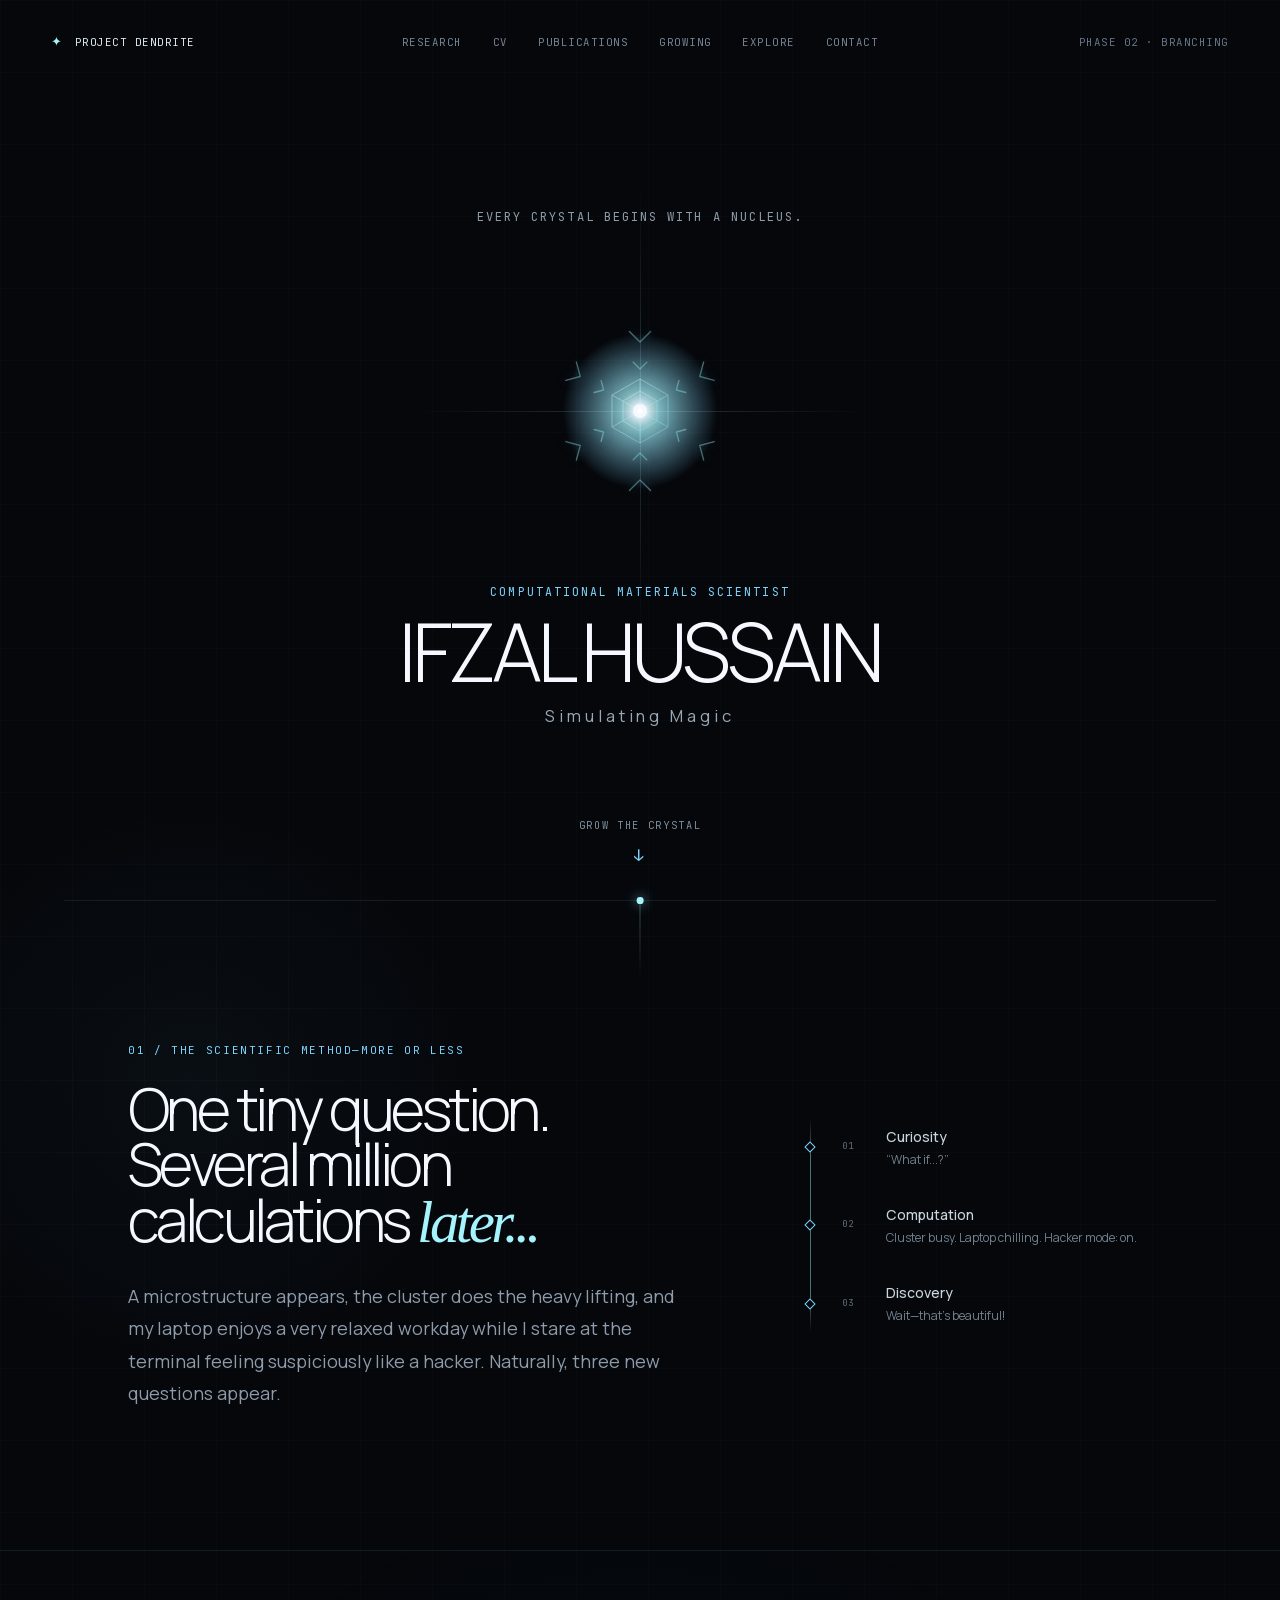
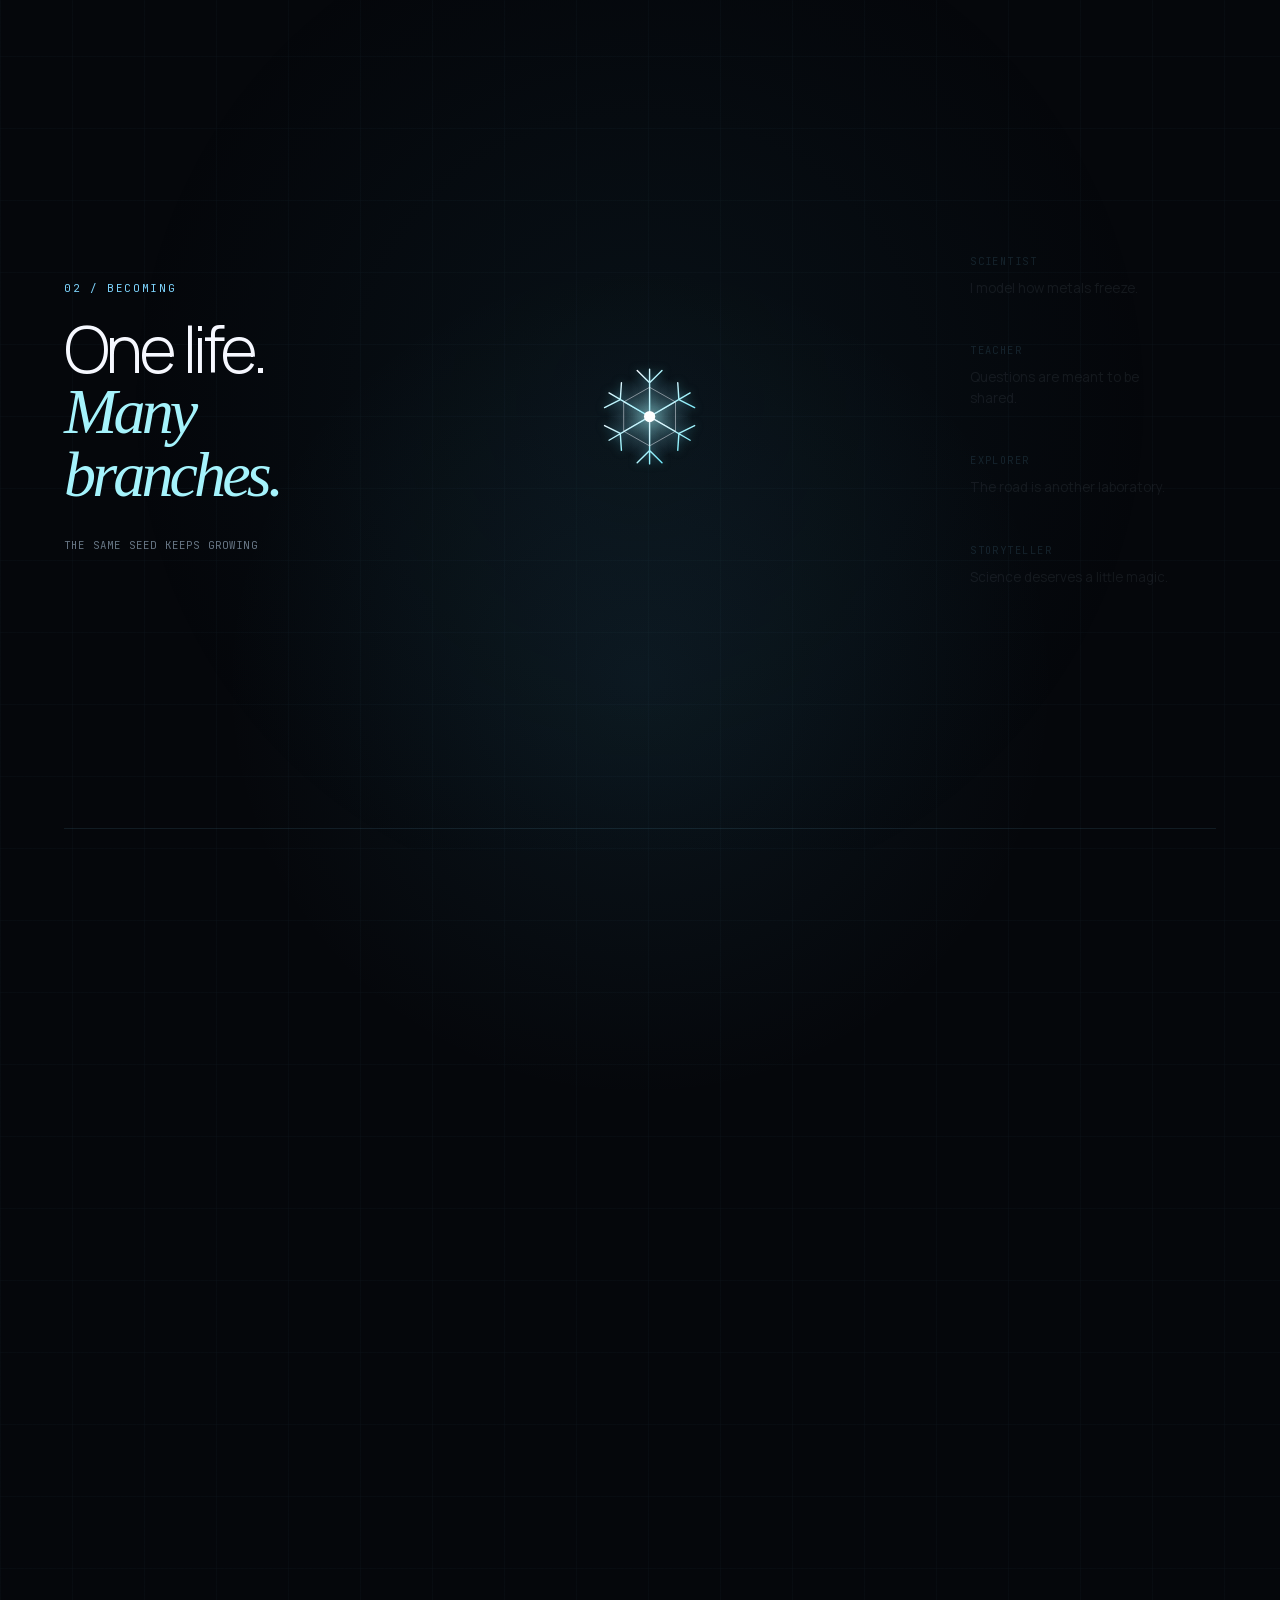
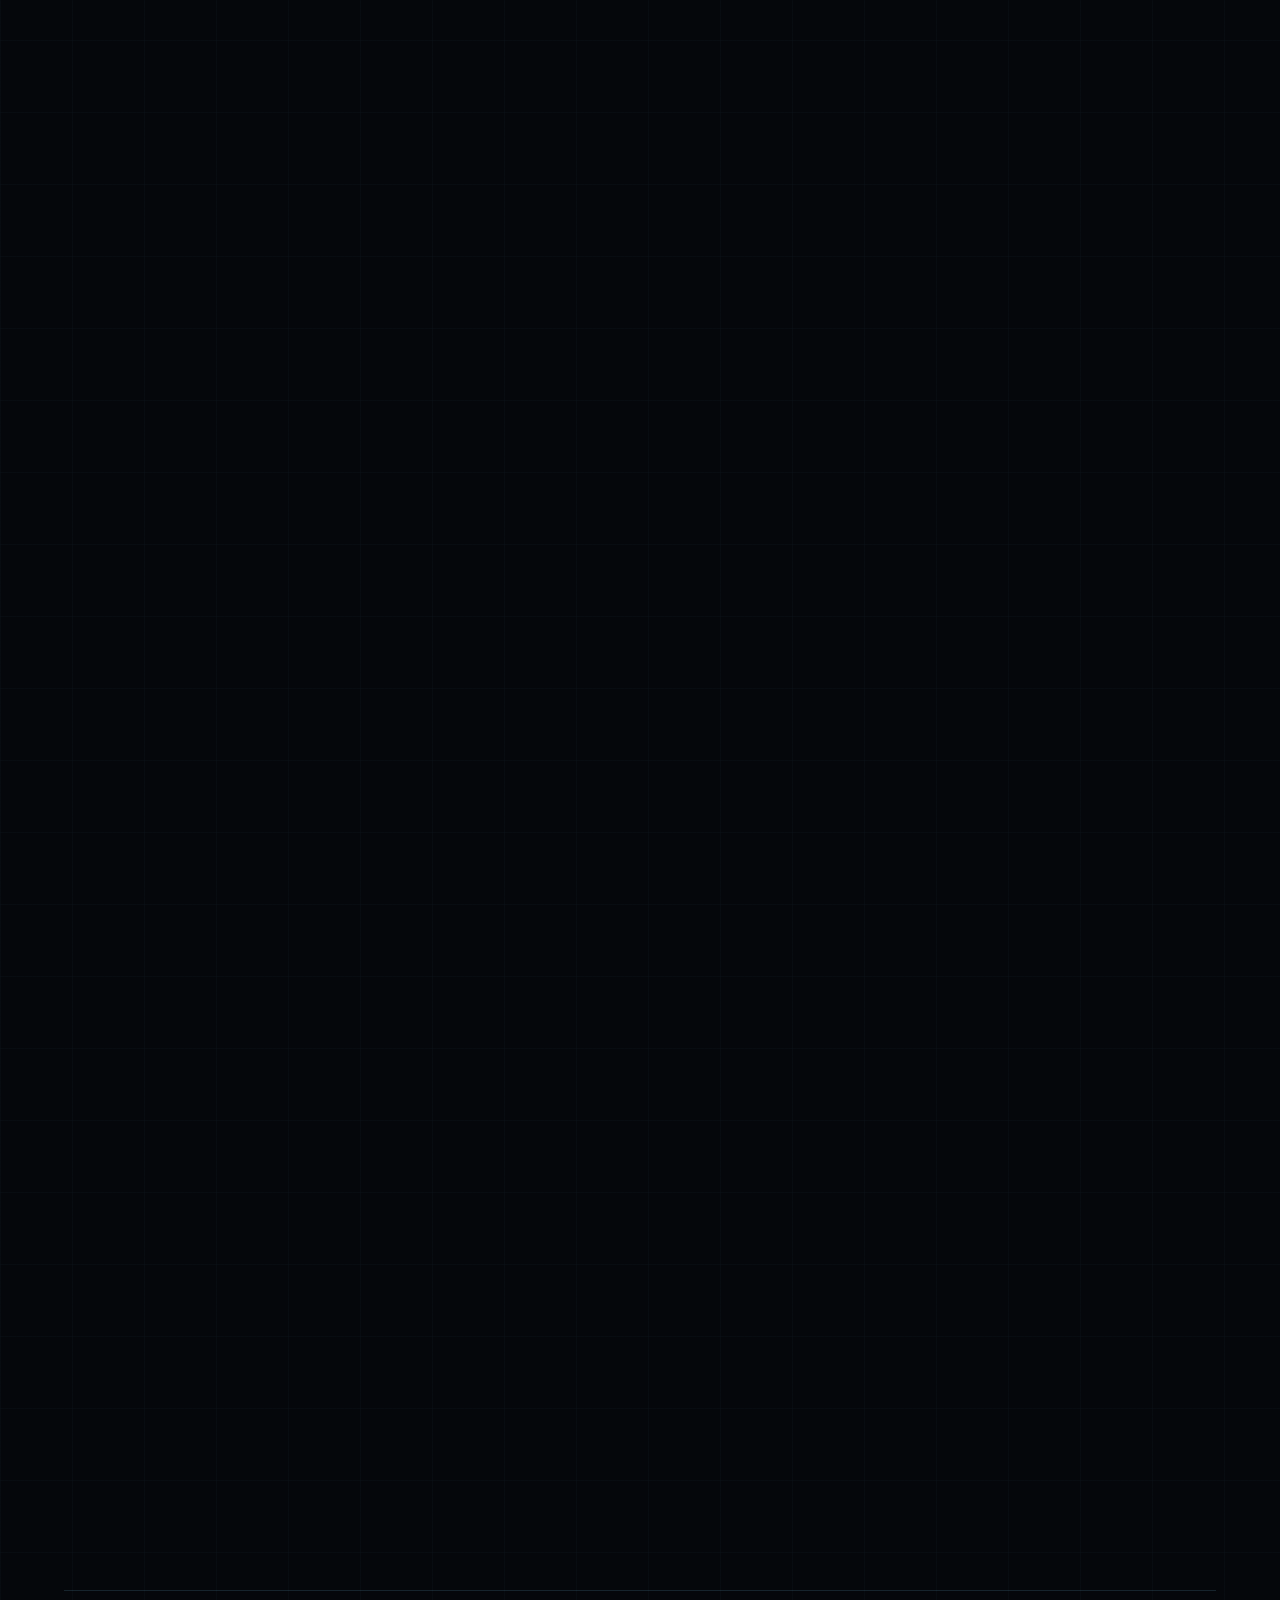
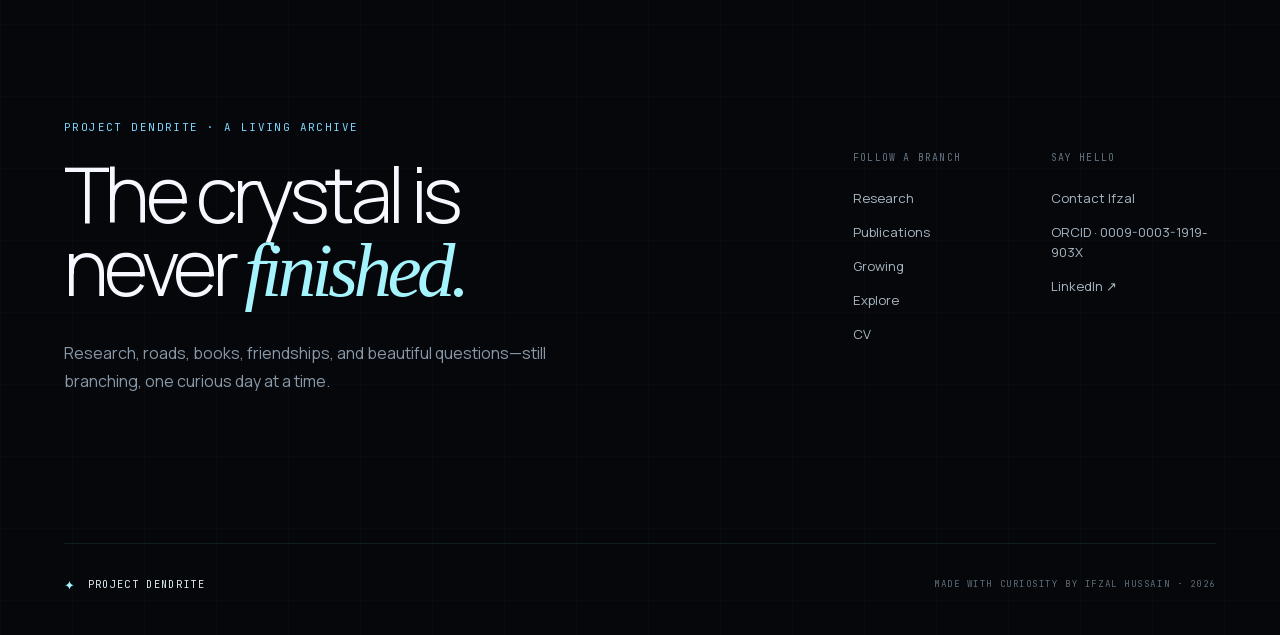
<file: index.html>
<!DOCTYPE html><html lang="en" data-scroll-behavior="smooth" class="manrope_5285890a-module__0sAlGq__variable jetbrains_mono_e6129a51-module__UWGkRa__variable h-full antialiased"><head><meta charSet="utf-8"/><meta name="viewport" content="width=device-width, initial-scale=1"/><link rel="preload" href="/_next/static/media/70bc3e132a0a741e-s.p.3t6q91iet4nsy.woff2" as="font" crossorigin="" type="font/woff2"/><link rel="preload" href="/_next/static/media/a343f882a40d2cc9-s.p.1sj6eobyi31rd.woff2" as="font" crossorigin="" type="font/woff2"/><link rel="stylesheet" href="/_next/static/chunks/307wwhi88mes-.css" data-precedence="next"/><link rel="preload" as="script" fetchPriority="low" href="/_next/static/chunks/0iq1i69206cyl.js"/><script src="/_next/static/chunks/3ajz_k1jdii39.js" async=""></script><script src="/_next/static/chunks/0iec5q4ack_04.js" async=""></script><script src="/_next/static/chunks/turbopack-0daykj78xy7ee.js" async=""></script><script src="/_next/static/chunks/05-c3ty_6dwfk.js" async=""></script><script src="/_next/static/chunks/14mrh2-p_w84d.js" async=""></script><script src="/_next/static/chunks/06we0ix7f_ewr.js" async=""></script><meta name="next-size-adjust" content=""/><title>Ifzal Hussain | Simulating Magic</title><meta name="description" content="The living portfolio of Ifzal Hussain, computational materials scientist, researcher, and lifelong learner."/><meta name="application-name" content="Project Dendrite"/><meta name="author" content="Ifzal Hussain"/><link rel="manifest" href="/manifest.webmanifest"/><meta name="keywords" content="Ifzal Hussain,computational materials science,solidification modelling,equiaxed grain growth,scientific computing"/><meta name="creator" content="Ifzal Hussain"/><meta property="og:title" content="Ifzal Hussain | Simulating Magic"/><meta property="og:description" content="Research, curiosity, travel, and growth in the living portfolio of computational materials scientist Ifzal Hussain."/><meta property="og:site_name" content="Project Dendrite"/><meta property="og:type" content="website"/><meta name="twitter:card" content="summary"/><meta name="twitter:title" content="Ifzal Hussain | Simulating Magic"/><meta name="twitter:description" content="A living portfolio of computational materials science, curiosity, and growth."/><link rel="icon" href="/icon.svg?icon.29_fpfyf3gnd_.svg" sizes="any" type="image/svg+xml"/><script src="/_next/static/chunks/0cz1d0mv5g_q7.js" noModule=""></script></head><body><div hidden=""><!--$--><!--/$--></div><a class="skip-link" href="#main-content">Skip to content</a><main class="home-shell" id="main-content"><div class="atmosphere" aria-hidden="true"></div><header class="site-header site-header-home"><a class="wordmark" aria-label="Project Dendrite home" href="/"><span class="wordmark-mark" aria-hidden="true">✦</span><span>Project Dendrite</span></a><nav class="site-nav" aria-label="Primary navigation"><a href="/research/">Research</a><a href="/cv/">CV</a><a href="/publications/">Publications</a><a href="/growing/">Growing</a><a href="/explorer/">Explore</a><a href="/contact/">Contact</a></nav><span class="phase-label">Phase 02 · Branching</span></header><section id="top" class="hero" aria-labelledby="hero-title"><p class="eyebrow">Every crystal begins with a nucleus.</p><div class="crystal-stage"><svg class="crystal-seed" viewBox="0 0 320 320" role="img" aria-labelledby="crystal-title crystal-description" style="--seed-progress:0"><title id="crystal-title">A growing crystal seed</title><desc id="crystal-description">A precise hexagonal lattice begins growing into an organic ice dendrite as the page scrolls.</desc><defs><radialGradient id="core-glow" cx="50%" cy="50%" r="50%"><stop offset="0%" stop-color="#f6f8ff" stop-opacity="1"></stop><stop offset="28%" stop-color="#a5f3fc" stop-opacity="0.7"></stop><stop offset="100%" stop-color="#7dd3fc" stop-opacity="0"></stop></radialGradient><linearGradient id="ice-line" x1="0" y1="0" x2="1" y2="1"><stop offset="0%" stop-color="#f6f8ff"></stop><stop offset="58%" stop-color="#a5f3fc"></stop><stop offset="100%" stop-color="#6ee7f9"></stop></linearGradient><filter id="soft-glow" x="-80%" y="-80%" width="260%" height="260%"><feGaussianBlur stdDeviation="5" result="blur"></feGaussianBlur><feMerge><feMergeNode in="blur"></feMergeNode><feMergeNode in="SourceGraphic"></feMergeNode></feMerge></filter></defs><circle class="crystal-halo" cx="160" cy="160" r="72" fill="url(#core-glow)"></circle><g class="crystal-orbit" fill="none" stroke="currentColor" style="opacity:0.14"><circle cx="160" cy="160" r="86" stroke-dasharray="1 12"></circle><circle cx="160" cy="160" r="57" stroke-dasharray="2 9"></circle></g><g class="crystal-branches" fill="none" stroke="url(#ice-line)" stroke-linecap="round"><g transform="rotate(0 160 160)" style="opacity:0.18"><path class="seed-draw" d="M160 160V67" pathLength="1" style="stroke-dashoffset:1"></path><path class="seed-draw" d="M160 91l-20-20M160 91l20-20" pathLength="1" style="stroke-dashoffset:1"></path><path class="seed-draw" d="M160 118l-13-13M160 118l13-13" pathLength="1" style="stroke-dashoffset:1"></path></g><g transform="rotate(60 160 160)" style="opacity:0.18"><path class="seed-draw" d="M160 160V67" pathLength="1" style="stroke-dashoffset:1"></path><path class="seed-draw" d="M160 91l-20-20M160 91l20-20" pathLength="1" style="stroke-dashoffset:1"></path><path class="seed-draw" d="M160 118l-13-13M160 118l13-13" pathLength="1" style="stroke-dashoffset:1"></path></g><g transform="rotate(120 160 160)" style="opacity:0.18"><path class="seed-draw" d="M160 160V67" pathLength="1" style="stroke-dashoffset:1"></path><path class="seed-draw" d="M160 91l-20-20M160 91l20-20" pathLength="1" style="stroke-dashoffset:1"></path><path class="seed-draw" d="M160 118l-13-13M160 118l13-13" pathLength="1" style="stroke-dashoffset:1"></path></g><g transform="rotate(180 160 160)" style="opacity:0.18"><path class="seed-draw" d="M160 160V67" pathLength="1" style="stroke-dashoffset:1"></path><path class="seed-draw" d="M160 91l-20-20M160 91l20-20" pathLength="1" style="stroke-dashoffset:1"></path><path class="seed-draw" d="M160 118l-13-13M160 118l13-13" pathLength="1" style="stroke-dashoffset:1"></path></g><g transform="rotate(240 160 160)" style="opacity:0.18"><path class="seed-draw" d="M160 160V67" pathLength="1" style="stroke-dashoffset:1"></path><path class="seed-draw" d="M160 91l-20-20M160 91l20-20" pathLength="1" style="stroke-dashoffset:1"></path><path class="seed-draw" d="M160 118l-13-13M160 118l13-13" pathLength="1" style="stroke-dashoffset:1"></path></g><g transform="rotate(300 160 160)" style="opacity:0.18"><path class="seed-draw" d="M160 160V67" pathLength="1" style="stroke-dashoffset:1"></path><path class="seed-draw" d="M160 91l-20-20M160 91l20-20" pathLength="1" style="stroke-dashoffset:1"></path><path class="seed-draw" d="M160 118l-13-13M160 118l13-13" pathLength="1" style="stroke-dashoffset:1"></path></g></g><g class="crystal-lattice" fill="none" stroke="url(#ice-line)" style="opacity:0.38"><path d="M160 128l28 16v32l-28 16-28-16v-32z"></path><path d="M160 140l17 10v20l-17 10-17-10v-20z"></path><path d="M160 128v64M132 144l56 32M188 144l-56 32"></path></g><circle class="crystal-core" cx="160" cy="160" r="7" fill="#f6f8ff" filter="url(#soft-glow)"></circle><circle cx="160" cy="160" r="2.5" fill="#ffffff"></circle></svg></div><div class="identity"><p class="identity-kicker">Computational Materials Scientist</p><h1 id="hero-title">Ifzal Hussain</h1><p class="tagline">Simulating Magic</p></div><a class="grow-prompt" href="#manifesto"><span>Grow the crystal</span><span class="grow-arrow" aria-hidden="true">↓</span></a></section><section id="manifesto" class="manifesto" aria-labelledby="manifesto-title"><div class="manifesto-copy"><p class="section-index">01 / The scientific method—more or less</p><h2 id="manifesto-title">One tiny question. Several million calculations <em>later...</em></h2><p>A microstructure appears, the cluster does the heavy lifting, and my laptop enjoys a very relaxed workday while I stare at the terminal feeling suspiciously like a hacker. Naturally, three new questions appear.</p></div><ol class="manifesto-thread" aria-label="The scientific method, more or less"><li><span>01</span><div><strong>Curiosity</strong><small>“What if...?”</small></div></li><li><span>02</span><div><strong>Computation</strong><small>Cluster busy. Laptop chilling. Hacker mode: on.</small></div></li><li><span>03</span><div><strong>Discovery</strong><small>Wait—that&#x27;s beautiful!</small></div></li></ol></section><section class="growth-journey" aria-labelledby="growth-title"><div class="growth-sticky"><div class="growth-copy"><p class="section-index">02 / Becoming</p><h2 id="growth-title">One life.<br/><em>Many branches.</em></h2><p class="growth-instruction">The same seed keeps growing</p></div><div class="growth-visual"><svg class="growth-svg" viewBox="0 0 500 500" role="img" aria-label="A crystal growing as the page scrolls"><defs><linearGradient id="growth-ice" x1="0" y1="0" x2="1" y2="1"><stop offset="0" stop-color="#f6f8ff"></stop><stop offset="0.58" stop-color="#a5f3fc"></stop><stop offset="1" stop-color="#6ee7f9"></stop></linearGradient><radialGradient id="growth-core" cx="50%" cy="50%" r="50%"><stop offset="0" stop-color="#ffffff"></stop><stop offset="0.24" stop-color="#a5f3fc" stop-opacity="0.9"></stop><stop offset="1" stop-color="#7dd3fc" stop-opacity="0"></stop></radialGradient></defs><circle class="growth-halo" cx="250" cy="250" r="38" fill="url(#growth-core)"></circle><g class="growth-seed" fill="none" stroke="url(#growth-ice)" stroke-linecap="round"><path d="M250 250 L250 208 M250 220 L239 209 M250 220 L261 209"></path><path d="M250 250 L286 229 M276 235 L275 220 M276 235 L290 242"></path><path d="M250 250 L286 271 M276 265 L290 258 M276 265 L275 280"></path><path d="M250 250 L250 292 M250 280 L261 291 M250 280 L239 291"></path><path d="M250 250 L214 271 M224 265 L225 280 M224 265 L210 258"></path><path d="M250 250 L214 229 M224 235 L210 242 M224 235 L225 220"></path></g><g class="growth-lines"><path d="M250 208 L250 72" pathLength="1" style="stroke-dashoffset:1"></path><path d="M286 229 L404 161" pathLength="1" style="stroke-dashoffset:1"></path><path d="M286 271 L404 339" pathLength="1" style="stroke-dashoffset:1"></path><path d="M250 292 L250 428" pathLength="1" style="stroke-dashoffset:1"></path><path d="M214 271 L96 339" pathLength="1" style="stroke-dashoffset:1"></path><path d="M214 229 L96 161" pathLength="1" style="stroke-dashoffset:1"></path><path class="growth-twigs" d="M250 122 L220 94 M250 122 L280 94 M250 166 L230 147 M250 166 L270 147" pathLength="1" style="stroke-dashoffset:1"></path><path class="growth-twigs" d="M360 186 L362 146 M360 186 L397 203 M322 208 L324 180 M322 208 L348 220" pathLength="1" style="stroke-dashoffset:1"></path><path class="growth-twigs" d="M360 314 L397 297 M360 314 L362 354 M322 292 L348 280 M322 292 L324 320" pathLength="1" style="stroke-dashoffset:1"></path><path class="growth-twigs" d="M250 378 L280 406 M250 378 L220 406 M250 334 L270 353 M250 334 L230 353" pathLength="1" style="stroke-dashoffset:1"></path><path class="growth-twigs" d="M140 314 L138 354 M140 314 L103 297 M178 292 L176 320 M178 292 L152 280" pathLength="1" style="stroke-dashoffset:1"></path><path class="growth-twigs" d="M140 186 L103 203 M140 186 L138 146 M178 208 L152 220 M178 208 L176 180" pathLength="1" style="stroke-dashoffset:1"></path></g><g class="growth-lattice" style="opacity:0.72"><path d="M250 224l23 13v26l-23 13-23-13v-26z"></path><path d="M250 224v52M227 237l46 26M273 237l-46 26"></path></g><circle class="growth-nucleus" cx="250" cy="250" r="5"></circle></svg><div class="branch-links"><a class="branch-link branch-top" href="/publications/">Publications</a><a class="branch-link branch-right" href="/research/">Research</a><a class="branch-link branch-bottom" href="/growing/">Growing</a><a class="branch-link branch-left" href="/explorer/">Explore</a></div></div><div class="growth-reveals" aria-live="polite"><div class=""><span>Scientist</span><p>I model how metals freeze.</p></div><div class=""><span>Teacher</span><p>Questions are meant to be shared.</p></div><div class=""><span>Explorer</span><p>The road is another laboratory.</p></div><div class=""><span>Storyteller</span><p>Science deserves a little magic.</p></div></div><div class="growth-meter" aria-hidden="true"><span style="transform:scaleX(0)"></span></div></div></section><footer class="site-footer"><div class="footer-intro"><p class="content-label">Project Dendrite · A living archive</p><h2>The crystal is never <em>finished.</em></h2><p>Research, roads, books, friendships, and beautiful questions—still branching, one curious day at a time.</p></div><div class="footer-branches"><nav aria-label="Footer navigation"><span>Follow a branch</span><a href="/research/">Research</a><a href="/publications/">Publications</a><a href="/growing/">Growing</a><a href="/explorer/">Explore</a><a href="/cv/">CV</a></nav><div class="footer-connect"><span>Say hello</span><a href="/contact/">Contact Ifzal</a><a href="https://orcid.org/0009-0003-1919-903X" rel="noreferrer" target="_blank">ORCID · 0009-0003-1919-903X</a><a href="https://www.linkedin.com/in/erifzalhussain/" rel="noreferrer" target="_blank">LinkedIn ↗</a></div></div><div class="footer-signoff"><a class="wordmark" aria-label="Project Dendrite home" href="/"><span class="wordmark-mark" aria-hidden="true">✦</span><span>Project Dendrite</span></a><p>Made with curiosity by Ifzal Hussain · 2026</p></div></footer></main><!--$--><!--/$--><script src="/_next/static/chunks/0iq1i69206cyl.js" id="_R_" async=""></script><script>(self.__next_f=self.__next_f||[]).push([0])</script><script>self.__next_f.push([1,"1:\"$Sreact.fragment\"\n2:I[39756,[\"/_next/static/chunks/05-c3ty_6dwfk.js\",\"/_next/static/chunks/14mrh2-p_w84d.js\"],\"default\"]\n3:I[37457,[\"/_next/static/chunks/05-c3ty_6dwfk.js\",\"/_next/static/chunks/14mrh2-p_w84d.js\"],\"default\"]\n4:I[3020,[\"/_next/static/chunks/05-c3ty_6dwfk.js\",\"/_next/static/chunks/14mrh2-p_w84d.js\",\"/_next/static/chunks/06we0ix7f_ewr.js\"],\"SiteHeader\"]\n5:I[22016,[\"/_next/static/chunks/05-c3ty_6dwfk.js\",\"/_next/static/chunks/14mrh2-p_w84d.js\",\"/_next/static/chunks/06we0ix7f_ewr.js\"],\"\"]\n6:I[99643,[\"/_next/static/chunks/05-c3ty_6dwfk.js\",\"/_next/static/chunks/14mrh2-p_w84d.js\",\"/_next/static/chunks/06we0ix7f_ewr.js\"],\"CrystalSeed\"]\n7:I[85947,[\"/_next/static/chunks/05-c3ty_6dwfk.js\",\"/_next/static/chunks/14mrh2-p_w84d.js\",\"/_next/static/chunks/06we0ix7f_ewr.js\"],\"GrowingCrystal\"]\n11:I[68027,[\"/_next/static/chunks/05-c3ty_6dwfk.js\",\"/_next/static/chunks/14mrh2-p_w84d.js\"],\"default\",1]\n:HL[\"/_next/static/chunks/307wwhi88mes-.css\",\"style\"]\n:HL[\"/_next/static/media/70bc3e132a0a741e-s.p.3t6q91iet4nsy.woff2\",\"font\",{\"crossOrigin\":\"\",\"type\":\"font/woff2\"}]\n:HL[\"/_next/static/media/a343f882a40d2cc9-s.p.1sj6eobyi31rd.woff2\",\"font\",{\"crossOrigin\":\"\",\"type\":\"font/woff2\"}]\n"])</script><script>self.__next_f.push([1,"0:{\"P\":null,\"c\":[\"\",\"\"],\"q\":\"\",\"i\":false,\"f\":[[[\"\",{\"children\":[\"__PAGE__\",{}]},\"$undefined\",\"$undefined\",16],[[\"$\",\"$1\",\"c\",{\"children\":[[[\"$\",\"link\",\"0\",{\"rel\":\"stylesheet\",\"href\":\"/_next/static/chunks/307wwhi88mes-.css\",\"precedence\":\"next\",\"crossOrigin\":\"$undefined\",\"nonce\":\"$undefined\"}],[\"$\",\"script\",\"script-0\",{\"src\":\"/_next/static/chunks/05-c3ty_6dwfk.js\",\"async\":true,\"nonce\":\"$undefined\"}],[\"$\",\"script\",\"script-1\",{\"src\":\"/_next/static/chunks/14mrh2-p_w84d.js\",\"async\":true,\"nonce\":\"$undefined\"}]],[\"$\",\"html\",null,{\"lang\":\"en\",\"data-scroll-behavior\":\"smooth\",\"className\":\"manrope_5285890a-module__0sAlGq__variable jetbrains_mono_e6129a51-module__UWGkRa__variable h-full antialiased\",\"children\":[\"$\",\"body\",null,{\"children\":[[\"$\",\"a\",null,{\"className\":\"skip-link\",\"href\":\"#main-content\",\"children\":\"Skip to content\"}],[\"$\",\"$L2\",null,{\"parallelRouterKey\":\"children\",\"error\":\"$undefined\",\"errorStyles\":\"$undefined\",\"errorScripts\":\"$undefined\",\"template\":[\"$\",\"$L3\",null,{}],\"templateStyles\":\"$undefined\",\"templateScripts\":\"$undefined\",\"notFound\":[[\"$\",\"main\",null,{\"className\":\"inner-shell not-found-shell\",\"id\":\"main-content\",\"children\":[[\"$\",\"div\",null,{\"className\":\"atmosphere\",\"aria-hidden\":\"true\"}],[\"$\",\"$L4\",null,{}],[\"$\",\"section\",null,{\"className\":\"not-found-content\",\"children\":[[\"$\",\"p\",null,{\"className\":\"section-index\",\"children\":\"404 / Lost branch\"}],[\"$\",\"h1\",null,{\"children\":[\"This crystal never \",[\"$\",\"em\",null,{\"children\":\"grew.\"}]]}],[\"$\",\"p\",null,{\"children\":\"Either the link wandered off, or this branch is still waiting for its nucleus. Let's return to familiar territory.\"}],[\"$\",\"$L5\",null,{\"className\":\"text-link\",\"href\":\"/\",\"children\":[\"Return to the nucleus \",[\"$\",\"span\",null,{\"aria-hidden\":\"true\",\"children\":\"↗\"}]]}]]}]]}],[]],\"forbidden\":\"$undefined\",\"unauthorized\":\"$undefined\"}]]}]}]]}],{\"children\":[[\"$\",\"$1\",\"c\",{\"children\":[[\"$\",\"main\",null,{\"className\":\"home-shell\",\"id\":\"main-content\",\"children\":[[\"$\",\"div\",null,{\"className\":\"atmosphere\",\"aria-hidden\":\"true\"}],[\"$\",\"$L4\",null,{\"home\":true}],[\"$\",\"section\",null,{\"id\":\"top\",\"className\":\"hero\",\"aria-labelledby\":\"hero-title\",\"children\":[[\"$\",\"p\",null,{\"className\":\"eyebrow\",\"children\":\"Every crystal begins with a nucleus.\"}],[\"$\",\"div\",null,{\"className\":\"crystal-stage\",\"children\":[\"$\",\"$L6\",null,{}]}],[\"$\",\"div\",null,{\"className\":\"identity\",\"children\":[[\"$\",\"p\",null,{\"className\":\"identity-kicker\",\"children\":\"Computational Materials Scientist\"}],[\"$\",\"h1\",null,{\"id\":\"hero-title\",\"children\":\"Ifzal Hussain\"}],[\"$\",\"p\",null,{\"className\":\"tagline\",\"children\":\"Simulating Magic\"}]]}],[\"$\",\"a\",null,{\"className\":\"grow-prompt\",\"href\":\"#manifesto\",\"children\":[[\"$\",\"span\",null,{\"children\":\"Grow the crystal\"}],[\"$\",\"span\",null,{\"className\":\"grow-arrow\",\"aria-hidden\":\"true\",\"children\":\"↓\"}]]}]]}],[\"$\",\"section\",null,{\"id\":\"manifesto\",\"className\":\"manifesto\",\"aria-labelledby\":\"manifesto-title\",\"children\":[[\"$\",\"div\",null,{\"className\":\"manifesto-copy\",\"children\":[[\"$\",\"p\",null,{\"className\":\"section-index\",\"children\":\"01 / The scientific method—more or less\"}],[\"$\",\"h2\",null,{\"id\":\"manifesto-title\",\"children\":[\"One tiny question. Several million calculations \",[\"$\",\"em\",null,{\"children\":\"later...\"}]]}],[\"$\",\"p\",null,{\"children\":\"A microstructure appears, the cluster does the heavy lifting, and my laptop enjoys a very relaxed workday while I stare at the terminal feeling suspiciously like a hacker. Naturally, three new questions appear.\"}]]}],[\"$\",\"ol\",null,{\"className\":\"manifesto-thread\",\"aria-label\":\"The scientific method, more or less\",\"children\":[[\"$\",\"li\",null,{\"children\":[[\"$\",\"span\",null,{\"children\":\"01\"}],[\"$\",\"div\",null,{\"children\":[[\"$\",\"strong\",null,{\"children\":\"Curiosity\"}],[\"$\",\"small\",null,{\"children\":\"“What if...?”\"}]]}]]}],[\"$\",\"li\",null,{\"children\":[[\"$\",\"span\",null,{\"children\":\"02\"}],[\"$\",\"div\",null,{\"children\":[[\"$\",\"strong\",null,{\"children\":\"Computation\"}],[\"$\",\"small\",null,{\"children\":\"Cluster busy. Laptop chilling. Hacker mode: on.\"}]]}]]}],[\"$\",\"li\",null,{\"children\":[[\"$\",\"span\",null,{\"children\":\"03\"}],[\"$\",\"div\",null,{\"children\":[[\"$\",\"strong\",null,{\"children\":\"Discovery\"}],[\"$\",\"small\",null,{\"children\":\"Wait—that's beautiful!\"}]]}]]}]]}]]}],[\"$\",\"$L7\",null,{}],[\"$\",\"footer\",null,{\"className\":\"site-footer\",\"children\":[[\"$\",\"div\",null,{\"className\":\"footer-intro\",\"children\":[[\"$\",\"p\",null,{\"className\":\"content-label\",\"children\":\"Project Dendrite · A living archive\"}],[\"$\",\"h2\",null,{\"children\":[\"The crystal is never \",[\"$\",\"em\",null,{\"children\":\"finished.\"}]]}],[\"$\",\"p\",null,{\"children\":\"Research, roads, books, friendships, and beautiful questions—still branching, one curious day at a time.\"}]]}],[\"$\",\"div\",null,{\"className\":\"footer-branches\",\"children\":[[\"$\",\"nav\",null,{\"aria-label\":\"Footer navigation\",\"children\":[[\"$\",\"span\",null,{\"children\":\"Follow a branch\"}],[[\"$\",\"$L5\",\"/research\",{\"href\":\"/research\",\"children\":\"Research\"}],\"$L8\",\"$L9\",\"$La\",\"$Lb\"]]}],\"$Lc\"]}],\"$Ld\"]}]]}],[\"$Le\"],\"$Lf\"]}],{},null,false,null]},null,false,null],\"$L10\",false]],\"m\":\"$undefined\",\"G\":[\"$11\",[\"$L12\"]],\"S\":true,\"h\":null,\"s\":\"$undefined\",\"l\":\"$undefined\",\"p\":\"$undefined\",\"d\":\"$undefined\",\"b\":\"zQbK2iukwmXOCDuxRXQ4C\"}\n"])</script><script>self.__next_f.push([1,"13:I[97367,[\"/_next/static/chunks/05-c3ty_6dwfk.js\",\"/_next/static/chunks/14mrh2-p_w84d.js\"],\"OutletBoundary\"]\n14:\"$Sreact.suspense\"\n16:I[97367,[\"/_next/static/chunks/05-c3ty_6dwfk.js\",\"/_next/static/chunks/14mrh2-p_w84d.js\"],\"ViewportBoundary\"]\n18:I[97367,[\"/_next/static/chunks/05-c3ty_6dwfk.js\",\"/_next/static/chunks/14mrh2-p_w84d.js\"],\"MetadataBoundary\"]\n8:[\"$\",\"$L5\",\"/publications\",{\"href\":\"/publications\",\"children\":\"Publications\"}]\n9:[\"$\",\"$L5\",\"/growing\",{\"href\":\"/growing\",\"children\":\"Growing\"}]\na:[\"$\",\"$L5\",\"/explorer\",{\"href\":\"/explorer\",\"children\":\"Explore\"}]\nb:[\"$\",\"$L5\",\"/cv\",{\"href\":\"/cv\",\"children\":\"CV\"}]\nc:[\"$\",\"div\",null,{\"className\":\"footer-connect\",\"children\":[[\"$\",\"span\",null,{\"children\":\"Say hello\"}],[\"$\",\"$L5\",null,{\"href\":\"/contact\",\"children\":\"Contact Ifzal\"}],[\"$\",\"a\",null,{\"href\":\"https://orcid.org/0009-0003-1919-903X\",\"rel\":\"noreferrer\",\"target\":\"_blank\",\"children\":\"ORCID · 0009-0003-1919-903X\"}],[\"$\",\"a\",null,{\"href\":\"https://www.linkedin.com/in/erifzalhussain/\",\"rel\":\"noreferrer\",\"target\":\"_blank\",\"children\":\"LinkedIn ↗\"}]]}]\nd:[\"$\",\"div\",null,{\"className\":\"footer-signoff\",\"children\":[[\"$\",\"$L5\",null,{\"className\":\"wordmark\",\"href\":\"/\",\"aria-label\":\"Project Dendrite home\",\"children\":[[\"$\",\"span\",null,{\"className\":\"wordmark-mark\",\"aria-hidden\":\"true\",\"children\":\"✦\"}],[\"$\",\"span\",null,{\"children\":\"Project Dendrite\"}]]}],[\"$\",\"p\",null,{\"children\":\"Made with curiosity by Ifzal Hussain · 2026\"}]]}]\ne:[\"$\",\"script\",\"script-0\",{\"src\":\"/_next/static/chunks/06we0ix7f_ewr.js\",\"async\":true,\"nonce\":\"$undefined\"}]\nf:[\"$\",\"$L13\",null,{\"children\":[\"$\",\"$14\",null,{\"name\":\"Next.MetadataOutlet\",\"children\":\"$@15\"}]}]\n10:[\"$\",\"$1\",\"h\",{\"children\":[null,[\"$\",\"$L16\",null,{\"children\":\"$L17\"}],[\"$\",\"div\",null,{\"hidden\":true,\"children\":[\"$\",\"$L18\",null,{\"children\":[\"$\",\"$14\",null,{\"name\":\"Next.Metadata\",\"children\":\"$L19\"}]}]}],[\"$\",\"meta\",null,{\"name\":\"next-size-adjust\",\"content\":\"\"}]]}]\n12:[\"$\",\"link\",\"0\",{\"rel\":\"stylesheet\",\"href\":\"/_next/static/chunks/307wwhi88mes-.css\",\"precedence\":\"next\",\"crossOrigin\":\"$undefined\",\"nonce\":\"$undefined\"}]\n"])</script><script>self.__next_f.push([1,"17:[[\"$\",\"meta\",\"0\",{\"charSet\":\"utf-8\"}],[\"$\",\"meta\",\"1\",{\"name\":\"viewport\",\"content\":\"width=device-width, initial-scale=1\"}]]\n"])</script><script>self.__next_f.push([1,"1a:I[27201,[\"/_next/static/chunks/05-c3ty_6dwfk.js\",\"/_next/static/chunks/14mrh2-p_w84d.js\"],\"IconMark\"]\n15:null\n"])</script><script>self.__next_f.push([1,"19:[[\"$\",\"title\",\"0\",{\"children\":\"Ifzal Hussain | Simulating Magic\"}],[\"$\",\"meta\",\"1\",{\"name\":\"description\",\"content\":\"The living portfolio of Ifzal Hussain, computational materials scientist, researcher, and lifelong learner.\"}],[\"$\",\"meta\",\"2\",{\"name\":\"application-name\",\"content\":\"Project Dendrite\"}],[\"$\",\"meta\",\"3\",{\"name\":\"author\",\"content\":\"Ifzal Hussain\"}],[\"$\",\"link\",\"4\",{\"rel\":\"manifest\",\"href\":\"/manifest.webmanifest\",\"crossOrigin\":\"$undefined\"}],[\"$\",\"meta\",\"5\",{\"name\":\"keywords\",\"content\":\"Ifzal Hussain,computational materials science,solidification modelling,equiaxed grain growth,scientific computing\"}],[\"$\",\"meta\",\"6\",{\"name\":\"creator\",\"content\":\"Ifzal Hussain\"}],[\"$\",\"meta\",\"7\",{\"property\":\"og:title\",\"content\":\"Ifzal Hussain | Simulating Magic\"}],[\"$\",\"meta\",\"8\",{\"property\":\"og:description\",\"content\":\"Research, curiosity, travel, and growth in the living portfolio of computational materials scientist Ifzal Hussain.\"}],[\"$\",\"meta\",\"9\",{\"property\":\"og:site_name\",\"content\":\"Project Dendrite\"}],[\"$\",\"meta\",\"10\",{\"property\":\"og:type\",\"content\":\"website\"}],[\"$\",\"meta\",\"11\",{\"name\":\"twitter:card\",\"content\":\"summary\"}],[\"$\",\"meta\",\"12\",{\"name\":\"twitter:title\",\"content\":\"Ifzal Hussain | Simulating Magic\"}],[\"$\",\"meta\",\"13\",{\"name\":\"twitter:description\",\"content\":\"A living portfolio of computational materials science, curiosity, and growth.\"}],[\"$\",\"link\",\"14\",{\"rel\":\"icon\",\"href\":\"/icon.svg?icon.29_fpfyf3gnd_.svg\",\"sizes\":\"any\",\"type\":\"image/svg+xml\"}],[\"$\",\"$L1a\",\"15\",{}]]\n"])</script></body></html>
</file>
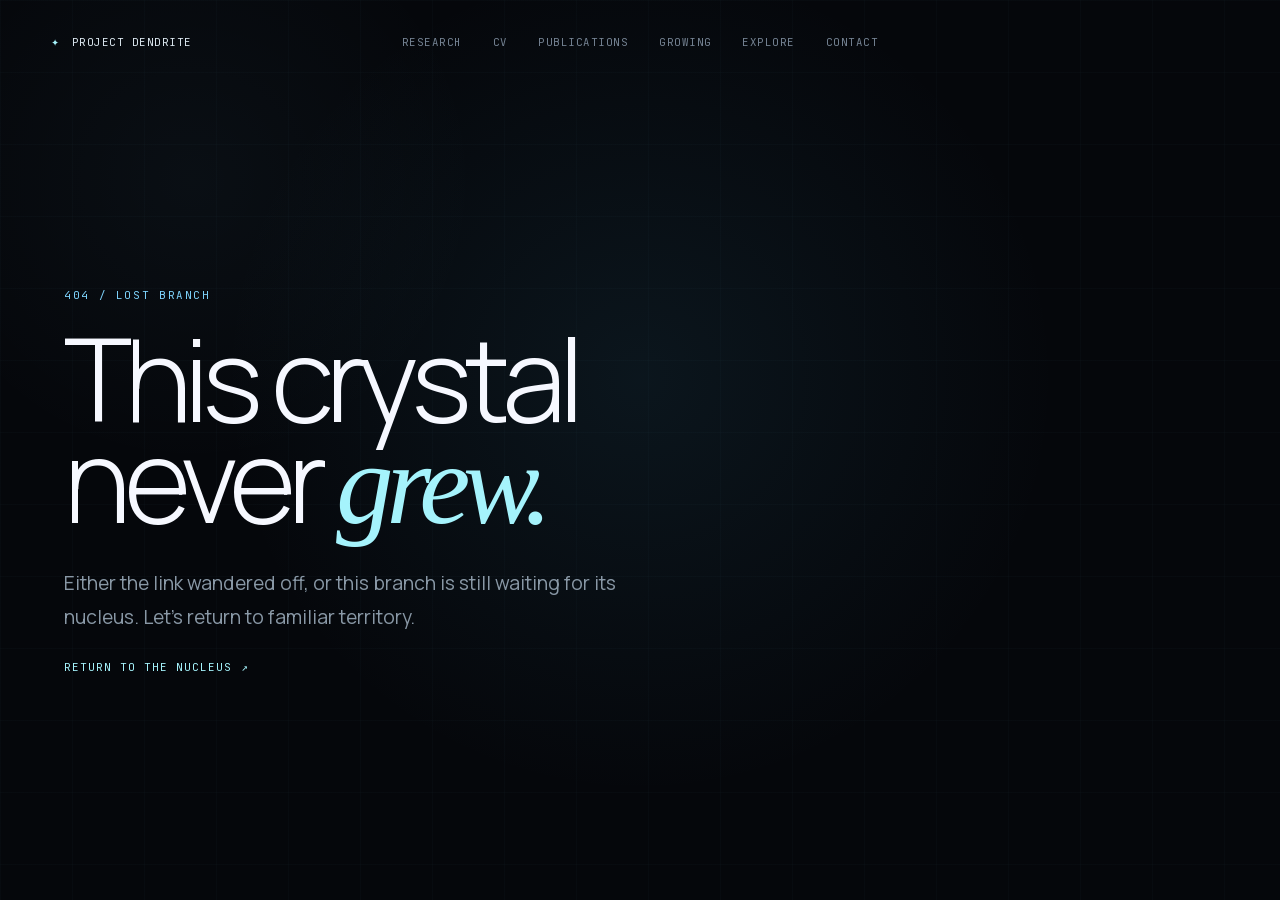
<file: 404/index.html>
<!DOCTYPE html><html lang="en" data-scroll-behavior="smooth" class="manrope_5285890a-module__0sAlGq__variable jetbrains_mono_e6129a51-module__UWGkRa__variable h-full antialiased"><head><meta charSet="utf-8"/><meta name="viewport" content="width=device-width, initial-scale=1"/><link rel="stylesheet" href="/_next/static/chunks/307wwhi88mes-.css" data-precedence="next"/><link rel="preload" as="script" fetchPriority="low" href="/_next/static/chunks/0iq1i69206cyl.js"/><script src="/_next/static/chunks/3ajz_k1jdii39.js" async=""></script><script src="/_next/static/chunks/0iec5q4ack_04.js" async=""></script><script src="/_next/static/chunks/turbopack-0daykj78xy7ee.js" async=""></script><script src="/_next/static/chunks/05-c3ty_6dwfk.js" async=""></script><script src="/_next/static/chunks/14mrh2-p_w84d.js" async=""></script><script src="/_next/static/chunks/2-gk0ekbneyay.js" async=""></script><meta name="robots" content="noindex"/><meta name="next-size-adjust" content=""/><title>Ifzal Hussain | Simulating Magic</title><meta name="description" content="The living portfolio of Ifzal Hussain, computational materials scientist, researcher, and lifelong learner."/><meta name="application-name" content="Project Dendrite"/><meta name="author" content="Ifzal Hussain"/><link rel="manifest" href="/manifest.webmanifest"/><meta name="keywords" content="Ifzal Hussain,computational materials science,solidification modelling,equiaxed grain growth,scientific computing"/><meta name="creator" content="Ifzal Hussain"/><meta property="og:title" content="Ifzal Hussain | Simulating Magic"/><meta property="og:description" content="Research, curiosity, travel, and growth in the living portfolio of computational materials scientist Ifzal Hussain."/><meta property="og:site_name" content="Project Dendrite"/><meta property="og:type" content="website"/><meta name="twitter:card" content="summary"/><meta name="twitter:title" content="Ifzal Hussain | Simulating Magic"/><meta name="twitter:description" content="A living portfolio of computational materials science, curiosity, and growth."/><link rel="icon" href="/icon.svg?icon.29_fpfyf3gnd_.svg" sizes="any" type="image/svg+xml"/><script src="/_next/static/chunks/0cz1d0mv5g_q7.js" noModule=""></script></head><body><div hidden=""><!--$--><!--/$--></div><a class="skip-link" href="#main-content">Skip to content</a><main class="inner-shell not-found-shell" id="main-content"><div class="atmosphere" aria-hidden="true"></div><header class="site-header"><a class="wordmark" aria-label="Project Dendrite home" href="/"><span class="wordmark-mark" aria-hidden="true">✦</span><span>Project Dendrite</span></a><nav class="site-nav" aria-label="Primary navigation"><a href="/research/">Research</a><a href="/cv/">CV</a><a href="/publications/">Publications</a><a href="/growing/">Growing</a><a href="/explorer/">Explore</a><a href="/contact/">Contact</a></nav></header><section class="not-found-content"><p class="section-index">404 / Lost branch</p><h1>This crystal never <em>grew.</em></h1><p>Either the link wandered off, or this branch is still waiting for its nucleus. Let&#x27;s return to familiar territory.</p><a class="text-link" href="/">Return to the nucleus <span aria-hidden="true">↗</span></a></section></main><!--$--><!--/$--><script src="/_next/static/chunks/0iq1i69206cyl.js" id="_R_" async=""></script><script>(self.__next_f=self.__next_f||[]).push([0])</script><script>self.__next_f.push([1,"1:\"$Sreact.fragment\"\n2:I[39756,[\"/_next/static/chunks/05-c3ty_6dwfk.js\",\"/_next/static/chunks/14mrh2-p_w84d.js\"],\"default\"]\n3:I[37457,[\"/_next/static/chunks/05-c3ty_6dwfk.js\",\"/_next/static/chunks/14mrh2-p_w84d.js\"],\"default\"]\n4:I[3020,[\"/_next/static/chunks/05-c3ty_6dwfk.js\",\"/_next/static/chunks/14mrh2-p_w84d.js\",\"/_next/static/chunks/2-gk0ekbneyay.js\"],\"SiteHeader\"]\n5:I[22016,[\"/_next/static/chunks/05-c3ty_6dwfk.js\",\"/_next/static/chunks/14mrh2-p_w84d.js\",\"/_next/static/chunks/2-gk0ekbneyay.js\"],\"\"]\n6:I[97367,[\"/_next/static/chunks/05-c3ty_6dwfk.js\",\"/_next/static/chunks/14mrh2-p_w84d.js\"],\"OutletBoundary\"]\n7:\"$Sreact.suspense\"\na:I[97367,[\"/_next/static/chunks/05-c3ty_6dwfk.js\",\"/_next/static/chunks/14mrh2-p_w84d.js\"],\"ViewportBoundary\"]\nc:I[97367,[\"/_next/static/chunks/05-c3ty_6dwfk.js\",\"/_next/static/chunks/14mrh2-p_w84d.js\"],\"MetadataBoundary\"]\ne:I[68027,[\"/_next/static/chunks/05-c3ty_6dwfk.js\",\"/_next/static/chunks/14mrh2-p_w84d.js\"],\"default\",1]\n:HL[\"/_next/static/chunks/307wwhi88mes-.css\",\"style\"]\n"])</script><script>self.__next_f.push([1,"0:{\"P\":null,\"c\":[\"\",\"_not-found\",\"\"],\"q\":\"\",\"i\":false,\"f\":[[[\"\",{\"children\":[\"/_not-found\",{\"children\":[\"__PAGE__\",{}]}]},\"$undefined\",\"$undefined\",16],[[\"$\",\"$1\",\"c\",{\"children\":[[[\"$\",\"link\",\"0\",{\"rel\":\"stylesheet\",\"href\":\"/_next/static/chunks/307wwhi88mes-.css\",\"precedence\":\"next\",\"crossOrigin\":\"$undefined\",\"nonce\":\"$undefined\"}],[\"$\",\"script\",\"script-0\",{\"src\":\"/_next/static/chunks/05-c3ty_6dwfk.js\",\"async\":true,\"nonce\":\"$undefined\"}],[\"$\",\"script\",\"script-1\",{\"src\":\"/_next/static/chunks/14mrh2-p_w84d.js\",\"async\":true,\"nonce\":\"$undefined\"}]],[\"$\",\"html\",null,{\"lang\":\"en\",\"data-scroll-behavior\":\"smooth\",\"className\":\"manrope_5285890a-module__0sAlGq__variable jetbrains_mono_e6129a51-module__UWGkRa__variable h-full antialiased\",\"children\":[\"$\",\"body\",null,{\"children\":[[\"$\",\"a\",null,{\"className\":\"skip-link\",\"href\":\"#main-content\",\"children\":\"Skip to content\"}],[\"$\",\"$L2\",null,{\"parallelRouterKey\":\"children\",\"error\":\"$undefined\",\"errorStyles\":\"$undefined\",\"errorScripts\":\"$undefined\",\"template\":[\"$\",\"$L3\",null,{}],\"templateStyles\":\"$undefined\",\"templateScripts\":\"$undefined\",\"notFound\":[[\"$\",\"main\",null,{\"className\":\"inner-shell not-found-shell\",\"id\":\"main-content\",\"children\":[[\"$\",\"div\",null,{\"className\":\"atmosphere\",\"aria-hidden\":\"true\"}],[\"$\",\"$L4\",null,{}],[\"$\",\"section\",null,{\"className\":\"not-found-content\",\"children\":[[\"$\",\"p\",null,{\"className\":\"section-index\",\"children\":\"404 / Lost branch\"}],[\"$\",\"h1\",null,{\"children\":[\"This crystal never \",[\"$\",\"em\",null,{\"children\":\"grew.\"}]]}],[\"$\",\"p\",null,{\"children\":\"Either the link wandered off, or this branch is still waiting for its nucleus. Let's return to familiar territory.\"}],[\"$\",\"$L5\",null,{\"className\":\"text-link\",\"href\":\"/\",\"children\":[\"Return to the nucleus \",[\"$\",\"span\",null,{\"aria-hidden\":\"true\",\"children\":\"↗\"}]]}]]}]]}],[]],\"forbidden\":\"$undefined\",\"unauthorized\":\"$undefined\"}]]}]}]]}],{\"children\":[[\"$\",\"$1\",\"c\",{\"children\":[null,[\"$\",\"$L2\",null,{\"parallelRouterKey\":\"children\",\"error\":\"$undefined\",\"errorStyles\":\"$undefined\",\"errorScripts\":\"$undefined\",\"template\":[\"$\",\"$L3\",null,{}],\"templateStyles\":\"$undefined\",\"templateScripts\":\"$undefined\",\"notFound\":\"$undefined\",\"forbidden\":\"$undefined\",\"unauthorized\":\"$undefined\"}]]}],{\"children\":[[\"$\",\"$1\",\"c\",{\"children\":[[\"$\",\"main\",null,{\"className\":\"inner-shell not-found-shell\",\"id\":\"main-content\",\"children\":[[\"$\",\"div\",null,{\"className\":\"atmosphere\",\"aria-hidden\":\"true\"}],[\"$\",\"$L4\",null,{}],[\"$\",\"section\",null,{\"className\":\"not-found-content\",\"children\":[[\"$\",\"p\",null,{\"className\":\"section-index\",\"children\":\"404 / Lost branch\"}],[\"$\",\"h1\",null,{\"children\":[\"This crystal never \",[\"$\",\"em\",null,{\"children\":\"grew.\"}]]}],[\"$\",\"p\",null,{\"children\":\"Either the link wandered off, or this branch is still waiting for its nucleus. Let's return to familiar territory.\"}],[\"$\",\"$L5\",null,{\"className\":\"text-link\",\"href\":\"/\",\"children\":[\"Return to the nucleus \",[\"$\",\"span\",null,{\"aria-hidden\":\"true\",\"children\":\"↗\"}]]}]]}]]}],[[\"$\",\"script\",\"script-0\",{\"src\":\"/_next/static/chunks/2-gk0ekbneyay.js\",\"async\":true,\"nonce\":\"$undefined\"}]],[\"$\",\"$L6\",null,{\"children\":[\"$\",\"$7\",null,{\"name\":\"Next.MetadataOutlet\",\"children\":\"$@8\"}]}]]}],{},null,false,null]},null,false,\"$@9\"]},null,false,null],[\"$\",\"$1\",\"h\",{\"children\":[[\"$\",\"meta\",null,{\"name\":\"robots\",\"content\":\"noindex\"}],[\"$\",\"$La\",null,{\"children\":\"$Lb\"}],[\"$\",\"div\",null,{\"hidden\":true,\"children\":[\"$\",\"$Lc\",null,{\"children\":[\"$\",\"$7\",null,{\"name\":\"Next.Metadata\",\"children\":\"$Ld\"}]}]}],[\"$\",\"meta\",null,{\"name\":\"next-size-adjust\",\"content\":\"\"}]]}],false]],\"m\":\"$undefined\",\"G\":[\"$e\",[[\"$\",\"link\",\"0\",{\"rel\":\"stylesheet\",\"href\":\"/_next/static/chunks/307wwhi88mes-.css\",\"precedence\":\"next\",\"crossOrigin\":\"$undefined\",\"nonce\":\"$undefined\"}]]],\"S\":true,\"h\":null,\"s\":\"$undefined\",\"l\":\"$undefined\",\"p\":\"$undefined\",\"d\":\"$undefined\",\"b\":\"zQbK2iukwmXOCDuxRXQ4C\"}\n"])</script><script>self.__next_f.push([1,"f:[]\n9:\"$Wf\"\n"])</script><script>self.__next_f.push([1,"b:[[\"$\",\"meta\",\"0\",{\"charSet\":\"utf-8\"}],[\"$\",\"meta\",\"1\",{\"name\":\"viewport\",\"content\":\"width=device-width, initial-scale=1\"}]]\n"])</script><script>self.__next_f.push([1,"10:I[27201,[\"/_next/static/chunks/05-c3ty_6dwfk.js\",\"/_next/static/chunks/14mrh2-p_w84d.js\"],\"IconMark\"]\n8:null\n"])</script><script>self.__next_f.push([1,"d:[[\"$\",\"title\",\"0\",{\"children\":\"Ifzal Hussain | Simulating Magic\"}],[\"$\",\"meta\",\"1\",{\"name\":\"description\",\"content\":\"The living portfolio of Ifzal Hussain, computational materials scientist, researcher, and lifelong learner.\"}],[\"$\",\"meta\",\"2\",{\"name\":\"application-name\",\"content\":\"Project Dendrite\"}],[\"$\",\"meta\",\"3\",{\"name\":\"author\",\"content\":\"Ifzal Hussain\"}],[\"$\",\"link\",\"4\",{\"rel\":\"manifest\",\"href\":\"/manifest.webmanifest\",\"crossOrigin\":\"$undefined\"}],[\"$\",\"meta\",\"5\",{\"name\":\"keywords\",\"content\":\"Ifzal Hussain,computational materials science,solidification modelling,equiaxed grain growth,scientific computing\"}],[\"$\",\"meta\",\"6\",{\"name\":\"creator\",\"content\":\"Ifzal Hussain\"}],[\"$\",\"meta\",\"7\",{\"property\":\"og:title\",\"content\":\"Ifzal Hussain | Simulating Magic\"}],[\"$\",\"meta\",\"8\",{\"property\":\"og:description\",\"content\":\"Research, curiosity, travel, and growth in the living portfolio of computational materials scientist Ifzal Hussain.\"}],[\"$\",\"meta\",\"9\",{\"property\":\"og:site_name\",\"content\":\"Project Dendrite\"}],[\"$\",\"meta\",\"10\",{\"property\":\"og:type\",\"content\":\"website\"}],[\"$\",\"meta\",\"11\",{\"name\":\"twitter:card\",\"content\":\"summary\"}],[\"$\",\"meta\",\"12\",{\"name\":\"twitter:title\",\"content\":\"Ifzal Hussain | Simulating Magic\"}],[\"$\",\"meta\",\"13\",{\"name\":\"twitter:description\",\"content\":\"A living portfolio of computational materials science, curiosity, and growth.\"}],[\"$\",\"link\",\"14\",{\"rel\":\"icon\",\"href\":\"/icon.svg?icon.29_fpfyf3gnd_.svg\",\"sizes\":\"any\",\"type\":\"image/svg+xml\"}],[\"$\",\"$L10\",\"15\",{}]]\n"])</script></body></html>
</file>
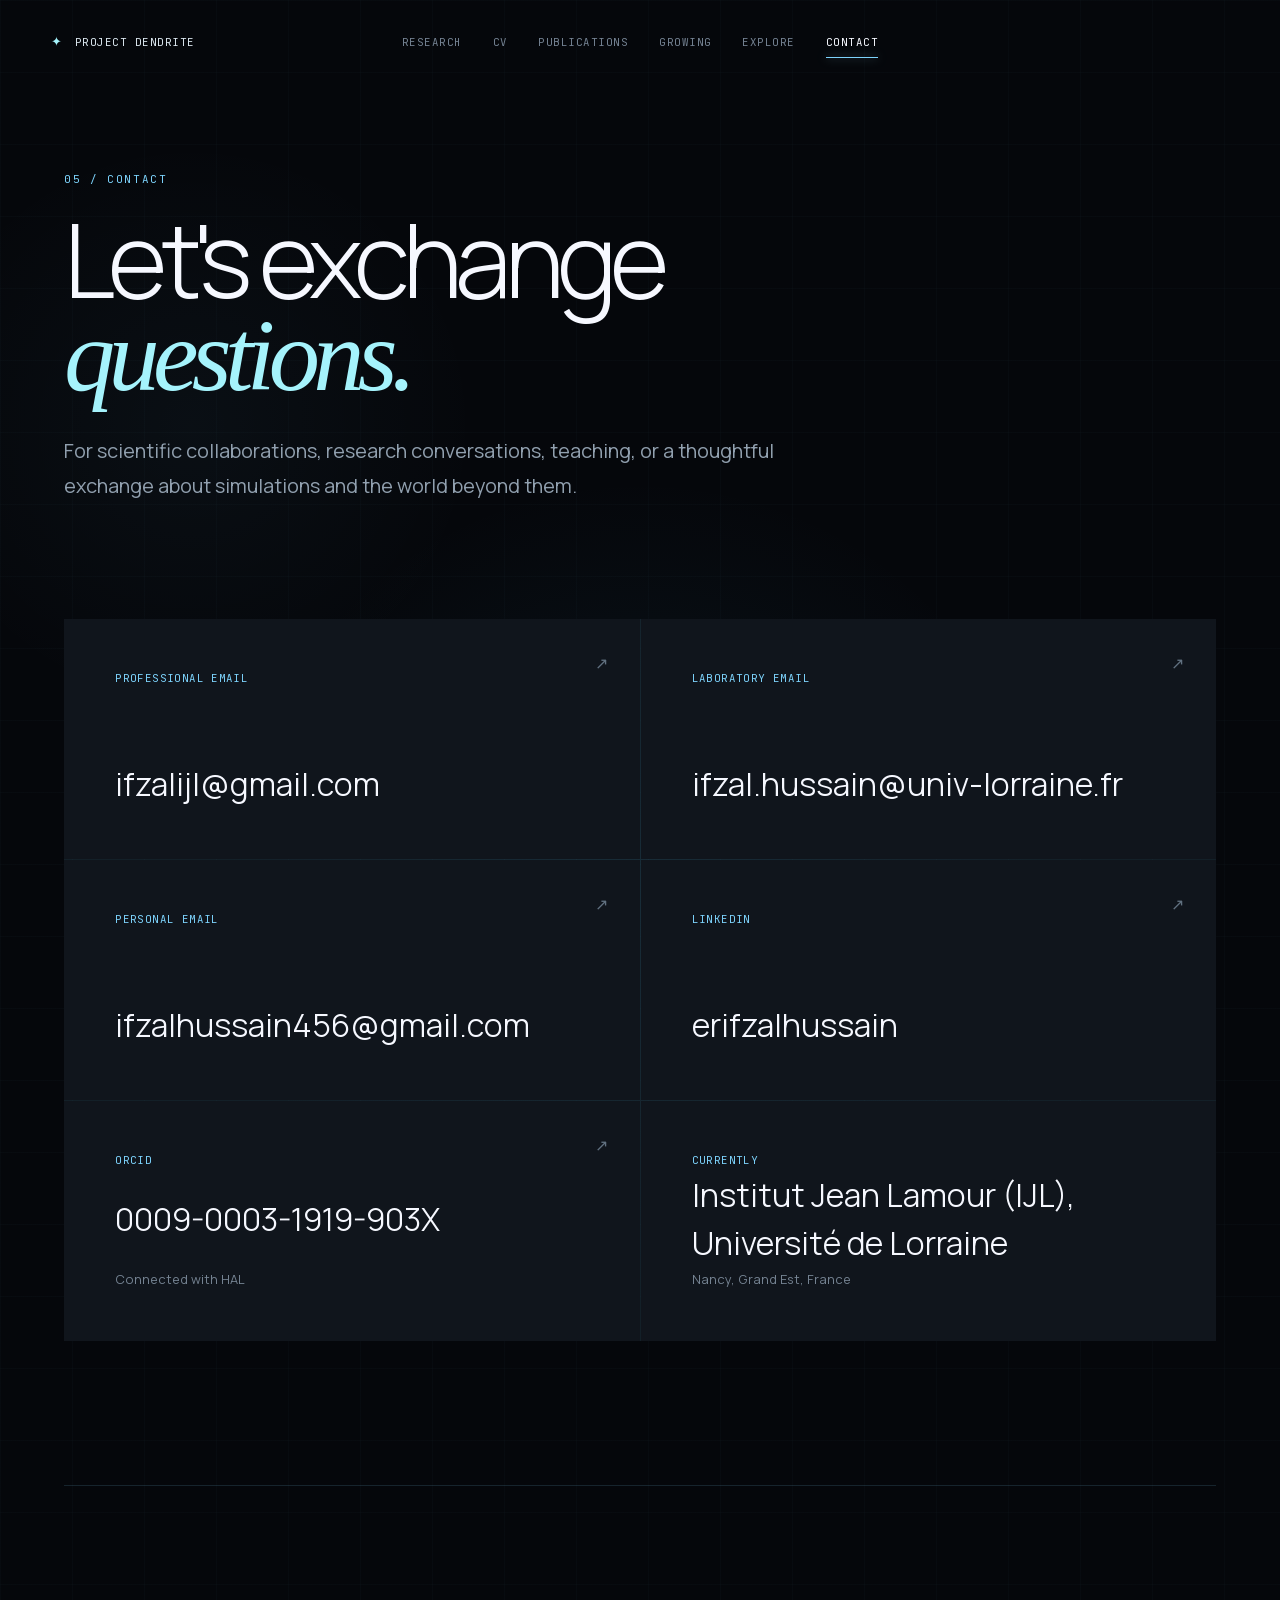
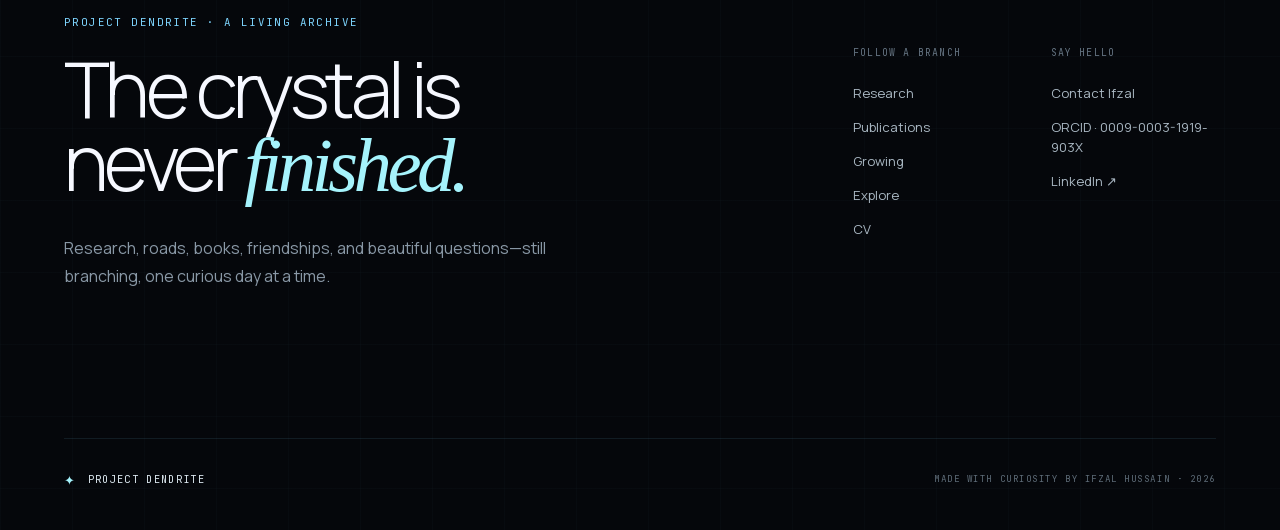
<file: contact/index.html>
<!DOCTYPE html><html lang="en" data-scroll-behavior="smooth" class="manrope_5285890a-module__0sAlGq__variable jetbrains_mono_e6129a51-module__UWGkRa__variable h-full antialiased"><head><meta charSet="utf-8"/><meta name="viewport" content="width=device-width, initial-scale=1"/><link rel="preload" href="/_next/static/media/70bc3e132a0a741e-s.p.3t6q91iet4nsy.woff2" as="font" crossorigin="" type="font/woff2"/><link rel="preload" href="/_next/static/media/a343f882a40d2cc9-s.p.1sj6eobyi31rd.woff2" as="font" crossorigin="" type="font/woff2"/><link rel="stylesheet" href="/_next/static/chunks/307wwhi88mes-.css" data-precedence="next"/><link rel="preload" as="script" fetchPriority="low" href="/_next/static/chunks/0iq1i69206cyl.js"/><script src="/_next/static/chunks/3ajz_k1jdii39.js" async=""></script><script src="/_next/static/chunks/0iec5q4ack_04.js" async=""></script><script src="/_next/static/chunks/turbopack-0daykj78xy7ee.js" async=""></script><script src="/_next/static/chunks/05-c3ty_6dwfk.js" async=""></script><script src="/_next/static/chunks/14mrh2-p_w84d.js" async=""></script><script src="/_next/static/chunks/2-gk0ekbneyay.js" async=""></script><meta name="next-size-adjust" content=""/><title>Contact | Ifzal Hussain</title><meta name="description" content="Contact Ifzal Hussain for research, professional collaboration, or a friendly conversation about science."/><meta name="application-name" content="Project Dendrite"/><meta name="author" content="Ifzal Hussain"/><link rel="manifest" href="/manifest.webmanifest"/><meta name="keywords" content="Ifzal Hussain,computational materials science,solidification modelling,equiaxed grain growth,scientific computing"/><meta name="creator" content="Ifzal Hussain"/><meta property="og:title" content="Contact | Ifzal Hussain"/><meta property="og:description" content="Contact Ifzal Hussain for research, professional collaboration, or a friendly conversation about science."/><meta property="og:site_name" content="Project Dendrite"/><meta property="og:type" content="website"/><meta name="twitter:card" content="summary"/><meta name="twitter:title" content="Contact | Ifzal Hussain"/><meta name="twitter:description" content="Contact Ifzal Hussain for research, professional collaboration, or a friendly conversation about science."/><link rel="icon" href="/icon.svg?icon.29_fpfyf3gnd_.svg" sizes="any" type="image/svg+xml"/><script src="/_next/static/chunks/0cz1d0mv5g_q7.js" noModule=""></script></head><body><div hidden=""><!--$--><!--/$--></div><a class="skip-link" href="#main-content">Skip to content</a><main class="inner-shell" id="main-content"><div class="atmosphere" aria-hidden="true"></div><header class="site-header"><a class="wordmark" aria-label="Project Dendrite home" href="/"><span class="wordmark-mark" aria-hidden="true">✦</span><span>Project Dendrite</span></a><nav class="site-nav" aria-label="Primary navigation"><a href="/research/">Research</a><a href="/cv/">CV</a><a href="/publications/">Publications</a><a href="/growing/">Growing</a><a href="/explorer/">Explore</a><a class="site-nav-active" aria-current="page" href="/contact/">Contact</a></nav></header><header class="page-hero"><p class="section-index">05<!-- --> / <!-- -->Contact</p><h1>Let&#x27;s exchange <em>questions.</em></h1><p>For scientific collaborations, research conversations, teaching, or a thoughtful exchange about simulations and the world beyond them.</p></header><div class="page-content"><div class="contact-grid"><a href="mailto:ifzalijl@gmail.com"><span>Professional email</span><strong>ifzalijl@gmail.com</strong><b aria-hidden="true">↗</b></a><a href="mailto:ifzal.hussain@univ-lorraine.fr"><span>Laboratory email</span><strong>ifzal.hussain@univ-lorraine.fr</strong><b aria-hidden="true">↗</b></a><a href="mailto:ifzalhussain456@gmail.com"><span>Personal email</span><strong>ifzalhussain456@gmail.com</strong><b aria-hidden="true">↗</b></a><a href="https://www.linkedin.com/in/erifzalhussain/" target="_blank" rel="noreferrer"><span>LinkedIn</span><strong>erifzalhussain</strong><b aria-hidden="true">↗</b></a><a href="https://orcid.org/0009-0003-1919-903X" target="_blank" rel="noreferrer"><span>ORCID</span><strong>0009-0003-1919-903X</strong><small>Connected with HAL</small><b aria-hidden="true">↗</b></a><div class="contact-location"><span>Currently</span><strong>Institut Jean Lamour (IJL), Université de Lorraine</strong><small>Nancy, Grand Est, France</small></div></div></div><footer class="site-footer"><div class="footer-intro"><p class="content-label">Project Dendrite · A living archive</p><h2>The crystal is never <em>finished.</em></h2><p>Research, roads, books, friendships, and beautiful questions—still branching, one curious day at a time.</p></div><div class="footer-branches"><nav aria-label="Footer navigation"><span>Follow a branch</span><a href="/research/">Research</a><a href="/publications/">Publications</a><a href="/growing/">Growing</a><a href="/explorer/">Explore</a><a href="/cv/">CV</a></nav><div class="footer-connect"><span>Say hello</span><a href="/contact/">Contact Ifzal</a><a href="https://orcid.org/0009-0003-1919-903X" rel="noreferrer" target="_blank">ORCID · 0009-0003-1919-903X</a><a href="https://www.linkedin.com/in/erifzalhussain/" rel="noreferrer" target="_blank">LinkedIn ↗</a></div></div><div class="footer-signoff"><a class="wordmark" aria-label="Project Dendrite home" href="/"><span class="wordmark-mark" aria-hidden="true">✦</span><span>Project Dendrite</span></a><p>Made with curiosity by Ifzal Hussain · 2026</p></div></footer></main><!--$--><!--/$--><script src="/_next/static/chunks/0iq1i69206cyl.js" id="_R_" async=""></script><script>(self.__next_f=self.__next_f||[]).push([0])</script><script>self.__next_f.push([1,"1:\"$Sreact.fragment\"\n2:I[39756,[\"/_next/static/chunks/05-c3ty_6dwfk.js\",\"/_next/static/chunks/14mrh2-p_w84d.js\"],\"default\"]\n3:I[37457,[\"/_next/static/chunks/05-c3ty_6dwfk.js\",\"/_next/static/chunks/14mrh2-p_w84d.js\"],\"default\"]\n4:I[3020,[\"/_next/static/chunks/05-c3ty_6dwfk.js\",\"/_next/static/chunks/14mrh2-p_w84d.js\",\"/_next/static/chunks/2-gk0ekbneyay.js\"],\"SiteHeader\"]\n5:I[22016,[\"/_next/static/chunks/05-c3ty_6dwfk.js\",\"/_next/static/chunks/14mrh2-p_w84d.js\",\"/_next/static/chunks/2-gk0ekbneyay.js\"],\"\"]\n12:I[68027,[\"/_next/static/chunks/05-c3ty_6dwfk.js\",\"/_next/static/chunks/14mrh2-p_w84d.js\"],\"default\",1]\n:HL[\"/_next/static/chunks/307wwhi88mes-.css\",\"style\"]\n:HL[\"/_next/static/media/70bc3e132a0a741e-s.p.3t6q91iet4nsy.woff2\",\"font\",{\"crossOrigin\":\"\",\"type\":\"font/woff2\"}]\n:HL[\"/_next/static/media/a343f882a40d2cc9-s.p.1sj6eobyi31rd.woff2\",\"font\",{\"crossOrigin\":\"\",\"type\":\"font/woff2\"}]\n"])</script><script>self.__next_f.push([1,"0:{\"P\":null,\"c\":[\"\",\"contact\",\"\"],\"q\":\"\",\"i\":false,\"f\":[[[\"\",{\"children\":[\"contact\",{\"children\":[\"__PAGE__\",{}]}]},\"$undefined\",\"$undefined\",16],[[\"$\",\"$1\",\"c\",{\"children\":[[[\"$\",\"link\",\"0\",{\"rel\":\"stylesheet\",\"href\":\"/_next/static/chunks/307wwhi88mes-.css\",\"precedence\":\"next\",\"crossOrigin\":\"$undefined\",\"nonce\":\"$undefined\"}],[\"$\",\"script\",\"script-0\",{\"src\":\"/_next/static/chunks/05-c3ty_6dwfk.js\",\"async\":true,\"nonce\":\"$undefined\"}],[\"$\",\"script\",\"script-1\",{\"src\":\"/_next/static/chunks/14mrh2-p_w84d.js\",\"async\":true,\"nonce\":\"$undefined\"}]],[\"$\",\"html\",null,{\"lang\":\"en\",\"data-scroll-behavior\":\"smooth\",\"className\":\"manrope_5285890a-module__0sAlGq__variable jetbrains_mono_e6129a51-module__UWGkRa__variable h-full antialiased\",\"children\":[\"$\",\"body\",null,{\"children\":[[\"$\",\"a\",null,{\"className\":\"skip-link\",\"href\":\"#main-content\",\"children\":\"Skip to content\"}],[\"$\",\"$L2\",null,{\"parallelRouterKey\":\"children\",\"error\":\"$undefined\",\"errorStyles\":\"$undefined\",\"errorScripts\":\"$undefined\",\"template\":[\"$\",\"$L3\",null,{}],\"templateStyles\":\"$undefined\",\"templateScripts\":\"$undefined\",\"notFound\":[[\"$\",\"main\",null,{\"className\":\"inner-shell not-found-shell\",\"id\":\"main-content\",\"children\":[[\"$\",\"div\",null,{\"className\":\"atmosphere\",\"aria-hidden\":\"true\"}],[\"$\",\"$L4\",null,{}],[\"$\",\"section\",null,{\"className\":\"not-found-content\",\"children\":[[\"$\",\"p\",null,{\"className\":\"section-index\",\"children\":\"404 / Lost branch\"}],[\"$\",\"h1\",null,{\"children\":[\"This crystal never \",[\"$\",\"em\",null,{\"children\":\"grew.\"}]]}],[\"$\",\"p\",null,{\"children\":\"Either the link wandered off, or this branch is still waiting for its nucleus. Let's return to familiar territory.\"}],[\"$\",\"$L5\",null,{\"className\":\"text-link\",\"href\":\"/\",\"children\":[\"Return to the nucleus \",[\"$\",\"span\",null,{\"aria-hidden\":\"true\",\"children\":\"↗\"}]]}]]}]]}],[]],\"forbidden\":\"$undefined\",\"unauthorized\":\"$undefined\"}]]}]}]]}],{\"children\":[[\"$\",\"$1\",\"c\",{\"children\":[null,[\"$\",\"$L2\",null,{\"parallelRouterKey\":\"children\",\"error\":\"$undefined\",\"errorStyles\":\"$undefined\",\"errorScripts\":\"$undefined\",\"template\":[\"$\",\"$L3\",null,{}],\"templateStyles\":\"$undefined\",\"templateScripts\":\"$undefined\",\"notFound\":\"$undefined\",\"forbidden\":\"$undefined\",\"unauthorized\":\"$undefined\"}]]}],{\"children\":[[\"$\",\"$1\",\"c\",{\"children\":[[\"$\",\"main\",null,{\"className\":\"inner-shell\",\"id\":\"main-content\",\"children\":[[\"$\",\"div\",null,{\"className\":\"atmosphere\",\"aria-hidden\":\"true\"}],[\"$\",\"$L4\",null,{}],[\"$\",\"header\",null,{\"className\":\"page-hero\",\"children\":[[\"$\",\"p\",null,{\"className\":\"section-index\",\"children\":[\"05\",\" / \",\"Contact\"]}],[\"$\",\"h1\",null,{\"children\":[\"Let's exchange \",[\"$\",\"em\",null,{\"children\":\"questions.\"}]]}],[\"$\",\"p\",null,{\"children\":\"For scientific collaborations, research conversations, teaching, or a thoughtful exchange about simulations and the world beyond them.\"}]]}],[\"$\",\"div\",null,{\"className\":\"page-content\",\"children\":[\"$\",\"div\",null,{\"className\":\"contact-grid\",\"children\":[[\"$\",\"a\",null,{\"href\":\"mailto:ifzalijl@gmail.com\",\"children\":[[\"$\",\"span\",null,{\"children\":\"Professional email\"}],[\"$\",\"strong\",null,{\"children\":\"ifzalijl@gmail.com\"}],[\"$\",\"b\",null,{\"aria-hidden\":\"true\",\"children\":\"↗\"}]]}],[\"$\",\"a\",null,{\"href\":\"mailto:ifzal.hussain@univ-lorraine.fr\",\"children\":[[\"$\",\"span\",null,{\"children\":\"Laboratory email\"}],[\"$\",\"strong\",null,{\"children\":\"ifzal.hussain@univ-lorraine.fr\"}],[\"$\",\"b\",null,{\"aria-hidden\":\"true\",\"children\":\"↗\"}]]}],[\"$\",\"a\",null,{\"href\":\"mailto:ifzalhussain456@gmail.com\",\"children\":[[\"$\",\"span\",null,{\"children\":\"Personal email\"}],[\"$\",\"strong\",null,{\"children\":\"ifzalhussain456@gmail.com\"}],[\"$\",\"b\",null,{\"aria-hidden\":\"true\",\"children\":\"↗\"}]]}],[\"$\",\"a\",null,{\"href\":\"https://www.linkedin.com/in/erifzalhussain/\",\"target\":\"_blank\",\"rel\":\"noreferrer\",\"children\":[[\"$\",\"span\",null,{\"children\":\"LinkedIn\"}],[\"$\",\"strong\",null,{\"children\":\"erifzalhussain\"}],[\"$\",\"b\",null,{\"aria-hidden\":\"true\",\"children\":\"↗\"}]]}],[\"$\",\"a\",null,{\"href\":\"https://orcid.org/0009-0003-1919-903X\",\"target\":\"_blank\",\"rel\":\"noreferrer\",\"children\":[[\"$\",\"span\",null,{\"children\":\"ORCID\"}],[\"$\",\"strong\",null,{\"children\":\"0009-0003-1919-903X\"}],[\"$\",\"small\",null,{\"children\":\"Connected with HAL\"}],[\"$\",\"b\",null,{\"aria-hidden\":\"true\",\"children\":\"↗\"}]]}],[\"$\",\"div\",null,{\"className\":\"contact-location\",\"children\":[[\"$\",\"span\",null,{\"children\":\"Currently\"}],[\"$\",\"strong\",null,{\"children\":\"Institut Jean Lamour (IJL), Université de Lorraine\"}],[\"$\",\"small\",null,{\"children\":\"Nancy, Grand Est, France\"}]]}]]}]}],[\"$\",\"footer\",null,{\"className\":\"site-footer\",\"children\":[[\"$\",\"div\",null,{\"className\":\"footer-intro\",\"children\":[[\"$\",\"p\",null,{\"className\":\"content-label\",\"children\":\"Project Dendrite · A living archive\"}],[\"$\",\"h2\",null,{\"children\":[\"The crystal is never \",[\"$\",\"em\",null,{\"children\":\"finished.\"}]]}],[\"$\",\"p\",null,{\"children\":\"Research, roads, books, friendships, and beautiful questions—still branching, one curious day at a time.\"}]]}],[\"$\",\"div\",null,{\"className\":\"footer-branches\",\"children\":[[\"$\",\"nav\",null,{\"aria-label\":\"Footer navigation\",\"children\":[\"$L6\",[\"$L7\",\"$L8\",\"$L9\",\"$La\",\"$Lb\"]]}],\"$Lc\"]}],\"$Ld\"]}]]}],[\"$Le\"],\"$Lf\"]}],{},null,false,null]},null,false,\"$@10\"]},null,false,null],\"$L11\",false]],\"m\":\"$undefined\",\"G\":[\"$12\",[\"$L13\"]],\"S\":true,\"h\":null,\"s\":\"$undefined\",\"l\":\"$undefined\",\"p\":\"$undefined\",\"d\":\"$undefined\",\"b\":\"zQbK2iukwmXOCDuxRXQ4C\"}\n"])</script><script>self.__next_f.push([1,"14:I[97367,[\"/_next/static/chunks/05-c3ty_6dwfk.js\",\"/_next/static/chunks/14mrh2-p_w84d.js\"],\"OutletBoundary\"]\n15:\"$Sreact.suspense\"\n18:I[97367,[\"/_next/static/chunks/05-c3ty_6dwfk.js\",\"/_next/static/chunks/14mrh2-p_w84d.js\"],\"ViewportBoundary\"]\n1a:I[97367,[\"/_next/static/chunks/05-c3ty_6dwfk.js\",\"/_next/static/chunks/14mrh2-p_w84d.js\"],\"MetadataBoundary\"]\n6:[\"$\",\"span\",null,{\"children\":\"Follow a branch\"}]\n7:[\"$\",\"$L5\",\"/research\",{\"href\":\"/research\",\"children\":\"Research\"}]\n8:[\"$\",\"$L5\",\"/publications\",{\"href\":\"/publications\",\"children\":\"Publications\"}]\n9:[\"$\",\"$L5\",\"/growing\",{\"href\":\"/growing\",\"children\":\"Growing\"}]\na:[\"$\",\"$L5\",\"/explorer\",{\"href\":\"/explorer\",\"children\":\"Explore\"}]\nb:[\"$\",\"$L5\",\"/cv\",{\"href\":\"/cv\",\"children\":\"CV\"}]\nc:[\"$\",\"div\",null,{\"className\":\"footer-connect\",\"children\":[[\"$\",\"span\",null,{\"children\":\"Say hello\"}],[\"$\",\"$L5\",null,{\"href\":\"/contact\",\"children\":\"Contact Ifzal\"}],[\"$\",\"a\",null,{\"href\":\"https://orcid.org/0009-0003-1919-903X\",\"rel\":\"noreferrer\",\"target\":\"_blank\",\"children\":\"ORCID · 0009-0003-1919-903X\"}],[\"$\",\"a\",null,{\"href\":\"https://www.linkedin.com/in/erifzalhussain/\",\"rel\":\"noreferrer\",\"target\":\"_blank\",\"children\":\"LinkedIn ↗\"}]]}]\nd:[\"$\",\"div\",null,{\"className\":\"footer-signoff\",\"children\":[[\"$\",\"$L5\",null,{\"className\":\"wordmark\",\"href\":\"/\",\"aria-label\":\"Project Dendrite home\",\"children\":[[\"$\",\"span\",null,{\"className\":\"wordmark-mark\",\"aria-hidden\":\"true\",\"children\":\"✦\"}],[\"$\",\"span\",null,{\"children\":\"Project Dendrite\"}]]}],[\"$\",\"p\",null,{\"children\":\"Made with curiosity by Ifzal Hussain · 2026\"}]]}]\ne:[\"$\",\"script\",\"script-0\",{\"src\":\"/_next/static/chunks/2-gk0ekbneyay.js\",\"async\":true,\"nonce\":\"$undefined\"}]\nf:[\"$\",\"$L14\",null,{\"children\":[\"$\",\"$15\",null,{\"name\":\"Next.MetadataOutlet\",\"children\":\"$@16\"}]}]\n17:[]\n10:\"$W17\"\n11:[\"$\",\"$1\",\"h\",{\"children\":[null,[\"$\",\"$L18\",null,{\"children\":\"$L19\"}],[\"$\",\"div\",null,{\"hidden\":true,\"children\":[\"$\",\"$L1a\",null,{\"children\":[\"$\",\"$15\",null,{\"name\":\"Next.Metadata\",\"children\":\"$L1b\"}]}]}],[\"$\",\"meta\",null,{\"name\":\"next-size-adjust\",\"content\":\"\"}]]}]\n13:[\"$\",\"link\",\"0\",{\"rel\":\"stylesheet\",\"href\":\"/_next/static/chunks/307wwhi88mes-.css\",\"precedence\":\"next\",\"crossOrigin\":\"$undefined\",\"nonce\":\"$undefined\"}]\n"])</script><script>self.__next_f.push([1,"19:[[\"$\",\"meta\",\"0\",{\"charSet\":\"utf-8\"}],[\"$\",\"meta\",\"1\",{\"name\":\"viewport\",\"content\":\"width=device-width, initial-scale=1\"}]]\n"])</script><script>self.__next_f.push([1,"1c:I[27201,[\"/_next/static/chunks/05-c3ty_6dwfk.js\",\"/_next/static/chunks/14mrh2-p_w84d.js\"],\"IconMark\"]\n16:null\n"])</script><script>self.__next_f.push([1,"1b:[[\"$\",\"title\",\"0\",{\"children\":\"Contact | Ifzal Hussain\"}],[\"$\",\"meta\",\"1\",{\"name\":\"description\",\"content\":\"Contact Ifzal Hussain for research, professional collaboration, or a friendly conversation about science.\"}],[\"$\",\"meta\",\"2\",{\"name\":\"application-name\",\"content\":\"Project Dendrite\"}],[\"$\",\"meta\",\"3\",{\"name\":\"author\",\"content\":\"Ifzal Hussain\"}],[\"$\",\"link\",\"4\",{\"rel\":\"manifest\",\"href\":\"/manifest.webmanifest\",\"crossOrigin\":\"$undefined\"}],[\"$\",\"meta\",\"5\",{\"name\":\"keywords\",\"content\":\"Ifzal Hussain,computational materials science,solidification modelling,equiaxed grain growth,scientific computing\"}],[\"$\",\"meta\",\"6\",{\"name\":\"creator\",\"content\":\"Ifzal Hussain\"}],[\"$\",\"meta\",\"7\",{\"property\":\"og:title\",\"content\":\"Contact | Ifzal Hussain\"}],[\"$\",\"meta\",\"8\",{\"property\":\"og:description\",\"content\":\"Contact Ifzal Hussain for research, professional collaboration, or a friendly conversation about science.\"}],[\"$\",\"meta\",\"9\",{\"property\":\"og:site_name\",\"content\":\"Project Dendrite\"}],[\"$\",\"meta\",\"10\",{\"property\":\"og:type\",\"content\":\"website\"}],[\"$\",\"meta\",\"11\",{\"name\":\"twitter:card\",\"content\":\"summary\"}],[\"$\",\"meta\",\"12\",{\"name\":\"twitter:title\",\"content\":\"Contact | Ifzal Hussain\"}],[\"$\",\"meta\",\"13\",{\"name\":\"twitter:description\",\"content\":\"Contact Ifzal Hussain for research, professional collaboration, or a friendly conversation about science.\"}],[\"$\",\"link\",\"14\",{\"rel\":\"icon\",\"href\":\"/icon.svg?icon.29_fpfyf3gnd_.svg\",\"sizes\":\"any\",\"type\":\"image/svg+xml\"}],[\"$\",\"$L1c\",\"15\",{}]]\n"])</script></body></html>
</file>
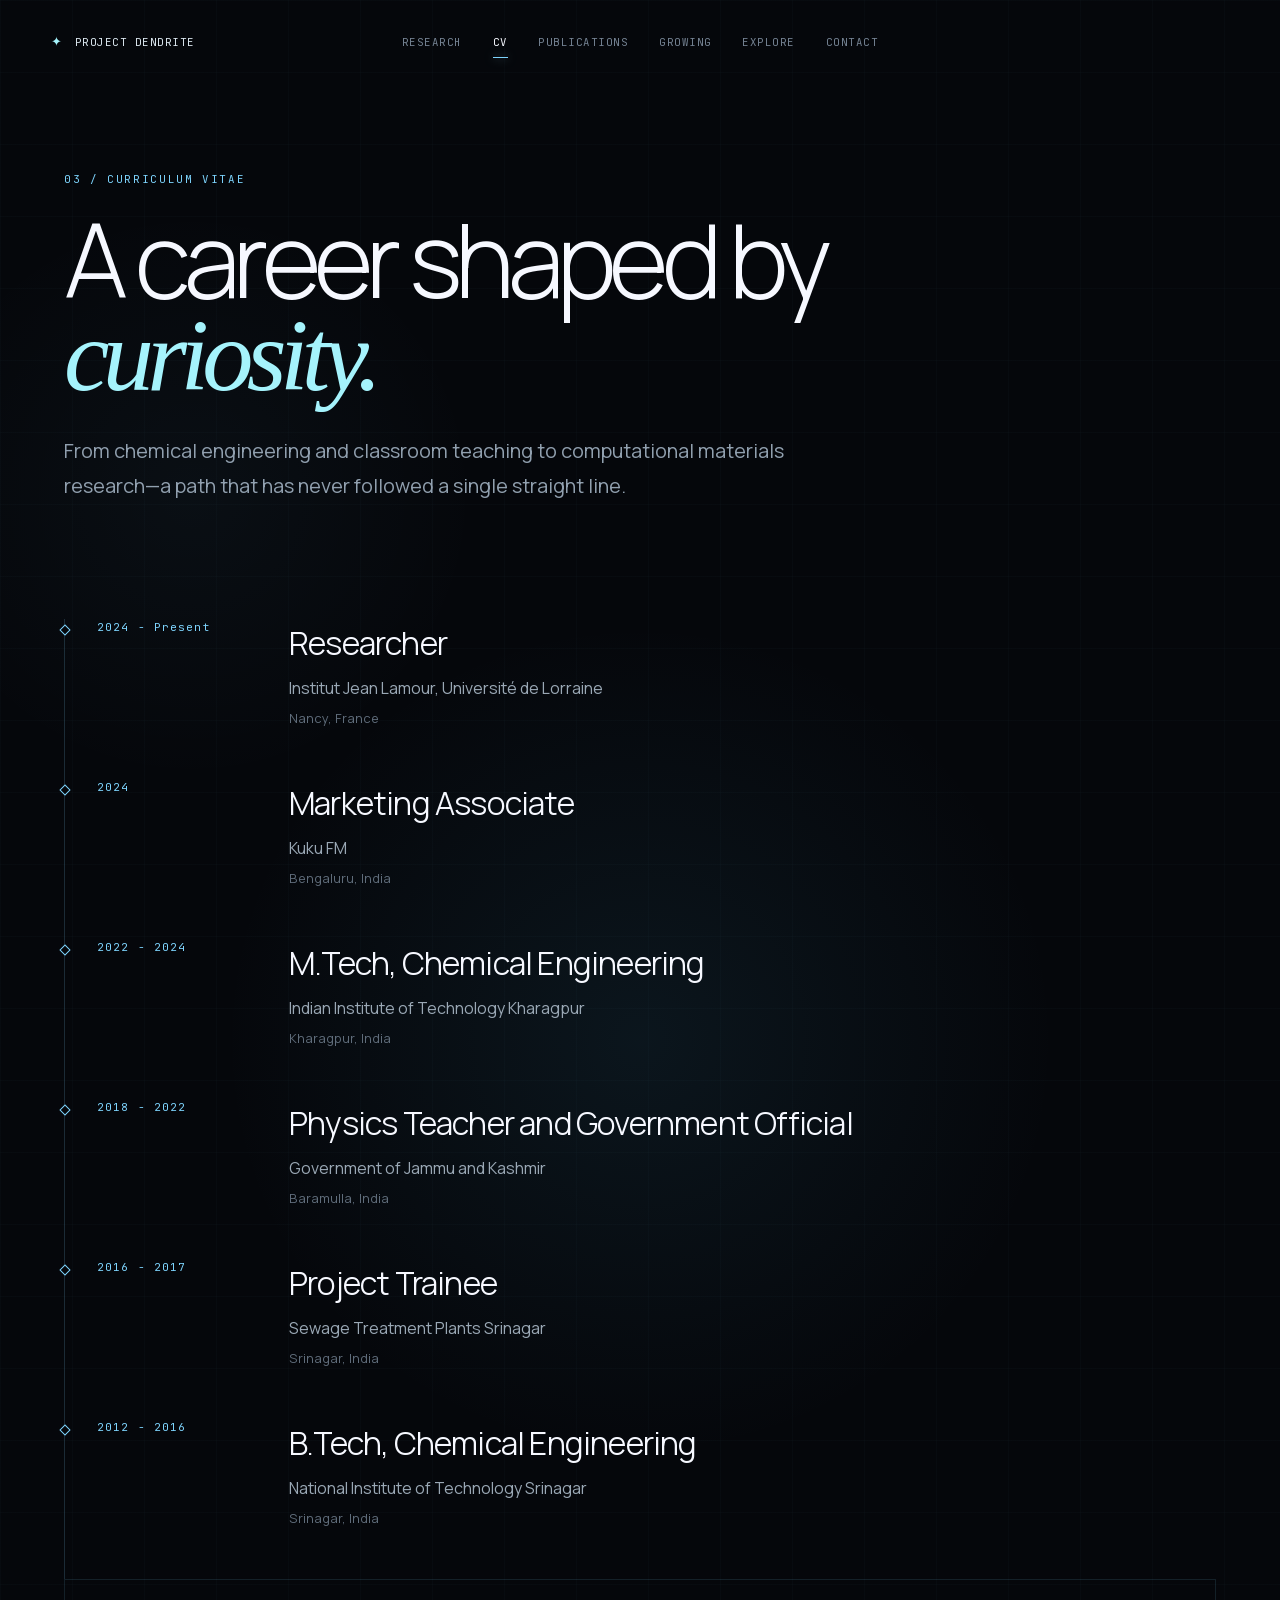
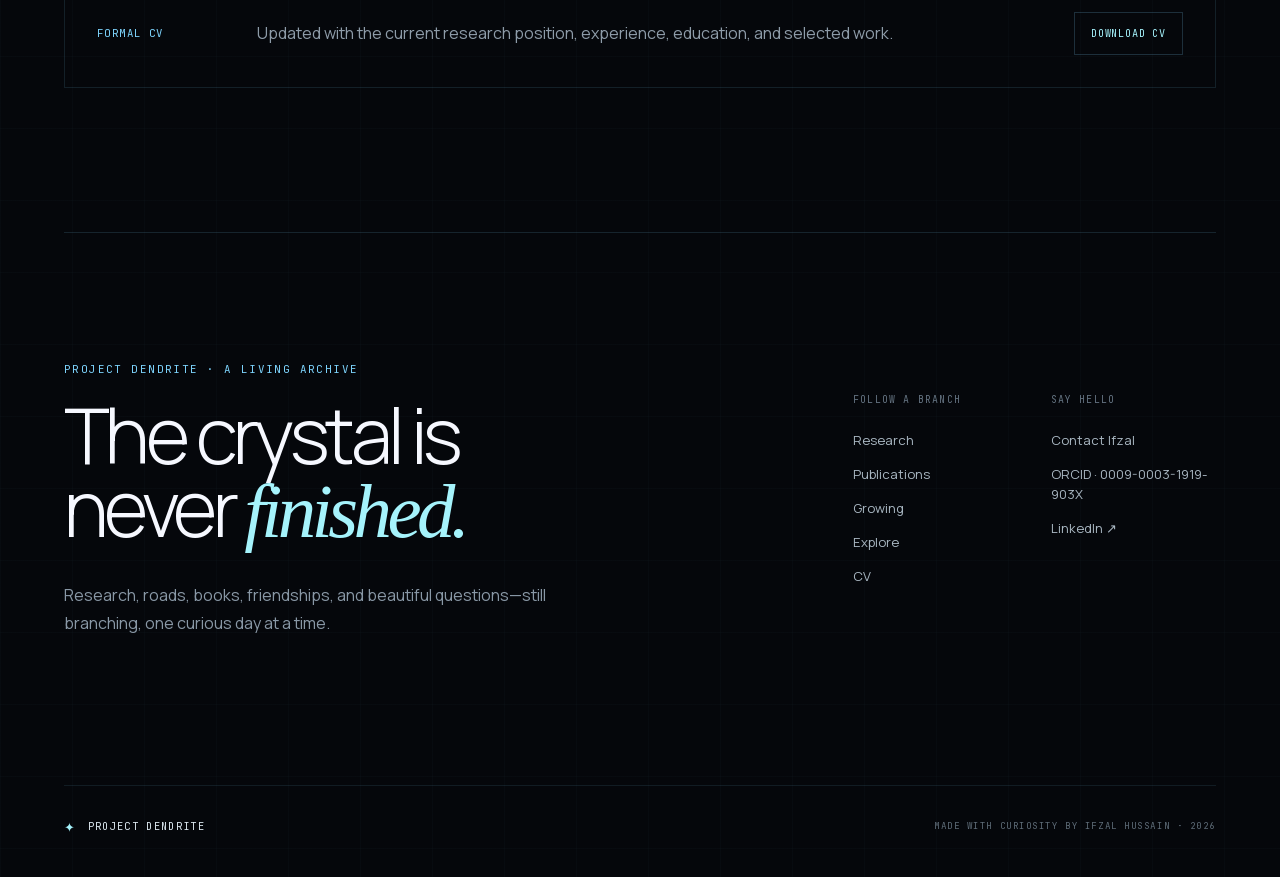
<file: cv/index.html>
<!DOCTYPE html><html lang="en" data-scroll-behavior="smooth" class="manrope_5285890a-module__0sAlGq__variable jetbrains_mono_e6129a51-module__UWGkRa__variable h-full antialiased"><head><meta charSet="utf-8"/><meta name="viewport" content="width=device-width, initial-scale=1"/><link rel="preload" href="/_next/static/media/70bc3e132a0a741e-s.p.3t6q91iet4nsy.woff2" as="font" crossorigin="" type="font/woff2"/><link rel="preload" href="/_next/static/media/a343f882a40d2cc9-s.p.1sj6eobyi31rd.woff2" as="font" crossorigin="" type="font/woff2"/><link rel="stylesheet" href="/_next/static/chunks/307wwhi88mes-.css" data-precedence="next"/><link rel="preload" as="script" fetchPriority="low" href="/_next/static/chunks/0iq1i69206cyl.js"/><script src="/_next/static/chunks/3ajz_k1jdii39.js" async=""></script><script src="/_next/static/chunks/0iec5q4ack_04.js" async=""></script><script src="/_next/static/chunks/turbopack-0daykj78xy7ee.js" async=""></script><script src="/_next/static/chunks/05-c3ty_6dwfk.js" async=""></script><script src="/_next/static/chunks/14mrh2-p_w84d.js" async=""></script><script src="/_next/static/chunks/2-gk0ekbneyay.js" async=""></script><meta name="next-size-adjust" content=""/><title>CV | Ifzal Hussain</title><meta name="description" content="The research, teaching, engineering, and education journey of computational materials scientist Ifzal Hussain."/><meta name="application-name" content="Project Dendrite"/><meta name="author" content="Ifzal Hussain"/><link rel="manifest" href="/manifest.webmanifest"/><meta name="keywords" content="Ifzal Hussain,computational materials science,solidification modelling,equiaxed grain growth,scientific computing"/><meta name="creator" content="Ifzal Hussain"/><meta property="og:title" content="CV | Ifzal Hussain"/><meta property="og:description" content="The research, teaching, engineering, and education journey of computational materials scientist Ifzal Hussain."/><meta property="og:site_name" content="Project Dendrite"/><meta property="og:type" content="website"/><meta name="twitter:card" content="summary"/><meta name="twitter:title" content="CV | Ifzal Hussain"/><meta name="twitter:description" content="The research, teaching, engineering, and education journey of computational materials scientist Ifzal Hussain."/><link rel="icon" href="/icon.svg?icon.29_fpfyf3gnd_.svg" sizes="any" type="image/svg+xml"/><script src="/_next/static/chunks/0cz1d0mv5g_q7.js" noModule=""></script></head><body><div hidden=""><!--$--><!--/$--></div><a class="skip-link" href="#main-content">Skip to content</a><main class="inner-shell" id="main-content"><div class="atmosphere" aria-hidden="true"></div><header class="site-header"><a class="wordmark" aria-label="Project Dendrite home" href="/"><span class="wordmark-mark" aria-hidden="true">✦</span><span>Project Dendrite</span></a><nav class="site-nav" aria-label="Primary navigation"><a href="/research/">Research</a><a class="site-nav-active" aria-current="page" href="/cv/">CV</a><a href="/publications/">Publications</a><a href="/growing/">Growing</a><a href="/explorer/">Explore</a><a href="/contact/">Contact</a></nav></header><header class="page-hero"><p class="section-index">03<!-- --> / <!-- -->Curriculum vitae</p><h1>A career shaped by <em>curiosity.</em></h1><p>From chemical engineering and classroom teaching to computational materials research—a path that has never followed a single straight line.</p></header><div class="page-content"><ol class="timeline"><li><div class="timeline-marker" aria-hidden="true"></div><p class="timeline-period">2024 - Present</p><div><h2>Researcher</h2><p>Institut Jean Lamour, Université de Lorraine</p><span>Nancy, France</span></div></li><li><div class="timeline-marker" aria-hidden="true"></div><p class="timeline-period">2024</p><div><h2>Marketing Associate</h2><p>Kuku FM</p><span>Bengaluru, India</span></div></li><li><div class="timeline-marker" aria-hidden="true"></div><p class="timeline-period">2022 - 2024</p><div><h2>M.Tech, Chemical Engineering</h2><p>Indian Institute of Technology Kharagpur</p><span>Kharagpur, India</span></div></li><li><div class="timeline-marker" aria-hidden="true"></div><p class="timeline-period">2018 - 2022</p><div><h2>Physics Teacher and Government Official</h2><p>Government of Jammu and Kashmir</p><span>Baramulla, India</span></div></li><li><div class="timeline-marker" aria-hidden="true"></div><p class="timeline-period">2016 - 2017</p><div><h2>Project Trainee</h2><p>Sewage Treatment Plants Srinagar</p><span>Srinagar, India</span></div></li><li><div class="timeline-marker" aria-hidden="true"></div><p class="timeline-period">2012 - 2016</p><div><h2>B.Tech, Chemical Engineering</h2><p>National Institute of Technology Srinagar</p><span>Srinagar, India</span></div></li></ol><div class="cv-notice"><span>Formal CV</span><p>Updated with the current research position, experience, education, and selected work.</p><a href="/downloads/ifzal-hussain-cv.pdf" download="">Download CV</a></div></div><footer class="site-footer"><div class="footer-intro"><p class="content-label">Project Dendrite · A living archive</p><h2>The crystal is never <em>finished.</em></h2><p>Research, roads, books, friendships, and beautiful questions—still branching, one curious day at a time.</p></div><div class="footer-branches"><nav aria-label="Footer navigation"><span>Follow a branch</span><a href="/research/">Research</a><a href="/publications/">Publications</a><a href="/growing/">Growing</a><a href="/explorer/">Explore</a><a href="/cv/">CV</a></nav><div class="footer-connect"><span>Say hello</span><a href="/contact/">Contact Ifzal</a><a href="https://orcid.org/0009-0003-1919-903X" rel="noreferrer" target="_blank">ORCID · 0009-0003-1919-903X</a><a href="https://www.linkedin.com/in/erifzalhussain/" rel="noreferrer" target="_blank">LinkedIn ↗</a></div></div><div class="footer-signoff"><a class="wordmark" aria-label="Project Dendrite home" href="/"><span class="wordmark-mark" aria-hidden="true">✦</span><span>Project Dendrite</span></a><p>Made with curiosity by Ifzal Hussain · 2026</p></div></footer></main><!--$--><!--/$--><script src="/_next/static/chunks/0iq1i69206cyl.js" id="_R_" async=""></script><script>(self.__next_f=self.__next_f||[]).push([0])</script><script>self.__next_f.push([1,"1:\"$Sreact.fragment\"\n2:I[39756,[\"/_next/static/chunks/05-c3ty_6dwfk.js\",\"/_next/static/chunks/14mrh2-p_w84d.js\"],\"default\"]\n3:I[37457,[\"/_next/static/chunks/05-c3ty_6dwfk.js\",\"/_next/static/chunks/14mrh2-p_w84d.js\"],\"default\"]\n4:I[3020,[\"/_next/static/chunks/05-c3ty_6dwfk.js\",\"/_next/static/chunks/14mrh2-p_w84d.js\",\"/_next/static/chunks/2-gk0ekbneyay.js\"],\"SiteHeader\"]\n5:I[22016,[\"/_next/static/chunks/05-c3ty_6dwfk.js\",\"/_next/static/chunks/14mrh2-p_w84d.js\",\"/_next/static/chunks/2-gk0ekbneyay.js\"],\"\"]\nf:I[68027,[\"/_next/static/chunks/05-c3ty_6dwfk.js\",\"/_next/static/chunks/14mrh2-p_w84d.js\"],\"default\",1]\n:HL[\"/_next/static/chunks/307wwhi88mes-.css\",\"style\"]\n:HL[\"/_next/static/media/70bc3e132a0a741e-s.p.3t6q91iet4nsy.woff2\",\"font\",{\"crossOrigin\":\"\",\"type\":\"font/woff2\"}]\n:HL[\"/_next/static/media/a343f882a40d2cc9-s.p.1sj6eobyi31rd.woff2\",\"font\",{\"crossOrigin\":\"\",\"type\":\"font/woff2\"}]\n"])</script><script>self.__next_f.push([1,"0:{\"P\":null,\"c\":[\"\",\"cv\",\"\"],\"q\":\"\",\"i\":false,\"f\":[[[\"\",{\"children\":[\"cv\",{\"children\":[\"__PAGE__\",{}]}]},\"$undefined\",\"$undefined\",16],[[\"$\",\"$1\",\"c\",{\"children\":[[[\"$\",\"link\",\"0\",{\"rel\":\"stylesheet\",\"href\":\"/_next/static/chunks/307wwhi88mes-.css\",\"precedence\":\"next\",\"crossOrigin\":\"$undefined\",\"nonce\":\"$undefined\"}],[\"$\",\"script\",\"script-0\",{\"src\":\"/_next/static/chunks/05-c3ty_6dwfk.js\",\"async\":true,\"nonce\":\"$undefined\"}],[\"$\",\"script\",\"script-1\",{\"src\":\"/_next/static/chunks/14mrh2-p_w84d.js\",\"async\":true,\"nonce\":\"$undefined\"}]],[\"$\",\"html\",null,{\"lang\":\"en\",\"data-scroll-behavior\":\"smooth\",\"className\":\"manrope_5285890a-module__0sAlGq__variable jetbrains_mono_e6129a51-module__UWGkRa__variable h-full antialiased\",\"children\":[\"$\",\"body\",null,{\"children\":[[\"$\",\"a\",null,{\"className\":\"skip-link\",\"href\":\"#main-content\",\"children\":\"Skip to content\"}],[\"$\",\"$L2\",null,{\"parallelRouterKey\":\"children\",\"error\":\"$undefined\",\"errorStyles\":\"$undefined\",\"errorScripts\":\"$undefined\",\"template\":[\"$\",\"$L3\",null,{}],\"templateStyles\":\"$undefined\",\"templateScripts\":\"$undefined\",\"notFound\":[[\"$\",\"main\",null,{\"className\":\"inner-shell not-found-shell\",\"id\":\"main-content\",\"children\":[[\"$\",\"div\",null,{\"className\":\"atmosphere\",\"aria-hidden\":\"true\"}],[\"$\",\"$L4\",null,{}],[\"$\",\"section\",null,{\"className\":\"not-found-content\",\"children\":[[\"$\",\"p\",null,{\"className\":\"section-index\",\"children\":\"404 / Lost branch\"}],[\"$\",\"h1\",null,{\"children\":[\"This crystal never \",[\"$\",\"em\",null,{\"children\":\"grew.\"}]]}],[\"$\",\"p\",null,{\"children\":\"Either the link wandered off, or this branch is still waiting for its nucleus. Let's return to familiar territory.\"}],[\"$\",\"$L5\",null,{\"className\":\"text-link\",\"href\":\"/\",\"children\":[\"Return to the nucleus \",[\"$\",\"span\",null,{\"aria-hidden\":\"true\",\"children\":\"↗\"}]]}]]}]]}],[]],\"forbidden\":\"$undefined\",\"unauthorized\":\"$undefined\"}]]}]}]]}],{\"children\":[[\"$\",\"$1\",\"c\",{\"children\":[null,[\"$\",\"$L2\",null,{\"parallelRouterKey\":\"children\",\"error\":\"$undefined\",\"errorStyles\":\"$undefined\",\"errorScripts\":\"$undefined\",\"template\":[\"$\",\"$L3\",null,{}],\"templateStyles\":\"$undefined\",\"templateScripts\":\"$undefined\",\"notFound\":\"$undefined\",\"forbidden\":\"$undefined\",\"unauthorized\":\"$undefined\"}]]}],{\"children\":[[\"$\",\"$1\",\"c\",{\"children\":[[\"$\",\"main\",null,{\"className\":\"inner-shell\",\"id\":\"main-content\",\"children\":[[\"$\",\"div\",null,{\"className\":\"atmosphere\",\"aria-hidden\":\"true\"}],[\"$\",\"$L4\",null,{}],[\"$\",\"header\",null,{\"className\":\"page-hero\",\"children\":[[\"$\",\"p\",null,{\"className\":\"section-index\",\"children\":[\"03\",\" / \",\"Curriculum vitae\"]}],[\"$\",\"h1\",null,{\"children\":[\"A career shaped by \",[\"$\",\"em\",null,{\"children\":\"curiosity.\"}]]}],[\"$\",\"p\",null,{\"children\":\"From chemical engineering and classroom teaching to computational materials research—a path that has never followed a single straight line.\"}]]}],[\"$\",\"div\",null,{\"className\":\"page-content\",\"children\":[[\"$\",\"ol\",null,{\"className\":\"timeline\",\"children\":[[\"$\",\"li\",\"2024 - Present-Researcher\",{\"children\":[[\"$\",\"div\",null,{\"className\":\"timeline-marker\",\"aria-hidden\":\"true\"}],[\"$\",\"p\",null,{\"className\":\"timeline-period\",\"children\":\"2024 - Present\"}],[\"$\",\"div\",null,{\"children\":[[\"$\",\"h2\",null,{\"children\":\"Researcher\"}],[\"$\",\"p\",null,{\"children\":\"Institut Jean Lamour, Université de Lorraine\"}],[\"$\",\"span\",null,{\"children\":\"Nancy, France\"}]]}]]}],[\"$\",\"li\",\"2024-Marketing Associate\",{\"children\":[[\"$\",\"div\",null,{\"className\":\"timeline-marker\",\"aria-hidden\":\"true\"}],[\"$\",\"p\",null,{\"className\":\"timeline-period\",\"children\":\"2024\"}],[\"$\",\"div\",null,{\"children\":[[\"$\",\"h2\",null,{\"children\":\"Marketing Associate\"}],[\"$\",\"p\",null,{\"children\":\"Kuku FM\"}],[\"$\",\"span\",null,{\"children\":\"Bengaluru, India\"}]]}]]}],[\"$\",\"li\",\"2022 - 2024-M.Tech, Chemical Engineering\",{\"children\":[[\"$\",\"div\",null,{\"className\":\"timeline-marker\",\"aria-hidden\":\"true\"}],[\"$\",\"p\",null,{\"className\":\"timeline-period\",\"children\":\"2022 - 2024\"}],[\"$\",\"div\",null,{\"children\":[[\"$\",\"h2\",null,{\"children\":\"M.Tech, Chemical Engineering\"}],[\"$\",\"p\",null,{\"children\":\"Indian Institute of Technology Kharagpur\"}],[\"$\",\"span\",null,{\"children\":\"Kharagpur, India\"}]]}]]}],[\"$\",\"li\",\"2018 - 2022-Physics Teacher and Government Official\",{\"children\":[[\"$\",\"div\",null,{\"className\":\"timeline-marker\",\"aria-hidden\":\"true\"}],[\"$\",\"p\",null,{\"className\":\"timeline-period\",\"children\":\"2018 - 2022\"}],[\"$\",\"div\",null,{\"children\":[[\"$\",\"h2\",null,{\"children\":\"Physics Teacher and Government Official\"}],[\"$\",\"p\",null,{\"children\":\"Government of Jammu and Kashmir\"}],[\"$\",\"span\",null,{\"children\":\"Baramulla, India\"}]]}]]}],[\"$\",\"li\",\"2016 - 2017-Project Trainee\",{\"children\":[[\"$\",\"div\",null,{\"className\":\"timeline-marker\",\"aria-hidden\":\"true\"}],[\"$\",\"p\",null,{\"className\":\"timeline-period\",\"children\":\"2016 - 2017\"}],[\"$\",\"div\",null,{\"children\":[[\"$\",\"h2\",null,{\"children\":\"Project Trainee\"}],[\"$\",\"p\",null,{\"children\":\"Sewage Treatment Plants Srinagar\"}],[\"$\",\"span\",null,{\"children\":\"Srinagar, India\"}]]}]]}],[\"$\",\"li\",\"2012 - 2016-B.Tech, Chemical Engineering\",{\"children\":[\"$L6\",\"$L7\",\"$L8\"]}]]}],\"$L9\"]}],\"$La\"]}],[\"$Lb\"],\"$Lc\"]}],{},null,false,null]},null,false,\"$@d\"]},null,false,null],\"$Le\",false]],\"m\":\"$undefined\",\"G\":[\"$f\",[\"$L10\"]],\"S\":true,\"h\":null,\"s\":\"$undefined\",\"l\":\"$undefined\",\"p\":\"$undefined\",\"d\":\"$undefined\",\"b\":\"zQbK2iukwmXOCDuxRXQ4C\"}\n"])</script><script>self.__next_f.push([1,"11:I[97367,[\"/_next/static/chunks/05-c3ty_6dwfk.js\",\"/_next/static/chunks/14mrh2-p_w84d.js\"],\"OutletBoundary\"]\n12:\"$Sreact.suspense\"\n15:I[97367,[\"/_next/static/chunks/05-c3ty_6dwfk.js\",\"/_next/static/chunks/14mrh2-p_w84d.js\"],\"ViewportBoundary\"]\n17:I[97367,[\"/_next/static/chunks/05-c3ty_6dwfk.js\",\"/_next/static/chunks/14mrh2-p_w84d.js\"],\"MetadataBoundary\"]\n6:[\"$\",\"div\",null,{\"className\":\"timeline-marker\",\"aria-hidden\":\"true\"}]\n7:[\"$\",\"p\",null,{\"className\":\"timeline-period\",\"children\":\"2012 - 2016\"}]\n8:[\"$\",\"div\",null,{\"children\":[[\"$\",\"h2\",null,{\"children\":\"B.Tech, Chemical Engineering\"}],[\"$\",\"p\",null,{\"children\":\"National Institute of Technology Srinagar\"}],[\"$\",\"span\",null,{\"children\":\"Srinagar, India\"}]]}]\n9:[\"$\",\"div\",null,{\"className\":\"cv-notice\",\"children\":[[\"$\",\"span\",null,{\"children\":\"Formal CV\"}],[\"$\",\"p\",null,{\"children\":\"Updated with the current research position, experience, education, and selected work.\"}],[\"$\",\"a\",null,{\"href\":\"/downloads/ifzal-hussain-cv.pdf\",\"download\":true,\"children\":\"Download CV\"}]]}]\n"])</script><script>self.__next_f.push([1,"a:[\"$\",\"footer\",null,{\"className\":\"site-footer\",\"children\":[[\"$\",\"div\",null,{\"className\":\"footer-intro\",\"children\":[[\"$\",\"p\",null,{\"className\":\"content-label\",\"children\":\"Project Dendrite · A living archive\"}],[\"$\",\"h2\",null,{\"children\":[\"The crystal is never \",[\"$\",\"em\",null,{\"children\":\"finished.\"}]]}],[\"$\",\"p\",null,{\"children\":\"Research, roads, books, friendships, and beautiful questions—still branching, one curious day at a time.\"}]]}],[\"$\",\"div\",null,{\"className\":\"footer-branches\",\"children\":[[\"$\",\"nav\",null,{\"aria-label\":\"Footer navigation\",\"children\":[[\"$\",\"span\",null,{\"children\":\"Follow a branch\"}],[[\"$\",\"$L5\",\"/research\",{\"href\":\"/research\",\"children\":\"Research\"}],[\"$\",\"$L5\",\"/publications\",{\"href\":\"/publications\",\"children\":\"Publications\"}],[\"$\",\"$L5\",\"/growing\",{\"href\":\"/growing\",\"children\":\"Growing\"}],[\"$\",\"$L5\",\"/explorer\",{\"href\":\"/explorer\",\"children\":\"Explore\"}],[\"$\",\"$L5\",\"/cv\",{\"href\":\"/cv\",\"children\":\"CV\"}]]]}],[\"$\",\"div\",null,{\"className\":\"footer-connect\",\"children\":[[\"$\",\"span\",null,{\"children\":\"Say hello\"}],[\"$\",\"$L5\",null,{\"href\":\"/contact\",\"children\":\"Contact Ifzal\"}],[\"$\",\"a\",null,{\"href\":\"https://orcid.org/0009-0003-1919-903X\",\"rel\":\"noreferrer\",\"target\":\"_blank\",\"children\":\"ORCID · 0009-0003-1919-903X\"}],[\"$\",\"a\",null,{\"href\":\"https://www.linkedin.com/in/erifzalhussain/\",\"rel\":\"noreferrer\",\"target\":\"_blank\",\"children\":\"LinkedIn ↗\"}]]}]]}],[\"$\",\"div\",null,{\"className\":\"footer-signoff\",\"children\":[[\"$\",\"$L5\",null,{\"className\":\"wordmark\",\"href\":\"/\",\"aria-label\":\"Project Dendrite home\",\"children\":[[\"$\",\"span\",null,{\"className\":\"wordmark-mark\",\"aria-hidden\":\"true\",\"children\":\"✦\"}],[\"$\",\"span\",null,{\"children\":\"Project Dendrite\"}]]}],[\"$\",\"p\",null,{\"children\":\"Made with curiosity by Ifzal Hussain · 2026\"}]]}]]}]\n"])</script><script>self.__next_f.push([1,"b:[\"$\",\"script\",\"script-0\",{\"src\":\"/_next/static/chunks/2-gk0ekbneyay.js\",\"async\":true,\"nonce\":\"$undefined\"}]\nc:[\"$\",\"$L11\",null,{\"children\":[\"$\",\"$12\",null,{\"name\":\"Next.MetadataOutlet\",\"children\":\"$@13\"}]}]\n14:[]\nd:\"$W14\"\ne:[\"$\",\"$1\",\"h\",{\"children\":[null,[\"$\",\"$L15\",null,{\"children\":\"$L16\"}],[\"$\",\"div\",null,{\"hidden\":true,\"children\":[\"$\",\"$L17\",null,{\"children\":[\"$\",\"$12\",null,{\"name\":\"Next.Metadata\",\"children\":\"$L18\"}]}]}],[\"$\",\"meta\",null,{\"name\":\"next-size-adjust\",\"content\":\"\"}]]}]\n10:[\"$\",\"link\",\"0\",{\"rel\":\"stylesheet\",\"href\":\"/_next/static/chunks/307wwhi88mes-.css\",\"precedence\":\"next\",\"crossOrigin\":\"$undefined\",\"nonce\":\"$undefined\"}]\n"])</script><script>self.__next_f.push([1,"16:[[\"$\",\"meta\",\"0\",{\"charSet\":\"utf-8\"}],[\"$\",\"meta\",\"1\",{\"name\":\"viewport\",\"content\":\"width=device-width, initial-scale=1\"}]]\n"])</script><script>self.__next_f.push([1,"19:I[27201,[\"/_next/static/chunks/05-c3ty_6dwfk.js\",\"/_next/static/chunks/14mrh2-p_w84d.js\"],\"IconMark\"]\n13:null\n"])</script><script>self.__next_f.push([1,"18:[[\"$\",\"title\",\"0\",{\"children\":\"CV | Ifzal Hussain\"}],[\"$\",\"meta\",\"1\",{\"name\":\"description\",\"content\":\"The research, teaching, engineering, and education journey of computational materials scientist Ifzal Hussain.\"}],[\"$\",\"meta\",\"2\",{\"name\":\"application-name\",\"content\":\"Project Dendrite\"}],[\"$\",\"meta\",\"3\",{\"name\":\"author\",\"content\":\"Ifzal Hussain\"}],[\"$\",\"link\",\"4\",{\"rel\":\"manifest\",\"href\":\"/manifest.webmanifest\",\"crossOrigin\":\"$undefined\"}],[\"$\",\"meta\",\"5\",{\"name\":\"keywords\",\"content\":\"Ifzal Hussain,computational materials science,solidification modelling,equiaxed grain growth,scientific computing\"}],[\"$\",\"meta\",\"6\",{\"name\":\"creator\",\"content\":\"Ifzal Hussain\"}],[\"$\",\"meta\",\"7\",{\"property\":\"og:title\",\"content\":\"CV | Ifzal Hussain\"}],[\"$\",\"meta\",\"8\",{\"property\":\"og:description\",\"content\":\"The research, teaching, engineering, and education journey of computational materials scientist Ifzal Hussain.\"}],[\"$\",\"meta\",\"9\",{\"property\":\"og:site_name\",\"content\":\"Project Dendrite\"}],[\"$\",\"meta\",\"10\",{\"property\":\"og:type\",\"content\":\"website\"}],[\"$\",\"meta\",\"11\",{\"name\":\"twitter:card\",\"content\":\"summary\"}],[\"$\",\"meta\",\"12\",{\"name\":\"twitter:title\",\"content\":\"CV | Ifzal Hussain\"}],[\"$\",\"meta\",\"13\",{\"name\":\"twitter:description\",\"content\":\"The research, teaching, engineering, and education journey of computational materials scientist Ifzal Hussain.\"}],[\"$\",\"link\",\"14\",{\"rel\":\"icon\",\"href\":\"/icon.svg?icon.29_fpfyf3gnd_.svg\",\"sizes\":\"any\",\"type\":\"image/svg+xml\"}],[\"$\",\"$L19\",\"15\",{}]]\n"])</script></body></html>
</file>
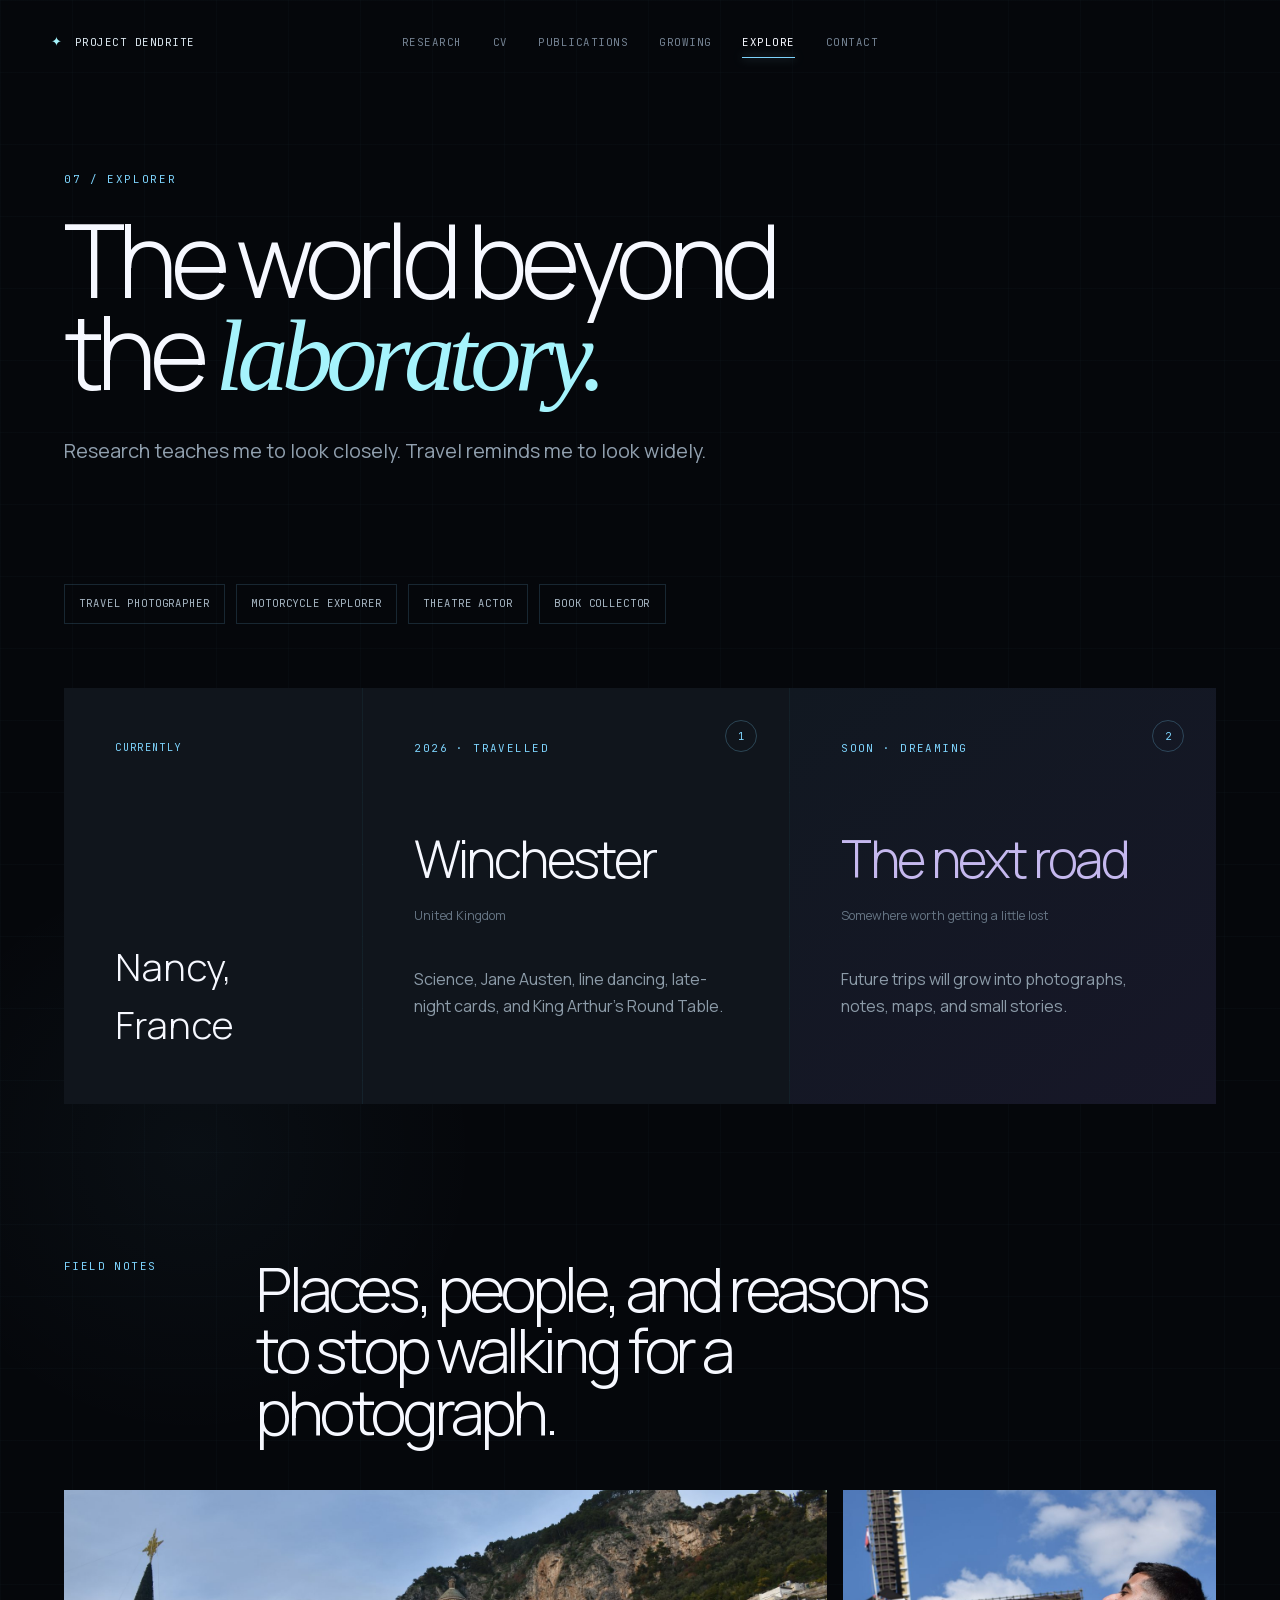
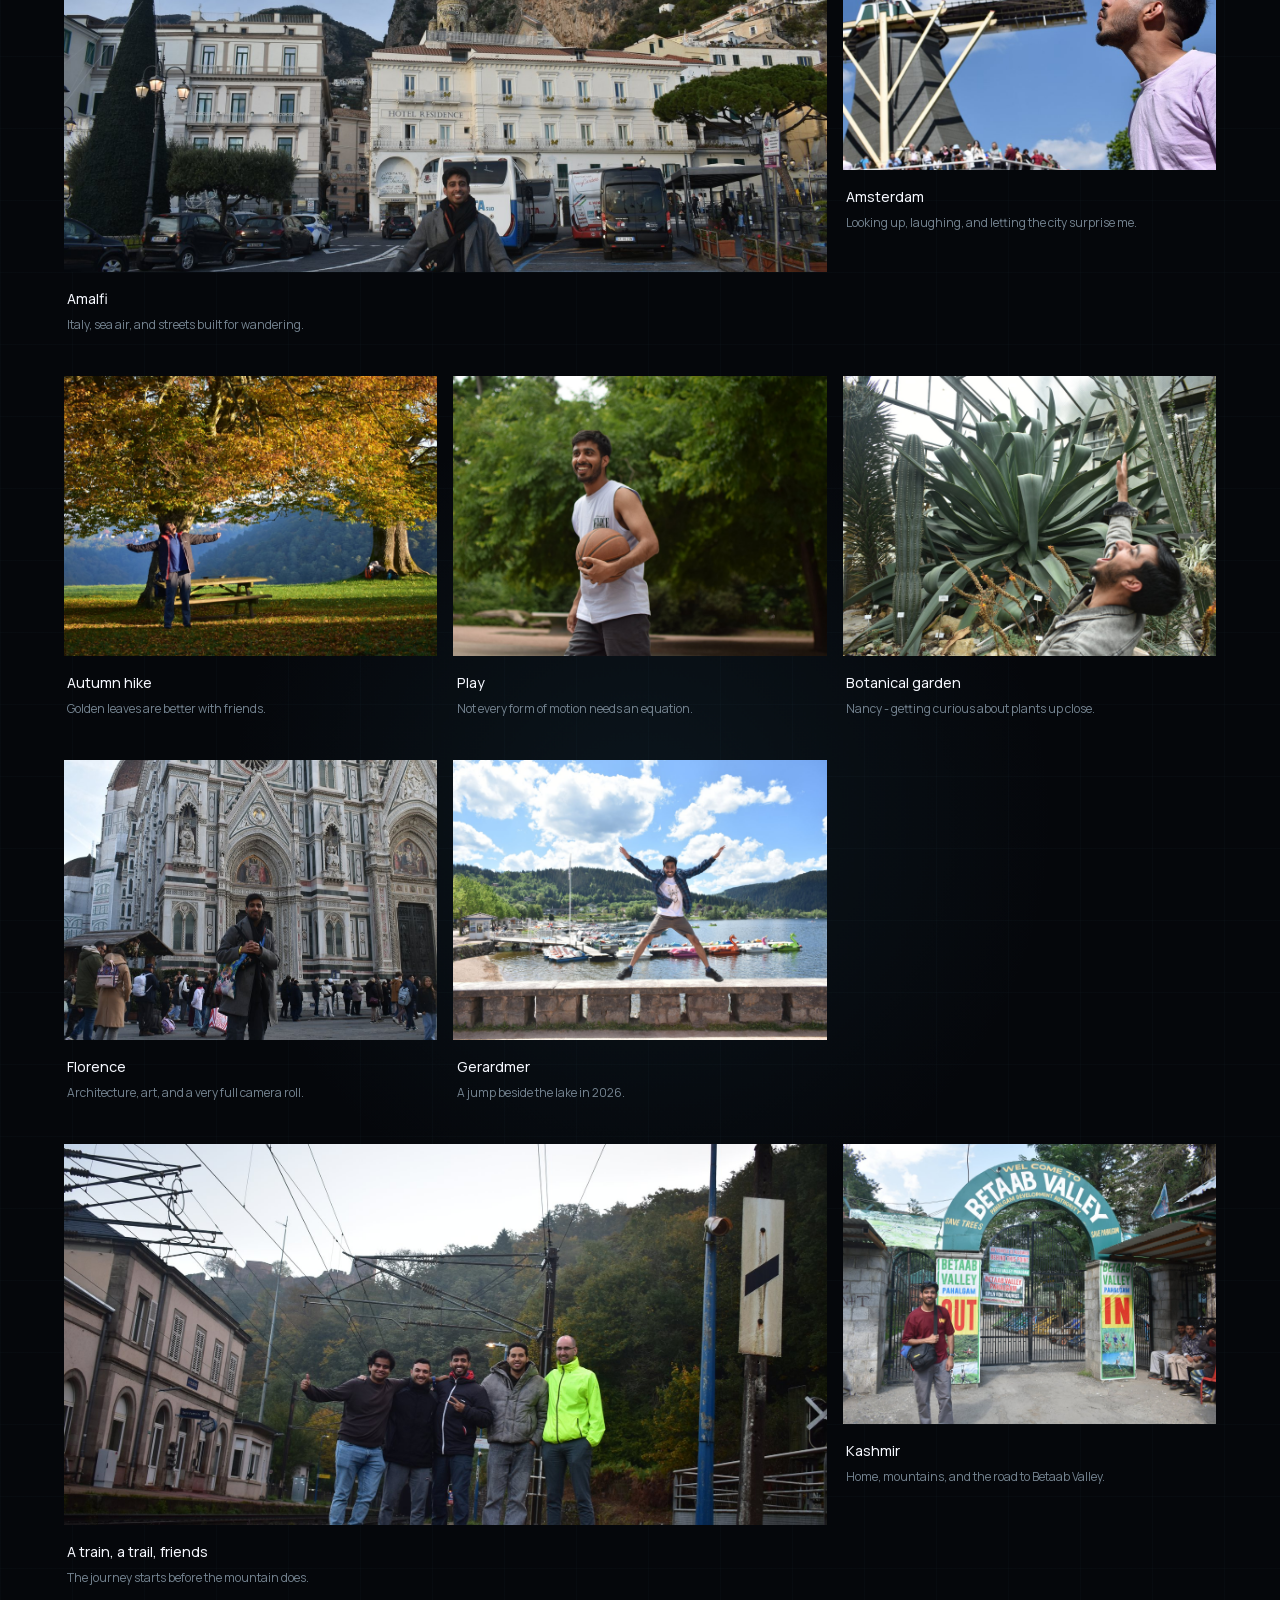
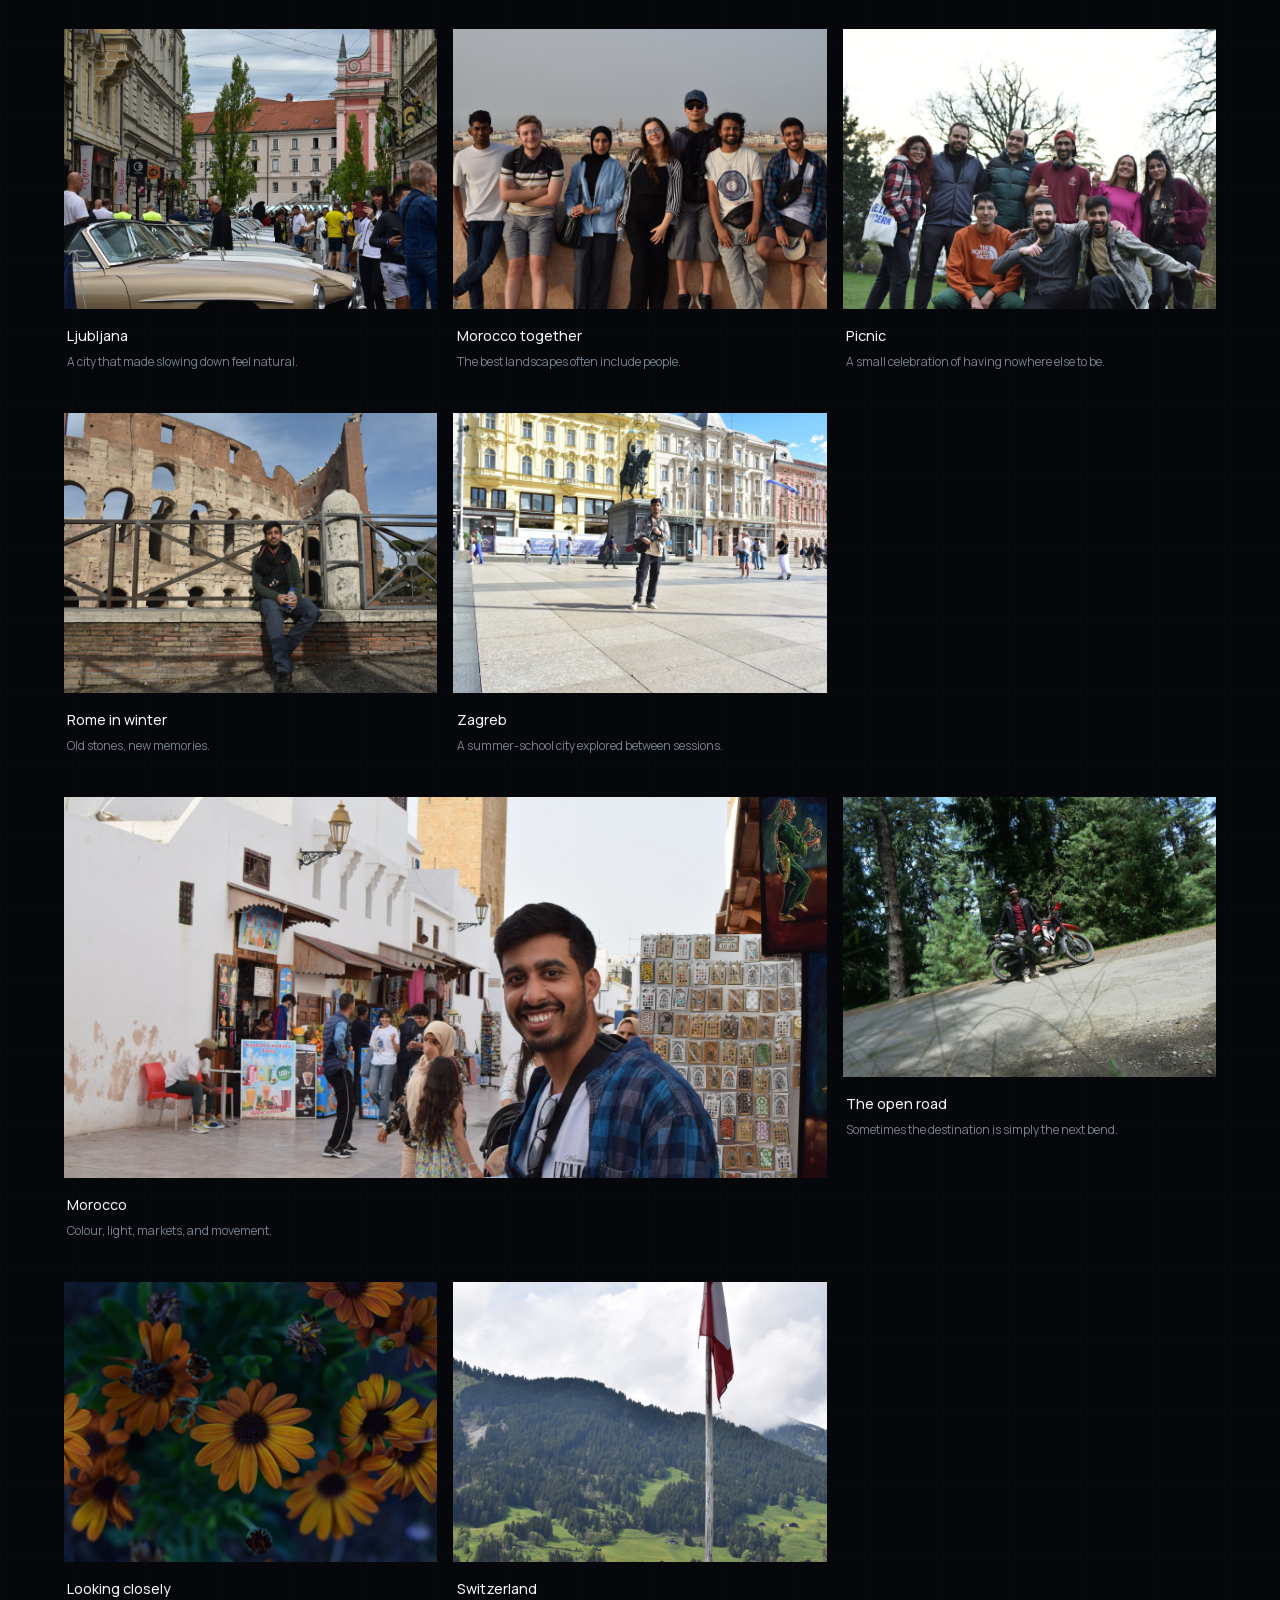
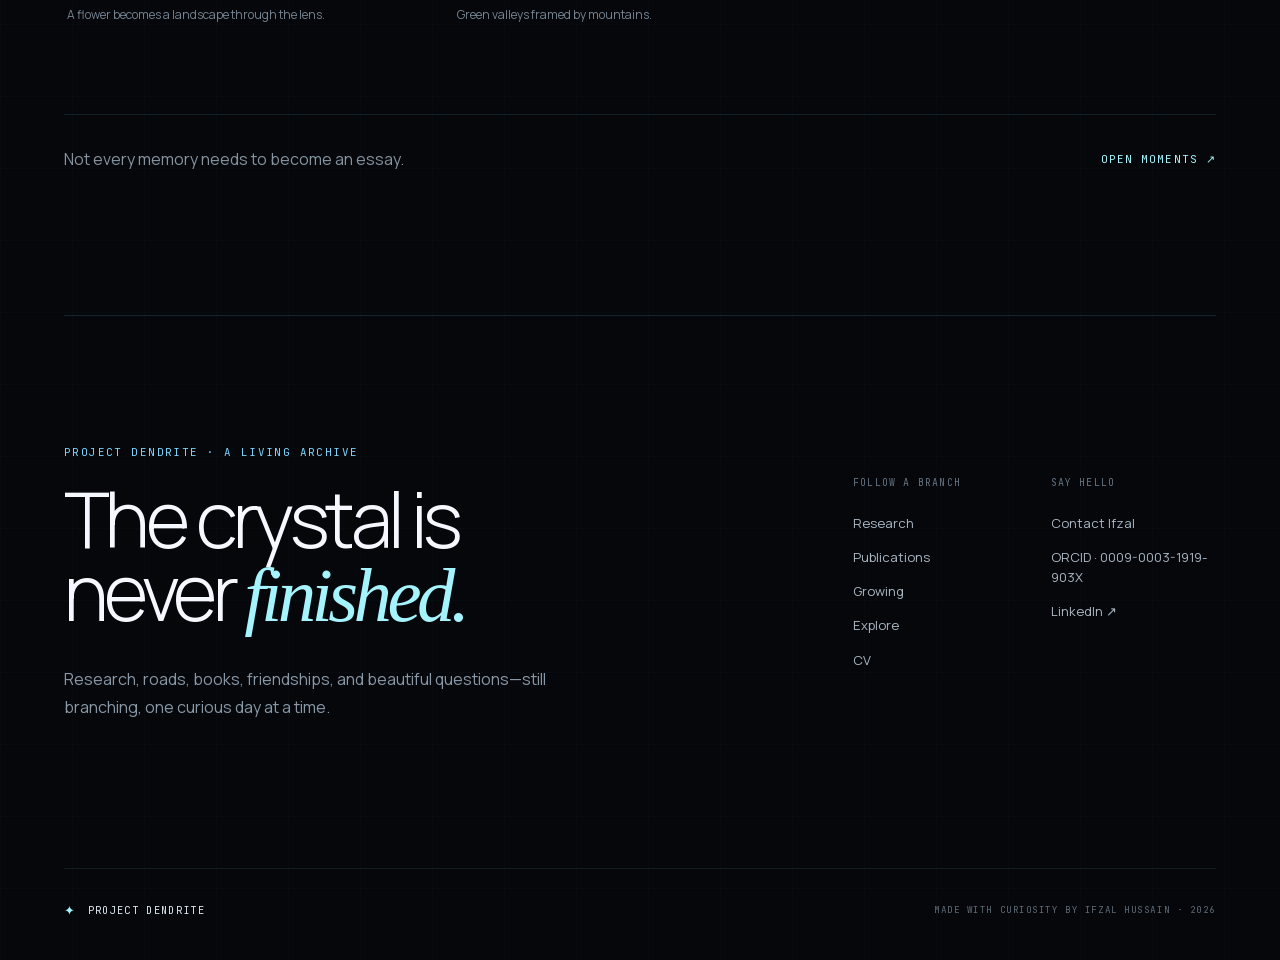
<file: explorer/index.html>
<!DOCTYPE html><html lang="en" data-scroll-behavior="smooth" class="manrope_5285890a-module__0sAlGq__variable jetbrains_mono_e6129a51-module__UWGkRa__variable h-full antialiased"><head><meta charSet="utf-8"/><meta name="viewport" content="width=device-width, initial-scale=1"/><link rel="preload" href="/_next/static/media/70bc3e132a0a741e-s.p.3t6q91iet4nsy.woff2" as="font" crossorigin="" type="font/woff2"/><link rel="preload" href="/_next/static/media/a343f882a40d2cc9-s.p.1sj6eobyi31rd.woff2" as="font" crossorigin="" type="font/woff2"/><link rel="stylesheet" href="/_next/static/chunks/307wwhi88mes-.css" data-precedence="next"/><link rel="preload" as="script" fetchPriority="low" href="/_next/static/chunks/0iq1i69206cyl.js"/><script src="/_next/static/chunks/3ajz_k1jdii39.js" async=""></script><script src="/_next/static/chunks/0iec5q4ack_04.js" async=""></script><script src="/_next/static/chunks/turbopack-0daykj78xy7ee.js" async=""></script><script src="/_next/static/chunks/05-c3ty_6dwfk.js" async=""></script><script src="/_next/static/chunks/14mrh2-p_w84d.js" async=""></script><script src="/_next/static/chunks/1i2il-779qgme.js" async=""></script><meta name="next-size-adjust" content=""/><title>Explorer | Ifzal Hussain</title><meta name="description" content="Travel, photography, motorcycles, friendships, and the roads that shape scientist and explorer Ifzal Hussain."/><meta name="application-name" content="Project Dendrite"/><meta name="author" content="Ifzal Hussain"/><link rel="manifest" href="/manifest.webmanifest"/><meta name="keywords" content="Ifzal Hussain,computational materials science,solidification modelling,equiaxed grain growth,scientific computing"/><meta name="creator" content="Ifzal Hussain"/><meta property="og:title" content="Explorer | Ifzal Hussain"/><meta property="og:description" content="Travel, photography, motorcycles, friendships, and the roads that shape scientist and explorer Ifzal Hussain."/><meta property="og:site_name" content="Project Dendrite"/><meta property="og:type" content="website"/><meta name="twitter:card" content="summary"/><meta name="twitter:title" content="Explorer | Ifzal Hussain"/><meta name="twitter:description" content="Travel, photography, motorcycles, friendships, and the roads that shape scientist and explorer Ifzal Hussain."/><link rel="icon" href="/icon.svg?icon.29_fpfyf3gnd_.svg" sizes="any" type="image/svg+xml"/><script src="/_next/static/chunks/0cz1d0mv5g_q7.js" noModule=""></script></head><body><div hidden=""><!--$--><!--/$--></div><a class="skip-link" href="#main-content">Skip to content</a><main class="inner-shell" id="main-content"><div class="atmosphere" aria-hidden="true"></div><header class="site-header"><a class="wordmark" aria-label="Project Dendrite home" href="/"><span class="wordmark-mark" aria-hidden="true">✦</span><span>Project Dendrite</span></a><nav class="site-nav" aria-label="Primary navigation"><a href="/research/">Research</a><a href="/cv/">CV</a><a href="/publications/">Publications</a><a href="/growing/">Growing</a><a class="site-nav-active" aria-current="page" href="/explorer/">Explore</a><a href="/contact/">Contact</a></nav></header><header class="page-hero"><p class="section-index">07<!-- --> / <!-- -->Explorer</p><h1>The world beyond the <em>laboratory.</em></h1><p>Research teaches me to look closely. Travel reminds me to look widely.</p></header><div class="page-content"><div class="identity-ribbon"><span>Travel photographer</span><span>Motorcycle explorer</span><span>Theatre actor</span><span>Book collector</span></div><section class="route-map" aria-label="Travel routes"><div class="route-origin"><span>Currently</span><strong>Nancy, France</strong></div><article class="route-stop route-travelled"><div class="route-dot" aria-hidden="true">1</div><p class="content-label">2026<!-- --> · <!-- -->travelled</p><h2>Winchester</h2><span>United Kingdom</span><p>Science, Jane Austen, line dancing, late-night cards, and King Arthur&#x27;s Round Table.</p></article><article class="route-stop route-dreaming"><div class="route-dot" aria-hidden="true">2</div><p class="content-label">Soon<!-- --> · <!-- -->dreaming</p><h2>The next road</h2><span>Somewhere worth getting a little lost</span><p>Future trips will grow into photographs, notes, maps, and small stories.</p></article></section><section class="photo-section"><div class="photo-heading"><p class="content-label">Field notes</p><h2>Places, people, and reasons to stop walking for a photograph.</h2></div><div class="photo-grid"><figure class="photo-wide"><div class="photo-frame"><img alt="Amalfi" loading="lazy" decoding="async" data-nimg="fill" style="position:absolute;height:100%;width:100%;left:0;top:0;right:0;bottom:0;color:transparent" src="/photos/trips/amalfi-italy.jpg"/></div><figcaption><strong>Amalfi</strong><span>Italy, sea air, and streets built for wandering.</span></figcaption></figure><figure class=""><div class="photo-frame"><img alt="Amsterdam" loading="lazy" decoding="async" data-nimg="fill" style="position:absolute;height:100%;width:100%;left:0;top:0;right:0;bottom:0;color:transparent" src="/photos/trips/amsterdam.jpg"/></div><figcaption><strong>Amsterdam</strong><span>Looking up, laughing, and letting the city surprise me.</span></figcaption></figure><figure class=""><div class="photo-frame"><img alt="Autumn hike" loading="lazy" decoding="async" data-nimg="fill" style="position:absolute;height:100%;width:100%;left:0;top:0;right:0;bottom:0;color:transparent" src="/photos/trips/autumn-hike-with-friends.jpg"/></div><figcaption><strong>Autumn hike</strong><span>Golden leaves are better with friends.</span></figcaption></figure><figure class=""><div class="photo-frame"><img alt="Play" loading="lazy" decoding="async" data-nimg="fill" style="position:absolute;height:100%;width:100%;left:0;top:0;right:0;bottom:0;color:transparent" src="/photos/trips/basketball.jpg"/></div><figcaption><strong>Play</strong><span>Not every form of motion needs an equation.</span></figcaption></figure><figure class=""><div class="photo-frame"><img alt="Botanical garden" loading="lazy" decoding="async" data-nimg="fill" style="position:absolute;height:100%;width:100%;left:0;top:0;right:0;bottom:0;color:transparent" src="/photos/trips/botanical-garden-nancy.jpg"/></div><figcaption><strong>Botanical garden</strong><span>Nancy - getting curious about plants up close.</span></figcaption></figure><figure class=""><div class="photo-frame"><img alt="Florence" loading="lazy" decoding="async" data-nimg="fill" style="position:absolute;height:100%;width:100%;left:0;top:0;right:0;bottom:0;color:transparent" src="/photos/trips/florence-italy.jpg"/></div><figcaption><strong>Florence</strong><span>Architecture, art, and a very full camera roll.</span></figcaption></figure><figure class=""><div class="photo-frame"><img alt="Gerardmer" loading="lazy" decoding="async" data-nimg="fill" style="position:absolute;height:100%;width:100%;left:0;top:0;right:0;bottom:0;color:transparent" src="/photos/trips/gerardmer-2026.jpg"/></div><figcaption><strong>Gerardmer</strong><span>A jump beside the lake in 2026.</span></figcaption></figure><figure class="photo-wide"><div class="photo-frame"><img alt="A train, a trail, friends" loading="lazy" decoding="async" data-nimg="fill" style="position:absolute;height:100%;width:100%;left:0;top:0;right:0;bottom:0;color:transparent" src="/photos/trips/hiking-with-friends.jpg"/></div><figcaption><strong>A train, a trail, friends</strong><span>The journey starts before the mountain does.</span></figcaption></figure><figure class=""><div class="photo-frame"><img alt="Kashmir" loading="lazy" decoding="async" data-nimg="fill" style="position:absolute;height:100%;width:100%;left:0;top:0;right:0;bottom:0;color:transparent" src="/photos/trips/kashmir-2025.jpg"/></div><figcaption><strong>Kashmir</strong><span>Home, mountains, and the road to Betaab Valley.</span></figcaption></figure><figure class=""><div class="photo-frame"><img alt="Ljubljana" loading="lazy" decoding="async" data-nimg="fill" style="position:absolute;height:100%;width:100%;left:0;top:0;right:0;bottom:0;color:transparent" src="/photos/trips/ljubljana-2025.jpg"/></div><figcaption><strong>Ljubljana</strong><span>A city that made slowing down feel natural.</span></figcaption></figure><figure class=""><div class="photo-frame"><img alt="Morocco together" loading="lazy" decoding="async" data-nimg="fill" style="position:absolute;height:100%;width:100%;left:0;top:0;right:0;bottom:0;color:transparent" src="/photos/trips/morocco-with-friends-2025.jpg"/></div><figcaption><strong>Morocco together</strong><span>The best landscapes often include people.</span></figcaption></figure><figure class=""><div class="photo-frame"><img alt="Picnic" loading="lazy" decoding="async" data-nimg="fill" style="position:absolute;height:100%;width:100%;left:0;top:0;right:0;bottom:0;color:transparent" src="/photos/trips/picnic-with-friends.jpg"/></div><figcaption><strong>Picnic</strong><span>A small celebration of having nowhere else to be.</span></figcaption></figure><figure class=""><div class="photo-frame"><img alt="Rome in winter" loading="lazy" decoding="async" data-nimg="fill" style="position:absolute;height:100%;width:100%;left:0;top:0;right:0;bottom:0;color:transparent" src="/photos/trips/rome-winter-2025.jpg"/></div><figcaption><strong>Rome in winter</strong><span>Old stones, new memories.</span></figcaption></figure><figure class=""><div class="photo-frame"><img alt="Zagreb" loading="lazy" decoding="async" data-nimg="fill" style="position:absolute;height:100%;width:100%;left:0;top:0;right:0;bottom:0;color:transparent" src="/photos/trips/zagreb.jpg"/></div><figcaption><strong>Zagreb</strong><span>A summer-school city explored between sessions.</span></figcaption></figure><figure class="photo-wide"><div class="photo-frame"><img alt="Morocco" loading="lazy" decoding="async" data-nimg="fill" style="position:absolute;height:100%;width:100%;left:0;top:0;right:0;bottom:0;color:transparent" src="/photos/trips/morocco.jpg"/></div><figcaption><strong>Morocco</strong><span>Colour, light, markets, and movement.</span></figcaption></figure><figure class=""><div class="photo-frame"><img alt="The open road" loading="lazy" decoding="async" data-nimg="fill" style="position:absolute;height:100%;width:100%;left:0;top:0;right:0;bottom:0;color:transparent" src="/photos/trips/motorcycling.jpg"/></div><figcaption><strong>The open road</strong><span>Sometimes the destination is simply the next bend.</span></figcaption></figure><figure class=""><div class="photo-frame"><img alt="Looking closely" loading="lazy" decoding="async" data-nimg="fill" style="position:absolute;height:100%;width:100%;left:0;top:0;right:0;bottom:0;color:transparent" src="/photos/trips/photography.jpg"/></div><figcaption><strong>Looking closely</strong><span>A flower becomes a landscape through the lens.</span></figcaption></figure><figure class=""><div class="photo-frame"><img alt="Switzerland" loading="lazy" decoding="async" data-nimg="fill" style="position:absolute;height:100%;width:100%;left:0;top:0;right:0;bottom:0;color:transparent" src="/photos/trips/switzerland.jpg"/></div><figcaption><strong>Switzerland</strong><span>Green valleys framed by mountains.</span></figcaption></figure></div></section><div class="explorer-next"><p>Not every memory needs to become an essay.</p><a href="/moments/">Open Moments <span aria-hidden="true">↗</span></a></div></div><footer class="site-footer"><div class="footer-intro"><p class="content-label">Project Dendrite · A living archive</p><h2>The crystal is never <em>finished.</em></h2><p>Research, roads, books, friendships, and beautiful questions—still branching, one curious day at a time.</p></div><div class="footer-branches"><nav aria-label="Footer navigation"><span>Follow a branch</span><a href="/research/">Research</a><a href="/publications/">Publications</a><a href="/growing/">Growing</a><a href="/explorer/">Explore</a><a href="/cv/">CV</a></nav><div class="footer-connect"><span>Say hello</span><a href="/contact/">Contact Ifzal</a><a href="https://orcid.org/0009-0003-1919-903X" rel="noreferrer" target="_blank">ORCID · 0009-0003-1919-903X</a><a href="https://www.linkedin.com/in/erifzalhussain/" rel="noreferrer" target="_blank">LinkedIn ↗</a></div></div><div class="footer-signoff"><a class="wordmark" aria-label="Project Dendrite home" href="/"><span class="wordmark-mark" aria-hidden="true">✦</span><span>Project Dendrite</span></a><p>Made with curiosity by Ifzal Hussain · 2026</p></div></footer></main><!--$--><!--/$--><script src="/_next/static/chunks/0iq1i69206cyl.js" id="_R_" async=""></script><script>(self.__next_f=self.__next_f||[]).push([0])</script><script>self.__next_f.push([1,"1:\"$Sreact.fragment\"\n2:I[39756,[\"/_next/static/chunks/05-c3ty_6dwfk.js\",\"/_next/static/chunks/14mrh2-p_w84d.js\"],\"default\"]\n3:I[37457,[\"/_next/static/chunks/05-c3ty_6dwfk.js\",\"/_next/static/chunks/14mrh2-p_w84d.js\"],\"default\"]\n4:I[3020,[\"/_next/static/chunks/05-c3ty_6dwfk.js\",\"/_next/static/chunks/14mrh2-p_w84d.js\",\"/_next/static/chunks/1i2il-779qgme.js\"],\"SiteHeader\"]\n5:I[22016,[\"/_next/static/chunks/05-c3ty_6dwfk.js\",\"/_next/static/chunks/14mrh2-p_w84d.js\",\"/_next/static/chunks/1i2il-779qgme.js\"],\"\"]\n6:I[5500,[\"/_next/static/chunks/05-c3ty_6dwfk.js\",\"/_next/static/chunks/14mrh2-p_w84d.js\",\"/_next/static/chunks/1i2il-779qgme.js\"],\"Image\"]\n1f:I[68027,[\"/_next/static/chunks/05-c3ty_6dwfk.js\",\"/_next/static/chunks/14mrh2-p_w84d.js\"],\"default\",1]\n:HL[\"/_next/static/chunks/307wwhi88mes-.css\",\"style\"]\n:HL[\"/_next/static/media/70bc3e132a0a741e-s.p.3t6q91iet4nsy.woff2\",\"font\",{\"crossOrigin\":\"\",\"type\":\"font/woff2\"}]\n:HL[\"/_next/static/media/a343f882a40d2cc9-s.p.1sj6eobyi31rd.woff2\",\"font\",{\"crossOrigin\":\"\",\"type\":\"font/woff2\"}]\n"])</script><script>self.__next_f.push([1,"0:{\"P\":null,\"c\":[\"\",\"explorer\",\"\"],\"q\":\"\",\"i\":false,\"f\":[[[\"\",{\"children\":[\"explorer\",{\"children\":[\"__PAGE__\",{}]}]},\"$undefined\",\"$undefined\",16],[[\"$\",\"$1\",\"c\",{\"children\":[[[\"$\",\"link\",\"0\",{\"rel\":\"stylesheet\",\"href\":\"/_next/static/chunks/307wwhi88mes-.css\",\"precedence\":\"next\",\"crossOrigin\":\"$undefined\",\"nonce\":\"$undefined\"}],[\"$\",\"script\",\"script-0\",{\"src\":\"/_next/static/chunks/05-c3ty_6dwfk.js\",\"async\":true,\"nonce\":\"$undefined\"}],[\"$\",\"script\",\"script-1\",{\"src\":\"/_next/static/chunks/14mrh2-p_w84d.js\",\"async\":true,\"nonce\":\"$undefined\"}]],[\"$\",\"html\",null,{\"lang\":\"en\",\"data-scroll-behavior\":\"smooth\",\"className\":\"manrope_5285890a-module__0sAlGq__variable jetbrains_mono_e6129a51-module__UWGkRa__variable h-full antialiased\",\"children\":[\"$\",\"body\",null,{\"children\":[[\"$\",\"a\",null,{\"className\":\"skip-link\",\"href\":\"#main-content\",\"children\":\"Skip to content\"}],[\"$\",\"$L2\",null,{\"parallelRouterKey\":\"children\",\"error\":\"$undefined\",\"errorStyles\":\"$undefined\",\"errorScripts\":\"$undefined\",\"template\":[\"$\",\"$L3\",null,{}],\"templateStyles\":\"$undefined\",\"templateScripts\":\"$undefined\",\"notFound\":[[\"$\",\"main\",null,{\"className\":\"inner-shell not-found-shell\",\"id\":\"main-content\",\"children\":[[\"$\",\"div\",null,{\"className\":\"atmosphere\",\"aria-hidden\":\"true\"}],[\"$\",\"$L4\",null,{}],[\"$\",\"section\",null,{\"className\":\"not-found-content\",\"children\":[[\"$\",\"p\",null,{\"className\":\"section-index\",\"children\":\"404 / Lost branch\"}],[\"$\",\"h1\",null,{\"children\":[\"This crystal never \",[\"$\",\"em\",null,{\"children\":\"grew.\"}]]}],[\"$\",\"p\",null,{\"children\":\"Either the link wandered off, or this branch is still waiting for its nucleus. Let's return to familiar territory.\"}],[\"$\",\"$L5\",null,{\"className\":\"text-link\",\"href\":\"/\",\"children\":[\"Return to the nucleus \",[\"$\",\"span\",null,{\"aria-hidden\":\"true\",\"children\":\"↗\"}]]}]]}]]}],[]],\"forbidden\":\"$undefined\",\"unauthorized\":\"$undefined\"}]]}]}]]}],{\"children\":[[\"$\",\"$1\",\"c\",{\"children\":[null,[\"$\",\"$L2\",null,{\"parallelRouterKey\":\"children\",\"error\":\"$undefined\",\"errorStyles\":\"$undefined\",\"errorScripts\":\"$undefined\",\"template\":[\"$\",\"$L3\",null,{}],\"templateStyles\":\"$undefined\",\"templateScripts\":\"$undefined\",\"notFound\":\"$undefined\",\"forbidden\":\"$undefined\",\"unauthorized\":\"$undefined\"}]]}],{\"children\":[[\"$\",\"$1\",\"c\",{\"children\":[[\"$\",\"main\",null,{\"className\":\"inner-shell\",\"id\":\"main-content\",\"children\":[[\"$\",\"div\",null,{\"className\":\"atmosphere\",\"aria-hidden\":\"true\"}],[\"$\",\"$L4\",null,{}],[\"$\",\"header\",null,{\"className\":\"page-hero\",\"children\":[[\"$\",\"p\",null,{\"className\":\"section-index\",\"children\":[\"07\",\" / \",\"Explorer\"]}],[\"$\",\"h1\",null,{\"children\":[\"The world beyond the \",[\"$\",\"em\",null,{\"children\":\"laboratory.\"}]]}],[\"$\",\"p\",null,{\"children\":\"Research teaches me to look closely. Travel reminds me to look widely.\"}]]}],[\"$\",\"div\",null,{\"className\":\"page-content\",\"children\":[[\"$\",\"div\",null,{\"className\":\"identity-ribbon\",\"children\":[[\"$\",\"span\",\"Travel photographer\",{\"children\":\"Travel photographer\"}],[\"$\",\"span\",\"Motorcycle explorer\",{\"children\":\"Motorcycle explorer\"}],[\"$\",\"span\",\"Theatre actor\",{\"children\":\"Theatre actor\"}],[\"$\",\"span\",\"Book collector\",{\"children\":\"Book collector\"}]]}],[\"$\",\"section\",null,{\"className\":\"route-map\",\"aria-label\":\"Travel routes\",\"children\":[[\"$\",\"div\",null,{\"className\":\"route-origin\",\"children\":[[\"$\",\"span\",null,{\"children\":\"Currently\"}],[\"$\",\"strong\",null,{\"children\":\"Nancy, France\"}]]}],[[\"$\",\"article\",\"Winchester\",{\"className\":\"route-stop route-travelled\",\"children\":[[\"$\",\"div\",null,{\"className\":\"route-dot\",\"aria-hidden\":\"true\",\"children\":1}],[\"$\",\"p\",null,{\"className\":\"content-label\",\"children\":[\"2026\",\" · \",\"travelled\"]}],[\"$\",\"h2\",null,{\"children\":\"Winchester\"}],[\"$\",\"span\",null,{\"children\":\"United Kingdom\"}],[\"$\",\"p\",null,{\"children\":\"Science, Jane Austen, line dancing, late-night cards, and King Arthur's Round Table.\"}]]}],[\"$\",\"article\",\"The next road\",{\"className\":\"route-stop route-dreaming\",\"children\":[[\"$\",\"div\",null,{\"className\":\"route-dot\",\"aria-hidden\":\"true\",\"children\":2}],[\"$\",\"p\",null,{\"className\":\"content-label\",\"children\":[\"Soon\",\" · \",\"dreaming\"]}],[\"$\",\"h2\",null,{\"children\":\"The next road\"}],[\"$\",\"span\",null,{\"children\":\"Somewhere worth getting a little lost\"}],[\"$\",\"p\",null,{\"children\":\"Future trips will grow into photographs, notes, maps, and small stories.\"}]]}]]]}],[\"$\",\"section\",null,{\"className\":\"photo-section\",\"children\":[[\"$\",\"div\",null,{\"className\":\"photo-heading\",\"children\":[[\"$\",\"p\",null,{\"className\":\"content-label\",\"children\":\"Field notes\"}],[\"$\",\"h2\",null,{\"children\":\"Places, people, and reasons to stop walking for a photograph.\"}]]}],[\"$\",\"div\",null,{\"className\":\"photo-grid\",\"children\":[[\"$\",\"figure\",\"/photos/trips/amalfi-italy.jpg\",{\"className\":\"photo-wide\",\"children\":[[\"$\",\"div\",null,{\"className\":\"photo-frame\",\"children\":[\"$\",\"$L6\",null,{\"src\":\"/photos/trips/amalfi-italy.jpg\",\"alt\":\"Amalfi\",\"fill\":true,\"sizes\":\"(max-width: 640px) 100vw, (max-width: 1000px) 50vw, 33vw\"}]}],\"$L7\"]}],\"$L8\",\"$L9\",\"$La\",\"$Lb\",\"$Lc\",\"$Ld\",\"$Le\",\"$Lf\",\"$L10\",\"$L11\",\"$L12\",\"$L13\",\"$L14\",\"$L15\",\"$L16\",\"$L17\",\"$L18\"]}]]}],\"$L19\"]}],\"$L1a\"]}],[\"$L1b\"],\"$L1c\"]}],{},null,false,null]},null,false,\"$@1d\"]},null,false,null],\"$L1e\",false]],\"m\":\"$undefined\",\"G\":[\"$1f\",[\"$L20\"]],\"S\":true,\"h\":null,\"s\":\"$undefined\",\"l\":\"$undefined\",\"p\":\"$undefined\",\"d\":\"$undefined\",\"b\":\"zQbK2iukwmXOCDuxRXQ4C\"}\n"])</script><script>self.__next_f.push([1,"21:I[97367,[\"/_next/static/chunks/05-c3ty_6dwfk.js\",\"/_next/static/chunks/14mrh2-p_w84d.js\"],\"OutletBoundary\"]\n22:\"$Sreact.suspense\"\n25:I[97367,[\"/_next/static/chunks/05-c3ty_6dwfk.js\",\"/_next/static/chunks/14mrh2-p_w84d.js\"],\"ViewportBoundary\"]\n27:I[97367,[\"/_next/static/chunks/05-c3ty_6dwfk.js\",\"/_next/static/chunks/14mrh2-p_w84d.js\"],\"MetadataBoundary\"]\n7:[\"$\",\"figcaption\",null,{\"children\":[[\"$\",\"strong\",null,{\"children\":\"Amalfi\"}],[\"$\",\"span\",null,{\"children\":\"Italy, sea air, and streets built for wandering.\"}]]}]\n8:[\"$\",\"figure\",\"/photos/trips/amsterdam.jpg\",{\"className\":\"\",\"children\":[[\"$\",\"div\",null,{\"className\":\"photo-frame\",\"children\":[\"$\",\"$L6\",null,{\"src\":\"/photos/trips/amsterdam.jpg\",\"alt\":\"Amsterdam\",\"fill\":true,\"sizes\":\"(max-width: 640px) 100vw, (max-width: 1000px) 50vw, 33vw\"}]}],[\"$\",\"figcaption\",null,{\"children\":[[\"$\",\"strong\",null,{\"children\":\"Amsterdam\"}],[\"$\",\"span\",null,{\"children\":\"Looking up, laughing, and letting the city surprise me.\"}]]}]]}]\n9:[\"$\",\"figure\",\"/photos/trips/autumn-hike-with-friends.jpg\",{\"className\":\"\",\"children\":[[\"$\",\"div\",null,{\"className\":\"photo-frame\",\"children\":[\"$\",\"$L6\",null,{\"src\":\"/photos/trips/autumn-hike-with-friends.jpg\",\"alt\":\"Autumn hike\",\"fill\":true,\"sizes\":\"(max-width: 640px) 100vw, (max-width: 1000px) 50vw, 33vw\"}]}],[\"$\",\"figcaption\",null,{\"children\":[[\"$\",\"strong\",null,{\"children\":\"Autumn hike\"}],[\"$\",\"span\",null,{\"children\":\"Golden leaves are better with friends.\"}]]}]]}]\na:[\"$\",\"figure\",\"/photos/trips/basketball.jpg\",{\"className\":\"\",\"children\":[[\"$\",\"div\",null,{\"className\":\"photo-frame\",\"children\":[\"$\",\"$L6\",null,{\"src\":\"/photos/trips/basketball.jpg\",\"alt\":\"Play\",\"fill\":true,\"sizes\":\"(max-width: 640px) 100vw, (max-width: 1000px) 50vw, 33vw\"}]}],[\"$\",\"figcaption\",null,{\"children\":[[\"$\",\"strong\",null,{\"children\":\"Play\"}],[\"$\",\"span\",null,{\"children\":\"Not every form of motion needs an equation.\"}]]}]]}]\nb:[\"$\",\"figure\",\"/photos/trips/botanical-garden-nancy.jpg\",{\"className\":\"\",\"children\":[[\"$\",\"div\",null,{\"className\":\"photo-frame\",\"children\":[\"$\",\"$L6\",null,{\"src\":\"/photos/trips/botanical-garden-nancy.jpg\",\"alt\":\"Botanical garden\",\"fill\":true,\"sizes\":\"(max-width: 640px) 100vw, (max-width: 1000px) 50vw, 33vw\"}]}],[\"$\",\"figcaption\",null,{\"children\":[[\"$\",\"strong\",null,{\"children\":\"Botanical garden\"}],[\"$\",\"span\",null,{\"children\":\"Nancy - getting curious about plants up close.\"}]]}]]}]\nc:[\"$\",\"figure\",\"/photos/trips/florence-italy.jpg\",{\"className\":\"\",\"children\":[[\"$\",\"div\",null,{\"className\":\"photo-frame\",\"children\":[\"$\",\"$L6\",null,{\"src\":\"/photos/trips/florence-italy.jpg\",\"alt\":\"Florence\",\"fill\":true,\"sizes\":\"(max-width: 640px) 100vw, (max-width: 1000px) 50vw, 33vw\"}]}],[\"$\",\"figcaption\",null,{\"children\":[[\"$\",\"strong\",null,{\"children\":\"Florence\"}],[\"$\",\"span\",null,{\"children\":\"Architecture, art, and a very full camera roll.\"}]]}]]}]\nd:[\"$\",\"figure\",\"/photos/trips/gerardmer-2026.jpg\",{\"className\":\"\",\"children\":[[\"$\",\"div\",null,{\"className\":\"photo-frame\",\"children\":[\"$\",\"$L6\",null,{\"src\":\"/photos/trips/gerardmer-2026.jpg\",\"alt\":\"Gerardmer\",\"fill\":true,\"sizes\":\"(max-width: 640px) 100vw, (max-width: 1000px) 50vw, 33vw\"}]}],[\"$\",\"figcaption\",null,{\"children\":[[\"$\",\"strong\",null,{\"children\":\"Gerardmer\"}],[\"$\",\"span\",null,{\"children\":\"A jump beside the lake in 2026.\"}]]}]]}]\ne:[\"$\",\"figure\",\"/photos/trips/hiking-with-friends.jpg\",{\"className\":\"photo-wide\",\"children\":[[\"$\",\"div\",null,{\"className\":\"photo-frame\",\"children\":[\"$\",\"$L6\",null,{\"src\":\"/photos/trips/hiking-with-friends.jpg\",\"alt\":\"A train, a trail, friends\",\"fill\":true,\"sizes\":\"(max-width: 640px) 100vw, (max-width: 1000px) 50vw, 33vw\"}]}],[\"$\",\"figcaption\",null,{\"children\":[[\"$\",\"strong\",null,{\"children\":\"A train, a trail, friends\"}],[\"$\",\"span\",null,{\"children\":\"The journey starts before the mountain does.\"}]]}]]}]\nf:[\"$\",\"figure\",\"/photos/trips/kashmir-2025.jpg\",{\"className\":\"\",\"children\":[[\"$\",\"div\",null,{\"className\":\"photo-frame\",\"children\":[\"$\",\"$L6\",null,{\"src\":\"/photos/trips/kashmir-2025.jpg\",\"alt\":\"Kashmir\",\"fill\":true,\"sizes\":\"(max-width: 640px) 100vw, (max-width: 1000px) 50vw, 33vw\"}]}],[\"$\",\"figcaptio"])</script><script>self.__next_f.push([1,"n\",null,{\"children\":[[\"$\",\"strong\",null,{\"children\":\"Kashmir\"}],[\"$\",\"span\",null,{\"children\":\"Home, mountains, and the road to Betaab Valley.\"}]]}]]}]\n10:[\"$\",\"figure\",\"/photos/trips/ljubljana-2025.jpg\",{\"className\":\"\",\"children\":[[\"$\",\"div\",null,{\"className\":\"photo-frame\",\"children\":[\"$\",\"$L6\",null,{\"src\":\"/photos/trips/ljubljana-2025.jpg\",\"alt\":\"Ljubljana\",\"fill\":true,\"sizes\":\"(max-width: 640px) 100vw, (max-width: 1000px) 50vw, 33vw\"}]}],[\"$\",\"figcaption\",null,{\"children\":[[\"$\",\"strong\",null,{\"children\":\"Ljubljana\"}],[\"$\",\"span\",null,{\"children\":\"A city that made slowing down feel natural.\"}]]}]]}]\n11:[\"$\",\"figure\",\"/photos/trips/morocco-with-friends-2025.jpg\",{\"className\":\"\",\"children\":[[\"$\",\"div\",null,{\"className\":\"photo-frame\",\"children\":[\"$\",\"$L6\",null,{\"src\":\"/photos/trips/morocco-with-friends-2025.jpg\",\"alt\":\"Morocco together\",\"fill\":true,\"sizes\":\"(max-width: 640px) 100vw, (max-width: 1000px) 50vw, 33vw\"}]}],[\"$\",\"figcaption\",null,{\"children\":[[\"$\",\"strong\",null,{\"children\":\"Morocco together\"}],[\"$\",\"span\",null,{\"children\":\"The best landscapes often include people.\"}]]}]]}]\n12:[\"$\",\"figure\",\"/photos/trips/picnic-with-friends.jpg\",{\"className\":\"\",\"children\":[[\"$\",\"div\",null,{\"className\":\"photo-frame\",\"children\":[\"$\",\"$L6\",null,{\"src\":\"/photos/trips/picnic-with-friends.jpg\",\"alt\":\"Picnic\",\"fill\":true,\"sizes\":\"(max-width: 640px) 100vw, (max-width: 1000px) 50vw, 33vw\"}]}],[\"$\",\"figcaption\",null,{\"children\":[[\"$\",\"strong\",null,{\"children\":\"Picnic\"}],[\"$\",\"span\",null,{\"children\":\"A small celebration of having nowhere else to be.\"}]]}]]}]\n13:[\"$\",\"figure\",\"/photos/trips/rome-winter-2025.jpg\",{\"className\":\"\",\"children\":[[\"$\",\"div\",null,{\"className\":\"photo-frame\",\"children\":[\"$\",\"$L6\",null,{\"src\":\"/photos/trips/rome-winter-2025.jpg\",\"alt\":\"Rome in winter\",\"fill\":true,\"sizes\":\"(max-width: 640px) 100vw, (max-width: 1000px) 50vw, 33vw\"}]}],[\"$\",\"figcaption\",null,{\"children\":[[\"$\",\"strong\",null,{\"children\":\"Rome in winter\"}],[\"$\",\"span\",null,{\"children\":\"Old stones, new memories.\"}]]}]]}]\n14:[\"$\",\"figure\",\"/photos/trips/zagreb.jpg\",{\"className\":\"\",\"children\":[[\"$\",\"div\",null,{\"className\":\"photo-frame\",\"children\":[\"$\",\"$L6\",null,{\"src\":\"/photos/trips/zagreb.jpg\",\"alt\":\"Zagreb\",\"fill\":true,\"sizes\":\"(max-width: 640px) 100vw, (max-width: 1000px) 50vw, 33vw\"}]}],[\"$\",\"figcaption\",null,{\"children\":[[\"$\",\"strong\",null,{\"children\":\"Zagreb\"}],[\"$\",\"span\",null,{\"children\":\"A summer-school city explored between sessions.\"}]]}]]}]\n15:[\"$\",\"figure\",\"/photos/trips/morocco.jpg\",{\"className\":\"photo-wide\",\"children\":[[\"$\",\"div\",null,{\"className\":\"photo-frame\",\"children\":[\"$\",\"$L6\",null,{\"src\":\"/photos/trips/morocco.jpg\",\"alt\":\"Morocco\",\"fill\":true,\"sizes\":\"(max-width: 640px) 100vw, (max-width: 1000px) 50vw, 33vw\"}]}],[\"$\",\"figcaption\",null,{\"children\":[[\"$\",\"strong\",null,{\"children\":\"Morocco\"}],[\"$\",\"span\",null,{\"children\":\"Colour, light, markets, and movement.\"}]]}]]}]\n16:[\"$\",\"figure\",\"/photos/trips/motorcycling.jpg\",{\"className\":\"\",\"children\":[[\"$\",\"div\",null,{\"className\":\"photo-frame\",\"children\":[\"$\",\"$L6\",null,{\"src\":\"/photos/trips/motorcycling.jpg\",\"alt\":\"The open road\",\"fill\":true,\"sizes\":\"(max-width: 640px) 100vw, (max-width: 1000px) 50vw, 33vw\"}]}],[\"$\",\"figcaption\",null,{\"children\":[[\"$\",\"strong\",null,{\"children\":\"The open road\"}],[\"$\",\"span\",null,{\"children\":\"Sometimes the destination is simply the next bend.\"}]]}]]}]\n17:[\"$\",\"figure\",\"/photos/trips/photography.jpg\",{\"className\":\"\",\"children\":[[\"$\",\"div\",null,{\"className\":\"photo-frame\",\"children\":[\"$\",\"$L6\",null,{\"src\":\"/photos/trips/photography.jpg\",\"alt\":\"Looking closely\",\"fill\":true,\"sizes\":\"(max-width: 640px) 100vw, (max-width: 1000px) 50vw, 33vw\"}]}],[\"$\",\"figcaption\",null,{\"children\":[[\"$\",\"strong\",null,{\"children\":\"Looking closely\"}],[\"$\",\"span\",null,{\"children\":\"A flower becomes a landscape through the lens.\"}]]}]]}]\n18:[\"$\",\"figure\",\"/photos/trips/switzerland.jpg\",{\"className\":\"\",\"children\":[[\"$\",\"div\",null,{\"className\":\"photo-frame\",\"children\":[\"$\",\"$L6\",null,{\"src\":\"/photos/trips/switzerland.jpg\",\"alt\":\"Switzerland\",\"fill\":true,\"sizes\":\"(max-width: 640px) 100vw, (max-wid"])</script><script>self.__next_f.push([1,"th: 1000px) 50vw, 33vw\"}]}],[\"$\",\"figcaption\",null,{\"children\":[[\"$\",\"strong\",null,{\"children\":\"Switzerland\"}],[\"$\",\"span\",null,{\"children\":\"Green valleys framed by mountains.\"}]]}]]}]\n19:[\"$\",\"div\",null,{\"className\":\"explorer-next\",\"children\":[[\"$\",\"p\",null,{\"children\":\"Not every memory needs to become an essay.\"}],[\"$\",\"$L5\",null,{\"href\":\"/moments\",\"children\":[\"Open Moments \",[\"$\",\"span\",null,{\"aria-hidden\":\"true\",\"children\":\"↗\"}]]}]]}]\n"])</script><script>self.__next_f.push([1,"1a:[\"$\",\"footer\",null,{\"className\":\"site-footer\",\"children\":[[\"$\",\"div\",null,{\"className\":\"footer-intro\",\"children\":[[\"$\",\"p\",null,{\"className\":\"content-label\",\"children\":\"Project Dendrite · A living archive\"}],[\"$\",\"h2\",null,{\"children\":[\"The crystal is never \",[\"$\",\"em\",null,{\"children\":\"finished.\"}]]}],[\"$\",\"p\",null,{\"children\":\"Research, roads, books, friendships, and beautiful questions—still branching, one curious day at a time.\"}]]}],[\"$\",\"div\",null,{\"className\":\"footer-branches\",\"children\":[[\"$\",\"nav\",null,{\"aria-label\":\"Footer navigation\",\"children\":[[\"$\",\"span\",null,{\"children\":\"Follow a branch\"}],[[\"$\",\"$L5\",\"/research\",{\"href\":\"/research\",\"children\":\"Research\"}],[\"$\",\"$L5\",\"/publications\",{\"href\":\"/publications\",\"children\":\"Publications\"}],[\"$\",\"$L5\",\"/growing\",{\"href\":\"/growing\",\"children\":\"Growing\"}],[\"$\",\"$L5\",\"/explorer\",{\"href\":\"/explorer\",\"children\":\"Explore\"}],[\"$\",\"$L5\",\"/cv\",{\"href\":\"/cv\",\"children\":\"CV\"}]]]}],[\"$\",\"div\",null,{\"className\":\"footer-connect\",\"children\":[[\"$\",\"span\",null,{\"children\":\"Say hello\"}],[\"$\",\"$L5\",null,{\"href\":\"/contact\",\"children\":\"Contact Ifzal\"}],[\"$\",\"a\",null,{\"href\":\"https://orcid.org/0009-0003-1919-903X\",\"rel\":\"noreferrer\",\"target\":\"_blank\",\"children\":\"ORCID · 0009-0003-1919-903X\"}],[\"$\",\"a\",null,{\"href\":\"https://www.linkedin.com/in/erifzalhussain/\",\"rel\":\"noreferrer\",\"target\":\"_blank\",\"children\":\"LinkedIn ↗\"}]]}]]}],[\"$\",\"div\",null,{\"className\":\"footer-signoff\",\"children\":[[\"$\",\"$L5\",null,{\"className\":\"wordmark\",\"href\":\"/\",\"aria-label\":\"Project Dendrite home\",\"children\":[[\"$\",\"span\",null,{\"className\":\"wordmark-mark\",\"aria-hidden\":\"true\",\"children\":\"✦\"}],[\"$\",\"span\",null,{\"children\":\"Project Dendrite\"}]]}],[\"$\",\"p\",null,{\"children\":\"Made with curiosity by Ifzal Hussain · 2026\"}]]}]]}]\n"])</script><script>self.__next_f.push([1,"1b:[\"$\",\"script\",\"script-0\",{\"src\":\"/_next/static/chunks/1i2il-779qgme.js\",\"async\":true,\"nonce\":\"$undefined\"}]\n1c:[\"$\",\"$L21\",null,{\"children\":[\"$\",\"$22\",null,{\"name\":\"Next.MetadataOutlet\",\"children\":\"$@23\"}]}]\n24:[]\n1d:\"$W24\"\n1e:[\"$\",\"$1\",\"h\",{\"children\":[null,[\"$\",\"$L25\",null,{\"children\":\"$L26\"}],[\"$\",\"div\",null,{\"hidden\":true,\"children\":[\"$\",\"$L27\",null,{\"children\":[\"$\",\"$22\",null,{\"name\":\"Next.Metadata\",\"children\":\"$L28\"}]}]}],[\"$\",\"meta\",null,{\"name\":\"next-size-adjust\",\"content\":\"\"}]]}]\n20:[\"$\",\"link\",\"0\",{\"rel\":\"stylesheet\",\"href\":\"/_next/static/chunks/307wwhi88mes-.css\",\"precedence\":\"next\",\"crossOrigin\":\"$undefined\",\"nonce\":\"$undefined\"}]\n"])</script><script>self.__next_f.push([1,"26:[[\"$\",\"meta\",\"0\",{\"charSet\":\"utf-8\"}],[\"$\",\"meta\",\"1\",{\"name\":\"viewport\",\"content\":\"width=device-width, initial-scale=1\"}]]\n"])</script><script>self.__next_f.push([1,"29:I[27201,[\"/_next/static/chunks/05-c3ty_6dwfk.js\",\"/_next/static/chunks/14mrh2-p_w84d.js\"],\"IconMark\"]\n23:null\n"])</script><script>self.__next_f.push([1,"28:[[\"$\",\"title\",\"0\",{\"children\":\"Explorer | Ifzal Hussain\"}],[\"$\",\"meta\",\"1\",{\"name\":\"description\",\"content\":\"Travel, photography, motorcycles, friendships, and the roads that shape scientist and explorer Ifzal Hussain.\"}],[\"$\",\"meta\",\"2\",{\"name\":\"application-name\",\"content\":\"Project Dendrite\"}],[\"$\",\"meta\",\"3\",{\"name\":\"author\",\"content\":\"Ifzal Hussain\"}],[\"$\",\"link\",\"4\",{\"rel\":\"manifest\",\"href\":\"/manifest.webmanifest\",\"crossOrigin\":\"$undefined\"}],[\"$\",\"meta\",\"5\",{\"name\":\"keywords\",\"content\":\"Ifzal Hussain,computational materials science,solidification modelling,equiaxed grain growth,scientific computing\"}],[\"$\",\"meta\",\"6\",{\"name\":\"creator\",\"content\":\"Ifzal Hussain\"}],[\"$\",\"meta\",\"7\",{\"property\":\"og:title\",\"content\":\"Explorer | Ifzal Hussain\"}],[\"$\",\"meta\",\"8\",{\"property\":\"og:description\",\"content\":\"Travel, photography, motorcycles, friendships, and the roads that shape scientist and explorer Ifzal Hussain.\"}],[\"$\",\"meta\",\"9\",{\"property\":\"og:site_name\",\"content\":\"Project Dendrite\"}],[\"$\",\"meta\",\"10\",{\"property\":\"og:type\",\"content\":\"website\"}],[\"$\",\"meta\",\"11\",{\"name\":\"twitter:card\",\"content\":\"summary\"}],[\"$\",\"meta\",\"12\",{\"name\":\"twitter:title\",\"content\":\"Explorer | Ifzal Hussain\"}],[\"$\",\"meta\",\"13\",{\"name\":\"twitter:description\",\"content\":\"Travel, photography, motorcycles, friendships, and the roads that shape scientist and explorer Ifzal Hussain.\"}],[\"$\",\"link\",\"14\",{\"rel\":\"icon\",\"href\":\"/icon.svg?icon.29_fpfyf3gnd_.svg\",\"sizes\":\"any\",\"type\":\"image/svg+xml\"}],[\"$\",\"$L29\",\"15\",{}]]\n"])</script></body></html>
</file>
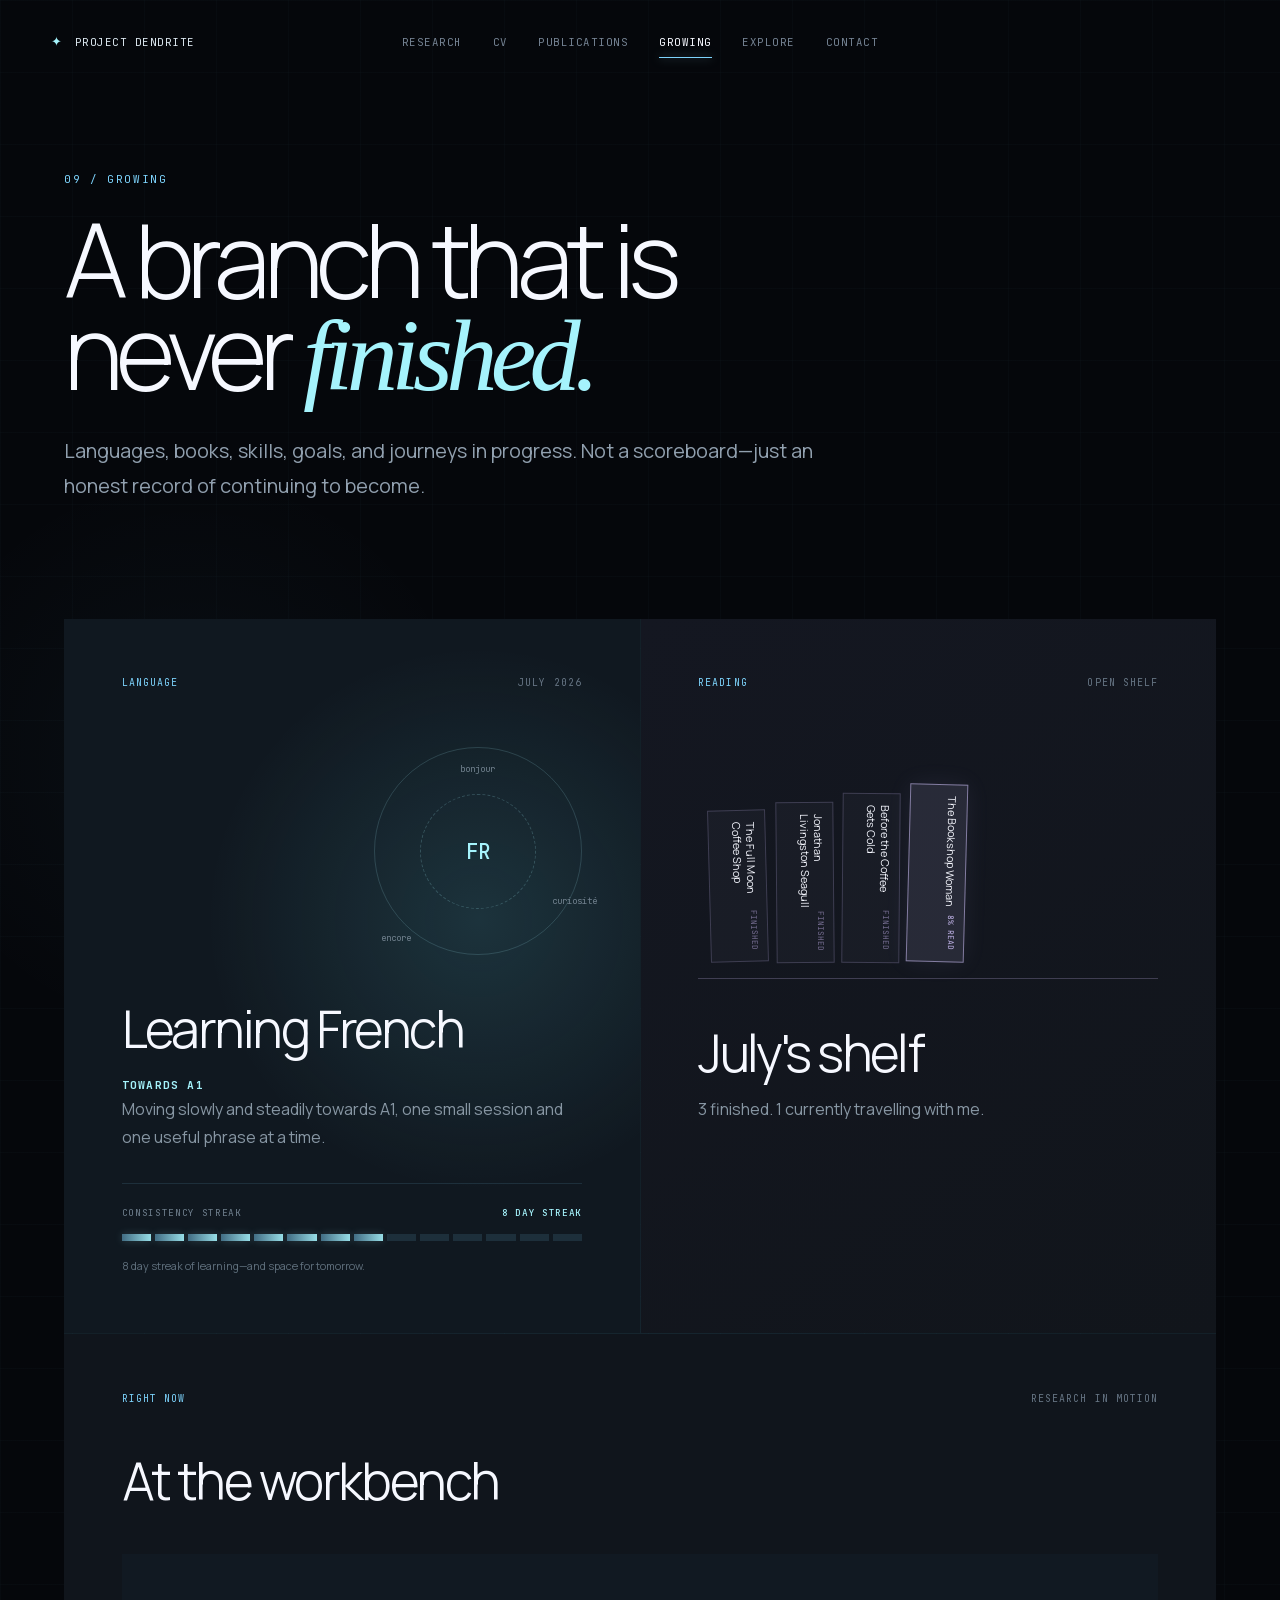
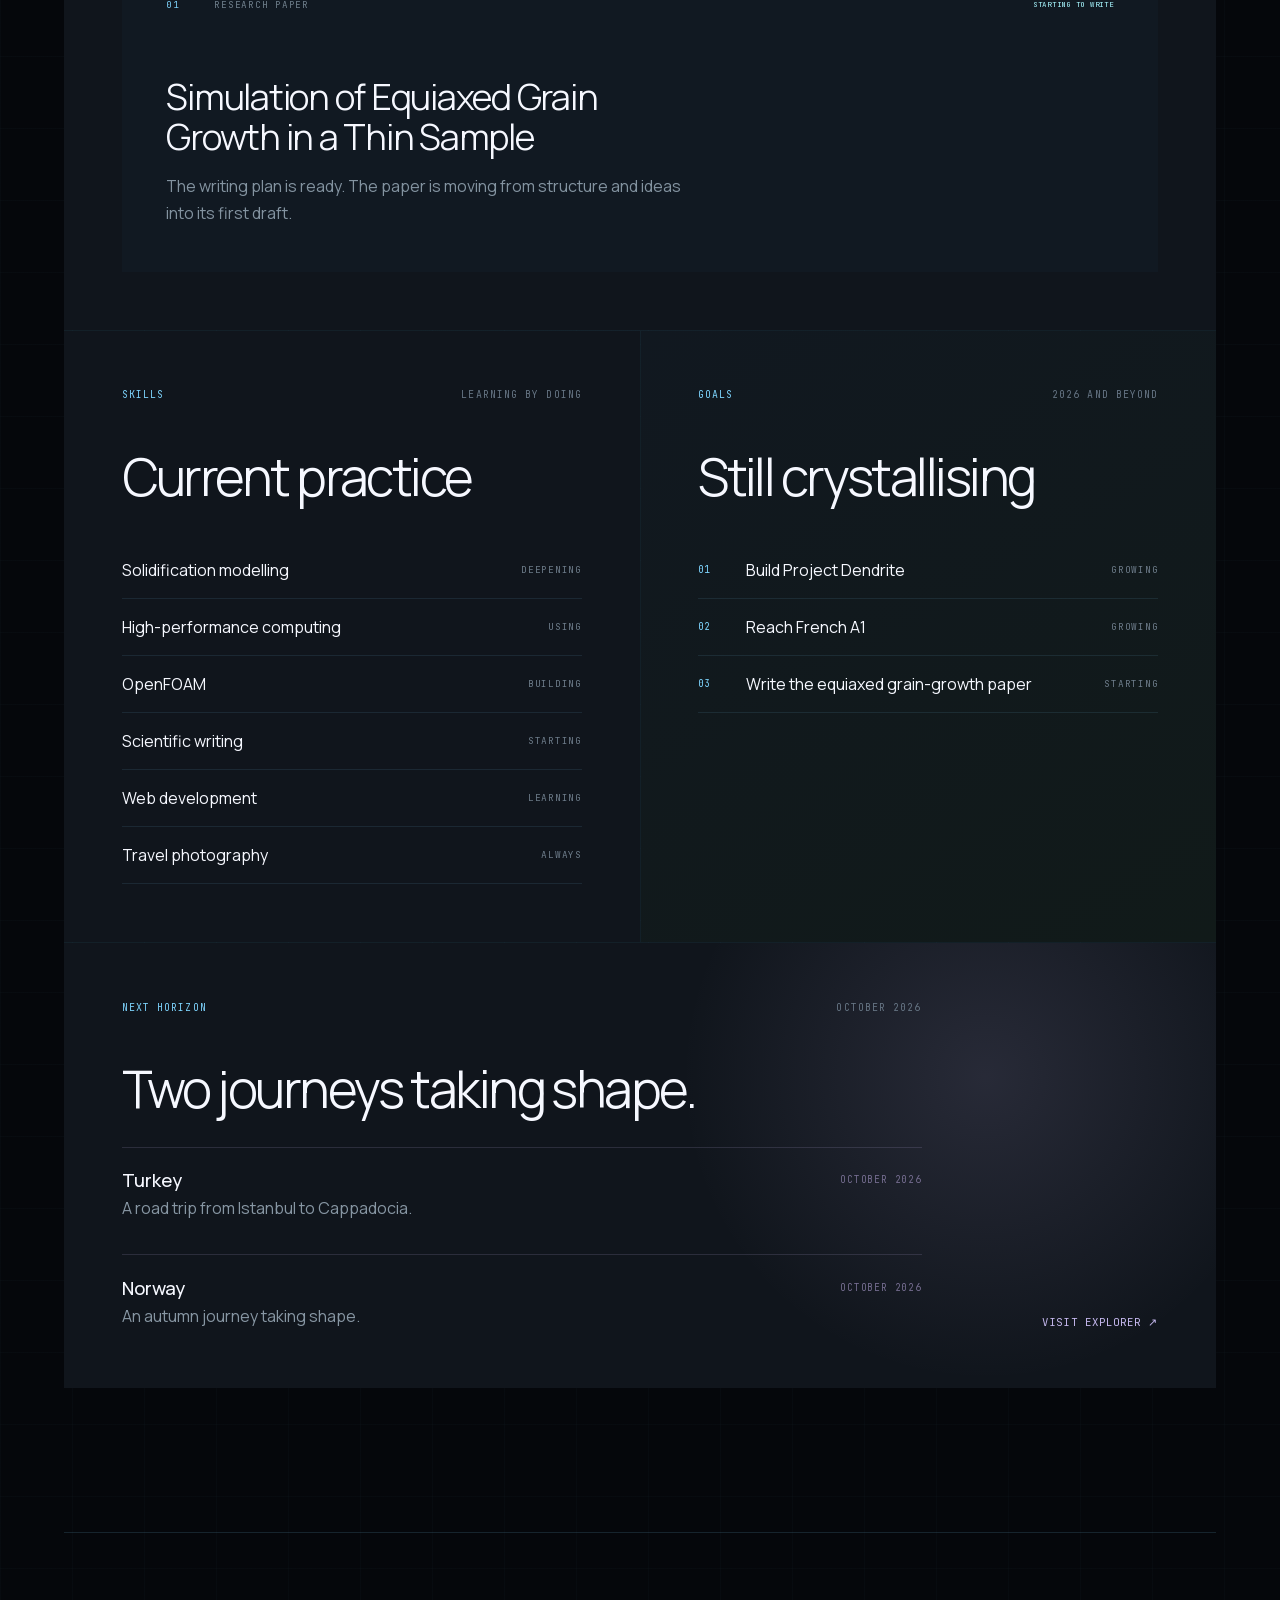
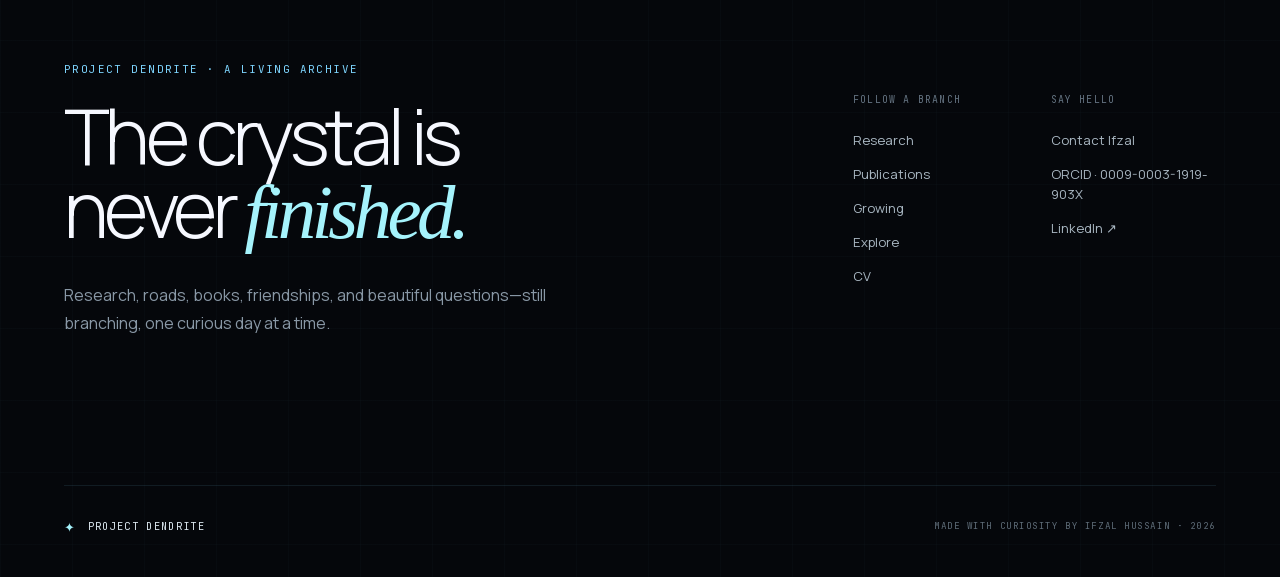
<file: growing/index.html>
<!DOCTYPE html><html lang="en" data-scroll-behavior="smooth" class="manrope_5285890a-module__0sAlGq__variable jetbrains_mono_e6129a51-module__UWGkRa__variable h-full antialiased"><head><meta charSet="utf-8"/><meta name="viewport" content="width=device-width, initial-scale=1"/><link rel="preload" href="/_next/static/media/70bc3e132a0a741e-s.p.3t6q91iet4nsy.woff2" as="font" crossorigin="" type="font/woff2"/><link rel="preload" href="/_next/static/media/a343f882a40d2cc9-s.p.1sj6eobyi31rd.woff2" as="font" crossorigin="" type="font/woff2"/><link rel="stylesheet" href="/_next/static/chunks/307wwhi88mes-.css" data-precedence="next"/><link rel="preload" as="script" fetchPriority="low" href="/_next/static/chunks/0iq1i69206cyl.js"/><script src="/_next/static/chunks/3ajz_k1jdii39.js" async=""></script><script src="/_next/static/chunks/0iec5q4ack_04.js" async=""></script><script src="/_next/static/chunks/turbopack-0daykj78xy7ee.js" async=""></script><script src="/_next/static/chunks/05-c3ty_6dwfk.js" async=""></script><script src="/_next/static/chunks/14mrh2-p_w84d.js" async=""></script><script src="/_next/static/chunks/2-gk0ekbneyay.js" async=""></script><meta name="next-size-adjust" content=""/><title>Growing | Ifzal Hussain</title><meta name="description" content="Books, French learning, scientific writing, goals, and journeys currently taking shape in Ifzal Hussain&#x27;s life."/><meta name="application-name" content="Project Dendrite"/><meta name="author" content="Ifzal Hussain"/><link rel="manifest" href="/manifest.webmanifest"/><meta name="keywords" content="Ifzal Hussain,computational materials science,solidification modelling,equiaxed grain growth,scientific computing"/><meta name="creator" content="Ifzal Hussain"/><meta property="og:title" content="Growing | Ifzal Hussain"/><meta property="og:description" content="Books, French learning, scientific writing, goals, and journeys currently taking shape in Ifzal Hussain&#x27;s life."/><meta property="og:site_name" content="Project Dendrite"/><meta property="og:type" content="website"/><meta name="twitter:card" content="summary"/><meta name="twitter:title" content="Growing | Ifzal Hussain"/><meta name="twitter:description" content="Books, French learning, scientific writing, goals, and journeys currently taking shape in Ifzal Hussain&#x27;s life."/><link rel="icon" href="/icon.svg?icon.29_fpfyf3gnd_.svg" sizes="any" type="image/svg+xml"/><script src="/_next/static/chunks/0cz1d0mv5g_q7.js" noModule=""></script></head><body><div hidden=""><!--$--><!--/$--></div><a class="skip-link" href="#main-content">Skip to content</a><main class="inner-shell" id="main-content"><div class="atmosphere" aria-hidden="true"></div><header class="site-header"><a class="wordmark" aria-label="Project Dendrite home" href="/"><span class="wordmark-mark" aria-hidden="true">✦</span><span>Project Dendrite</span></a><nav class="site-nav" aria-label="Primary navigation"><a href="/research/">Research</a><a href="/cv/">CV</a><a href="/publications/">Publications</a><a class="site-nav-active" aria-current="page" href="/growing/">Growing</a><a href="/explorer/">Explore</a><a href="/contact/">Contact</a></nav></header><header class="page-hero"><p class="section-index">09<!-- --> / <!-- -->Growing</p><h1>A branch that is never <em>finished.</em></h1><p>Languages, books, skills, goals, and journeys in progress. Not a scoreboard—just an honest record of continuing to become.</p></header><div class="page-content"><div class="growing-dashboard"><section class="growth-card growth-card-french"><div class="growth-card-topline"><span>Language</span><time>July 2026</time></div><div class="french-orbit" aria-hidden="true"><span>bonjour</span><span>curiosité</span><span>encore</span><b>FR</b></div><h2>Learning French</h2><strong>Towards A1</strong><p>Moving slowly and steadily towards A1, one small session and one useful phrase at a time.</p><div class="streak-block"><div><span>Consistency streak</span><strong>8 day streak</strong></div><div class="streak-track" aria-label="French learning consistency streak"><i class="streak-active"></i><i class="streak-active"></i><i class="streak-active"></i><i class="streak-active"></i><i class="streak-active"></i><i class="streak-active"></i><i class="streak-active"></i><i class="streak-active"></i><i class=""></i><i class=""></i><i class=""></i><i class=""></i><i class=""></i><i class=""></i></div><small>8 day streak<!-- --> of learning—and space for tomorrow.</small></div></section><section class="growth-card growth-card-books"><div class="growth-card-topline"><span>Reading</span><span>Open shelf</span></div><div class="book-shelf"><div class="book book-finished" style="--book-index:0"><span>The Full Moon Coffee Shop</span><small>Finished</small></div><div class="book book-finished" style="--book-index:1"><span>Jonathan Livingston Seagull</span><small>Finished</small></div><div class="book book-finished" style="--book-index:2"><span>Before the Coffee Gets Cold</span><small>Finished</small></div><div class="book book-reading" style="--book-index:3"><span>The Bookshop Woman</span><small>8% read</small></div></div><h2>July<!-- -->&#x27;s shelf</h2><p>3<!-- --> finished. <!-- -->1<!-- --> currently travelling with me.</p></section><section class="growth-card growth-card-work"><div class="growth-card-topline"><span>Right now</span><span>Research in motion</span></div><h2>At the workbench</h2><div class="work-list work-list-single"><article><div><b>0<!-- -->1</b><span>Research paper</span><small>Starting to write</small></div><h3>Simulation of Equiaxed Grain Growth in a Thin Sample</h3><p>The writing plan is ready. The paper is moving from structure and ideas into its first draft.</p></article></div></section><section class="growth-card growth-card-skills"><div class="growth-card-topline"><span>Skills</span><span>Learning by doing</span></div><h2>Current practice</h2><ul class="skill-list"><li><span>Solidification modelling</span><small>Deepening</small></li><li><span>High-performance computing</span><small>Using</small></li><li><span>OpenFOAM</span><small>Building</small></li><li><span>Scientific writing</span><small>Starting</small></li><li><span>Web development</span><small>Learning</small></li><li><span>Travel photography</span><small>Always</small></li></ul></section><section class="growth-card growth-card-goals"><div class="growth-card-topline"><span>Goals</span><span>2026 and beyond</span></div><h2>Still crystallising</h2><ol class="goal-list"><li><b>0<!-- -->1</b><span>Build Project Dendrite</span><small>growing</small></li><li><b>0<!-- -->2</b><span>Reach French A1</span><small>growing</small></li><li><b>0<!-- -->3</b><span>Write the equiaxed grain-growth paper</span><small>starting</small></li></ol></section><section class="growth-card growth-card-next"><div class="trip-plans"><div class="growth-card-topline"><span>Next horizon</span><span>October 2026</span></div><h2>Two journeys taking shape.</h2><article><div><strong>Turkey</strong><time>October 2026</time></div><p>A road trip from Istanbul to Cappadocia.</p></article><article><div><strong>Norway</strong><time>October 2026</time></div><p>An autumn journey taking shape.</p></article></div><a href="/explorer/">Visit Explorer <span aria-hidden="true">↗</span></a></section></div></div><footer class="site-footer"><div class="footer-intro"><p class="content-label">Project Dendrite · A living archive</p><h2>The crystal is never <em>finished.</em></h2><p>Research, roads, books, friendships, and beautiful questions—still branching, one curious day at a time.</p></div><div class="footer-branches"><nav aria-label="Footer navigation"><span>Follow a branch</span><a href="/research/">Research</a><a href="/publications/">Publications</a><a href="/growing/">Growing</a><a href="/explorer/">Explore</a><a href="/cv/">CV</a></nav><div class="footer-connect"><span>Say hello</span><a href="/contact/">Contact Ifzal</a><a href="https://orcid.org/0009-0003-1919-903X" rel="noreferrer" target="_blank">ORCID · 0009-0003-1919-903X</a><a href="https://www.linkedin.com/in/erifzalhussain/" rel="noreferrer" target="_blank">LinkedIn ↗</a></div></div><div class="footer-signoff"><a class="wordmark" aria-label="Project Dendrite home" href="/"><span class="wordmark-mark" aria-hidden="true">✦</span><span>Project Dendrite</span></a><p>Made with curiosity by Ifzal Hussain · 2026</p></div></footer></main><!--$--><!--/$--><script src="/_next/static/chunks/0iq1i69206cyl.js" id="_R_" async=""></script><script>(self.__next_f=self.__next_f||[]).push([0])</script><script>self.__next_f.push([1,"1:\"$Sreact.fragment\"\n2:I[39756,[\"/_next/static/chunks/05-c3ty_6dwfk.js\",\"/_next/static/chunks/14mrh2-p_w84d.js\"],\"default\"]\n3:I[37457,[\"/_next/static/chunks/05-c3ty_6dwfk.js\",\"/_next/static/chunks/14mrh2-p_w84d.js\"],\"default\"]\n4:I[3020,[\"/_next/static/chunks/05-c3ty_6dwfk.js\",\"/_next/static/chunks/14mrh2-p_w84d.js\",\"/_next/static/chunks/2-gk0ekbneyay.js\"],\"SiteHeader\"]\n5:I[22016,[\"/_next/static/chunks/05-c3ty_6dwfk.js\",\"/_next/static/chunks/14mrh2-p_w84d.js\",\"/_next/static/chunks/2-gk0ekbneyay.js\"],\"\"]\n14:I[68027,[\"/_next/static/chunks/05-c3ty_6dwfk.js\",\"/_next/static/chunks/14mrh2-p_w84d.js\"],\"default\",1]\n:HL[\"/_next/static/chunks/307wwhi88mes-.css\",\"style\"]\n:HL[\"/_next/static/media/70bc3e132a0a741e-s.p.3t6q91iet4nsy.woff2\",\"font\",{\"crossOrigin\":\"\",\"type\":\"font/woff2\"}]\n:HL[\"/_next/static/media/a343f882a40d2cc9-s.p.1sj6eobyi31rd.woff2\",\"font\",{\"crossOrigin\":\"\",\"type\":\"font/woff2\"}]\n"])</script><script>self.__next_f.push([1,"0:{\"P\":null,\"c\":[\"\",\"growing\",\"\"],\"q\":\"\",\"i\":false,\"f\":[[[\"\",{\"children\":[\"growing\",{\"children\":[\"__PAGE__\",{}]}]},\"$undefined\",\"$undefined\",16],[[\"$\",\"$1\",\"c\",{\"children\":[[[\"$\",\"link\",\"0\",{\"rel\":\"stylesheet\",\"href\":\"/_next/static/chunks/307wwhi88mes-.css\",\"precedence\":\"next\",\"crossOrigin\":\"$undefined\",\"nonce\":\"$undefined\"}],[\"$\",\"script\",\"script-0\",{\"src\":\"/_next/static/chunks/05-c3ty_6dwfk.js\",\"async\":true,\"nonce\":\"$undefined\"}],[\"$\",\"script\",\"script-1\",{\"src\":\"/_next/static/chunks/14mrh2-p_w84d.js\",\"async\":true,\"nonce\":\"$undefined\"}]],[\"$\",\"html\",null,{\"lang\":\"en\",\"data-scroll-behavior\":\"smooth\",\"className\":\"manrope_5285890a-module__0sAlGq__variable jetbrains_mono_e6129a51-module__UWGkRa__variable h-full antialiased\",\"children\":[\"$\",\"body\",null,{\"children\":[[\"$\",\"a\",null,{\"className\":\"skip-link\",\"href\":\"#main-content\",\"children\":\"Skip to content\"}],[\"$\",\"$L2\",null,{\"parallelRouterKey\":\"children\",\"error\":\"$undefined\",\"errorStyles\":\"$undefined\",\"errorScripts\":\"$undefined\",\"template\":[\"$\",\"$L3\",null,{}],\"templateStyles\":\"$undefined\",\"templateScripts\":\"$undefined\",\"notFound\":[[\"$\",\"main\",null,{\"className\":\"inner-shell not-found-shell\",\"id\":\"main-content\",\"children\":[[\"$\",\"div\",null,{\"className\":\"atmosphere\",\"aria-hidden\":\"true\"}],[\"$\",\"$L4\",null,{}],[\"$\",\"section\",null,{\"className\":\"not-found-content\",\"children\":[[\"$\",\"p\",null,{\"className\":\"section-index\",\"children\":\"404 / Lost branch\"}],[\"$\",\"h1\",null,{\"children\":[\"This crystal never \",[\"$\",\"em\",null,{\"children\":\"grew.\"}]]}],[\"$\",\"p\",null,{\"children\":\"Either the link wandered off, or this branch is still waiting for its nucleus. Let's return to familiar territory.\"}],[\"$\",\"$L5\",null,{\"className\":\"text-link\",\"href\":\"/\",\"children\":[\"Return to the nucleus \",[\"$\",\"span\",null,{\"aria-hidden\":\"true\",\"children\":\"↗\"}]]}]]}]]}],[]],\"forbidden\":\"$undefined\",\"unauthorized\":\"$undefined\"}]]}]}]]}],{\"children\":[[\"$\",\"$1\",\"c\",{\"children\":[null,[\"$\",\"$L2\",null,{\"parallelRouterKey\":\"children\",\"error\":\"$undefined\",\"errorStyles\":\"$undefined\",\"errorScripts\":\"$undefined\",\"template\":[\"$\",\"$L3\",null,{}],\"templateStyles\":\"$undefined\",\"templateScripts\":\"$undefined\",\"notFound\":\"$undefined\",\"forbidden\":\"$undefined\",\"unauthorized\":\"$undefined\"}]]}],{\"children\":[[\"$\",\"$1\",\"c\",{\"children\":[[\"$\",\"main\",null,{\"className\":\"inner-shell\",\"id\":\"main-content\",\"children\":[[\"$\",\"div\",null,{\"className\":\"atmosphere\",\"aria-hidden\":\"true\"}],[\"$\",\"$L4\",null,{}],[\"$\",\"header\",null,{\"className\":\"page-hero\",\"children\":[[\"$\",\"p\",null,{\"className\":\"section-index\",\"children\":[\"09\",\" / \",\"Growing\"]}],[\"$\",\"h1\",null,{\"children\":[\"A branch that is never \",[\"$\",\"em\",null,{\"children\":\"finished.\"}]]}],[\"$\",\"p\",null,{\"children\":\"Languages, books, skills, goals, and journeys in progress. Not a scoreboard—just an honest record of continuing to become.\"}]]}],[\"$\",\"div\",null,{\"className\":\"page-content\",\"children\":[\"$\",\"div\",null,{\"className\":\"growing-dashboard\",\"children\":[[\"$\",\"section\",null,{\"className\":\"growth-card growth-card-french\",\"children\":[[\"$\",\"div\",null,{\"className\":\"growth-card-topline\",\"children\":[[\"$\",\"span\",null,{\"children\":\"Language\"}],[\"$\",\"time\",null,{\"children\":\"July 2026\"}]]}],[\"$\",\"div\",null,{\"className\":\"french-orbit\",\"aria-hidden\":\"true\",\"children\":[[\"$\",\"span\",null,{\"children\":\"bonjour\"}],[\"$\",\"span\",null,{\"children\":\"curiosité\"}],[\"$\",\"span\",null,{\"children\":\"encore\"}],[\"$\",\"b\",null,{\"children\":\"FR\"}]]}],[\"$\",\"h2\",null,{\"children\":\"Learning French\"}],[\"$\",\"strong\",null,{\"children\":\"Towards A1\"}],[\"$\",\"p\",null,{\"children\":\"Moving slowly and steadily towards A1, one small session and one useful phrase at a time.\"}],[\"$\",\"div\",null,{\"className\":\"streak-block\",\"children\":[[\"$\",\"div\",null,{\"children\":[[\"$\",\"span\",null,{\"children\":\"Consistency streak\"}],[\"$\",\"strong\",null,{\"children\":\"8 day streak\"}]]}],[\"$\",\"div\",null,{\"className\":\"streak-track\",\"aria-label\":\"French learning consistency streak\",\"children\":[[\"$\",\"i\",\"0\",{\"className\":\"streak-active\"}],[\"$\",\"i\",\"1\",{\"className\":\"streak-active\"}],[\"$\",\"i\",\"2\",{\"className\":\"streak-active\"}],[\"$\",\"i\",\"3\",{\"className\":\"streak-active\"}],[\"$\",\"i\",\"4\",{\"className\":\"streak-active\"}],[\"$\",\"i\",\"5\",{\"className\":\"streak-active\"}],[\"$\",\"i\",\"6\",{\"className\":\"streak-active\"}],[\"$\",\"i\",\"7\",{\"className\":\"streak-active\"}],[\"$\",\"i\",\"8\",{\"className\":\"\"}],[\"$\",\"i\",\"9\",{\"className\":\"\"}],[\"$\",\"i\",\"10\",{\"className\":\"\"}],[\"$\",\"i\",\"11\",{\"className\":\"\"}],[\"$\",\"i\",\"12\",{\"className\":\"\"}],[\"$\",\"i\",\"13\",{\"className\":\"\"}]]}],[\"$\",\"small\",null,{\"children\":[\"8 day streak\",\" of learning—and space for tomorrow.\"]}]]}]]}],[\"$\",\"section\",null,{\"className\":\"growth-card growth-card-books\",\"children\":[[\"$\",\"div\",null,{\"className\":\"growth-card-topline\",\"children\":[[\"$\",\"span\",null,{\"children\":\"Reading\"}],[\"$\",\"span\",null,{\"children\":\"Open shelf\"}]]}],[\"$\",\"div\",null,{\"className\":\"book-shelf\",\"children\":[[\"$\",\"div\",\"The Full Moon Coffee Shop\",{\"className\":\"book book-finished\",\"style\":{\"--book-index\":0},\"children\":[[\"$\",\"span\",null,{\"children\":\"The Full Moon Coffee Shop\"}],[\"$\",\"small\",null,{\"children\":\"Finished\"}]]}],\"$L6\",\"$L7\",\"$L8\"]}],\"$L9\",\"$La\"]}],\"$Lb\",\"$Lc\",\"$Ld\",\"$Le\"]}]}],\"$Lf\"]}],[\"$L10\"],\"$L11\"]}],{},null,false,null]},null,false,\"$@12\"]},null,false,null],\"$L13\",false]],\"m\":\"$undefined\",\"G\":[\"$14\",[\"$L15\"]],\"S\":true,\"h\":null,\"s\":\"$undefined\",\"l\":\"$undefined\",\"p\":\"$undefined\",\"d\":\"$undefined\",\"b\":\"zQbK2iukwmXOCDuxRXQ4C\"}\n"])</script><script>self.__next_f.push([1,"16:I[97367,[\"/_next/static/chunks/05-c3ty_6dwfk.js\",\"/_next/static/chunks/14mrh2-p_w84d.js\"],\"OutletBoundary\"]\n17:\"$Sreact.suspense\"\n1a:I[97367,[\"/_next/static/chunks/05-c3ty_6dwfk.js\",\"/_next/static/chunks/14mrh2-p_w84d.js\"],\"ViewportBoundary\"]\n1c:I[97367,[\"/_next/static/chunks/05-c3ty_6dwfk.js\",\"/_next/static/chunks/14mrh2-p_w84d.js\"],\"MetadataBoundary\"]\n6:[\"$\",\"div\",\"Jonathan Livingston Seagull\",{\"className\":\"book book-finished\",\"style\":{\"--book-index\":1},\"children\":[[\"$\",\"span\",null,{\"children\":\"Jonathan Livingston Seagull\"}],[\"$\",\"small\",null,{\"children\":\"Finished\"}]]}]\n7:[\"$\",\"div\",\"Before the Coffee Gets Cold\",{\"className\":\"book book-finished\",\"style\":{\"--book-index\":2},\"children\":[[\"$\",\"span\",null,{\"children\":\"Before the Coffee Gets Cold\"}],[\"$\",\"small\",null,{\"children\":\"Finished\"}]]}]\n8:[\"$\",\"div\",\"The Bookshop Woman\",{\"className\":\"book book-reading\",\"style\":{\"--book-index\":3},\"children\":[[\"$\",\"span\",null,{\"children\":\"The Bookshop Woman\"}],[\"$\",\"small\",null,{\"children\":\"8% read\"}]]}]\n9:[\"$\",\"h2\",null,{\"children\":[\"July\",\"'s shelf\"]}]\na:[\"$\",\"p\",null,{\"children\":[3,\" finished. \",1,\" currently travelling with me.\"]}]\nb:[\"$\",\"section\",null,{\"className\":\"growth-card growth-card-work\",\"children\":[[\"$\",\"div\",null,{\"className\":\"growth-card-topline\",\"children\":[[\"$\",\"span\",null,{\"children\":\"Right now\"}],[\"$\",\"span\",null,{\"children\":\"Research in motion\"}]]}],[\"$\",\"h2\",null,{\"children\":\"At the workbench\"}],[\"$\",\"div\",null,{\"className\":\"work-list work-list-single\",\"children\":[[\"$\",\"article\",\"Simulation of Equiaxed Grain Growth in a Thin Sample\",{\"children\":[[\"$\",\"div\",null,{\"children\":[[\"$\",\"b\",null,{\"children\":[\"0\",1]}],[\"$\",\"span\",null,{\"children\":\"Research paper\"}],[\"$\",\"small\",null,{\"children\":\"Starting to write\"}]]}],[\"$\",\"h3\",null,{\"children\":\"Simulation of Equiaxed Grain Growth in a Thin Sample\"}],[\"$\",\"p\",null,{\"children\":\"The writing plan is ready. The paper is moving from structure and ideas into its first draft.\"}]]}]]}]]}]\nc:[\"$\",\"section\",null,{\"className\":\"growth-card growth-card-skills\",\"children\":[[\"$\",\"div\",null,{\"className\":\"growth-card-topline\",\"children\":[[\"$\",\"span\",null,{\"children\":\"Skills\"}],[\"$\",\"span\",null,{\"children\":\"Learning by doing\"}]]}],[\"$\",\"h2\",null,{\"children\":\"Current practice\"}],[\"$\",\"ul\",null,{\"className\":\"skill-list\",\"children\":[[\"$\",\"li\",\"Solidification modelling\",{\"children\":[[\"$\",\"span\",null,{\"children\":\"Solidification modelling\"}],[\"$\",\"small\",null,{\"children\":\"Deepening\"}]]}],[\"$\",\"li\",\"High-performance computing\",{\"children\":[[\"$\",\"span\",null,{\"children\":\"High-performance computing\"}],[\"$\",\"small\",null,{\"children\":\"Using\"}]]}],[\"$\",\"li\",\"OpenFOAM\",{\"children\":[[\"$\",\"span\",null,{\"children\":\"OpenFOAM\"}],[\"$\",\"small\",null,{\"children\":\"Building\"}]]}],[\"$\",\"li\",\"Scientific writing\",{\"children\":[[\"$\",\"span\",null,{\"children\":\"Scientific writing\"}],[\"$\",\"small\",null,{\"children\":\"Starting\"}]]}],[\"$\",\"li\",\"Web development\",{\"children\":[[\"$\",\"span\",null,{\"children\":\"Web development\"}],[\"$\",\"small\",null,{\"children\":\"Learning\"}]]}],[\"$\",\"li\",\"Travel photography\",{\"children\":[[\"$\",\"span\",null,{\"children\":\"Travel photography\"}],[\"$\",\"small\",null,{\"children\":\"Always\"}]]}]]}]]}]\nd:[\"$\",\"section\",null,{\"className\":\"growth-card growth-card-goals\",\"children\":[[\"$\",\"div\",null,{\"className\":\"growth-card-topline\",\"children\":[[\"$\",\"span\",null,{\"children\":\"Goals\"}],[\"$\",\"span\",null,{\"children\":\"2026 and beyond\"}]]}],[\"$\",\"h2\",null,{\"children\":\"Still crystallising\"}],[\"$\",\"ol\",null,{\"className\":\"goal-list\",\"children\":[[\"$\",\"li\",\"Build Project Dendrite\",{\"children\":[[\"$\",\"b\",null,{\"children\":[\"0\",1]}],[\"$\",\"span\",null,{\"children\":\"Build Project Dendrite\"}],[\"$\",\"small\",null,{\"children\":\"growing\"}]]}],[\"$\",\"li\",\"Reach French A1\",{\"children\":[[\"$\",\"b\",null,{\"children\":[\"0\",2]}],[\"$\",\"span\",null,{\"children\":\"Reach French A1\"}],[\"$\",\"small\",null,{\"children\":\"growing\"}]]}],[\"$\",\"li\",\"Write the equiaxed grain-growth paper\",{\"children\":[[\"$\",\"b\",null,{\"children\":[\"0\",3]}],[\"$\",\"span\",null,{\"children\":\"Write the equiaxed grain-growth paper\"}],[\"$\",\"small\",null,{\"children\":\"starting\"}]]}]]}]]}]\ne:[\"$\",\"section\",null"])</script><script>self.__next_f.push([1,",{\"className\":\"growth-card growth-card-next\",\"children\":[[\"$\",\"div\",null,{\"className\":\"trip-plans\",\"children\":[[\"$\",\"div\",null,{\"className\":\"growth-card-topline\",\"children\":[[\"$\",\"span\",null,{\"children\":\"Next horizon\"}],[\"$\",\"span\",null,{\"children\":\"October 2026\"}]]}],[\"$\",\"h2\",null,{\"children\":\"Two journeys taking shape.\"}],[[\"$\",\"article\",\"Turkey\",{\"children\":[[\"$\",\"div\",null,{\"children\":[[\"$\",\"strong\",null,{\"children\":\"Turkey\"}],[\"$\",\"time\",null,{\"children\":\"October 2026\"}]]}],[\"$\",\"p\",null,{\"children\":\"A road trip from Istanbul to Cappadocia.\"}]]}],[\"$\",\"article\",\"Norway\",{\"children\":[[\"$\",\"div\",null,{\"children\":[[\"$\",\"strong\",null,{\"children\":\"Norway\"}],[\"$\",\"time\",null,{\"children\":\"October 2026\"}]]}],[\"$\",\"p\",null,{\"children\":\"An autumn journey taking shape.\"}]]}]]]}],[\"$\",\"$L5\",null,{\"href\":\"/explorer\",\"children\":[\"Visit Explorer \",[\"$\",\"span\",null,{\"aria-hidden\":\"true\",\"children\":\"↗\"}]]}]]}]\n"])</script><script>self.__next_f.push([1,"f:[\"$\",\"footer\",null,{\"className\":\"site-footer\",\"children\":[[\"$\",\"div\",null,{\"className\":\"footer-intro\",\"children\":[[\"$\",\"p\",null,{\"className\":\"content-label\",\"children\":\"Project Dendrite · A living archive\"}],[\"$\",\"h2\",null,{\"children\":[\"The crystal is never \",[\"$\",\"em\",null,{\"children\":\"finished.\"}]]}],[\"$\",\"p\",null,{\"children\":\"Research, roads, books, friendships, and beautiful questions—still branching, one curious day at a time.\"}]]}],[\"$\",\"div\",null,{\"className\":\"footer-branches\",\"children\":[[\"$\",\"nav\",null,{\"aria-label\":\"Footer navigation\",\"children\":[[\"$\",\"span\",null,{\"children\":\"Follow a branch\"}],[[\"$\",\"$L5\",\"/research\",{\"href\":\"/research\",\"children\":\"Research\"}],[\"$\",\"$L5\",\"/publications\",{\"href\":\"/publications\",\"children\":\"Publications\"}],[\"$\",\"$L5\",\"/growing\",{\"href\":\"/growing\",\"children\":\"Growing\"}],[\"$\",\"$L5\",\"/explorer\",{\"href\":\"/explorer\",\"children\":\"Explore\"}],[\"$\",\"$L5\",\"/cv\",{\"href\":\"/cv\",\"children\":\"CV\"}]]]}],[\"$\",\"div\",null,{\"className\":\"footer-connect\",\"children\":[[\"$\",\"span\",null,{\"children\":\"Say hello\"}],[\"$\",\"$L5\",null,{\"href\":\"/contact\",\"children\":\"Contact Ifzal\"}],[\"$\",\"a\",null,{\"href\":\"https://orcid.org/0009-0003-1919-903X\",\"rel\":\"noreferrer\",\"target\":\"_blank\",\"children\":\"ORCID · 0009-0003-1919-903X\"}],[\"$\",\"a\",null,{\"href\":\"https://www.linkedin.com/in/erifzalhussain/\",\"rel\":\"noreferrer\",\"target\":\"_blank\",\"children\":\"LinkedIn ↗\"}]]}]]}],[\"$\",\"div\",null,{\"className\":\"footer-signoff\",\"children\":[[\"$\",\"$L5\",null,{\"className\":\"wordmark\",\"href\":\"/\",\"aria-label\":\"Project Dendrite home\",\"children\":[[\"$\",\"span\",null,{\"className\":\"wordmark-mark\",\"aria-hidden\":\"true\",\"children\":\"✦\"}],[\"$\",\"span\",null,{\"children\":\"Project Dendrite\"}]]}],[\"$\",\"p\",null,{\"children\":\"Made with curiosity by Ifzal Hussain · 2026\"}]]}]]}]\n"])</script><script>self.__next_f.push([1,"10:[\"$\",\"script\",\"script-0\",{\"src\":\"/_next/static/chunks/2-gk0ekbneyay.js\",\"async\":true,\"nonce\":\"$undefined\"}]\n11:[\"$\",\"$L16\",null,{\"children\":[\"$\",\"$17\",null,{\"name\":\"Next.MetadataOutlet\",\"children\":\"$@18\"}]}]\n19:[]\n12:\"$W19\"\n13:[\"$\",\"$1\",\"h\",{\"children\":[null,[\"$\",\"$L1a\",null,{\"children\":\"$L1b\"}],[\"$\",\"div\",null,{\"hidden\":true,\"children\":[\"$\",\"$L1c\",null,{\"children\":[\"$\",\"$17\",null,{\"name\":\"Next.Metadata\",\"children\":\"$L1d\"}]}]}],[\"$\",\"meta\",null,{\"name\":\"next-size-adjust\",\"content\":\"\"}]]}]\n15:[\"$\",\"link\",\"0\",{\"rel\":\"stylesheet\",\"href\":\"/_next/static/chunks/307wwhi88mes-.css\",\"precedence\":\"next\",\"crossOrigin\":\"$undefined\",\"nonce\":\"$undefined\"}]\n"])</script><script>self.__next_f.push([1,"1b:[[\"$\",\"meta\",\"0\",{\"charSet\":\"utf-8\"}],[\"$\",\"meta\",\"1\",{\"name\":\"viewport\",\"content\":\"width=device-width, initial-scale=1\"}]]\n"])</script><script>self.__next_f.push([1,"1e:I[27201,[\"/_next/static/chunks/05-c3ty_6dwfk.js\",\"/_next/static/chunks/14mrh2-p_w84d.js\"],\"IconMark\"]\n18:null\n"])</script><script>self.__next_f.push([1,"1d:[[\"$\",\"title\",\"0\",{\"children\":\"Growing | Ifzal Hussain\"}],[\"$\",\"meta\",\"1\",{\"name\":\"description\",\"content\":\"Books, French learning, scientific writing, goals, and journeys currently taking shape in Ifzal Hussain's life.\"}],[\"$\",\"meta\",\"2\",{\"name\":\"application-name\",\"content\":\"Project Dendrite\"}],[\"$\",\"meta\",\"3\",{\"name\":\"author\",\"content\":\"Ifzal Hussain\"}],[\"$\",\"link\",\"4\",{\"rel\":\"manifest\",\"href\":\"/manifest.webmanifest\",\"crossOrigin\":\"$undefined\"}],[\"$\",\"meta\",\"5\",{\"name\":\"keywords\",\"content\":\"Ifzal Hussain,computational materials science,solidification modelling,equiaxed grain growth,scientific computing\"}],[\"$\",\"meta\",\"6\",{\"name\":\"creator\",\"content\":\"Ifzal Hussain\"}],[\"$\",\"meta\",\"7\",{\"property\":\"og:title\",\"content\":\"Growing | Ifzal Hussain\"}],[\"$\",\"meta\",\"8\",{\"property\":\"og:description\",\"content\":\"Books, French learning, scientific writing, goals, and journeys currently taking shape in Ifzal Hussain's life.\"}],[\"$\",\"meta\",\"9\",{\"property\":\"og:site_name\",\"content\":\"Project Dendrite\"}],[\"$\",\"meta\",\"10\",{\"property\":\"og:type\",\"content\":\"website\"}],[\"$\",\"meta\",\"11\",{\"name\":\"twitter:card\",\"content\":\"summary\"}],[\"$\",\"meta\",\"12\",{\"name\":\"twitter:title\",\"content\":\"Growing | Ifzal Hussain\"}],[\"$\",\"meta\",\"13\",{\"name\":\"twitter:description\",\"content\":\"Books, French learning, scientific writing, goals, and journeys currently taking shape in Ifzal Hussain's life.\"}],[\"$\",\"link\",\"14\",{\"rel\":\"icon\",\"href\":\"/icon.svg?icon.29_fpfyf3gnd_.svg\",\"sizes\":\"any\",\"type\":\"image/svg+xml\"}],[\"$\",\"$L1e\",\"15\",{}]]\n"])</script></body></html>
</file>
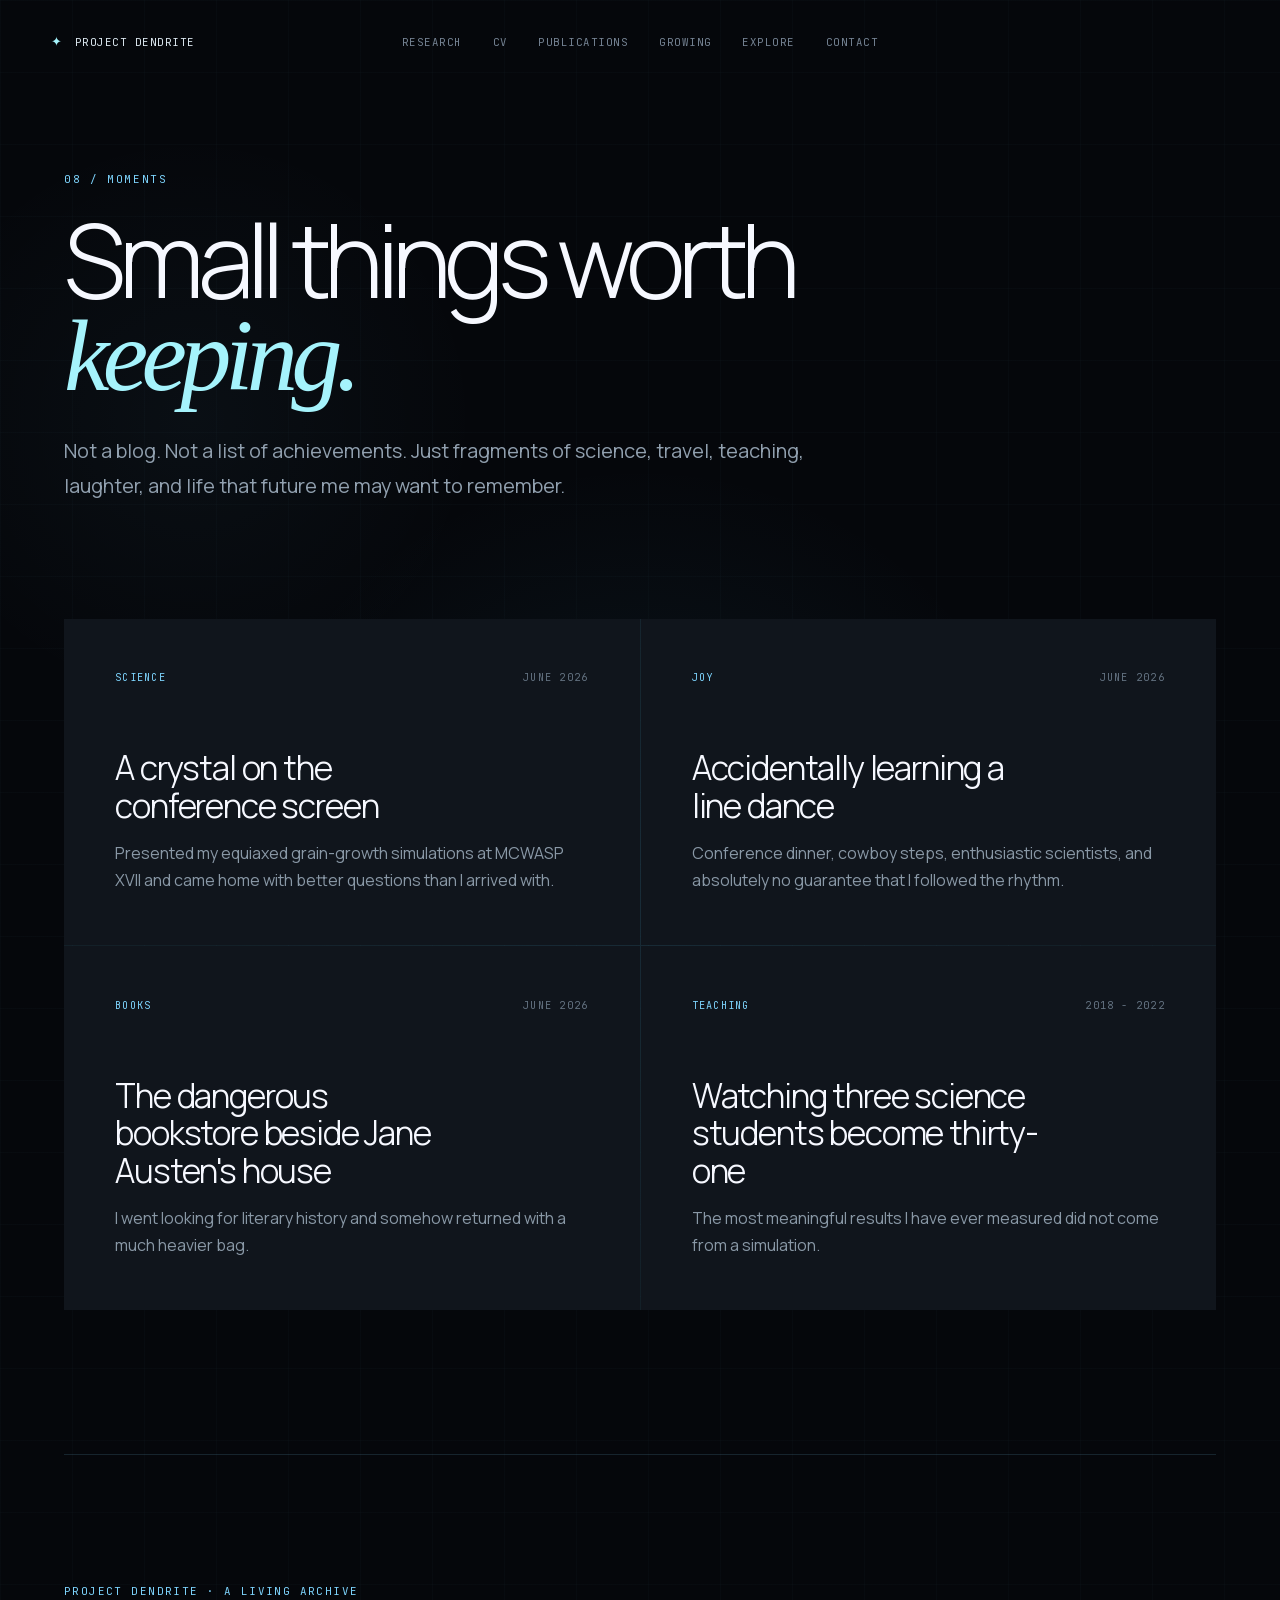
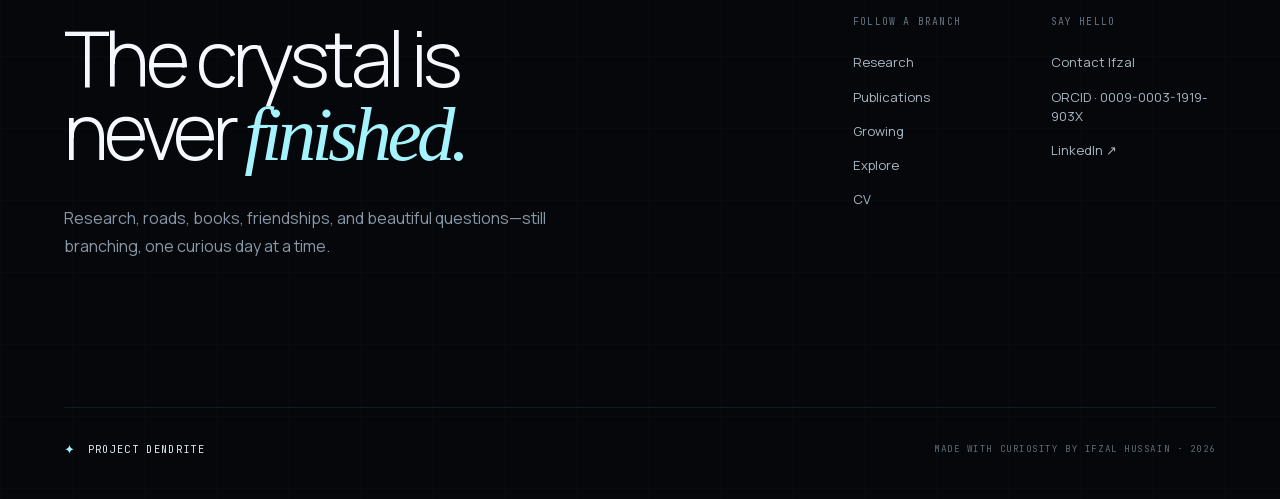
<file: moments/index.html>
<!DOCTYPE html><html lang="en" data-scroll-behavior="smooth" class="manrope_5285890a-module__0sAlGq__variable jetbrains_mono_e6129a51-module__UWGkRa__variable h-full antialiased"><head><meta charSet="utf-8"/><meta name="viewport" content="width=device-width, initial-scale=1"/><link rel="preload" href="/_next/static/media/70bc3e132a0a741e-s.p.3t6q91iet4nsy.woff2" as="font" crossorigin="" type="font/woff2"/><link rel="preload" href="/_next/static/media/a343f882a40d2cc9-s.p.1sj6eobyi31rd.woff2" as="font" crossorigin="" type="font/woff2"/><link rel="stylesheet" href="/_next/static/chunks/307wwhi88mes-.css" data-precedence="next"/><link rel="preload" as="script" fetchPriority="low" href="/_next/static/chunks/0iq1i69206cyl.js"/><script src="/_next/static/chunks/3ajz_k1jdii39.js" async=""></script><script src="/_next/static/chunks/0iec5q4ack_04.js" async=""></script><script src="/_next/static/chunks/turbopack-0daykj78xy7ee.js" async=""></script><script src="/_next/static/chunks/05-c3ty_6dwfk.js" async=""></script><script src="/_next/static/chunks/14mrh2-p_w84d.js" async=""></script><script src="/_next/static/chunks/2-gk0ekbneyay.js" async=""></script><meta name="next-size-adjust" content=""/><title>Moments | Ifzal Hussain</title><meta name="description" content="Small fragments of science, travel, teaching, laughter, and life worth remembering."/><meta name="application-name" content="Project Dendrite"/><meta name="author" content="Ifzal Hussain"/><link rel="manifest" href="/manifest.webmanifest"/><meta name="keywords" content="Ifzal Hussain,computational materials science,solidification modelling,equiaxed grain growth,scientific computing"/><meta name="creator" content="Ifzal Hussain"/><meta property="og:title" content="Moments | Ifzal Hussain"/><meta property="og:description" content="Small fragments of science, travel, teaching, laughter, and life worth remembering."/><meta property="og:site_name" content="Project Dendrite"/><meta property="og:type" content="website"/><meta name="twitter:card" content="summary"/><meta name="twitter:title" content="Moments | Ifzal Hussain"/><meta name="twitter:description" content="Small fragments of science, travel, teaching, laughter, and life worth remembering."/><link rel="icon" href="/icon.svg?icon.29_fpfyf3gnd_.svg" sizes="any" type="image/svg+xml"/><script src="/_next/static/chunks/0cz1d0mv5g_q7.js" noModule=""></script></head><body><div hidden=""><!--$--><!--/$--></div><a class="skip-link" href="#main-content">Skip to content</a><main class="inner-shell" id="main-content"><div class="atmosphere" aria-hidden="true"></div><header class="site-header"><a class="wordmark" aria-label="Project Dendrite home" href="/"><span class="wordmark-mark" aria-hidden="true">✦</span><span>Project Dendrite</span></a><nav class="site-nav" aria-label="Primary navigation"><a href="/research/">Research</a><a href="/cv/">CV</a><a href="/publications/">Publications</a><a href="/growing/">Growing</a><a href="/explorer/">Explore</a><a href="/contact/">Contact</a></nav></header><header class="page-hero"><p class="section-index">08<!-- --> / <!-- -->Moments</p><h1>Small things worth <em>keeping.</em></h1><p>Not a blog. Not a list of achievements. Just fragments of science, travel, teaching, laughter, and life that future me may want to remember.</p></header><div class="page-content"><div class="moment-grid"><article><div><span>Science</span><time>June 2026</time></div><h2>A crystal on the conference screen</h2><p>Presented my equiaxed grain-growth simulations at MCWASP XVII and came home with better questions than I arrived with.</p></article><article><div><span>Joy</span><time>June 2026</time></div><h2>Accidentally learning a line dance</h2><p>Conference dinner, cowboy steps, enthusiastic scientists, and absolutely no guarantee that I followed the rhythm.</p></article><article><div><span>Books</span><time>June 2026</time></div><h2>The dangerous bookstore beside Jane Austen&#x27;s house</h2><p>I went looking for literary history and somehow returned with a much heavier bag.</p></article><article><div><span>Teaching</span><time>2018 - 2022</time></div><h2>Watching three science students become thirty-one</h2><p>The most meaningful results I have ever measured did not come from a simulation.</p></article></div></div><footer class="site-footer"><div class="footer-intro"><p class="content-label">Project Dendrite · A living archive</p><h2>The crystal is never <em>finished.</em></h2><p>Research, roads, books, friendships, and beautiful questions—still branching, one curious day at a time.</p></div><div class="footer-branches"><nav aria-label="Footer navigation"><span>Follow a branch</span><a href="/research/">Research</a><a href="/publications/">Publications</a><a href="/growing/">Growing</a><a href="/explorer/">Explore</a><a href="/cv/">CV</a></nav><div class="footer-connect"><span>Say hello</span><a href="/contact/">Contact Ifzal</a><a href="https://orcid.org/0009-0003-1919-903X" rel="noreferrer" target="_blank">ORCID · 0009-0003-1919-903X</a><a href="https://www.linkedin.com/in/erifzalhussain/" rel="noreferrer" target="_blank">LinkedIn ↗</a></div></div><div class="footer-signoff"><a class="wordmark" aria-label="Project Dendrite home" href="/"><span class="wordmark-mark" aria-hidden="true">✦</span><span>Project Dendrite</span></a><p>Made with curiosity by Ifzal Hussain · 2026</p></div></footer></main><!--$--><!--/$--><script src="/_next/static/chunks/0iq1i69206cyl.js" id="_R_" async=""></script><script>(self.__next_f=self.__next_f||[]).push([0])</script><script>self.__next_f.push([1,"1:\"$Sreact.fragment\"\n2:I[39756,[\"/_next/static/chunks/05-c3ty_6dwfk.js\",\"/_next/static/chunks/14mrh2-p_w84d.js\"],\"default\"]\n3:I[37457,[\"/_next/static/chunks/05-c3ty_6dwfk.js\",\"/_next/static/chunks/14mrh2-p_w84d.js\"],\"default\"]\n4:I[3020,[\"/_next/static/chunks/05-c3ty_6dwfk.js\",\"/_next/static/chunks/14mrh2-p_w84d.js\",\"/_next/static/chunks/2-gk0ekbneyay.js\"],\"SiteHeader\"]\n5:I[22016,[\"/_next/static/chunks/05-c3ty_6dwfk.js\",\"/_next/static/chunks/14mrh2-p_w84d.js\",\"/_next/static/chunks/2-gk0ekbneyay.js\"],\"\"]\nd:I[68027,[\"/_next/static/chunks/05-c3ty_6dwfk.js\",\"/_next/static/chunks/14mrh2-p_w84d.js\"],\"default\",1]\n:HL[\"/_next/static/chunks/307wwhi88mes-.css\",\"style\"]\n:HL[\"/_next/static/media/70bc3e132a0a741e-s.p.3t6q91iet4nsy.woff2\",\"font\",{\"crossOrigin\":\"\",\"type\":\"font/woff2\"}]\n:HL[\"/_next/static/media/a343f882a40d2cc9-s.p.1sj6eobyi31rd.woff2\",\"font\",{\"crossOrigin\":\"\",\"type\":\"font/woff2\"}]\n"])</script><script>self.__next_f.push([1,"0:{\"P\":null,\"c\":[\"\",\"moments\",\"\"],\"q\":\"\",\"i\":false,\"f\":[[[\"\",{\"children\":[\"moments\",{\"children\":[\"__PAGE__\",{}]}]},\"$undefined\",\"$undefined\",16],[[\"$\",\"$1\",\"c\",{\"children\":[[[\"$\",\"link\",\"0\",{\"rel\":\"stylesheet\",\"href\":\"/_next/static/chunks/307wwhi88mes-.css\",\"precedence\":\"next\",\"crossOrigin\":\"$undefined\",\"nonce\":\"$undefined\"}],[\"$\",\"script\",\"script-0\",{\"src\":\"/_next/static/chunks/05-c3ty_6dwfk.js\",\"async\":true,\"nonce\":\"$undefined\"}],[\"$\",\"script\",\"script-1\",{\"src\":\"/_next/static/chunks/14mrh2-p_w84d.js\",\"async\":true,\"nonce\":\"$undefined\"}]],[\"$\",\"html\",null,{\"lang\":\"en\",\"data-scroll-behavior\":\"smooth\",\"className\":\"manrope_5285890a-module__0sAlGq__variable jetbrains_mono_e6129a51-module__UWGkRa__variable h-full antialiased\",\"children\":[\"$\",\"body\",null,{\"children\":[[\"$\",\"a\",null,{\"className\":\"skip-link\",\"href\":\"#main-content\",\"children\":\"Skip to content\"}],[\"$\",\"$L2\",null,{\"parallelRouterKey\":\"children\",\"error\":\"$undefined\",\"errorStyles\":\"$undefined\",\"errorScripts\":\"$undefined\",\"template\":[\"$\",\"$L3\",null,{}],\"templateStyles\":\"$undefined\",\"templateScripts\":\"$undefined\",\"notFound\":[[\"$\",\"main\",null,{\"className\":\"inner-shell not-found-shell\",\"id\":\"main-content\",\"children\":[[\"$\",\"div\",null,{\"className\":\"atmosphere\",\"aria-hidden\":\"true\"}],[\"$\",\"$L4\",null,{}],[\"$\",\"section\",null,{\"className\":\"not-found-content\",\"children\":[[\"$\",\"p\",null,{\"className\":\"section-index\",\"children\":\"404 / Lost branch\"}],[\"$\",\"h1\",null,{\"children\":[\"This crystal never \",[\"$\",\"em\",null,{\"children\":\"grew.\"}]]}],[\"$\",\"p\",null,{\"children\":\"Either the link wandered off, or this branch is still waiting for its nucleus. Let's return to familiar territory.\"}],[\"$\",\"$L5\",null,{\"className\":\"text-link\",\"href\":\"/\",\"children\":[\"Return to the nucleus \",[\"$\",\"span\",null,{\"aria-hidden\":\"true\",\"children\":\"↗\"}]]}]]}]]}],[]],\"forbidden\":\"$undefined\",\"unauthorized\":\"$undefined\"}]]}]}]]}],{\"children\":[[\"$\",\"$1\",\"c\",{\"children\":[null,[\"$\",\"$L2\",null,{\"parallelRouterKey\":\"children\",\"error\":\"$undefined\",\"errorStyles\":\"$undefined\",\"errorScripts\":\"$undefined\",\"template\":[\"$\",\"$L3\",null,{}],\"templateStyles\":\"$undefined\",\"templateScripts\":\"$undefined\",\"notFound\":\"$undefined\",\"forbidden\":\"$undefined\",\"unauthorized\":\"$undefined\"}]]}],{\"children\":[[\"$\",\"$1\",\"c\",{\"children\":[[\"$\",\"main\",null,{\"className\":\"inner-shell\",\"id\":\"main-content\",\"children\":[[\"$\",\"div\",null,{\"className\":\"atmosphere\",\"aria-hidden\":\"true\"}],[\"$\",\"$L4\",null,{}],[\"$\",\"header\",null,{\"className\":\"page-hero\",\"children\":[[\"$\",\"p\",null,{\"className\":\"section-index\",\"children\":[\"08\",\" / \",\"Moments\"]}],[\"$\",\"h1\",null,{\"children\":[\"Small things worth \",[\"$\",\"em\",null,{\"children\":\"keeping.\"}]]}],[\"$\",\"p\",null,{\"children\":\"Not a blog. Not a list of achievements. Just fragments of science, travel, teaching, laughter, and life that future me may want to remember.\"}]]}],[\"$\",\"div\",null,{\"className\":\"page-content\",\"children\":[\"$\",\"div\",null,{\"className\":\"moment-grid\",\"children\":[[\"$\",\"article\",\"A crystal on the conference screen\",{\"children\":[[\"$\",\"div\",null,{\"children\":[[\"$\",\"span\",null,{\"children\":\"Science\"}],[\"$\",\"time\",null,{\"children\":\"June 2026\"}]]}],[\"$\",\"h2\",null,{\"children\":\"A crystal on the conference screen\"}],[\"$\",\"p\",null,{\"children\":\"Presented my equiaxed grain-growth simulations at MCWASP XVII and came home with better questions than I arrived with.\"}]]}],[\"$\",\"article\",\"Accidentally learning a line dance\",{\"children\":[[\"$\",\"div\",null,{\"children\":[[\"$\",\"span\",null,{\"children\":\"Joy\"}],[\"$\",\"time\",null,{\"children\":\"June 2026\"}]]}],[\"$\",\"h2\",null,{\"children\":\"Accidentally learning a line dance\"}],[\"$\",\"p\",null,{\"children\":\"Conference dinner, cowboy steps, enthusiastic scientists, and absolutely no guarantee that I followed the rhythm.\"}]]}],[\"$\",\"article\",\"The dangerous bookstore beside Jane Austen's house\",{\"children\":[[\"$\",\"div\",null,{\"children\":[[\"$\",\"span\",null,{\"children\":\"Books\"}],[\"$\",\"time\",null,{\"children\":\"June 2026\"}]]}],[\"$\",\"h2\",null,{\"children\":\"The dangerous bookstore beside Jane Austen's house\"}],[\"$\",\"p\",null,{\"children\":\"I went looking for literary history and somehow returned with a much heavier bag.\"}]]}],[\"$\",\"article\",\"Watching three science students become thirty-one\",{\"children\":[[\"$\",\"div\",null,{\"children\":[[\"$\",\"span\",null,{\"children\":\"Teaching\"}],[\"$\",\"time\",null,{\"children\":\"2018 - 2022\"}]]}],[\"$\",\"h2\",null,{\"children\":\"Watching three science students become thirty-one\"}],[\"$\",\"p\",null,{\"children\":\"The most meaningful results I have ever measured did not come from a simulation.\"}]]}]]}]}],[\"$\",\"footer\",null,{\"className\":\"site-footer\",\"children\":[[\"$\",\"div\",null,{\"className\":\"footer-intro\",\"children\":[[\"$\",\"p\",null,{\"className\":\"content-label\",\"children\":\"Project Dendrite · A living archive\"}],[\"$\",\"h2\",null,{\"children\":[\"The crystal is never \",[\"$\",\"em\",null,{\"children\":\"finished.\"}]]}],\"$L6\"]}],\"$L7\",\"$L8\"]}]]}],[\"$L9\"],\"$La\"]}],{},null,false,null]},null,false,\"$@b\"]},null,false,null],\"$Lc\",false]],\"m\":\"$undefined\",\"G\":[\"$d\",[\"$Le\"]],\"S\":true,\"h\":null,\"s\":\"$undefined\",\"l\":\"$undefined\",\"p\":\"$undefined\",\"d\":\"$undefined\",\"b\":\"zQbK2iukwmXOCDuxRXQ4C\"}\n"])</script><script>self.__next_f.push([1,"f:I[97367,[\"/_next/static/chunks/05-c3ty_6dwfk.js\",\"/_next/static/chunks/14mrh2-p_w84d.js\"],\"OutletBoundary\"]\n10:\"$Sreact.suspense\"\n13:I[97367,[\"/_next/static/chunks/05-c3ty_6dwfk.js\",\"/_next/static/chunks/14mrh2-p_w84d.js\"],\"ViewportBoundary\"]\n15:I[97367,[\"/_next/static/chunks/05-c3ty_6dwfk.js\",\"/_next/static/chunks/14mrh2-p_w84d.js\"],\"MetadataBoundary\"]\n6:[\"$\",\"p\",null,{\"children\":\"Research, roads, books, friendships, and beautiful questions—still branching, one curious day at a time.\"}]\n7:[\"$\",\"div\",null,{\"className\":\"footer-branches\",\"children\":[[\"$\",\"nav\",null,{\"aria-label\":\"Footer navigation\",\"children\":[[\"$\",\"span\",null,{\"children\":\"Follow a branch\"}],[[\"$\",\"$L5\",\"/research\",{\"href\":\"/research\",\"children\":\"Research\"}],[\"$\",\"$L5\",\"/publications\",{\"href\":\"/publications\",\"children\":\"Publications\"}],[\"$\",\"$L5\",\"/growing\",{\"href\":\"/growing\",\"children\":\"Growing\"}],[\"$\",\"$L5\",\"/explorer\",{\"href\":\"/explorer\",\"children\":\"Explore\"}],[\"$\",\"$L5\",\"/cv\",{\"href\":\"/cv\",\"children\":\"CV\"}]]]}],[\"$\",\"div\",null,{\"className\":\"footer-connect\",\"children\":[[\"$\",\"span\",null,{\"children\":\"Say hello\"}],[\"$\",\"$L5\",null,{\"href\":\"/contact\",\"children\":\"Contact Ifzal\"}],[\"$\",\"a\",null,{\"href\":\"https://orcid.org/0009-0003-1919-903X\",\"rel\":\"noreferrer\",\"target\":\"_blank\",\"children\":\"ORCID · 0009-0003-1919-903X\"}],[\"$\",\"a\",null,{\"href\":\"https://www.linkedin.com/in/erifzalhussain/\",\"rel\":\"noreferrer\",\"target\":\"_blank\",\"children\":\"LinkedIn ↗\"}]]}]]}]\n8:[\"$\",\"div\",null,{\"className\":\"footer-signoff\",\"children\":[[\"$\",\"$L5\",null,{\"className\":\"wordmark\",\"href\":\"/\",\"aria-label\":\"Project Dendrite home\",\"children\":[[\"$\",\"span\",null,{\"className\":\"wordmark-mark\",\"aria-hidden\":\"true\",\"children\":\"✦\"}],[\"$\",\"span\",null,{\"children\":\"Project Dendrite\"}]]}],[\"$\",\"p\",null,{\"children\":\"Made with curiosity by Ifzal Hussain · 2026\"}]]}]\n9:[\"$\",\"script\",\"script-0\",{\"src\":\"/_next/static/chunks/2-gk0ekbneyay.js\",\"async\":true,\"nonce\":\"$undefined\"}]\na:[\"$\",\"$Lf\",null,{\"children\":[\"$\",\"$10\",null,{\"name\":\"Next.MetadataOutlet\",\"children\":\"$@11\"}]}]\n12:[]\nb:\"$W12\"\nc:[\"$\",\"$1\",\"h\",{\"children\":[null,[\"$\",\"$L13\",null,{\"children\":\"$L14\"}],[\"$\",\"div\",null,{\"hidden\":true,\"children\":[\"$\",\"$L15\",null,{\"children\":[\"$\",\"$10\",null,{\"name\":\"Next.Metadata\",\"children\":\"$L16\"}]}]}],[\"$\",\"meta\",null,{\"name\":\"next-size-adjust\",\"content\":\"\"}]]}]\ne:[\"$\",\"link\",\"0\",{\"rel\":\"stylesheet\",\"href\":\"/_next/static/chunks/307wwhi88mes-.css\",\"precedence\":\"next\",\"crossOrigin\":\"$undefined\",\"nonce\":\"$undefined\"}]\n"])</script><script>self.__next_f.push([1,"14:[[\"$\",\"meta\",\"0\",{\"charSet\":\"utf-8\"}],[\"$\",\"meta\",\"1\",{\"name\":\"viewport\",\"content\":\"width=device-width, initial-scale=1\"}]]\n"])</script><script>self.__next_f.push([1,"17:I[27201,[\"/_next/static/chunks/05-c3ty_6dwfk.js\",\"/_next/static/chunks/14mrh2-p_w84d.js\"],\"IconMark\"]\n11:null\n"])</script><script>self.__next_f.push([1,"16:[[\"$\",\"title\",\"0\",{\"children\":\"Moments | Ifzal Hussain\"}],[\"$\",\"meta\",\"1\",{\"name\":\"description\",\"content\":\"Small fragments of science, travel, teaching, laughter, and life worth remembering.\"}],[\"$\",\"meta\",\"2\",{\"name\":\"application-name\",\"content\":\"Project Dendrite\"}],[\"$\",\"meta\",\"3\",{\"name\":\"author\",\"content\":\"Ifzal Hussain\"}],[\"$\",\"link\",\"4\",{\"rel\":\"manifest\",\"href\":\"/manifest.webmanifest\",\"crossOrigin\":\"$undefined\"}],[\"$\",\"meta\",\"5\",{\"name\":\"keywords\",\"content\":\"Ifzal Hussain,computational materials science,solidification modelling,equiaxed grain growth,scientific computing\"}],[\"$\",\"meta\",\"6\",{\"name\":\"creator\",\"content\":\"Ifzal Hussain\"}],[\"$\",\"meta\",\"7\",{\"property\":\"og:title\",\"content\":\"Moments | Ifzal Hussain\"}],[\"$\",\"meta\",\"8\",{\"property\":\"og:description\",\"content\":\"Small fragments of science, travel, teaching, laughter, and life worth remembering.\"}],[\"$\",\"meta\",\"9\",{\"property\":\"og:site_name\",\"content\":\"Project Dendrite\"}],[\"$\",\"meta\",\"10\",{\"property\":\"og:type\",\"content\":\"website\"}],[\"$\",\"meta\",\"11\",{\"name\":\"twitter:card\",\"content\":\"summary\"}],[\"$\",\"meta\",\"12\",{\"name\":\"twitter:title\",\"content\":\"Moments | Ifzal Hussain\"}],[\"$\",\"meta\",\"13\",{\"name\":\"twitter:description\",\"content\":\"Small fragments of science, travel, teaching, laughter, and life worth remembering.\"}],[\"$\",\"link\",\"14\",{\"rel\":\"icon\",\"href\":\"/icon.svg?icon.29_fpfyf3gnd_.svg\",\"sizes\":\"any\",\"type\":\"image/svg+xml\"}],[\"$\",\"$L17\",\"15\",{}]]\n"])</script></body></html>
</file>
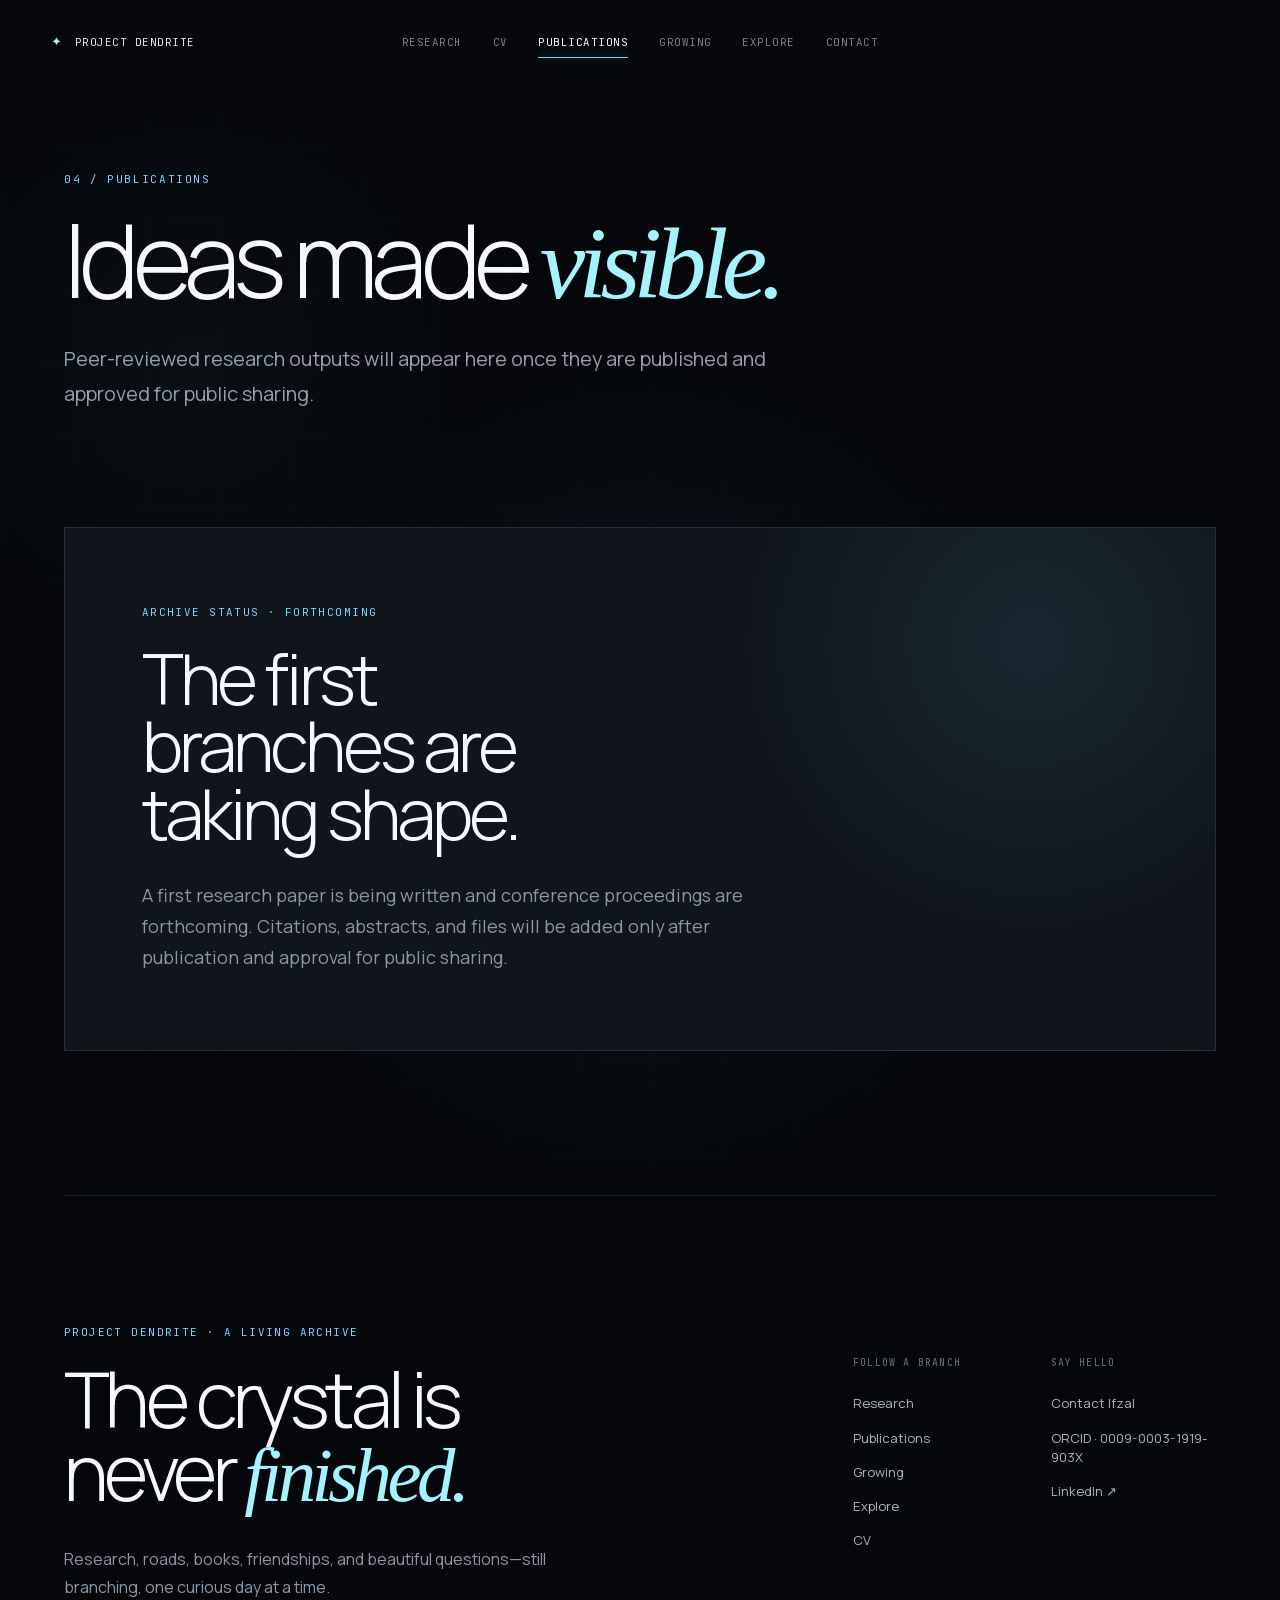
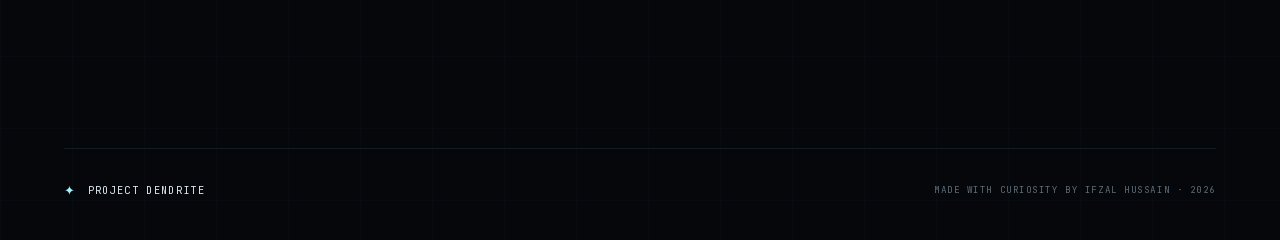
<file: publications/index.html>
<!DOCTYPE html><html lang="en" data-scroll-behavior="smooth" class="manrope_5285890a-module__0sAlGq__variable jetbrains_mono_e6129a51-module__UWGkRa__variable h-full antialiased"><head><meta charSet="utf-8"/><meta name="viewport" content="width=device-width, initial-scale=1"/><link rel="preload" href="/_next/static/media/70bc3e132a0a741e-s.p.3t6q91iet4nsy.woff2" as="font" crossorigin="" type="font/woff2"/><link rel="preload" href="/_next/static/media/a343f882a40d2cc9-s.p.1sj6eobyi31rd.woff2" as="font" crossorigin="" type="font/woff2"/><link rel="stylesheet" href="/_next/static/chunks/307wwhi88mes-.css" data-precedence="next"/><link rel="preload" as="script" fetchPriority="low" href="/_next/static/chunks/0iq1i69206cyl.js"/><script src="/_next/static/chunks/3ajz_k1jdii39.js" async=""></script><script src="/_next/static/chunks/0iec5q4ack_04.js" async=""></script><script src="/_next/static/chunks/turbopack-0daykj78xy7ee.js" async=""></script><script src="/_next/static/chunks/05-c3ty_6dwfk.js" async=""></script><script src="/_next/static/chunks/14mrh2-p_w84d.js" async=""></script><script src="/_next/static/chunks/2-gk0ekbneyay.js" async=""></script><meta name="next-size-adjust" content=""/><title>Publications | Ifzal Hussain</title><meta name="description" content="Peer-reviewed research outputs by Ifzal Hussain, added after publication and approval for public sharing."/><meta name="application-name" content="Project Dendrite"/><meta name="author" content="Ifzal Hussain"/><link rel="manifest" href="/manifest.webmanifest"/><meta name="keywords" content="Ifzal Hussain,computational materials science,solidification modelling,equiaxed grain growth,scientific computing"/><meta name="creator" content="Ifzal Hussain"/><meta property="og:title" content="Publications | Ifzal Hussain"/><meta property="og:description" content="Peer-reviewed research outputs by Ifzal Hussain, added after publication and approval for public sharing."/><meta property="og:site_name" content="Project Dendrite"/><meta property="og:type" content="website"/><meta name="twitter:card" content="summary"/><meta name="twitter:title" content="Publications | Ifzal Hussain"/><meta name="twitter:description" content="Peer-reviewed research outputs by Ifzal Hussain, added after publication and approval for public sharing."/><link rel="icon" href="/icon.svg?icon.29_fpfyf3gnd_.svg" sizes="any" type="image/svg+xml"/><script src="/_next/static/chunks/0cz1d0mv5g_q7.js" noModule=""></script></head><body><div hidden=""><!--$--><!--/$--></div><a class="skip-link" href="#main-content">Skip to content</a><main class="inner-shell" id="main-content"><div class="atmosphere" aria-hidden="true"></div><header class="site-header"><a class="wordmark" aria-label="Project Dendrite home" href="/"><span class="wordmark-mark" aria-hidden="true">✦</span><span>Project Dendrite</span></a><nav class="site-nav" aria-label="Primary navigation"><a href="/research/">Research</a><a href="/cv/">CV</a><a class="site-nav-active" aria-current="page" href="/publications/">Publications</a><a href="/growing/">Growing</a><a href="/explorer/">Explore</a><a href="/contact/">Contact</a></nav></header><header class="page-hero"><p class="section-index">04<!-- --> / <!-- -->Publications</p><h1>Ideas made <em>visible.</em></h1><p>Peer-reviewed research outputs will appear here once they are published and approved for public sharing.</p></header><div class="page-content"><section class="publication-forthcoming"><p class="content-label">Archive status · Forthcoming</p><h2>The first branches are taking shape.</h2><p>A first research paper is being written and conference proceedings are forthcoming. Citations, abstracts, and files will be added only after publication and approval for public sharing.</p></section></div><footer class="site-footer"><div class="footer-intro"><p class="content-label">Project Dendrite · A living archive</p><h2>The crystal is never <em>finished.</em></h2><p>Research, roads, books, friendships, and beautiful questions—still branching, one curious day at a time.</p></div><div class="footer-branches"><nav aria-label="Footer navigation"><span>Follow a branch</span><a href="/research/">Research</a><a href="/publications/">Publications</a><a href="/growing/">Growing</a><a href="/explorer/">Explore</a><a href="/cv/">CV</a></nav><div class="footer-connect"><span>Say hello</span><a href="/contact/">Contact Ifzal</a><a href="https://orcid.org/0009-0003-1919-903X" rel="noreferrer" target="_blank">ORCID · 0009-0003-1919-903X</a><a href="https://www.linkedin.com/in/erifzalhussain/" rel="noreferrer" target="_blank">LinkedIn ↗</a></div></div><div class="footer-signoff"><a class="wordmark" aria-label="Project Dendrite home" href="/"><span class="wordmark-mark" aria-hidden="true">✦</span><span>Project Dendrite</span></a><p>Made with curiosity by Ifzal Hussain · 2026</p></div></footer></main><!--$--><!--/$--><script src="/_next/static/chunks/0iq1i69206cyl.js" id="_R_" async=""></script><script>(self.__next_f=self.__next_f||[]).push([0])</script><script>self.__next_f.push([1,"1:\"$Sreact.fragment\"\n2:I[39756,[\"/_next/static/chunks/05-c3ty_6dwfk.js\",\"/_next/static/chunks/14mrh2-p_w84d.js\"],\"default\"]\n3:I[37457,[\"/_next/static/chunks/05-c3ty_6dwfk.js\",\"/_next/static/chunks/14mrh2-p_w84d.js\"],\"default\"]\n4:I[3020,[\"/_next/static/chunks/05-c3ty_6dwfk.js\",\"/_next/static/chunks/14mrh2-p_w84d.js\",\"/_next/static/chunks/2-gk0ekbneyay.js\"],\"SiteHeader\"]\n5:I[22016,[\"/_next/static/chunks/05-c3ty_6dwfk.js\",\"/_next/static/chunks/14mrh2-p_w84d.js\",\"/_next/static/chunks/2-gk0ekbneyay.js\"],\"\"]\nc:I[68027,[\"/_next/static/chunks/05-c3ty_6dwfk.js\",\"/_next/static/chunks/14mrh2-p_w84d.js\"],\"default\",1]\n:HL[\"/_next/static/chunks/307wwhi88mes-.css\",\"style\"]\n:HL[\"/_next/static/media/70bc3e132a0a741e-s.p.3t6q91iet4nsy.woff2\",\"font\",{\"crossOrigin\":\"\",\"type\":\"font/woff2\"}]\n:HL[\"/_next/static/media/a343f882a40d2cc9-s.p.1sj6eobyi31rd.woff2\",\"font\",{\"crossOrigin\":\"\",\"type\":\"font/woff2\"}]\n"])</script><script>self.__next_f.push([1,"0:{\"P\":null,\"c\":[\"\",\"publications\",\"\"],\"q\":\"\",\"i\":false,\"f\":[[[\"\",{\"children\":[\"publications\",{\"children\":[\"__PAGE__\",{}]}]},\"$undefined\",\"$undefined\",16],[[\"$\",\"$1\",\"c\",{\"children\":[[[\"$\",\"link\",\"0\",{\"rel\":\"stylesheet\",\"href\":\"/_next/static/chunks/307wwhi88mes-.css\",\"precedence\":\"next\",\"crossOrigin\":\"$undefined\",\"nonce\":\"$undefined\"}],[\"$\",\"script\",\"script-0\",{\"src\":\"/_next/static/chunks/05-c3ty_6dwfk.js\",\"async\":true,\"nonce\":\"$undefined\"}],[\"$\",\"script\",\"script-1\",{\"src\":\"/_next/static/chunks/14mrh2-p_w84d.js\",\"async\":true,\"nonce\":\"$undefined\"}]],[\"$\",\"html\",null,{\"lang\":\"en\",\"data-scroll-behavior\":\"smooth\",\"className\":\"manrope_5285890a-module__0sAlGq__variable jetbrains_mono_e6129a51-module__UWGkRa__variable h-full antialiased\",\"children\":[\"$\",\"body\",null,{\"children\":[[\"$\",\"a\",null,{\"className\":\"skip-link\",\"href\":\"#main-content\",\"children\":\"Skip to content\"}],[\"$\",\"$L2\",null,{\"parallelRouterKey\":\"children\",\"error\":\"$undefined\",\"errorStyles\":\"$undefined\",\"errorScripts\":\"$undefined\",\"template\":[\"$\",\"$L3\",null,{}],\"templateStyles\":\"$undefined\",\"templateScripts\":\"$undefined\",\"notFound\":[[\"$\",\"main\",null,{\"className\":\"inner-shell not-found-shell\",\"id\":\"main-content\",\"children\":[[\"$\",\"div\",null,{\"className\":\"atmosphere\",\"aria-hidden\":\"true\"}],[\"$\",\"$L4\",null,{}],[\"$\",\"section\",null,{\"className\":\"not-found-content\",\"children\":[[\"$\",\"p\",null,{\"className\":\"section-index\",\"children\":\"404 / Lost branch\"}],[\"$\",\"h1\",null,{\"children\":[\"This crystal never \",[\"$\",\"em\",null,{\"children\":\"grew.\"}]]}],[\"$\",\"p\",null,{\"children\":\"Either the link wandered off, or this branch is still waiting for its nucleus. Let's return to familiar territory.\"}],[\"$\",\"$L5\",null,{\"className\":\"text-link\",\"href\":\"/\",\"children\":[\"Return to the nucleus \",[\"$\",\"span\",null,{\"aria-hidden\":\"true\",\"children\":\"↗\"}]]}]]}]]}],[]],\"forbidden\":\"$undefined\",\"unauthorized\":\"$undefined\"}]]}]}]]}],{\"children\":[[\"$\",\"$1\",\"c\",{\"children\":[null,[\"$\",\"$L2\",null,{\"parallelRouterKey\":\"children\",\"error\":\"$undefined\",\"errorStyles\":\"$undefined\",\"errorScripts\":\"$undefined\",\"template\":[\"$\",\"$L3\",null,{}],\"templateStyles\":\"$undefined\",\"templateScripts\":\"$undefined\",\"notFound\":\"$undefined\",\"forbidden\":\"$undefined\",\"unauthorized\":\"$undefined\"}]]}],{\"children\":[[\"$\",\"$1\",\"c\",{\"children\":[[\"$\",\"main\",null,{\"className\":\"inner-shell\",\"id\":\"main-content\",\"children\":[[\"$\",\"div\",null,{\"className\":\"atmosphere\",\"aria-hidden\":\"true\"}],[\"$\",\"$L4\",null,{}],[\"$\",\"header\",null,{\"className\":\"page-hero\",\"children\":[[\"$\",\"p\",null,{\"className\":\"section-index\",\"children\":[\"04\",\" / \",\"Publications\"]}],[\"$\",\"h1\",null,{\"children\":[\"Ideas made \",[\"$\",\"em\",null,{\"children\":\"visible.\"}]]}],[\"$\",\"p\",null,{\"children\":\"Peer-reviewed research outputs will appear here once they are published and approved for public sharing.\"}]]}],[\"$\",\"div\",null,{\"className\":\"page-content\",\"children\":[\"$\",\"section\",null,{\"className\":\"publication-forthcoming\",\"children\":[[\"$\",\"p\",null,{\"className\":\"content-label\",\"children\":\"Archive status · Forthcoming\"}],[\"$\",\"h2\",null,{\"children\":\"The first branches are taking shape.\"}],[\"$\",\"p\",null,{\"children\":\"A first research paper is being written and conference proceedings are forthcoming. Citations, abstracts, and files will be added only after publication and approval for public sharing.\"}]]}]}],[\"$\",\"footer\",null,{\"className\":\"site-footer\",\"children\":[[\"$\",\"div\",null,{\"className\":\"footer-intro\",\"children\":[[\"$\",\"p\",null,{\"className\":\"content-label\",\"children\":\"Project Dendrite · A living archive\"}],[\"$\",\"h2\",null,{\"children\":[\"The crystal is never \",[\"$\",\"em\",null,{\"children\":\"finished.\"}]]}],[\"$\",\"p\",null,{\"children\":\"Research, roads, books, friendships, and beautiful questions—still branching, one curious day at a time.\"}]]}],[\"$\",\"div\",null,{\"className\":\"footer-branches\",\"children\":[[\"$\",\"nav\",null,{\"aria-label\":\"Footer navigation\",\"children\":[[\"$\",\"span\",null,{\"children\":\"Follow a branch\"}],[[\"$\",\"$L5\",\"/research\",{\"href\":\"/research\",\"children\":\"Research\"}],[\"$\",\"$L5\",\"/publications\",{\"href\":\"/publications\",\"children\":\"Publications\"}],[\"$\",\"$L5\",\"/growing\",{\"href\":\"/growing\",\"children\":\"Growing\"}],[\"$\",\"$L5\",\"/explorer\",{\"href\":\"/explorer\",\"children\":\"Explore\"}],[\"$\",\"$L5\",\"/cv\",{\"href\":\"/cv\",\"children\":\"CV\"}]]]}],[\"$\",\"div\",null,{\"className\":\"footer-connect\",\"children\":[[\"$\",\"span\",null,{\"children\":\"Say hello\"}],[\"$\",\"$L5\",null,{\"href\":\"/contact\",\"children\":\"Contact Ifzal\"}],[\"$\",\"a\",null,{\"href\":\"https://orcid.org/0009-0003-1919-903X\",\"rel\":\"noreferrer\",\"target\":\"_blank\",\"children\":\"ORCID · 0009-0003-1919-903X\"}],[\"$\",\"a\",null,{\"href\":\"https://www.linkedin.com/in/erifzalhussain/\",\"rel\":\"noreferrer\",\"target\":\"_blank\",\"children\":\"LinkedIn ↗\"}]]}]]}],[\"$\",\"div\",null,{\"className\":\"footer-signoff\",\"children\":[[\"$\",\"$L5\",null,{\"className\":\"wordmark\",\"href\":\"/\",\"aria-label\":\"Project Dendrite home\",\"children\":[[\"$\",\"span\",null,{\"className\":\"wordmark-mark\",\"aria-hidden\":\"true\",\"children\":\"✦\"}],\"$L6\"]}],\"$L7\"]}]]}]]}],[\"$L8\"],\"$L9\"]}],{},null,false,null]},null,false,\"$@a\"]},null,false,null],\"$Lb\",false]],\"m\":\"$undefined\",\"G\":[\"$c\",[\"$Ld\"]],\"S\":true,\"h\":null,\"s\":\"$undefined\",\"l\":\"$undefined\",\"p\":\"$undefined\",\"d\":\"$undefined\",\"b\":\"zQbK2iukwmXOCDuxRXQ4C\"}\n"])</script><script>self.__next_f.push([1,"e:I[97367,[\"/_next/static/chunks/05-c3ty_6dwfk.js\",\"/_next/static/chunks/14mrh2-p_w84d.js\"],\"OutletBoundary\"]\nf:\"$Sreact.suspense\"\n12:I[97367,[\"/_next/static/chunks/05-c3ty_6dwfk.js\",\"/_next/static/chunks/14mrh2-p_w84d.js\"],\"ViewportBoundary\"]\n14:I[97367,[\"/_next/static/chunks/05-c3ty_6dwfk.js\",\"/_next/static/chunks/14mrh2-p_w84d.js\"],\"MetadataBoundary\"]\n6:[\"$\",\"span\",null,{\"children\":\"Project Dendrite\"}]\n7:[\"$\",\"p\",null,{\"children\":\"Made with curiosity by Ifzal Hussain · 2026\"}]\n8:[\"$\",\"script\",\"script-0\",{\"src\":\"/_next/static/chunks/2-gk0ekbneyay.js\",\"async\":true,\"nonce\":\"$undefined\"}]\n9:[\"$\",\"$Le\",null,{\"children\":[\"$\",\"$f\",null,{\"name\":\"Next.MetadataOutlet\",\"children\":\"$@10\"}]}]\n11:[]\na:\"$W11\"\nb:[\"$\",\"$1\",\"h\",{\"children\":[null,[\"$\",\"$L12\",null,{\"children\":\"$L13\"}],[\"$\",\"div\",null,{\"hidden\":true,\"children\":[\"$\",\"$L14\",null,{\"children\":[\"$\",\"$f\",null,{\"name\":\"Next.Metadata\",\"children\":\"$L15\"}]}]}],[\"$\",\"meta\",null,{\"name\":\"next-size-adjust\",\"content\":\"\"}]]}]\nd:[\"$\",\"link\",\"0\",{\"rel\":\"stylesheet\",\"href\":\"/_next/static/chunks/307wwhi88mes-.css\",\"precedence\":\"next\",\"crossOrigin\":\"$undefined\",\"nonce\":\"$undefined\"}]\n"])</script><script>self.__next_f.push([1,"13:[[\"$\",\"meta\",\"0\",{\"charSet\":\"utf-8\"}],[\"$\",\"meta\",\"1\",{\"name\":\"viewport\",\"content\":\"width=device-width, initial-scale=1\"}]]\n"])</script><script>self.__next_f.push([1,"16:I[27201,[\"/_next/static/chunks/05-c3ty_6dwfk.js\",\"/_next/static/chunks/14mrh2-p_w84d.js\"],\"IconMark\"]\n10:null\n"])</script><script>self.__next_f.push([1,"15:[[\"$\",\"title\",\"0\",{\"children\":\"Publications | Ifzal Hussain\"}],[\"$\",\"meta\",\"1\",{\"name\":\"description\",\"content\":\"Peer-reviewed research outputs by Ifzal Hussain, added after publication and approval for public sharing.\"}],[\"$\",\"meta\",\"2\",{\"name\":\"application-name\",\"content\":\"Project Dendrite\"}],[\"$\",\"meta\",\"3\",{\"name\":\"author\",\"content\":\"Ifzal Hussain\"}],[\"$\",\"link\",\"4\",{\"rel\":\"manifest\",\"href\":\"/manifest.webmanifest\",\"crossOrigin\":\"$undefined\"}],[\"$\",\"meta\",\"5\",{\"name\":\"keywords\",\"content\":\"Ifzal Hussain,computational materials science,solidification modelling,equiaxed grain growth,scientific computing\"}],[\"$\",\"meta\",\"6\",{\"name\":\"creator\",\"content\":\"Ifzal Hussain\"}],[\"$\",\"meta\",\"7\",{\"property\":\"og:title\",\"content\":\"Publications | Ifzal Hussain\"}],[\"$\",\"meta\",\"8\",{\"property\":\"og:description\",\"content\":\"Peer-reviewed research outputs by Ifzal Hussain, added after publication and approval for public sharing.\"}],[\"$\",\"meta\",\"9\",{\"property\":\"og:site_name\",\"content\":\"Project Dendrite\"}],[\"$\",\"meta\",\"10\",{\"property\":\"og:type\",\"content\":\"website\"}],[\"$\",\"meta\",\"11\",{\"name\":\"twitter:card\",\"content\":\"summary\"}],[\"$\",\"meta\",\"12\",{\"name\":\"twitter:title\",\"content\":\"Publications | Ifzal Hussain\"}],[\"$\",\"meta\",\"13\",{\"name\":\"twitter:description\",\"content\":\"Peer-reviewed research outputs by Ifzal Hussain, added after publication and approval for public sharing.\"}],[\"$\",\"link\",\"14\",{\"rel\":\"icon\",\"href\":\"/icon.svg?icon.29_fpfyf3gnd_.svg\",\"sizes\":\"any\",\"type\":\"image/svg+xml\"}],[\"$\",\"$L16\",\"15\",{}]]\n"])</script></body></html>
</file>
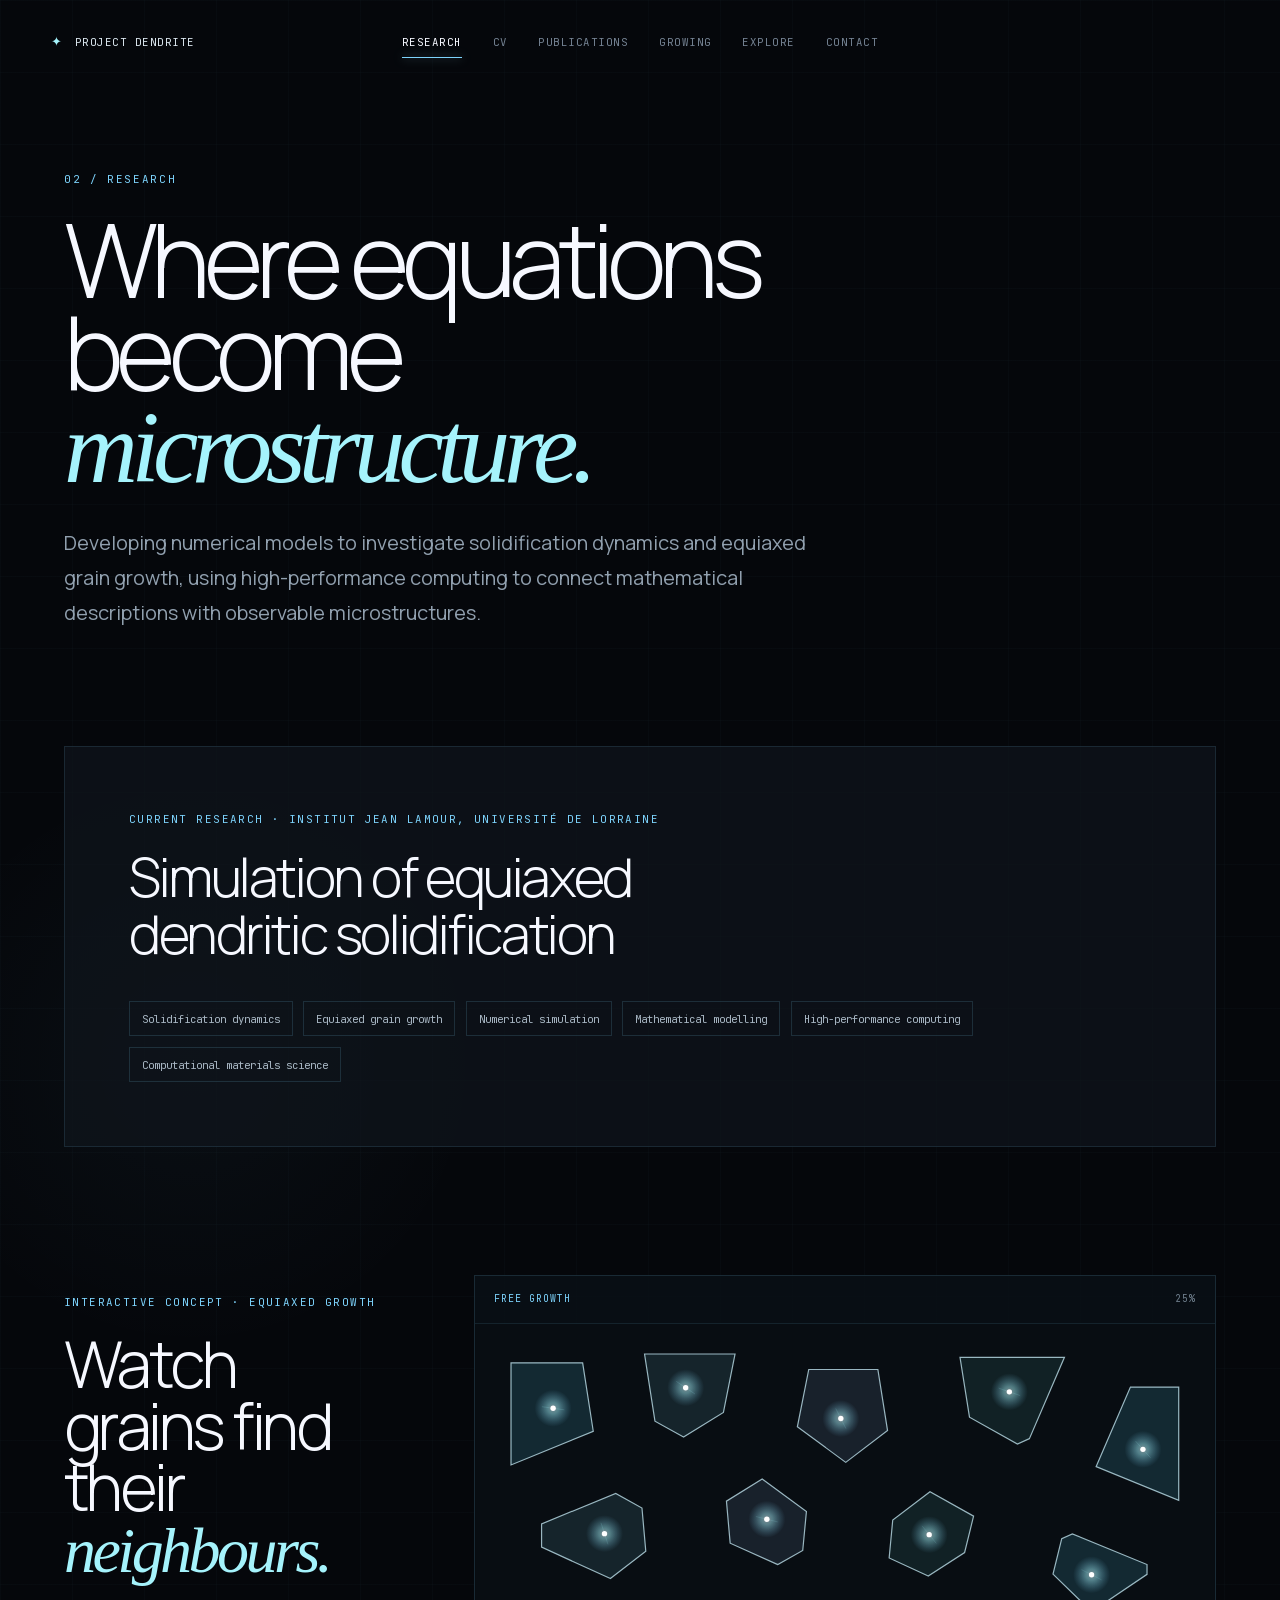
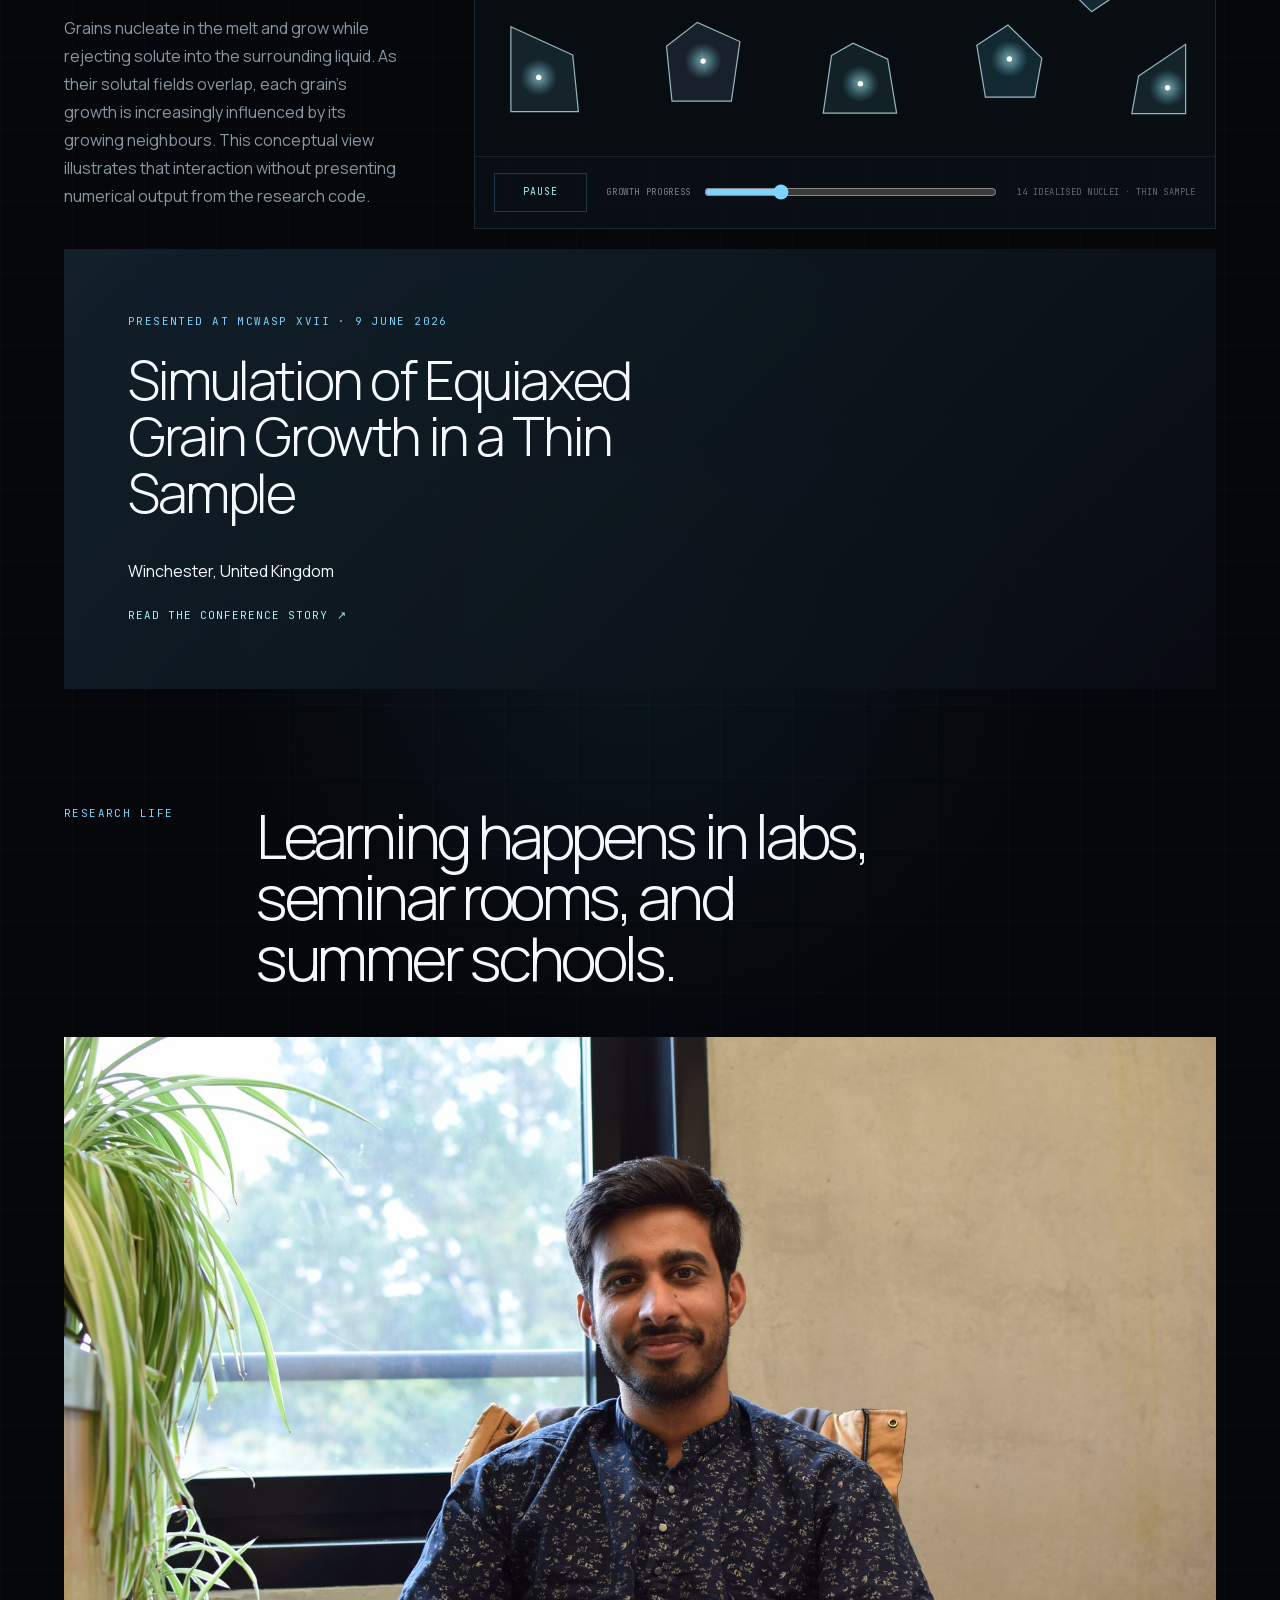
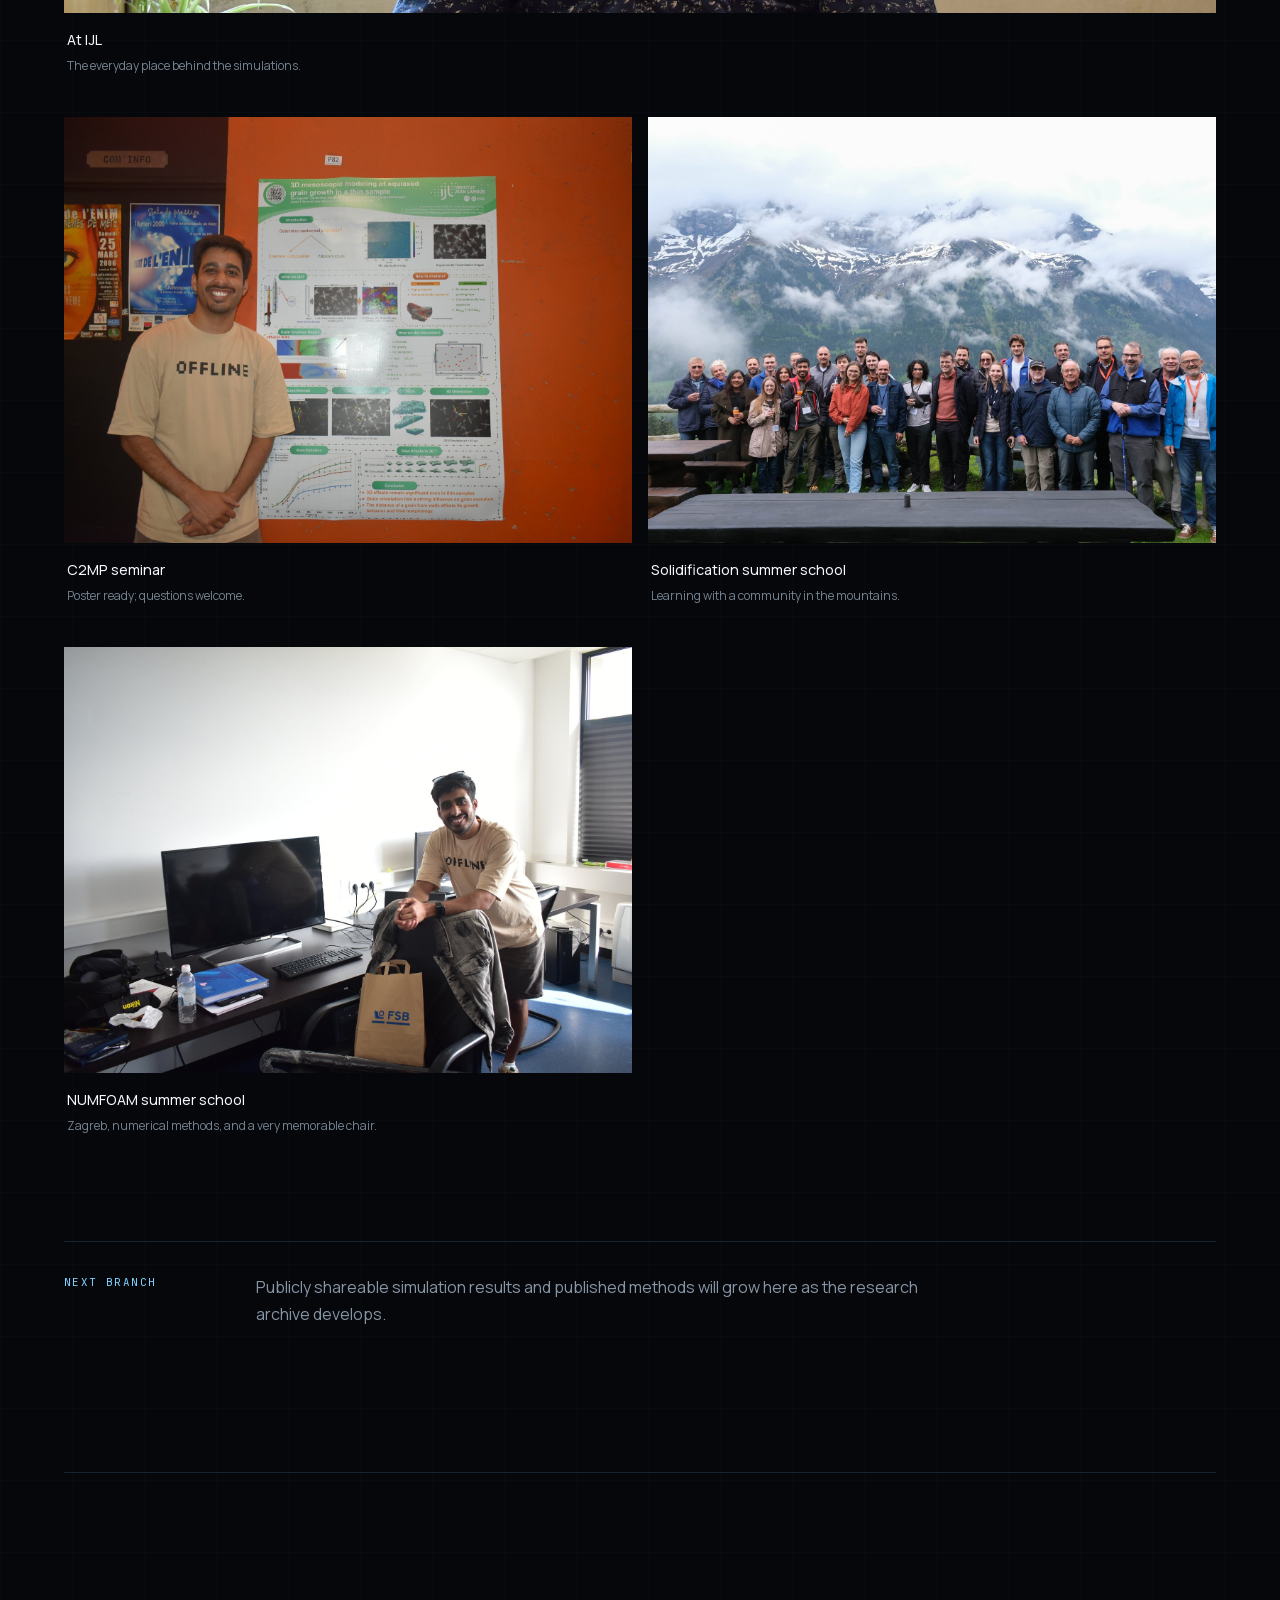
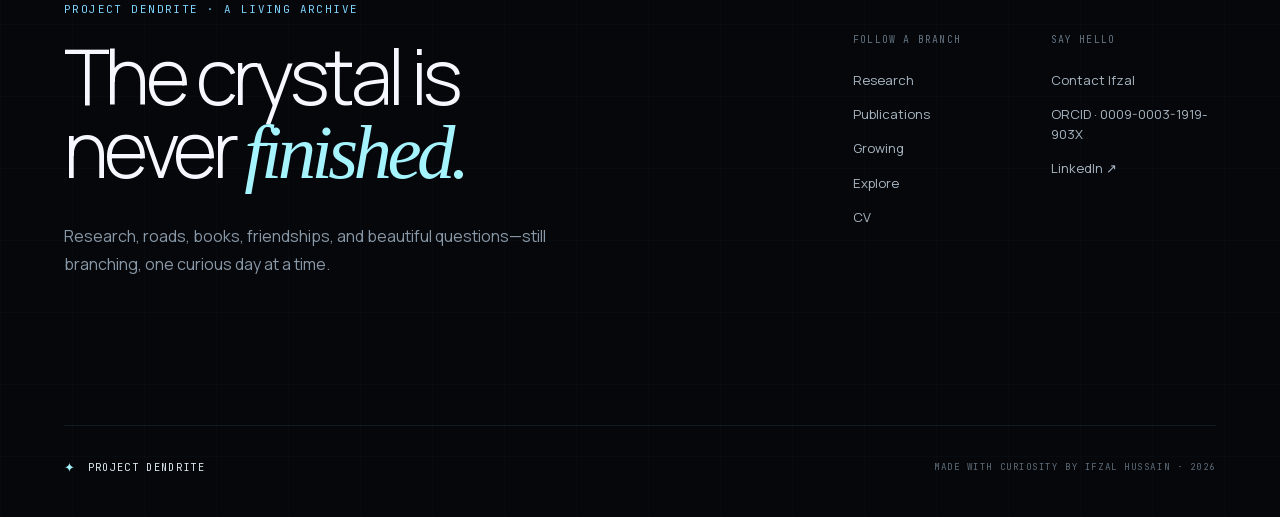
<file: research/index.html>
<!DOCTYPE html><html lang="en" data-scroll-behavior="smooth" class="manrope_5285890a-module__0sAlGq__variable jetbrains_mono_e6129a51-module__UWGkRa__variable h-full antialiased"><head><meta charSet="utf-8"/><meta name="viewport" content="width=device-width, initial-scale=1"/><link rel="preload" href="/_next/static/media/70bc3e132a0a741e-s.p.3t6q91iet4nsy.woff2" as="font" crossorigin="" type="font/woff2"/><link rel="preload" href="/_next/static/media/a343f882a40d2cc9-s.p.1sj6eobyi31rd.woff2" as="font" crossorigin="" type="font/woff2"/><link rel="stylesheet" href="/_next/static/chunks/307wwhi88mes-.css" data-precedence="next"/><link rel="preload" as="script" fetchPriority="low" href="/_next/static/chunks/0iq1i69206cyl.js"/><script src="/_next/static/chunks/3ajz_k1jdii39.js" async=""></script><script src="/_next/static/chunks/0iec5q4ack_04.js" async=""></script><script src="/_next/static/chunks/turbopack-0daykj78xy7ee.js" async=""></script><script src="/_next/static/chunks/05-c3ty_6dwfk.js" async=""></script><script src="/_next/static/chunks/14mrh2-p_w84d.js" async=""></script><script src="/_next/static/chunks/1dq8nsvqisc9k.js" async=""></script><meta name="next-size-adjust" content=""/><title>Research | Ifzal Hussain</title><meta name="description" content="Computational materials research on solidification, equiaxed grain growth, numerical modelling, and high-performance computing."/><meta name="application-name" content="Project Dendrite"/><meta name="author" content="Ifzal Hussain"/><link rel="manifest" href="/manifest.webmanifest"/><meta name="keywords" content="Ifzal Hussain,computational materials science,solidification modelling,equiaxed grain growth,scientific computing"/><meta name="creator" content="Ifzal Hussain"/><meta property="og:title" content="Research | Ifzal Hussain"/><meta property="og:description" content="Computational materials research on solidification, equiaxed grain growth, numerical modelling, and high-performance computing."/><meta property="og:site_name" content="Project Dendrite"/><meta property="og:type" content="website"/><meta name="twitter:card" content="summary"/><meta name="twitter:title" content="Research | Ifzal Hussain"/><meta name="twitter:description" content="Computational materials research on solidification, equiaxed grain growth, numerical modelling, and high-performance computing."/><link rel="icon" href="/icon.svg?icon.29_fpfyf3gnd_.svg" sizes="any" type="image/svg+xml"/><script src="/_next/static/chunks/0cz1d0mv5g_q7.js" noModule=""></script></head><body><div hidden=""><!--$--><!--/$--></div><a class="skip-link" href="#main-content">Skip to content</a><main class="inner-shell" id="main-content"><div class="atmosphere" aria-hidden="true"></div><header class="site-header"><a class="wordmark" aria-label="Project Dendrite home" href="/"><span class="wordmark-mark" aria-hidden="true">✦</span><span>Project Dendrite</span></a><nav class="site-nav" aria-label="Primary navigation"><a class="site-nav-active" aria-current="page" href="/research/">Research</a><a href="/cv/">CV</a><a href="/publications/">Publications</a><a href="/growing/">Growing</a><a href="/explorer/">Explore</a><a href="/contact/">Contact</a></nav></header><header class="page-hero"><p class="section-index">02<!-- --> / <!-- -->Research</p><h1>Where equations become <em>microstructure.</em></h1><p>Developing numerical models to investigate solidification dynamics and equiaxed grain growth, using high-performance computing to connect mathematical descriptions with observable microstructures.</p></header><div class="page-content"><section class="research-focus"><p class="content-label">Current research · <!-- -->Institut Jean Lamour, Université de Lorraine</p><h2>Simulation of equiaxed dendritic solidification</h2><div class="tag-cloud"><span>Solidification dynamics</span><span>Equiaxed grain growth</span><span>Numerical simulation</span><span>Mathematical modelling</span><span>High-performance computing</span><span>Computational materials science</span></div></section><section class="grain-lab" aria-labelledby="grain-lab-title"><div class="grain-lab-copy"><p class="content-label">Interactive concept · Equiaxed growth</p><h2 id="grain-lab-title">Watch grains find their <em>neighbours.</em></h2><p>Grains nucleate in the melt and grow while rejecting solute into the surrounding liquid. As their solutal fields overlap, each grain&#x27;s growth is increasingly influenced by its growing neighbours. This conceptual view illustrates that interaction without presenting numerical output from the research code.</p></div><div class="grain-window"><div class="grain-status" aria-live="polite"><span>Nucleation</span><strong>0<!-- -->%</strong></div><svg class="grain-field" viewBox="0 0 720 420" role="img" aria-labelledby="grain-field-title grain-field-description"><title id="grain-field-title">Conceptual equiaxed grain growth</title><desc id="grain-field-description">Fourteen nuclei grow into polygonal regions until their boundaries meet and fill the sample.</desc><defs><radialGradient id="grain-nucleus" cx="50%" cy="50%" r="50%"><stop offset="0" stop-color="#ffffff"></stop><stop offset="0.3" stop-color="#a5f3fc" stop-opacity="0.9"></stop><stop offset="1" stop-color="#7dd3fc" stop-opacity="0"></stop></radialGradient></defs><rect class="grain-sample" width="720" height="420"></rect><g><polygon class="grain-cell grain-cell-0" points="0.00,184.39 0.00,0.00 129.34,0.00 148.49,123.54" transform="translate(76 82) scale(0) translate(-76 -82)"></polygon><line class="grain-orientation" x1="65" x2="87" y1="82" y2="82" transform="rotate(8 76 82)" style="opacity:0"></line><circle class="grain-nucleus-halo" cx="76" cy="82" r="18" fill="url(#grain-nucleus)"></circle><circle class="grain-nucleus-dot" cx="76" cy="82" r="2.6"></circle></g><g><polygon class="grain-cell grain-cell-1" points="201.08,152.80 148.49,123.54 129.34,0.00 295.80,0.00 274.44,107.52" transform="translate(205 62) scale(0) translate(-205 -62)"></polygon><line class="grain-orientation" x1="194" x2="216" y1="62" y2="62" transform="rotate(34 205 62)" style="opacity:0"></line><circle class="grain-nucleus-halo" cx="205" cy="62" r="18" fill="url(#grain-nucleus)"></circle><circle class="grain-nucleus-dot" cx="205" cy="62" r="2.6"></circle></g><g><polygon class="grain-cell grain-cell-2" points="365.21,174.22 274.44,107.52 295.80,0.00 425.48,0.00 443.63,114.53" transform="translate(356 92) scale(0) translate(-356 -92)"></polygon><line class="grain-orientation" x1="345" x2="367" y1="92" y2="92" transform="rotate(63 356 92)" style="opacity:0"></line><circle class="grain-nucleus-halo" cx="356" cy="92" r="18" fill="url(#grain-nucleus)"></circle><circle class="grain-nucleus-dot" cx="356" cy="92" r="2.6"></circle></g><g><polygon class="grain-cell grain-cell-3" points="558.42,155.71 535.43,166.04 443.63,114.53 425.48,0.00 625.49,0.00" transform="translate(520 66) scale(0) translate(-520 -66)"></polygon><line class="grain-orientation" x1="509" x2="531" y1="66" y2="66" transform="rotate(19 520 66)" style="opacity:0"></line><circle class="grain-nucleus-halo" cx="520" cy="66" r="18" fill="url(#grain-nucleus)"></circle><circle class="grain-nucleus-dot" cx="520" cy="66" r="2.6"></circle></g><g><polygon class="grain-cell grain-cell-0" points="558.42,155.71 625.49,0.00 720.00,0.00 720.00,221.93" transform="translate(650 122) scale(0) translate(-650 -122)"></polygon><line class="grain-orientation" x1="639" x2="661" y1="122" y2="122" transform="rotate(48 650 122)" style="opacity:0"></line><circle class="grain-nucleus-halo" cx="650" cy="122" r="18" fill="url(#grain-nucleus)"></circle><circle class="grain-nucleus-dot" cx="650" cy="122" r="2.6"></circle></g><g><polygon class="grain-cell grain-cell-1" points="137.80,294.02 0.00,231.03 0.00,184.39 148.49,123.54 201.08,152.80 208.73,239.11" transform="translate(126 204) scale(0) translate(-126 -204)"></polygon><line class="grain-orientation" x1="115" x2="137" y1="204" y2="204" transform="rotate(72 126 204)" style="opacity:0"></line><circle class="grain-nucleus-halo" cx="126" cy="204" r="18" fill="url(#grain-nucleus)"></circle><circle class="grain-nucleus-dot" cx="126" cy="204" r="2.6"></circle></g><g><polygon class="grain-cell grain-cell-2" points="306.54,283.06 208.73,239.11 201.08,152.80 274.44,107.52 365.21,174.22 357.64,254.00" transform="translate(284 190) scale(0) translate(-284 -190)"></polygon><line class="grain-orientation" x1="273" x2="295" y1="190" y2="190" transform="rotate(14 284 190)" style="opacity:0"></line><circle class="grain-nucleus-halo" cx="284" cy="190" r="18" fill="url(#grain-nucleus)"></circle><circle class="grain-nucleus-dot" cx="284" cy="190" r="2.6"></circle></g><g><polygon class="grain-cell grain-cell-3" points="439.89,292.00 357.64,254.00 365.21,174.22 443.63,114.53 535.43,166.04 516.53,242.59" transform="translate(442 205) scale(0) translate(-442 -205)"></polygon><line class="grain-orientation" x1="431" x2="453" y1="205" y2="205" transform="rotate(51 442 205)" style="opacity:0"></line><circle class="grain-nucleus-halo" cx="442" cy="205" r="18" fill="url(#grain-nucleus)"></circle><circle class="grain-nucleus-dot" cx="442" cy="205" r="2.6"></circle></g><g><polygon class="grain-cell grain-cell-0" points="599.92,323.95 516.53,242.59 535.43,166.04 558.42,155.71 720.00,221.93 720.00,243.16" transform="translate(600 244) scale(0) translate(-600 -244)"></polygon><line class="grain-orientation" x1="589" x2="611" y1="244" y2="244" transform="rotate(27 600 244)" style="opacity:0"></line><circle class="grain-nucleus-halo" cx="600" cy="244" r="18" fill="url(#grain-nucleus)"></circle><circle class="grain-nucleus-dot" cx="600" cy="244" r="2.6"></circle></g><g><polygon class="grain-cell grain-cell-1" points="0.00,231.03 137.80,294.02 150.40,420.00 0.00,420.00" transform="translate(62 344) scale(0) translate(-62 -344)"></polygon><line class="grain-orientation" x1="51" x2="73" y1="344" y2="344" transform="rotate(43 62 344)" style="opacity:0"></line><circle class="grain-nucleus-halo" cx="62" cy="344" r="18" fill="url(#grain-nucleus)"></circle><circle class="grain-nucleus-dot" cx="62" cy="344" r="2.6"></circle></g><g><polygon class="grain-cell grain-cell-2" points="137.80,294.02 208.73,239.11 306.54,283.06 286.85,420.00 150.40,420.00" transform="translate(222 328) scale(0) translate(-222 -328)"></polygon><line class="grain-orientation" x1="211" x2="233" y1="328" y2="328" transform="rotate(79 222 328)" style="opacity:0"></line><circle class="grain-nucleus-halo" cx="222" cy="328" r="18" fill="url(#grain-nucleus)"></circle><circle class="grain-nucleus-dot" cx="222" cy="328" r="2.6"></circle></g><g><polygon class="grain-cell grain-cell-3" points="306.54,283.06 357.64,254.00 439.89,292.00 461.07,420.00 286.85,420.00" transform="translate(375 350) scale(0) translate(-375 -350)"></polygon><line class="grain-orientation" x1="364" x2="386" y1="350" y2="350" transform="rotate(22 375 350)" style="opacity:0"></line><circle class="grain-nucleus-halo" cx="375" cy="350" r="18" fill="url(#grain-nucleus)"></circle><circle class="grain-nucleus-dot" cx="375" cy="350" r="2.6"></circle></g><g><polygon class="grain-cell grain-cell-0" points="439.89,292.00 516.53,242.59 599.92,323.95 582.45,420.00 461.07,420.00" transform="translate(520 326) scale(0) translate(-520 -326)"></polygon><line class="grain-orientation" x1="509" x2="531" y1="326" y2="326" transform="rotate(67 520 326)" style="opacity:0"></line><circle class="grain-nucleus-halo" cx="520" cy="326" r="18" fill="url(#grain-nucleus)"></circle><circle class="grain-nucleus-dot" cx="520" cy="326" r="2.6"></circle></g><g><polygon class="grain-cell grain-cell-1" points="599.92,323.95 720.00,243.16 720.00,420.00 582.45,420.00" transform="translate(674 354) scale(0) translate(-674 -354)"></polygon><line class="grain-orientation" x1="663" x2="685" y1="354" y2="354" transform="rotate(5 674 354)" style="opacity:0"></line><circle class="grain-nucleus-halo" cx="674" cy="354" r="18" fill="url(#grain-nucleus)"></circle><circle class="grain-nucleus-dot" cx="674" cy="354" r="2.6"></circle></g></svg><div class="grain-controls"><button type="button">Continue</button><label for="grain-progress"><span>Growth progress</span><input id="grain-progress" type="range" min="0" max="100" value="0"/></label><small>14 idealised nuclei · thin sample</small></div></div></section><section class="feature-card"><p class="content-label">Presented at <!-- -->MCWASP XVII<!-- --> · <!-- -->9 June 2026</p><h2>Simulation of Equiaxed Grain Growth in a Thin Sample</h2><p>Winchester, United Kingdom</p><a class="text-link" href="/conferences/mcwasp-2026/">Read the conference story <span aria-hidden="true">↗</span></a></section><section class="photo-section photo-section-compact"><div class="photo-heading"><p class="content-label">Research life</p><h2>Learning happens in labs, seminar rooms, and summer schools.</h2></div><div class="photo-grid"><figure class="photo-wide"><div class="photo-frame"><img alt="At IJL" loading="lazy" decoding="async" data-nimg="fill" style="position:absolute;height:100%;width:100%;left:0;top:0;right:0;bottom:0;color:transparent" src="/photos/research/at-the-lab.jpg"/></div><figcaption><strong>At IJL</strong><span>The everyday place behind the simulations.</span></figcaption></figure><figure class=""><div class="photo-frame"><img alt="C2MP seminar" loading="lazy" decoding="async" data-nimg="fill" style="position:absolute;height:100%;width:100%;left:0;top:0;right:0;bottom:0;color:transparent" src="/photos/research/c2mp-seminar.jpg"/></div><figcaption><strong>C2MP seminar</strong><span>Poster ready; questions welcome.</span></figcaption></figure><figure class=""><div class="photo-frame"><img alt="Solidification summer school" loading="lazy" decoding="async" data-nimg="fill" style="position:absolute;height:100%;width:100%;left:0;top:0;right:0;bottom:0;color:transparent" src="/photos/research/solidification-summer-school.jpg"/></div><figcaption><strong>Solidification summer school</strong><span>Learning with a community in the mountains.</span></figcaption></figure><figure class=""><div class="photo-frame"><img alt="NUMFOAM summer school" loading="lazy" decoding="async" data-nimg="fill" style="position:absolute;height:100%;width:100%;left:0;top:0;right:0;bottom:0;color:transparent" src="/photos/research/zagreb-numfoam-summer-school.jpg"/></div><figcaption><strong>NUMFOAM summer school</strong><span>Zagreb, numerical methods, and a very memorable chair.</span></figcaption></figure></div></section><section class="archive-note"><span>Next branch</span><p>Publicly shareable simulation results and published methods will grow here as the research archive develops.</p></section></div><footer class="site-footer"><div class="footer-intro"><p class="content-label">Project Dendrite · A living archive</p><h2>The crystal is never <em>finished.</em></h2><p>Research, roads, books, friendships, and beautiful questions—still branching, one curious day at a time.</p></div><div class="footer-branches"><nav aria-label="Footer navigation"><span>Follow a branch</span><a href="/research/">Research</a><a href="/publications/">Publications</a><a href="/growing/">Growing</a><a href="/explorer/">Explore</a><a href="/cv/">CV</a></nav><div class="footer-connect"><span>Say hello</span><a href="/contact/">Contact Ifzal</a><a href="https://orcid.org/0009-0003-1919-903X" rel="noreferrer" target="_blank">ORCID · 0009-0003-1919-903X</a><a href="https://www.linkedin.com/in/erifzalhussain/" rel="noreferrer" target="_blank">LinkedIn ↗</a></div></div><div class="footer-signoff"><a class="wordmark" aria-label="Project Dendrite home" href="/"><span class="wordmark-mark" aria-hidden="true">✦</span><span>Project Dendrite</span></a><p>Made with curiosity by Ifzal Hussain · 2026</p></div></footer></main><!--$--><!--/$--><script src="/_next/static/chunks/0iq1i69206cyl.js" id="_R_" async=""></script><script>(self.__next_f=self.__next_f||[]).push([0])</script><script>self.__next_f.push([1,"1:\"$Sreact.fragment\"\n2:I[39756,[\"/_next/static/chunks/05-c3ty_6dwfk.js\",\"/_next/static/chunks/14mrh2-p_w84d.js\"],\"default\"]\n3:I[37457,[\"/_next/static/chunks/05-c3ty_6dwfk.js\",\"/_next/static/chunks/14mrh2-p_w84d.js\"],\"default\"]\n4:I[3020,[\"/_next/static/chunks/05-c3ty_6dwfk.js\",\"/_next/static/chunks/14mrh2-p_w84d.js\",\"/_next/static/chunks/1dq8nsvqisc9k.js\"],\"SiteHeader\"]\n5:I[22016,[\"/_next/static/chunks/05-c3ty_6dwfk.js\",\"/_next/static/chunks/14mrh2-p_w84d.js\",\"/_next/static/chunks/1dq8nsvqisc9k.js\"],\"\"]\n6:I[25019,[\"/_next/static/chunks/05-c3ty_6dwfk.js\",\"/_next/static/chunks/14mrh2-p_w84d.js\",\"/_next/static/chunks/1dq8nsvqisc9k.js\"],\"GrainGrowthLab\"]\n7:I[5500,[\"/_next/static/chunks/05-c3ty_6dwfk.js\",\"/_next/static/chunks/14mrh2-p_w84d.js\",\"/_next/static/chunks/1dq8nsvqisc9k.js\"],\"Image\"]\n12:I[68027,[\"/_next/static/chunks/05-c3ty_6dwfk.js\",\"/_next/static/chunks/14mrh2-p_w84d.js\"],\"default\",1]\n:HL[\"/_next/static/chunks/307wwhi88mes-.css\",\"style\"]\n:HL[\"/_next/static/media/70bc3e132a0a741e-s.p.3t6q91iet4nsy.woff2\",\"font\",{\"crossOrigin\":\"\",\"type\":\"font/woff2\"}]\n:HL[\"/_next/static/media/a343f882a40d2cc9-s.p.1sj6eobyi31rd.woff2\",\"font\",{\"crossOrigin\":\"\",\"type\":\"font/woff2\"}]\n"])</script><script>self.__next_f.push([1,"0:{\"P\":null,\"c\":[\"\",\"research\",\"\"],\"q\":\"\",\"i\":false,\"f\":[[[\"\",{\"children\":[\"research\",{\"children\":[\"__PAGE__\",{}]}]},\"$undefined\",\"$undefined\",16],[[\"$\",\"$1\",\"c\",{\"children\":[[[\"$\",\"link\",\"0\",{\"rel\":\"stylesheet\",\"href\":\"/_next/static/chunks/307wwhi88mes-.css\",\"precedence\":\"next\",\"crossOrigin\":\"$undefined\",\"nonce\":\"$undefined\"}],[\"$\",\"script\",\"script-0\",{\"src\":\"/_next/static/chunks/05-c3ty_6dwfk.js\",\"async\":true,\"nonce\":\"$undefined\"}],[\"$\",\"script\",\"script-1\",{\"src\":\"/_next/static/chunks/14mrh2-p_w84d.js\",\"async\":true,\"nonce\":\"$undefined\"}]],[\"$\",\"html\",null,{\"lang\":\"en\",\"data-scroll-behavior\":\"smooth\",\"className\":\"manrope_5285890a-module__0sAlGq__variable jetbrains_mono_e6129a51-module__UWGkRa__variable h-full antialiased\",\"children\":[\"$\",\"body\",null,{\"children\":[[\"$\",\"a\",null,{\"className\":\"skip-link\",\"href\":\"#main-content\",\"children\":\"Skip to content\"}],[\"$\",\"$L2\",null,{\"parallelRouterKey\":\"children\",\"error\":\"$undefined\",\"errorStyles\":\"$undefined\",\"errorScripts\":\"$undefined\",\"template\":[\"$\",\"$L3\",null,{}],\"templateStyles\":\"$undefined\",\"templateScripts\":\"$undefined\",\"notFound\":[[\"$\",\"main\",null,{\"className\":\"inner-shell not-found-shell\",\"id\":\"main-content\",\"children\":[[\"$\",\"div\",null,{\"className\":\"atmosphere\",\"aria-hidden\":\"true\"}],[\"$\",\"$L4\",null,{}],[\"$\",\"section\",null,{\"className\":\"not-found-content\",\"children\":[[\"$\",\"p\",null,{\"className\":\"section-index\",\"children\":\"404 / Lost branch\"}],[\"$\",\"h1\",null,{\"children\":[\"This crystal never \",[\"$\",\"em\",null,{\"children\":\"grew.\"}]]}],[\"$\",\"p\",null,{\"children\":\"Either the link wandered off, or this branch is still waiting for its nucleus. Let's return to familiar territory.\"}],[\"$\",\"$L5\",null,{\"className\":\"text-link\",\"href\":\"/\",\"children\":[\"Return to the nucleus \",[\"$\",\"span\",null,{\"aria-hidden\":\"true\",\"children\":\"↗\"}]]}]]}]]}],[]],\"forbidden\":\"$undefined\",\"unauthorized\":\"$undefined\"}]]}]}]]}],{\"children\":[[\"$\",\"$1\",\"c\",{\"children\":[null,[\"$\",\"$L2\",null,{\"parallelRouterKey\":\"children\",\"error\":\"$undefined\",\"errorStyles\":\"$undefined\",\"errorScripts\":\"$undefined\",\"template\":[\"$\",\"$L3\",null,{}],\"templateStyles\":\"$undefined\",\"templateScripts\":\"$undefined\",\"notFound\":\"$undefined\",\"forbidden\":\"$undefined\",\"unauthorized\":\"$undefined\"}]]}],{\"children\":[[\"$\",\"$1\",\"c\",{\"children\":[[\"$\",\"main\",null,{\"className\":\"inner-shell\",\"id\":\"main-content\",\"children\":[[\"$\",\"div\",null,{\"className\":\"atmosphere\",\"aria-hidden\":\"true\"}],[\"$\",\"$L4\",null,{}],[\"$\",\"header\",null,{\"className\":\"page-hero\",\"children\":[[\"$\",\"p\",null,{\"className\":\"section-index\",\"children\":[\"02\",\" / \",\"Research\"]}],[\"$\",\"h1\",null,{\"children\":[\"Where equations become \",[\"$\",\"em\",null,{\"children\":\"microstructure.\"}]]}],[\"$\",\"p\",null,{\"children\":\"Developing numerical models to investigate solidification dynamics and equiaxed grain growth, using high-performance computing to connect mathematical descriptions with observable microstructures.\"}]]}],[\"$\",\"div\",null,{\"className\":\"page-content\",\"children\":[[\"$\",\"section\",null,{\"className\":\"research-focus\",\"children\":[[\"$\",\"p\",null,{\"className\":\"content-label\",\"children\":[\"Current research · \",\"Institut Jean Lamour, Université de Lorraine\"]}],[\"$\",\"h2\",null,{\"children\":\"Simulation of equiaxed dendritic solidification\"}],[\"$\",\"div\",null,{\"className\":\"tag-cloud\",\"children\":[[\"$\",\"span\",\"Solidification dynamics\",{\"children\":\"Solidification dynamics\"}],[\"$\",\"span\",\"Equiaxed grain growth\",{\"children\":\"Equiaxed grain growth\"}],[\"$\",\"span\",\"Numerical simulation\",{\"children\":\"Numerical simulation\"}],[\"$\",\"span\",\"Mathematical modelling\",{\"children\":\"Mathematical modelling\"}],[\"$\",\"span\",\"High-performance computing\",{\"children\":\"High-performance computing\"}],[\"$\",\"span\",\"Computational materials science\",{\"children\":\"Computational materials science\"}]]}]]}],[\"$\",\"$L6\",null,{}],[\"$\",\"section\",null,{\"className\":\"feature-card\",\"children\":[[\"$\",\"p\",null,{\"className\":\"content-label\",\"children\":[\"Presented at \",\"MCWASP XVII\",\" · \",\"9 June 2026\"]}],[\"$\",\"h2\",null,{\"children\":\"Simulation of Equiaxed Grain Growth in a Thin Sample\"}],[\"$\",\"p\",null,{\"children\":\"Winchester, United Kingdom\"}],[\"$\",\"$L5\",null,{\"className\":\"text-link\",\"href\":\"/conferences/mcwasp-2026\",\"children\":[\"Read the conference story \",[\"$\",\"span\",null,{\"aria-hidden\":\"true\",\"children\":\"↗\"}]]}]]}],[\"$\",\"section\",null,{\"className\":\"photo-section photo-section-compact\",\"children\":[[\"$\",\"div\",null,{\"className\":\"photo-heading\",\"children\":[[\"$\",\"p\",null,{\"className\":\"content-label\",\"children\":\"Research life\"}],[\"$\",\"h2\",null,{\"children\":\"Learning happens in labs, seminar rooms, and summer schools.\"}]]}],[\"$\",\"div\",null,{\"className\":\"photo-grid\",\"children\":[[\"$\",\"figure\",\"/photos/research/at-the-lab.jpg\",{\"className\":\"photo-wide\",\"children\":[[\"$\",\"div\",null,{\"className\":\"photo-frame\",\"children\":[\"$\",\"$L7\",null,{\"src\":\"/photos/research/at-the-lab.jpg\",\"alt\":\"At IJL\",\"fill\":true,\"sizes\":\"(max-width: 640px) 100vw, (max-width: 1000px) 50vw, 33vw\"}]}],\"$L8\"]}],\"$L9\",\"$La\",\"$Lb\"]}]]}],\"$Lc\"]}],\"$Ld\"]}],[\"$Le\"],\"$Lf\"]}],{},null,false,null]},null,false,\"$@10\"]},null,false,null],\"$L11\",false]],\"m\":\"$undefined\",\"G\":[\"$12\",[\"$L13\"]],\"S\":true,\"h\":null,\"s\":\"$undefined\",\"l\":\"$undefined\",\"p\":\"$undefined\",\"d\":\"$undefined\",\"b\":\"zQbK2iukwmXOCDuxRXQ4C\"}\n"])</script><script>self.__next_f.push([1,"14:I[97367,[\"/_next/static/chunks/05-c3ty_6dwfk.js\",\"/_next/static/chunks/14mrh2-p_w84d.js\"],\"OutletBoundary\"]\n15:\"$Sreact.suspense\"\n18:I[97367,[\"/_next/static/chunks/05-c3ty_6dwfk.js\",\"/_next/static/chunks/14mrh2-p_w84d.js\"],\"ViewportBoundary\"]\n1a:I[97367,[\"/_next/static/chunks/05-c3ty_6dwfk.js\",\"/_next/static/chunks/14mrh2-p_w84d.js\"],\"MetadataBoundary\"]\n8:[\"$\",\"figcaption\",null,{\"children\":[[\"$\",\"strong\",null,{\"children\":\"At IJL\"}],[\"$\",\"span\",null,{\"children\":\"The everyday place behind the simulations.\"}]]}]\n9:[\"$\",\"figure\",\"/photos/research/c2mp-seminar.jpg\",{\"className\":\"\",\"children\":[[\"$\",\"div\",null,{\"className\":\"photo-frame\",\"children\":[\"$\",\"$L7\",null,{\"src\":\"/photos/research/c2mp-seminar.jpg\",\"alt\":\"C2MP seminar\",\"fill\":true,\"sizes\":\"(max-width: 640px) 100vw, (max-width: 1000px) 50vw, 33vw\"}]}],[\"$\",\"figcaption\",null,{\"children\":[[\"$\",\"strong\",null,{\"children\":\"C2MP seminar\"}],[\"$\",\"span\",null,{\"children\":\"Poster ready; questions welcome.\"}]]}]]}]\na:[\"$\",\"figure\",\"/photos/research/solidification-summer-school.jpg\",{\"className\":\"\",\"children\":[[\"$\",\"div\",null,{\"className\":\"photo-frame\",\"children\":[\"$\",\"$L7\",null,{\"src\":\"/photos/research/solidification-summer-school.jpg\",\"alt\":\"Solidification summer school\",\"fill\":true,\"sizes\":\"(max-width: 640px) 100vw, (max-width: 1000px) 50vw, 33vw\"}]}],[\"$\",\"figcaption\",null,{\"children\":[[\"$\",\"strong\",null,{\"children\":\"Solidification summer school\"}],[\"$\",\"span\",null,{\"children\":\"Learning with a community in the mountains.\"}]]}]]}]\nb:[\"$\",\"figure\",\"/photos/research/zagreb-numfoam-summer-school.jpg\",{\"className\":\"\",\"children\":[[\"$\",\"div\",null,{\"className\":\"photo-frame\",\"children\":[\"$\",\"$L7\",null,{\"src\":\"/photos/research/zagreb-numfoam-summer-school.jpg\",\"alt\":\"NUMFOAM summer school\",\"fill\":true,\"sizes\":\"(max-width: 640px) 100vw, (max-width: 1000px) 50vw, 33vw\"}]}],[\"$\",\"figcaption\",null,{\"children\":[[\"$\",\"strong\",null,{\"children\":\"NUMFOAM summer school\"}],[\"$\",\"span\",null,{\"children\":\"Zagreb, numerical methods, and a very memorable chair.\"}]]}]]}]\nc:[\"$\",\"section\",null,{\"className\":\"archive-note\",\"children\":[[\"$\",\"span\",null,{\"children\":\"Next branch\"}],[\"$\",\"p\",null,{\"children\":\"Publicly shareable simulation results and published methods will grow here as the research archive develops.\"}]]}]\n"])</script><script>self.__next_f.push([1,"d:[\"$\",\"footer\",null,{\"className\":\"site-footer\",\"children\":[[\"$\",\"div\",null,{\"className\":\"footer-intro\",\"children\":[[\"$\",\"p\",null,{\"className\":\"content-label\",\"children\":\"Project Dendrite · A living archive\"}],[\"$\",\"h2\",null,{\"children\":[\"The crystal is never \",[\"$\",\"em\",null,{\"children\":\"finished.\"}]]}],[\"$\",\"p\",null,{\"children\":\"Research, roads, books, friendships, and beautiful questions—still branching, one curious day at a time.\"}]]}],[\"$\",\"div\",null,{\"className\":\"footer-branches\",\"children\":[[\"$\",\"nav\",null,{\"aria-label\":\"Footer navigation\",\"children\":[[\"$\",\"span\",null,{\"children\":\"Follow a branch\"}],[[\"$\",\"$L5\",\"/research\",{\"href\":\"/research\",\"children\":\"Research\"}],[\"$\",\"$L5\",\"/publications\",{\"href\":\"/publications\",\"children\":\"Publications\"}],[\"$\",\"$L5\",\"/growing\",{\"href\":\"/growing\",\"children\":\"Growing\"}],[\"$\",\"$L5\",\"/explorer\",{\"href\":\"/explorer\",\"children\":\"Explore\"}],[\"$\",\"$L5\",\"/cv\",{\"href\":\"/cv\",\"children\":\"CV\"}]]]}],[\"$\",\"div\",null,{\"className\":\"footer-connect\",\"children\":[[\"$\",\"span\",null,{\"children\":\"Say hello\"}],[\"$\",\"$L5\",null,{\"href\":\"/contact\",\"children\":\"Contact Ifzal\"}],[\"$\",\"a\",null,{\"href\":\"https://orcid.org/0009-0003-1919-903X\",\"rel\":\"noreferrer\",\"target\":\"_blank\",\"children\":\"ORCID · 0009-0003-1919-903X\"}],[\"$\",\"a\",null,{\"href\":\"https://www.linkedin.com/in/erifzalhussain/\",\"rel\":\"noreferrer\",\"target\":\"_blank\",\"children\":\"LinkedIn ↗\"}]]}]]}],[\"$\",\"div\",null,{\"className\":\"footer-signoff\",\"children\":[[\"$\",\"$L5\",null,{\"className\":\"wordmark\",\"href\":\"/\",\"aria-label\":\"Project Dendrite home\",\"children\":[[\"$\",\"span\",null,{\"className\":\"wordmark-mark\",\"aria-hidden\":\"true\",\"children\":\"✦\"}],[\"$\",\"span\",null,{\"children\":\"Project Dendrite\"}]]}],[\"$\",\"p\",null,{\"children\":\"Made with curiosity by Ifzal Hussain · 2026\"}]]}]]}]\n"])</script><script>self.__next_f.push([1,"e:[\"$\",\"script\",\"script-0\",{\"src\":\"/_next/static/chunks/1dq8nsvqisc9k.js\",\"async\":true,\"nonce\":\"$undefined\"}]\nf:[\"$\",\"$L14\",null,{\"children\":[\"$\",\"$15\",null,{\"name\":\"Next.MetadataOutlet\",\"children\":\"$@16\"}]}]\n17:[]\n10:\"$W17\"\n11:[\"$\",\"$1\",\"h\",{\"children\":[null,[\"$\",\"$L18\",null,{\"children\":\"$L19\"}],[\"$\",\"div\",null,{\"hidden\":true,\"children\":[\"$\",\"$L1a\",null,{\"children\":[\"$\",\"$15\",null,{\"name\":\"Next.Metadata\",\"children\":\"$L1b\"}]}]}],[\"$\",\"meta\",null,{\"name\":\"next-size-adjust\",\"content\":\"\"}]]}]\n13:[\"$\",\"link\",\"0\",{\"rel\":\"stylesheet\",\"href\":\"/_next/static/chunks/307wwhi88mes-.css\",\"precedence\":\"next\",\"crossOrigin\":\"$undefined\",\"nonce\":\"$undefined\"}]\n"])</script><script>self.__next_f.push([1,"19:[[\"$\",\"meta\",\"0\",{\"charSet\":\"utf-8\"}],[\"$\",\"meta\",\"1\",{\"name\":\"viewport\",\"content\":\"width=device-width, initial-scale=1\"}]]\n"])</script><script>self.__next_f.push([1,"1c:I[27201,[\"/_next/static/chunks/05-c3ty_6dwfk.js\",\"/_next/static/chunks/14mrh2-p_w84d.js\"],\"IconMark\"]\n16:null\n"])</script><script>self.__next_f.push([1,"1b:[[\"$\",\"title\",\"0\",{\"children\":\"Research | Ifzal Hussain\"}],[\"$\",\"meta\",\"1\",{\"name\":\"description\",\"content\":\"Computational materials research on solidification, equiaxed grain growth, numerical modelling, and high-performance computing.\"}],[\"$\",\"meta\",\"2\",{\"name\":\"application-name\",\"content\":\"Project Dendrite\"}],[\"$\",\"meta\",\"3\",{\"name\":\"author\",\"content\":\"Ifzal Hussain\"}],[\"$\",\"link\",\"4\",{\"rel\":\"manifest\",\"href\":\"/manifest.webmanifest\",\"crossOrigin\":\"$undefined\"}],[\"$\",\"meta\",\"5\",{\"name\":\"keywords\",\"content\":\"Ifzal Hussain,computational materials science,solidification modelling,equiaxed grain growth,scientific computing\"}],[\"$\",\"meta\",\"6\",{\"name\":\"creator\",\"content\":\"Ifzal Hussain\"}],[\"$\",\"meta\",\"7\",{\"property\":\"og:title\",\"content\":\"Research | Ifzal Hussain\"}],[\"$\",\"meta\",\"8\",{\"property\":\"og:description\",\"content\":\"Computational materials research on solidification, equiaxed grain growth, numerical modelling, and high-performance computing.\"}],[\"$\",\"meta\",\"9\",{\"property\":\"og:site_name\",\"content\":\"Project Dendrite\"}],[\"$\",\"meta\",\"10\",{\"property\":\"og:type\",\"content\":\"website\"}],[\"$\",\"meta\",\"11\",{\"name\":\"twitter:card\",\"content\":\"summary\"}],[\"$\",\"meta\",\"12\",{\"name\":\"twitter:title\",\"content\":\"Research | Ifzal Hussain\"}],[\"$\",\"meta\",\"13\",{\"name\":\"twitter:description\",\"content\":\"Computational materials research on solidification, equiaxed grain growth, numerical modelling, and high-performance computing.\"}],[\"$\",\"link\",\"14\",{\"rel\":\"icon\",\"href\":\"/icon.svg?icon.29_fpfyf3gnd_.svg\",\"sizes\":\"any\",\"type\":\"image/svg+xml\"}],[\"$\",\"$L1c\",\"15\",{}]]\n"])</script></body></html>
</file>
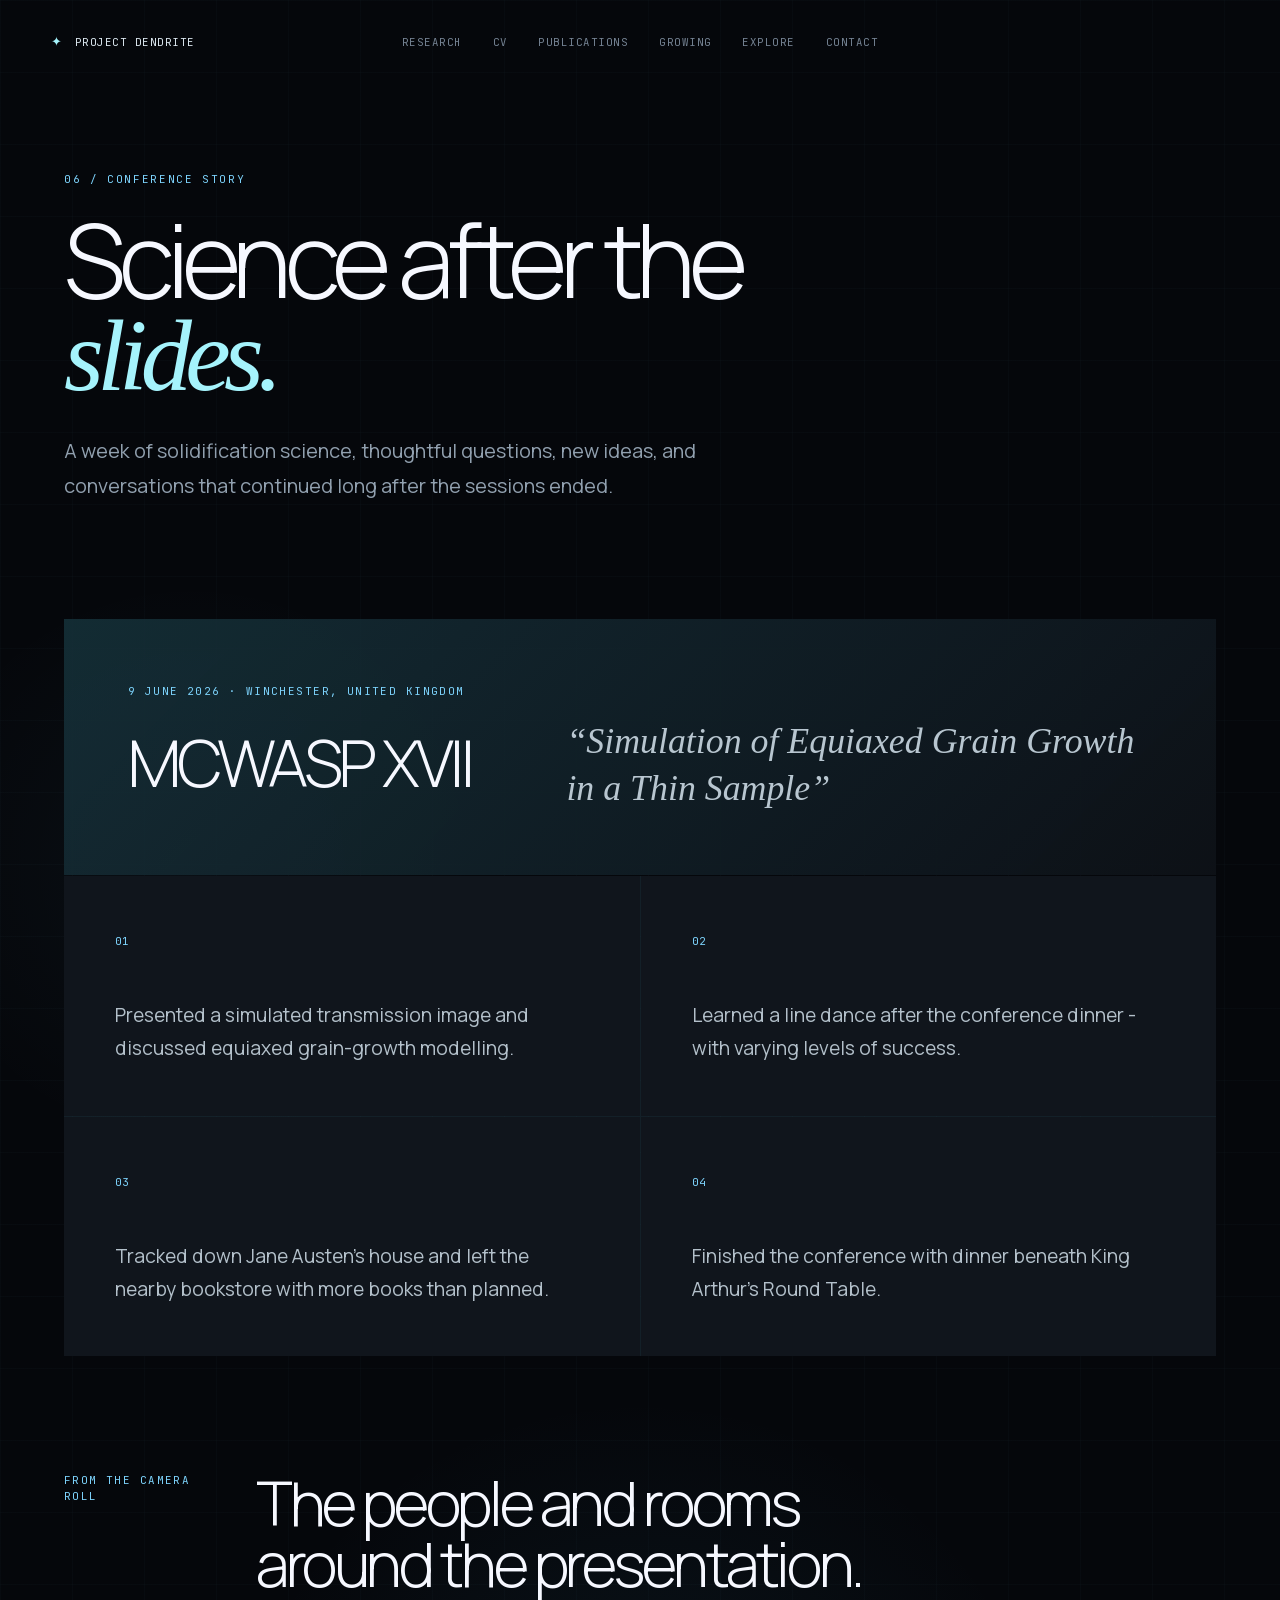
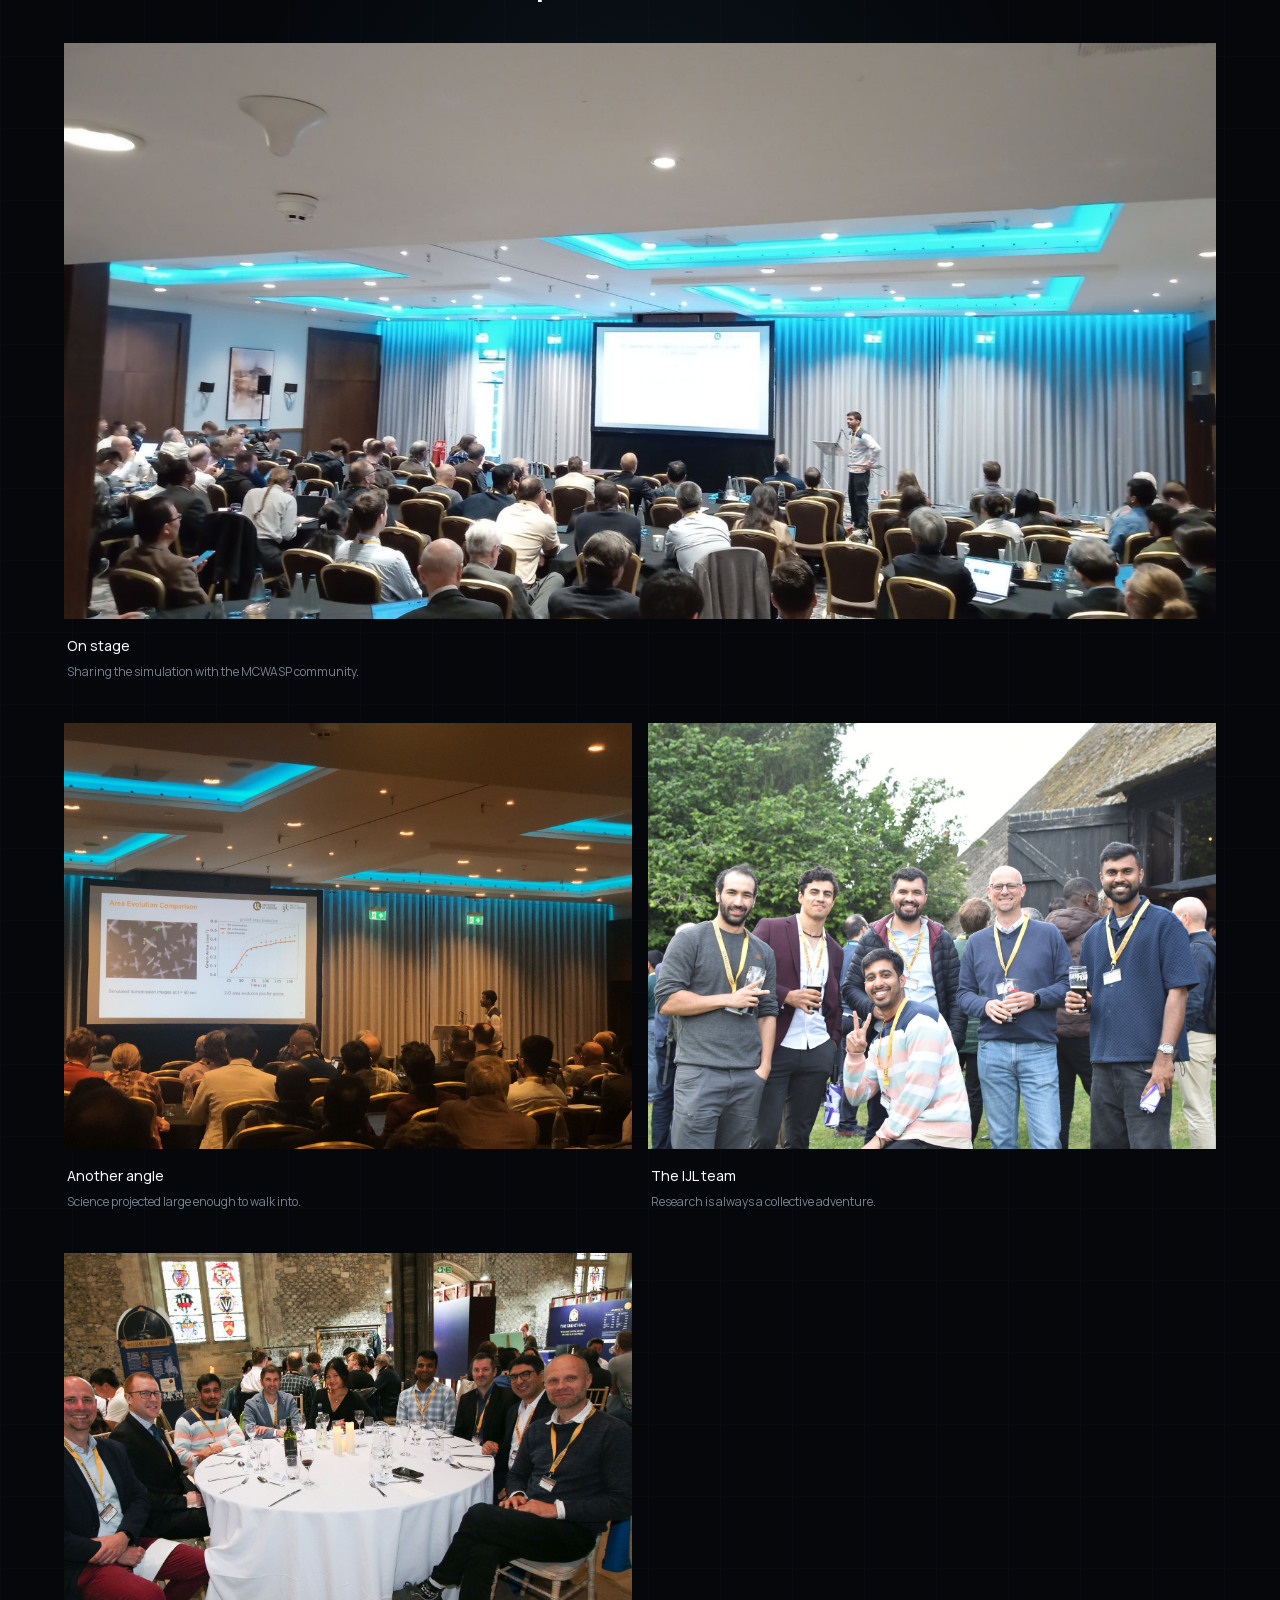
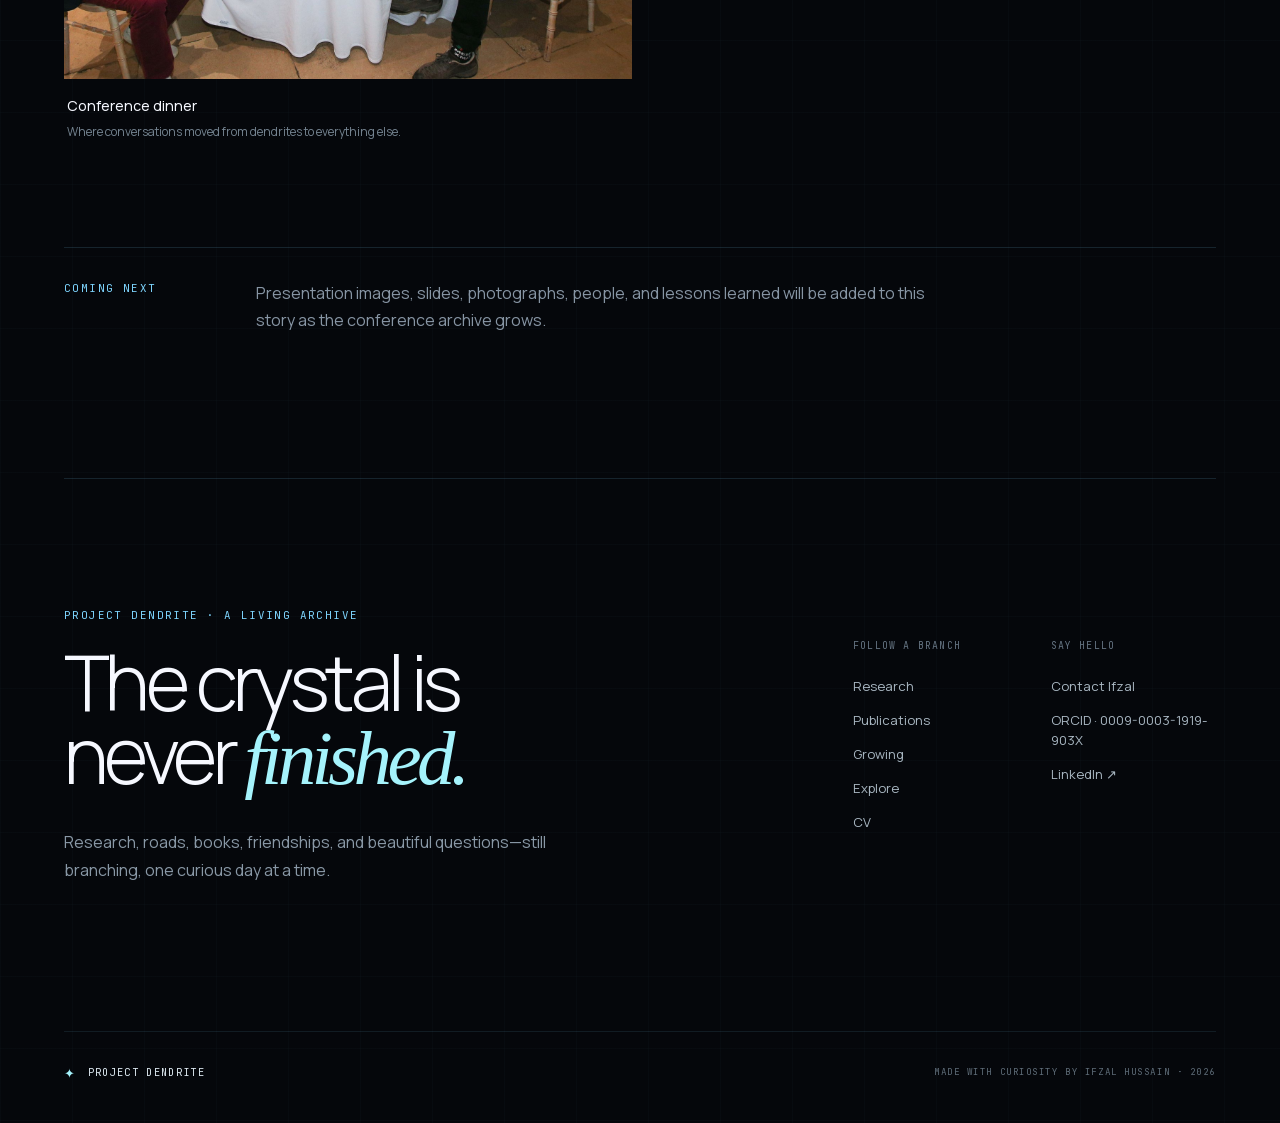
<file: conferences/mcwasp-2026/index.html>
<!DOCTYPE html><html lang="en" data-scroll-behavior="smooth" class="manrope_5285890a-module__0sAlGq__variable jetbrains_mono_e6129a51-module__UWGkRa__variable h-full antialiased"><head><meta charSet="utf-8"/><meta name="viewport" content="width=device-width, initial-scale=1"/><link rel="preload" href="/_next/static/media/70bc3e132a0a741e-s.p.3t6q91iet4nsy.woff2" as="font" crossorigin="" type="font/woff2"/><link rel="preload" href="/_next/static/media/a343f882a40d2cc9-s.p.1sj6eobyi31rd.woff2" as="font" crossorigin="" type="font/woff2"/><link rel="stylesheet" href="/_next/static/chunks/307wwhi88mes-.css" data-precedence="next"/><link rel="preload" as="script" fetchPriority="low" href="/_next/static/chunks/0iq1i69206cyl.js"/><script src="/_next/static/chunks/3ajz_k1jdii39.js" async=""></script><script src="/_next/static/chunks/0iec5q4ack_04.js" async=""></script><script src="/_next/static/chunks/turbopack-0daykj78xy7ee.js" async=""></script><script src="/_next/static/chunks/05-c3ty_6dwfk.js" async=""></script><script src="/_next/static/chunks/14mrh2-p_w84d.js" async=""></script><script src="/_next/static/chunks/1i2il-779qgme.js" async=""></script><meta name="next-size-adjust" content=""/><title>MCWASP XVII | Ifzal Hussain</title><meta name="description" content="A personal conference story from MCWASP XVII in Winchester—science, presentation day, people, and memories."/><meta name="application-name" content="Project Dendrite"/><meta name="author" content="Ifzal Hussain"/><link rel="manifest" href="/manifest.webmanifest"/><meta name="keywords" content="Ifzal Hussain,computational materials science,solidification modelling,equiaxed grain growth,scientific computing"/><meta name="creator" content="Ifzal Hussain"/><meta property="og:title" content="MCWASP XVII | Ifzal Hussain"/><meta property="og:description" content="A personal conference story from MCWASP XVII in Winchester—science, presentation day, people, and memories."/><meta property="og:site_name" content="Project Dendrite"/><meta property="og:type" content="website"/><meta name="twitter:card" content="summary"/><meta name="twitter:title" content="MCWASP XVII | Ifzal Hussain"/><meta name="twitter:description" content="A personal conference story from MCWASP XVII in Winchester—science, presentation day, people, and memories."/><link rel="icon" href="/icon.svg?icon.29_fpfyf3gnd_.svg" sizes="any" type="image/svg+xml"/><script src="/_next/static/chunks/0cz1d0mv5g_q7.js" noModule=""></script></head><body><div hidden=""><!--$--><!--/$--></div><a class="skip-link" href="#main-content">Skip to content</a><main class="inner-shell" id="main-content"><div class="atmosphere" aria-hidden="true"></div><header class="site-header"><a class="wordmark" aria-label="Project Dendrite home" href="/"><span class="wordmark-mark" aria-hidden="true">✦</span><span>Project Dendrite</span></a><nav class="site-nav" aria-label="Primary navigation"><a href="/research/">Research</a><a href="/cv/">CV</a><a href="/publications/">Publications</a><a href="/growing/">Growing</a><a href="/explorer/">Explore</a><a href="/contact/">Contact</a></nav></header><header class="page-hero"><p class="section-index">06<!-- --> / <!-- -->Conference story</p><h1>Science after the <em>slides.</em></h1><p>A week of solidification science, thoughtful questions, new ideas, and conversations that continued long after the sessions ended.</p></header><div class="page-content"><section class="conference-intro"><div><p class="content-label">9 June 2026<!-- --> · <!-- -->Winchester, United Kingdom</p><h2>MCWASP XVII</h2></div><blockquote>“<!-- -->Simulation of Equiaxed Grain Growth in a Thin Sample<!-- -->”</blockquote></section><div class="moment-grid conference-moments"><article><span>0<!-- -->1</span><p>Presented a simulated transmission image and discussed equiaxed grain-growth modelling.</p></article><article><span>0<!-- -->2</span><p>Learned a line dance after the conference dinner - with varying levels of success.</p></article><article><span>0<!-- -->3</span><p>Tracked down Jane Austen&#x27;s house and left the nearby bookstore with more books than planned.</p></article><article><span>0<!-- -->4</span><p>Finished the conference with dinner beneath King Arthur&#x27;s Round Table.</p></article></div><section class="photo-section photo-section-compact"><div class="photo-heading"><p class="content-label">From the camera roll</p><h2>The people and rooms around the presentation.</h2></div><div class="photo-grid"><figure class="photo-wide"><div class="photo-frame"><img alt="On stage" loading="lazy" decoding="async" data-nimg="fill" style="position:absolute;height:100%;width:100%;left:0;top:0;right:0;bottom:0;color:transparent" src="/photos/research/mcwasp-presentation.jpg"/></div><figcaption><strong>On stage</strong><span>Sharing the simulation with the MCWASP community.</span></figcaption></figure><figure class=""><div class="photo-frame"><img alt="Another angle" loading="lazy" decoding="async" data-nimg="fill" style="position:absolute;height:100%;width:100%;left:0;top:0;right:0;bottom:0;color:transparent" src="/photos/research/mcwasp-presentation-wide.jpg"/></div><figcaption><strong>Another angle</strong><span>Science projected large enough to walk into.</span></figcaption></figure><figure class=""><div class="photo-frame"><img alt="The IJL team" loading="lazy" decoding="async" data-nimg="fill" style="position:absolute;height:100%;width:100%;left:0;top:0;right:0;bottom:0;color:transparent" src="/photos/research/ijl-team-mcwasp.jpg"/></div><figcaption><strong>The IJL team</strong><span>Research is always a collective adventure.</span></figcaption></figure><figure class=""><div class="photo-frame"><img alt="Conference dinner" loading="lazy" decoding="async" data-nimg="fill" style="position:absolute;height:100%;width:100%;left:0;top:0;right:0;bottom:0;color:transparent" src="/photos/research/mcwasp-dinner.jpg"/></div><figcaption><strong>Conference dinner</strong><span>Where conversations moved from dendrites to everything else.</span></figcaption></figure></div></section><section class="archive-note"><span>Coming next</span><p>Presentation images, slides, photographs, people, and lessons learned will be added to this story as the conference archive grows.</p></section></div><footer class="site-footer"><div class="footer-intro"><p class="content-label">Project Dendrite · A living archive</p><h2>The crystal is never <em>finished.</em></h2><p>Research, roads, books, friendships, and beautiful questions—still branching, one curious day at a time.</p></div><div class="footer-branches"><nav aria-label="Footer navigation"><span>Follow a branch</span><a href="/research/">Research</a><a href="/publications/">Publications</a><a href="/growing/">Growing</a><a href="/explorer/">Explore</a><a href="/cv/">CV</a></nav><div class="footer-connect"><span>Say hello</span><a href="/contact/">Contact Ifzal</a><a href="https://orcid.org/0009-0003-1919-903X" rel="noreferrer" target="_blank">ORCID · 0009-0003-1919-903X</a><a href="https://www.linkedin.com/in/erifzalhussain/" rel="noreferrer" target="_blank">LinkedIn ↗</a></div></div><div class="footer-signoff"><a class="wordmark" aria-label="Project Dendrite home" href="/"><span class="wordmark-mark" aria-hidden="true">✦</span><span>Project Dendrite</span></a><p>Made with curiosity by Ifzal Hussain · 2026</p></div></footer></main><!--$--><!--/$--><script src="/_next/static/chunks/0iq1i69206cyl.js" id="_R_" async=""></script><script>(self.__next_f=self.__next_f||[]).push([0])</script><script>self.__next_f.push([1,"1:\"$Sreact.fragment\"\n2:I[39756,[\"/_next/static/chunks/05-c3ty_6dwfk.js\",\"/_next/static/chunks/14mrh2-p_w84d.js\"],\"default\"]\n3:I[37457,[\"/_next/static/chunks/05-c3ty_6dwfk.js\",\"/_next/static/chunks/14mrh2-p_w84d.js\"],\"default\"]\n4:I[3020,[\"/_next/static/chunks/05-c3ty_6dwfk.js\",\"/_next/static/chunks/14mrh2-p_w84d.js\",\"/_next/static/chunks/1i2il-779qgme.js\"],\"SiteHeader\"]\n5:I[22016,[\"/_next/static/chunks/05-c3ty_6dwfk.js\",\"/_next/static/chunks/14mrh2-p_w84d.js\",\"/_next/static/chunks/1i2il-779qgme.js\"],\"\"]\ne:I[68027,[\"/_next/static/chunks/05-c3ty_6dwfk.js\",\"/_next/static/chunks/14mrh2-p_w84d.js\"],\"default\",1]\n:HL[\"/_next/static/chunks/307wwhi88mes-.css\",\"style\"]\n:HL[\"/_next/static/media/70bc3e132a0a741e-s.p.3t6q91iet4nsy.woff2\",\"font\",{\"crossOrigin\":\"\",\"type\":\"font/woff2\"}]\n:HL[\"/_next/static/media/a343f882a40d2cc9-s.p.1sj6eobyi31rd.woff2\",\"font\",{\"crossOrigin\":\"\",\"type\":\"font/woff2\"}]\n"])</script><script>self.__next_f.push([1,"0:{\"P\":null,\"c\":[\"\",\"conferences\",\"mcwasp-2026\",\"\"],\"q\":\"\",\"i\":false,\"f\":[[[\"\",{\"children\":[\"conferences\",{\"children\":[\"mcwasp-2026\",{\"children\":[\"__PAGE__\",{}]}]}]},\"$undefined\",\"$undefined\",16],[[\"$\",\"$1\",\"c\",{\"children\":[[[\"$\",\"link\",\"0\",{\"rel\":\"stylesheet\",\"href\":\"/_next/static/chunks/307wwhi88mes-.css\",\"precedence\":\"next\",\"crossOrigin\":\"$undefined\",\"nonce\":\"$undefined\"}],[\"$\",\"script\",\"script-0\",{\"src\":\"/_next/static/chunks/05-c3ty_6dwfk.js\",\"async\":true,\"nonce\":\"$undefined\"}],[\"$\",\"script\",\"script-1\",{\"src\":\"/_next/static/chunks/14mrh2-p_w84d.js\",\"async\":true,\"nonce\":\"$undefined\"}]],[\"$\",\"html\",null,{\"lang\":\"en\",\"data-scroll-behavior\":\"smooth\",\"className\":\"manrope_5285890a-module__0sAlGq__variable jetbrains_mono_e6129a51-module__UWGkRa__variable h-full antialiased\",\"children\":[\"$\",\"body\",null,{\"children\":[[\"$\",\"a\",null,{\"className\":\"skip-link\",\"href\":\"#main-content\",\"children\":\"Skip to content\"}],[\"$\",\"$L2\",null,{\"parallelRouterKey\":\"children\",\"error\":\"$undefined\",\"errorStyles\":\"$undefined\",\"errorScripts\":\"$undefined\",\"template\":[\"$\",\"$L3\",null,{}],\"templateStyles\":\"$undefined\",\"templateScripts\":\"$undefined\",\"notFound\":[[\"$\",\"main\",null,{\"className\":\"inner-shell not-found-shell\",\"id\":\"main-content\",\"children\":[[\"$\",\"div\",null,{\"className\":\"atmosphere\",\"aria-hidden\":\"true\"}],[\"$\",\"$L4\",null,{}],[\"$\",\"section\",null,{\"className\":\"not-found-content\",\"children\":[[\"$\",\"p\",null,{\"className\":\"section-index\",\"children\":\"404 / Lost branch\"}],[\"$\",\"h1\",null,{\"children\":[\"This crystal never \",[\"$\",\"em\",null,{\"children\":\"grew.\"}]]}],[\"$\",\"p\",null,{\"children\":\"Either the link wandered off, or this branch is still waiting for its nucleus. Let's return to familiar territory.\"}],[\"$\",\"$L5\",null,{\"className\":\"text-link\",\"href\":\"/\",\"children\":[\"Return to the nucleus \",[\"$\",\"span\",null,{\"aria-hidden\":\"true\",\"children\":\"↗\"}]]}]]}]]}],[]],\"forbidden\":\"$undefined\",\"unauthorized\":\"$undefined\"}]]}]}]]}],{\"children\":[[\"$\",\"$1\",\"c\",{\"children\":[null,[\"$\",\"$L2\",null,{\"parallelRouterKey\":\"children\",\"error\":\"$undefined\",\"errorStyles\":\"$undefined\",\"errorScripts\":\"$undefined\",\"template\":[\"$\",\"$L3\",null,{}],\"templateStyles\":\"$undefined\",\"templateScripts\":\"$undefined\",\"notFound\":\"$undefined\",\"forbidden\":\"$undefined\",\"unauthorized\":\"$undefined\"}]]}],{\"children\":[[\"$\",\"$1\",\"c\",{\"children\":[null,[\"$\",\"$L2\",null,{\"parallelRouterKey\":\"children\",\"error\":\"$undefined\",\"errorStyles\":\"$undefined\",\"errorScripts\":\"$undefined\",\"template\":[\"$\",\"$L3\",null,{}],\"templateStyles\":\"$undefined\",\"templateScripts\":\"$undefined\",\"notFound\":\"$undefined\",\"forbidden\":\"$undefined\",\"unauthorized\":\"$undefined\"}]]}],{\"children\":[[\"$\",\"$1\",\"c\",{\"children\":[[\"$\",\"main\",null,{\"className\":\"inner-shell\",\"id\":\"main-content\",\"children\":[[\"$\",\"div\",null,{\"className\":\"atmosphere\",\"aria-hidden\":\"true\"}],[\"$\",\"$L4\",null,{}],[\"$\",\"header\",null,{\"className\":\"page-hero\",\"children\":[[\"$\",\"p\",null,{\"className\":\"section-index\",\"children\":[\"06\",\" / \",\"Conference story\"]}],[\"$\",\"h1\",null,{\"children\":[\"Science after the \",[\"$\",\"em\",null,{\"children\":\"slides.\"}]]}],[\"$\",\"p\",null,{\"children\":\"A week of solidification science, thoughtful questions, new ideas, and conversations that continued long after the sessions ended.\"}]]}],[\"$\",\"div\",null,{\"className\":\"page-content\",\"children\":[[\"$\",\"section\",null,{\"className\":\"conference-intro\",\"children\":[[\"$\",\"div\",null,{\"children\":[[\"$\",\"p\",null,{\"className\":\"content-label\",\"children\":[\"9 June 2026\",\" · \",\"Winchester, United Kingdom\"]}],[\"$\",\"h2\",null,{\"children\":\"MCWASP XVII\"}]]}],[\"$\",\"blockquote\",null,{\"children\":[\"“\",\"Simulation of Equiaxed Grain Growth in a Thin Sample\",\"”\"]}]]}],[\"$\",\"div\",null,{\"className\":\"moment-grid conference-moments\",\"children\":[[\"$\",\"article\",\"Presented a simulated transmission image and discussed equiaxed grain-growth modelling.\",{\"children\":[[\"$\",\"span\",null,{\"children\":[\"0\",1]}],[\"$\",\"p\",null,{\"children\":\"Presented a simulated transmission image and discussed equiaxed grain-growth modelling.\"}]]}],[\"$\",\"article\",\"Learned a line dance after the conference dinner - with varying levels of success.\",{\"children\":[[\"$\",\"span\",null,{\"children\":[\"0\",2]}],[\"$\",\"p\",null,{\"children\":\"Learned a line dance after the conference dinner - with varying levels of success.\"}]]}],[\"$\",\"article\",\"Tracked down Jane Austen's house and left the nearby bookstore with more books than planned.\",{\"children\":[[\"$\",\"span\",null,{\"children\":[\"0\",3]}],[\"$\",\"p\",null,{\"children\":\"Tracked down Jane Austen's house and left the nearby bookstore with more books than planned.\"}]]}],[\"$\",\"article\",\"Finished the conference with dinner beneath King Arthur's Round Table.\",{\"children\":[[\"$\",\"span\",null,{\"children\":[\"0\",4]}],[\"$\",\"p\",null,{\"children\":\"Finished the conference with dinner beneath King Arthur's Round Table.\"}]]}]]}],[\"$\",\"section\",null,{\"className\":\"photo-section photo-section-compact\",\"children\":[\"$L6\",\"$L7\"]}],\"$L8\"]}],\"$L9\"]}],[\"$La\"],\"$Lb\"]}],{},null,false,null]},null,false,\"$@c\"]},null,false,\"$@c\"]},null,false,null],\"$Ld\",false]],\"m\":\"$undefined\",\"G\":[\"$e\",[\"$Lf\"]],\"S\":true,\"h\":null,\"s\":\"$undefined\",\"l\":\"$undefined\",\"p\":\"$undefined\",\"d\":\"$undefined\",\"b\":\"zQbK2iukwmXOCDuxRXQ4C\"}\n"])</script><script>self.__next_f.push([1,"10:I[5500,[\"/_next/static/chunks/05-c3ty_6dwfk.js\",\"/_next/static/chunks/14mrh2-p_w84d.js\",\"/_next/static/chunks/1i2il-779qgme.js\"],\"Image\"]\n11:I[97367,[\"/_next/static/chunks/05-c3ty_6dwfk.js\",\"/_next/static/chunks/14mrh2-p_w84d.js\"],\"OutletBoundary\"]\n12:\"$Sreact.suspense\"\n15:I[97367,[\"/_next/static/chunks/05-c3ty_6dwfk.js\",\"/_next/static/chunks/14mrh2-p_w84d.js\"],\"ViewportBoundary\"]\n17:I[97367,[\"/_next/static/chunks/05-c3ty_6dwfk.js\",\"/_next/static/chunks/14mrh2-p_w84d.js\"],\"MetadataBoundary\"]\n6:[\"$\",\"div\",null,{\"className\":\"photo-heading\",\"children\":[[\"$\",\"p\",null,{\"className\":\"content-label\",\"children\":\"From the camera roll\"}],[\"$\",\"h2\",null,{\"children\":\"The people and rooms around the presentation.\"}]]}]\n"])</script><script>self.__next_f.push([1,"7:[\"$\",\"div\",null,{\"className\":\"photo-grid\",\"children\":[[\"$\",\"figure\",\"/photos/research/mcwasp-presentation.jpg\",{\"className\":\"photo-wide\",\"children\":[[\"$\",\"div\",null,{\"className\":\"photo-frame\",\"children\":[\"$\",\"$L10\",null,{\"src\":\"/photos/research/mcwasp-presentation.jpg\",\"alt\":\"On stage\",\"fill\":true,\"sizes\":\"(max-width: 640px) 100vw, (max-width: 1000px) 50vw, 33vw\"}]}],[\"$\",\"figcaption\",null,{\"children\":[[\"$\",\"strong\",null,{\"children\":\"On stage\"}],[\"$\",\"span\",null,{\"children\":\"Sharing the simulation with the MCWASP community.\"}]]}]]}],[\"$\",\"figure\",\"/photos/research/mcwasp-presentation-wide.jpg\",{\"className\":\"\",\"children\":[[\"$\",\"div\",null,{\"className\":\"photo-frame\",\"children\":[\"$\",\"$L10\",null,{\"src\":\"/photos/research/mcwasp-presentation-wide.jpg\",\"alt\":\"Another angle\",\"fill\":true,\"sizes\":\"(max-width: 640px) 100vw, (max-width: 1000px) 50vw, 33vw\"}]}],[\"$\",\"figcaption\",null,{\"children\":[[\"$\",\"strong\",null,{\"children\":\"Another angle\"}],[\"$\",\"span\",null,{\"children\":\"Science projected large enough to walk into.\"}]]}]]}],[\"$\",\"figure\",\"/photos/research/ijl-team-mcwasp.jpg\",{\"className\":\"\",\"children\":[[\"$\",\"div\",null,{\"className\":\"photo-frame\",\"children\":[\"$\",\"$L10\",null,{\"src\":\"/photos/research/ijl-team-mcwasp.jpg\",\"alt\":\"The IJL team\",\"fill\":true,\"sizes\":\"(max-width: 640px) 100vw, (max-width: 1000px) 50vw, 33vw\"}]}],[\"$\",\"figcaption\",null,{\"children\":[[\"$\",\"strong\",null,{\"children\":\"The IJL team\"}],[\"$\",\"span\",null,{\"children\":\"Research is always a collective adventure.\"}]]}]]}],[\"$\",\"figure\",\"/photos/research/mcwasp-dinner.jpg\",{\"className\":\"\",\"children\":[[\"$\",\"div\",null,{\"className\":\"photo-frame\",\"children\":[\"$\",\"$L10\",null,{\"src\":\"/photos/research/mcwasp-dinner.jpg\",\"alt\":\"Conference dinner\",\"fill\":true,\"sizes\":\"(max-width: 640px) 100vw, (max-width: 1000px) 50vw, 33vw\"}]}],[\"$\",\"figcaption\",null,{\"children\":[[\"$\",\"strong\",null,{\"children\":\"Conference dinner\"}],[\"$\",\"span\",null,{\"children\":\"Where conversations moved from dendrites to everything else.\"}]]}]]}]]}]\n"])</script><script>self.__next_f.push([1,"8:[\"$\",\"section\",null,{\"className\":\"archive-note\",\"children\":[[\"$\",\"span\",null,{\"children\":\"Coming next\"}],[\"$\",\"p\",null,{\"children\":\"Presentation images, slides, photographs, people, and lessons learned will be added to this story as the conference archive grows.\"}]]}]\n"])</script><script>self.__next_f.push([1,"9:[\"$\",\"footer\",null,{\"className\":\"site-footer\",\"children\":[[\"$\",\"div\",null,{\"className\":\"footer-intro\",\"children\":[[\"$\",\"p\",null,{\"className\":\"content-label\",\"children\":\"Project Dendrite · A living archive\"}],[\"$\",\"h2\",null,{\"children\":[\"The crystal is never \",[\"$\",\"em\",null,{\"children\":\"finished.\"}]]}],[\"$\",\"p\",null,{\"children\":\"Research, roads, books, friendships, and beautiful questions—still branching, one curious day at a time.\"}]]}],[\"$\",\"div\",null,{\"className\":\"footer-branches\",\"children\":[[\"$\",\"nav\",null,{\"aria-label\":\"Footer navigation\",\"children\":[[\"$\",\"span\",null,{\"children\":\"Follow a branch\"}],[[\"$\",\"$L5\",\"/research\",{\"href\":\"/research\",\"children\":\"Research\"}],[\"$\",\"$L5\",\"/publications\",{\"href\":\"/publications\",\"children\":\"Publications\"}],[\"$\",\"$L5\",\"/growing\",{\"href\":\"/growing\",\"children\":\"Growing\"}],[\"$\",\"$L5\",\"/explorer\",{\"href\":\"/explorer\",\"children\":\"Explore\"}],[\"$\",\"$L5\",\"/cv\",{\"href\":\"/cv\",\"children\":\"CV\"}]]]}],[\"$\",\"div\",null,{\"className\":\"footer-connect\",\"children\":[[\"$\",\"span\",null,{\"children\":\"Say hello\"}],[\"$\",\"$L5\",null,{\"href\":\"/contact\",\"children\":\"Contact Ifzal\"}],[\"$\",\"a\",null,{\"href\":\"https://orcid.org/0009-0003-1919-903X\",\"rel\":\"noreferrer\",\"target\":\"_blank\",\"children\":\"ORCID · 0009-0003-1919-903X\"}],[\"$\",\"a\",null,{\"href\":\"https://www.linkedin.com/in/erifzalhussain/\",\"rel\":\"noreferrer\",\"target\":\"_blank\",\"children\":\"LinkedIn ↗\"}]]}]]}],[\"$\",\"div\",null,{\"className\":\"footer-signoff\",\"children\":[[\"$\",\"$L5\",null,{\"className\":\"wordmark\",\"href\":\"/\",\"aria-label\":\"Project Dendrite home\",\"children\":[[\"$\",\"span\",null,{\"className\":\"wordmark-mark\",\"aria-hidden\":\"true\",\"children\":\"✦\"}],[\"$\",\"span\",null,{\"children\":\"Project Dendrite\"}]]}],[\"$\",\"p\",null,{\"children\":\"Made with curiosity by Ifzal Hussain · 2026\"}]]}]]}]\n"])</script><script>self.__next_f.push([1,"a:[\"$\",\"script\",\"script-0\",{\"src\":\"/_next/static/chunks/1i2il-779qgme.js\",\"async\":true,\"nonce\":\"$undefined\"}]\nb:[\"$\",\"$L11\",null,{\"children\":[\"$\",\"$12\",null,{\"name\":\"Next.MetadataOutlet\",\"children\":\"$@13\"}]}]\n14:[]\nc:\"$W14\"\nd:[\"$\",\"$1\",\"h\",{\"children\":[null,[\"$\",\"$L15\",null,{\"children\":\"$L16\"}],[\"$\",\"div\",null,{\"hidden\":true,\"children\":[\"$\",\"$L17\",null,{\"children\":[\"$\",\"$12\",null,{\"name\":\"Next.Metadata\",\"children\":\"$L18\"}]}]}],[\"$\",\"meta\",null,{\"name\":\"next-size-adjust\",\"content\":\"\"}]]}]\nf:[\"$\",\"link\",\"0\",{\"rel\":\"stylesheet\",\"href\":\"/_next/static/chunks/307wwhi88mes-.css\",\"precedence\":\"next\",\"crossOrigin\":\"$undefined\",\"nonce\":\"$undefined\"}]\n"])</script><script>self.__next_f.push([1,"16:[[\"$\",\"meta\",\"0\",{\"charSet\":\"utf-8\"}],[\"$\",\"meta\",\"1\",{\"name\":\"viewport\",\"content\":\"width=device-width, initial-scale=1\"}]]\n"])</script><script>self.__next_f.push([1,"19:I[27201,[\"/_next/static/chunks/05-c3ty_6dwfk.js\",\"/_next/static/chunks/14mrh2-p_w84d.js\"],\"IconMark\"]\n13:null\n"])</script><script>self.__next_f.push([1,"18:[[\"$\",\"title\",\"0\",{\"children\":\"MCWASP XVII | Ifzal Hussain\"}],[\"$\",\"meta\",\"1\",{\"name\":\"description\",\"content\":\"A personal conference story from MCWASP XVII in Winchester—science, presentation day, people, and memories.\"}],[\"$\",\"meta\",\"2\",{\"name\":\"application-name\",\"content\":\"Project Dendrite\"}],[\"$\",\"meta\",\"3\",{\"name\":\"author\",\"content\":\"Ifzal Hussain\"}],[\"$\",\"link\",\"4\",{\"rel\":\"manifest\",\"href\":\"/manifest.webmanifest\",\"crossOrigin\":\"$undefined\"}],[\"$\",\"meta\",\"5\",{\"name\":\"keywords\",\"content\":\"Ifzal Hussain,computational materials science,solidification modelling,equiaxed grain growth,scientific computing\"}],[\"$\",\"meta\",\"6\",{\"name\":\"creator\",\"content\":\"Ifzal Hussain\"}],[\"$\",\"meta\",\"7\",{\"property\":\"og:title\",\"content\":\"MCWASP XVII | Ifzal Hussain\"}],[\"$\",\"meta\",\"8\",{\"property\":\"og:description\",\"content\":\"A personal conference story from MCWASP XVII in Winchester—science, presentation day, people, and memories.\"}],[\"$\",\"meta\",\"9\",{\"property\":\"og:site_name\",\"content\":\"Project Dendrite\"}],[\"$\",\"meta\",\"10\",{\"property\":\"og:type\",\"content\":\"website\"}],[\"$\",\"meta\",\"11\",{\"name\":\"twitter:card\",\"content\":\"summary\"}],[\"$\",\"meta\",\"12\",{\"name\":\"twitter:title\",\"content\":\"MCWASP XVII | Ifzal Hussain\"}],[\"$\",\"meta\",\"13\",{\"name\":\"twitter:description\",\"content\":\"A personal conference story from MCWASP XVII in Winchester—science, presentation day, people, and memories.\"}],[\"$\",\"link\",\"14\",{\"rel\":\"icon\",\"href\":\"/icon.svg?icon.29_fpfyf3gnd_.svg\",\"sizes\":\"any\",\"type\":\"image/svg+xml\"}],[\"$\",\"$L19\",\"15\",{}]]\n"])</script></body></html>
</file>
<file: _next/static/chunks/307wwhi88mes-.css>
@font-face{font-family:Manrope;font-style:normal;font-weight:200 800;font-display:swap;src:url(../media/a342834df7752944-s.3hd2l7bm32o7k.woff2)format("woff2");unicode-range:U+460-52F,U+1C80-1C8A,U+20B4,U+2DE0-2DFF,U+A640-A69F,U+FE2E-FE2F}@font-face{font-family:Manrope;font-style:normal;font-weight:200 800;font-display:swap;src:url(../media/d3fe2f289711ac3f-s.1l2zhvq5eocqf.woff2)format("woff2");unicode-range:U+301,U+400-45F,U+490-491,U+4B0-4B1,U+2116}@font-face{font-family:Manrope;font-style:normal;font-weight:200 800;font-display:swap;src:url(../media/58c4895d0a0ef7cc-s.2vhvl9vrvk-va.woff2)format("woff2");unicode-range:U+370-377,U+37A-37F,U+384-38A,U+38C,U+38E-3A1,U+3A3-3FF}@font-face{font-family:Manrope;font-style:normal;font-weight:200 800;font-display:swap;src:url(../media/bfc7db5c00d21bc5-s.173xwsdme27n8.woff2)format("woff2");unicode-range:U+102-103,U+110-111,U+128-129,U+168-169,U+1A0-1A1,U+1AF-1B0,U+300-301,U+303-304,U+308-309,U+323,U+329,U+1EA0-1EF9,U+20AB}@font-face{font-family:Manrope;font-style:normal;font-weight:200 800;font-display:swap;src:url(../media/6ab0db14f70d8ed6-s.13hnt-xgp82zk.woff2)format("woff2");unicode-range:U+100-2BA,U+2BD-2C5,U+2C7-2CC,U+2CE-2D7,U+2DD-2FF,U+304,U+308,U+329,U+1D00-1DBF,U+1E00-1E9F,U+1EF2-1EFF,U+2020,U+20A0-20AB,U+20AD-20C0,U+2113,U+2C60-2C7F,U+A720-A7FF}@font-face{font-family:Manrope;font-style:normal;font-weight:200 800;font-display:swap;src:url(../media/a343f882a40d2cc9-s.p.1sj6eobyi31rd.woff2)format("woff2");unicode-range:U+??,U+131,U+152-153,U+2BB-2BC,U+2C6,U+2DA,U+2DC,U+304,U+308,U+329,U+2000-206F,U+20AC,U+2122,U+2191,U+2193,U+2212,U+2215,U+FEFF,U+FFFD}@font-face{font-family:Manrope Fallback;src:local(Arial);ascent-override:103.31%;descent-override:29.07%;line-gap-override:0.0%;size-adjust:103.19%}.manrope_5285890a-module__0sAlGq__className{font-family:Manrope,Manrope Fallback;font-style:normal}.manrope_5285890a-module__0sAlGq__variable{--font-geist-sans:"Manrope", "Manrope Fallback"}
@font-face{font-family:JetBrains Mono;font-style:normal;font-weight:100 800;font-display:swap;src:url(../media/13bf9871fe164e7f-s.2f7nqdagzwx2-.woff2)format("woff2");unicode-range:U+460-52F,U+1C80-1C8A,U+20B4,U+2DE0-2DFF,U+A640-A69F,U+FE2E-FE2F}@font-face{font-family:JetBrains Mono;font-style:normal;font-weight:100 800;font-display:swap;src:url(../media/cc545e633e20c56d-s.176arc174-8zp.woff2)format("woff2");unicode-range:U+301,U+400-45F,U+490-491,U+4B0-4B1,U+2116}@font-face{font-family:JetBrains Mono;font-style:normal;font-weight:100 800;font-display:swap;src:url(../media/71b036adf157cdcf-s.0bp8oijd_gu96.woff2)format("woff2");unicode-range:U+370-377,U+37A-37F,U+384-38A,U+38C,U+38E-3A1,U+3A3-3FF}@font-face{font-family:JetBrains Mono;font-style:normal;font-weight:100 800;font-display:swap;src:url(../media/89b21bb081cb7469-s.1fby2rem9ngyr.woff2)format("woff2");unicode-range:U+102-103,U+110-111,U+128-129,U+168-169,U+1A0-1A1,U+1AF-1B0,U+300-301,U+303-304,U+308-309,U+323,U+329,U+1EA0-1EF9,U+20AB}@font-face{font-family:JetBrains Mono;font-style:normal;font-weight:100 800;font-display:swap;src:url(../media/3fe682a82f50d426-s.0vfdmo25voy_0.woff2)format("woff2");unicode-range:U+100-2BA,U+2BD-2C5,U+2C7-2CC,U+2CE-2D7,U+2DD-2FF,U+304,U+308,U+329,U+1D00-1DBF,U+1E00-1E9F,U+1EF2-1EFF,U+2020,U+20A0-20AB,U+20AD-20C0,U+2113,U+2C60-2C7F,U+A720-A7FF}@font-face{font-family:JetBrains Mono;font-style:normal;font-weight:100 800;font-display:swap;src:url(../media/70bc3e132a0a741e-s.p.3t6q91iet4nsy.woff2)format("woff2");unicode-range:U+??,U+131,U+152-153,U+2BB-2BC,U+2C6,U+2DA,U+2DC,U+304,U+308,U+329,U+2000-206F,U+20AC,U+2122,U+2191,U+2193,U+2212,U+2215,U+FEFF,U+FFFD}@font-face{font-family:JetBrains Mono Fallback;src:local(Arial);ascent-override:75.79%;descent-override:22.29%;line-gap-override:0.0%;size-adjust:134.59%}.jetbrains_mono_e6129a51-module__UWGkRa__className{font-family:JetBrains Mono,JetBrains Mono Fallback;font-style:normal}.jetbrains_mono_e6129a51-module__UWGkRa__variable{--font-geist-mono:"JetBrains Mono", "JetBrains Mono Fallback"}
@layer properties{@supports (((-webkit-hyphens:none)) and (not (margin-trim:inline))) or ((-moz-orient:inline) and (not (color:rgb(from red r g b)))){*,:before,:after,::backdrop{--tw-rotate-x:initial;--tw-rotate-y:initial;--tw-rotate-z:initial;--tw-skew-x:initial;--tw-skew-y:initial;--tw-blur:initial;--tw-brightness:initial;--tw-contrast:initial;--tw-grayscale:initial;--tw-hue-rotate:initial;--tw-invert:initial;--tw-opacity:initial;--tw-saturate:initial;--tw-sepia:initial;--tw-drop-shadow:initial;--tw-drop-shadow-color:initial;--tw-drop-shadow-alpha:100%;--tw-drop-shadow-size:initial}}}@layer theme{:root,:host{--font-sans:ui-sans-serif, system-ui, sans-serif, "Apple Color Emoji", "Segoe UI Emoji", "Segoe UI Symbol", "Noto Color Emoji";--font-mono:ui-monospace, SFMono-Regular, Menlo, Monaco, Consolas, "Liberation Mono", "Courier New", monospace;--default-font-family:var(--font-sans);--default-mono-font-family:var(--font-mono)}}@layer base{*,:after,:before,::backdrop{box-sizing:border-box;border:0 solid;margin:0;padding:0}::file-selector-button{box-sizing:border-box;border:0 solid;margin:0;padding:0}html,:host{-webkit-text-size-adjust:100%;tab-size:4;line-height:1.5;font-family:var(--default-font-family,ui-sans-serif, system-ui, sans-serif, "Apple Color Emoji", "Segoe UI Emoji", "Segoe UI Symbol", "Noto Color Emoji");font-feature-settings:var(--default-font-feature-settings,normal);font-variation-settings:var(--default-font-variation-settings,normal);-webkit-tap-highlight-color:transparent}hr{height:0;color:inherit;border-top-width:1px}abbr:where([title]){-webkit-text-decoration:underline dotted;text-decoration:underline dotted}h1,h2,h3,h4,h5,h6{font-size:inherit;font-weight:inherit}a{color:inherit;-webkit-text-decoration:inherit;-webkit-text-decoration:inherit;-webkit-text-decoration:inherit;-webkit-text-decoration:inherit;text-decoration:inherit}b,strong{font-weight:bolder}code,kbd,samp,pre{font-family:var(--default-mono-font-family,ui-monospace, SFMono-Regular, Menlo, Monaco, Consolas, "Liberation Mono", "Courier New", monospace);font-feature-settings:var(--default-mono-font-feature-settings,normal);font-variation-settings:var(--default-mono-font-variation-settings,normal);font-size:1em}small{font-size:80%}sub,sup{vertical-align:baseline;font-size:75%;line-height:0;position:relative}sub{bottom:-.25em}sup{top:-.5em}table{text-indent:0;border-color:inherit;border-collapse:collapse}:-moz-focusring{outline:auto}progress{vertical-align:baseline}summary{display:list-item}ol,ul,menu{list-style:none}img,svg,video,canvas,audio,iframe,embed,object{vertical-align:middle;display:block}img,video{max-width:100%;height:auto}button,input,select,optgroup,textarea{font:inherit;font-feature-settings:inherit;font-variation-settings:inherit;letter-spacing:inherit;color:inherit;opacity:1;background-color:#0000;border-radius:0}::file-selector-button{font:inherit;font-feature-settings:inherit;font-variation-settings:inherit;letter-spacing:inherit;color:inherit;opacity:1;background-color:#0000;border-radius:0}:where(select:is([multiple],[size])) optgroup{font-weight:bolder}:where(select:is([multiple],[size])) optgroup option{padding-inline-start:20px}::file-selector-button{margin-inline-end:4px}::placeholder{opacity:1}@supports (not ((-webkit-appearance:-apple-pay-button))) or (contain-intrinsic-size:1px){::placeholder{color:currentColor}@supports (color:color-mix(in lab, red, red)){::placeholder{color:color-mix(in oklab, currentcolor 50%, transparent)}}}textarea{resize:vertical}::-webkit-search-decoration{-webkit-appearance:none}::-webkit-date-and-time-value{min-height:1lh;text-align:inherit}::-webkit-datetime-edit{display:inline-flex}::-webkit-datetime-edit-fields-wrapper{padding:0}::-webkit-datetime-edit{padding-block:0}::-webkit-datetime-edit-year-field{padding-block:0}::-webkit-datetime-edit-month-field{padding-block:0}::-webkit-datetime-edit-day-field{padding-block:0}::-webkit-datetime-edit-hour-field{padding-block:0}::-webkit-datetime-edit-minute-field{padding-block:0}::-webkit-datetime-edit-second-field{padding-block:0}::-webkit-datetime-edit-millisecond-field{padding-block:0}::-webkit-datetime-edit-meridiem-field{padding-block:0}::-webkit-calendar-picker-indicator{line-height:1}:-moz-ui-invalid{box-shadow:none}button,input:where([type=button],[type=reset],[type=submit]){appearance:button}::file-selector-button{appearance:button}::-webkit-inner-spin-button{height:auto}::-webkit-outer-spin-button{height:auto}[hidden]:where(:not([hidden=until-found])){display:none!important}}@layer components;@layer utilities{.absolute{position:absolute}.relative{position:relative}.static{position:static}.h-full{height:100%}.grow{flex-grow:1}.transform{transform:var(--tw-rotate-x,) var(--tw-rotate-y,) var(--tw-rotate-z,) var(--tw-skew-x,) var(--tw-skew-y,)}.resize{resize:both}.antialiased{-webkit-font-smoothing:antialiased;-moz-osx-font-smoothing:grayscale}.blur{--tw-blur:blur(8px);filter:var(--tw-blur,) var(--tw-brightness,) var(--tw-contrast,) var(--tw-grayscale,) var(--tw-hue-rotate,) var(--tw-invert,) var(--tw-saturate,) var(--tw-sepia,) var(--tw-drop-shadow,)}.filter{filter:var(--tw-blur,) var(--tw-brightness,) var(--tw-contrast,) var(--tw-grayscale,) var(--tw-hue-rotate,) var(--tw-invert,) var(--tw-saturate,) var(--tw-sepia,) var(--tw-drop-shadow,)}}:root{--night:#05070b;--panel:#10151c;--crystal:#f6f8ff;--ice:#7dd3fc;--glow:#a5f3fc;--accent:#6ee7f9;--muted:#8997a8}*{box-sizing:border-box}html{background:var(--night);scroll-behavior:smooth}body{background:var(--night);color:var(--crystal);font-family:var(--font-geist-sans), Arial, sans-serif;margin:0}a{color:inherit;text-decoration:none}::selection{color:#fff;background:#7dd3fc3d}.skip-link{z-index:20;background:var(--glow);color:var(--night);font-family:var(--font-geist-mono), monospace;letter-spacing:.08em;text-transform:uppercase;padding:.75rem 1rem;font-size:.68rem;transition:transform .18s;position:fixed;top:.8rem;left:.8rem;transform:translateY(-150%)}.skip-link:focus{transform:translateY(0)}:focus-visible{outline:1px solid var(--glow);outline-offset:.35rem}.home-shell{background:linear-gradient(#7dd3fc06 1px, transparent 1px), linear-gradient(90deg, #7dd3fc06 1px, transparent 1px), var(--night);background-size:72px 72px;min-height:100svh;position:relative;overflow-x:clip}.atmosphere{pointer-events:none;background:radial-gradient(circle at 50% 42%,#4197bc1a,#0000 26rem),radial-gradient(circle at 15% 20%,#7dd3fc0a,#0000 18rem);position:absolute;inset:0}.site-header{z-index:2;width:100%;font-family:var(--font-geist-mono), monospace;letter-spacing:.14em;text-transform:uppercase;grid-template-columns:minmax(max-content,1fr) auto minmax(max-content,1fr);align-items:center;column-gap:clamp(2.5rem,5vw,6rem);padding:2rem clamp(1.5rem,4vw,4.5rem);font-size:.67rem;display:grid;position:absolute;top:0;left:0}.wordmark{color:#dbe7ef;justify-self:start;align-items:center;gap:.7rem;display:flex}.wordmark-mark{color:var(--glow);font-size:.8rem}.phase-label{color:#657384;justify-self:end}.site-nav{color:#748292;justify-self:center;align-items:center;gap:clamp(1rem,2.4vw,2.5rem);display:flex}.site-nav a{transition:color .22s;position:relative}.site-nav a:after{content:"";background:var(--ice);height:1px;transition:transform .22s;position:absolute;bottom:-.5rem;left:0;right:0;transform:scaleX(0)}.site-nav a:hover,.site-nav a.site-nav-active{color:var(--crystal)}.site-nav a:hover:after,.site-nav a.site-nav-active:after{transform:scaleX(1)}.site-nav a.site-nav-active:after{box-shadow:0 0 10px #a5f3fc8c}.hero{z-index:1;grid-template-rows:1fr auto auto 1fr;place-items:center;min-height:100svh;padding:7rem 1.5rem 2rem;display:grid;position:relative}.eyebrow{color:#8d9ba9;font-family:var(--font-geist-mono), monospace;letter-spacing:.17em;text-align:center;text-transform:uppercase;align-self:end;margin:0 0 1.6rem;font-size:clamp(.66rem,1vw,.76rem)}.crystal-stage{aspect-ratio:1;place-items:center;width:clamp(13rem,25vw,20rem);display:grid;position:relative}.crystal-stage:before,.crystal-stage:after{content:"";background:linear-gradient(90deg,#0000,#a5f3fc33,#0000);position:absolute}.crystal-stage:before{width:145%;height:1px}.crystal-stage:after{background:linear-gradient(#0000,#a5f3fc33,#0000);width:1px;height:145%}.crystal-seed{z-index:1;color:#7dd3fc59;width:100%;position:relative}.crystal-halo{transform-origin:50%;animation:5s ease-in-out infinite breathe}.crystal-orbit{stroke-width:.6px;opacity:.48}.crystal-branches{stroke-width:1.35px;filter:drop-shadow(0 0 5px #6ee7f980)}.seed-draw{stroke-dasharray:1;transition:stroke-dashoffset 70ms linear}.crystal-lattice{stroke-width:.85px;opacity:.75}.crystal-core{transform-origin:50%;animation:3.6s ease-in-out infinite pulse}.identity{text-align:center;margin-top:.7rem}.identity-kicker{color:var(--ice);font-family:var(--font-geist-mono), monospace;letter-spacing:.18em;text-transform:uppercase;margin:0 0 .85rem;font-size:clamp(.62rem,.9vw,.72rem)}.identity h1{letter-spacing:-.055em;text-transform:uppercase;margin:0;font-size:clamp(2.6rem,6.3vw,6.5rem);font-weight:300;line-height:.95}.tagline{color:#9aa7b5;letter-spacing:.24em;margin:.85rem 0 0;font-size:clamp(.9rem,1.3vw,1.1rem)}.grow-prompt{color:#7f8d9d;font-family:var(--font-geist-mono), monospace;letter-spacing:.16em;text-transform:uppercase;flex-direction:column;align-self:end;align-items:center;gap:.65rem;font-size:.65rem;transition:color .25s;display:flex}.grow-prompt:hover{color:var(--glow)}.grow-arrow{color:var(--ice);font-size:1rem;animation:2.2s ease-in-out infinite drift}.manifesto{z-index:1;border-top:1px solid #7dd3fc1a;grid-template-columns:minmax(0,1.25fr) minmax(15rem,.75fr);align-items:center;gap:clamp(3rem,8vw,8rem);max-width:72rem;min-height:58svh;margin:0 auto;padding:clamp(6rem,11vw,9rem) clamp(1.5rem,5vw,4rem);display:grid;position:relative}.manifesto:before{content:"";background:linear-gradient(#a5f3fc57,#0000);width:1px;height:clamp(3.5rem,9vh,5.5rem);position:absolute;top:0;left:50%;transform:translate(-50%)}.manifesto:after{content:"";background:var(--glow);border-radius:50%;width:.42rem;height:.42rem;position:absolute;top:-.22rem;left:50%;transform:translate(-50%);box-shadow:0 0 12px #a5f3fcbf}.section-index{color:var(--ice);font-family:var(--font-geist-mono), monospace;letter-spacing:.15em;text-transform:uppercase;font-size:.68rem}.manifesto h2{letter-spacing:-.06em;max-width:14ch;margin:1.4rem 0 1.8rem;font-size:clamp(2.4rem,4.6vw,4.6rem);font-weight:300;line-height:.95}.manifesto h2 em{color:var(--glow);font-family:Georgia,serif;font-weight:400}.manifesto-copy>p:last-child{color:#8d9baa;max-width:35rem;margin:0;font-size:clamp(1rem,1.4vw,1.15rem);line-height:1.8}.manifesto-thread{gap:2.2rem;margin:0;padding:.5rem 0 .5rem 2.2rem;list-style:none;display:grid;position:relative}.manifesto-thread:before{content:"";background:linear-gradient(#0000,#a5f3fc73 18% 82%,#0000);width:1px;position:absolute;top:0;bottom:0;left:.24rem}.manifesto-thread li{grid-template-columns:2rem 1fr;align-items:center;gap:.8rem;display:grid;position:relative}.manifesto-thread li:before{border:1px solid var(--ice);background:var(--night);content:"";width:.5rem;height:.5rem;position:absolute;left:-2.2rem;transform:rotate(45deg)}.manifesto-thread span{color:#5f6f7d;font-family:var(--font-geist-mono), monospace;letter-spacing:.08em;font-size:.58rem}.manifesto-thread div{flex-direction:column;gap:.25rem;display:flex}.manifesto-thread strong{color:#c9d6df;font-size:.88rem;font-weight:500}.manifesto-thread small{color:#71808d;font-size:.75rem}.inner-shell{background:linear-gradient(#7dd3fc05 1px, transparent 1px), linear-gradient(90deg, #7dd3fc05 1px, transparent 1px), var(--night);background-size:72px 72px;min-height:100svh;position:relative;overflow:hidden}.page-hero,.page-content{z-index:1;width:min(100% - 3rem,72rem);margin-inline:auto;position:relative}.page-hero{padding:clamp(10rem,19vh,13rem) 0 clamp(5rem,9vw,8rem)}.page-hero>*,.page-content>*{animation:.72s cubic-bezier(.22,1,.36,1) both page-enter}.page-hero>:nth-child(2){animation-delay:80ms}.page-hero>:nth-child(3){animation-delay:.16s}.page-content>*{animation-delay:.22s}.page-content>:nth-child(2){animation-delay:.28s}.page-content>:nth-child(n+3){animation-delay:.34s}.page-hero h1{letter-spacing:-.065em;max-width:13ch;margin:1.6rem 0 2rem;font-size:clamp(3.4rem,8vw,7.8rem);font-weight:300;line-height:.9}.page-hero h1 em{color:var(--glow);font-family:Georgia,serif;font-weight:400}.page-hero>p:last-child{color:#91a0af;max-width:47rem;margin:0;font-size:clamp(1.05rem,1.55vw,1.3rem);line-height:1.75}.page-content{padding-bottom:9rem}.content-label{color:var(--ice);font-family:var(--font-geist-mono), monospace;letter-spacing:.13em;text-transform:uppercase;font-size:.68rem}.research-focus{background:#10151cb8;border:1px solid #7dd3fc1f;padding:clamp(2rem,5vw,4.5rem)}.research-focus h2,.feature-card h2{letter-spacing:-.045em;max-width:19ch;margin:1.4rem 0 2.4rem;font-size:clamp(2rem,4.2vw,4.2rem);font-weight:300;line-height:1.05}.tag-cloud{flex-wrap:wrap;gap:.65rem;display:flex}.tag-cloud span{color:#a8b7c4;font-family:var(--font-geist-mono), monospace;border:1px solid #7dd3fc26;padding:.55rem .75rem;font-size:.67rem}.feature-card{background:linear-gradient(135deg,#142430db,#090d12e6);margin-top:1.25rem;padding:clamp(2rem,5vw,4.5rem)}.feature-card p:last-child{color:#8795a4}.text-link{color:var(--glow);font-family:var(--font-geist-mono), monospace;letter-spacing:.09em;text-transform:uppercase;align-items:center;gap:.6rem;margin-top:1.5rem;font-size:.68rem;display:inline-flex}.text-link span{transition:transform .22s}.text-link:hover span{transform:translate(.2rem,-.2rem)}.archive-note{border-top:1px solid #7dd3fc24;grid-template-columns:10rem 1fr;gap:2rem;margin-top:5rem;padding-top:2rem;display:grid}.archive-note span{color:var(--ice);font-family:var(--font-geist-mono), monospace;letter-spacing:.13em;text-transform:uppercase;font-size:.68rem}.archive-note p{color:#8795a4;max-width:42rem;margin:0;line-height:1.7}.grain-lab{grid-template-columns:minmax(15rem,.62fr) minmax(0,1.38fr);align-items:center;gap:clamp(2.5rem,6vw,6rem);margin-top:clamp(6rem,10vw,10rem);display:grid}.grain-lab-copy h2{letter-spacing:-.055em;max-width:10ch;margin:1.4rem 0 2rem;font-size:clamp(2.5rem,5vw,5rem);font-weight:300;line-height:.96}.grain-lab-copy h2 em{color:var(--glow);font-family:Georgia,serif;font-weight:400}.grain-lab-copy>p:last-child{color:#8897a4;max-width:30rem;line-height:1.75}.grain-window{background:#0a1016e0;border:1px solid #7dd3fc24;min-width:0}.grain-status{font-family:var(--font-geist-mono), monospace;letter-spacing:.1em;text-transform:uppercase;border-bottom:1px solid #7dd3fc1a;justify-content:space-between;align-items:center;padding:1rem 1.2rem;font-size:.62rem;display:flex}.grain-status span{color:var(--ice)}.grain-status strong{color:#6f7f8d;font-weight:400}.grain-field{width:100%;height:auto;display:block;overflow:hidden}.grain-sample{fill:#080d12}.grain-cell{stroke:#cff4ffb8;stroke-width:1.2px;vector-effect:non-scaling-stroke}.grain-cell-0{fill:#449ab433}.grain-cell-1{fill:#6ac2cd21}.grain-cell-2{fill:#7493bd26}.grain-cell-3{fill:#53b7aa1f}.grain-orientation{stroke:#a5f3fc8a;stroke-width:1px;vector-effect:non-scaling-stroke}.grain-nucleus-halo{opacity:.44}.grain-nucleus-dot{fill:#fff;filter:drop-shadow(0 0 5px #a5f3fce6)}.grain-controls{border-top:1px solid #7dd3fc1a;grid-template-columns:auto minmax(10rem,1fr) auto;align-items:center;gap:1.2rem;padding:1rem 1.2rem;display:grid}.grain-controls button{min-width:5.8rem;color:var(--glow);font-family:var(--font-geist-mono), monospace;letter-spacing:.09em;text-transform:uppercase;cursor:pointer;background:0 0;border:1px solid #7dd3fc38;padding:.7rem .85rem;font-size:.61rem;transition:background .2s,color .2s}.grain-controls button:hover{background:var(--glow);color:var(--night)}.grain-controls label{color:#778793;font-family:var(--font-geist-mono), monospace;letter-spacing:.07em;text-transform:uppercase;grid-template-columns:auto minmax(5rem,1fr);align-items:center;gap:.8rem;font-size:.57rem;display:grid}.grain-controls input{width:100%;accent-color:var(--ice)}.grain-controls small{color:#5e6d79;font-family:var(--font-geist-mono), monospace;letter-spacing:.05em;text-align:right;text-transform:uppercase;font-size:.54rem}.timeline{margin:0;padding:0;list-style:none}.timeline li{border-left:1px solid #7dd3fc2e;grid-template-columns:9rem 1fr;gap:3rem;min-height:10rem;padding:0 0 3rem 2rem;display:grid;position:relative}.timeline-marker{border:1px solid var(--ice);background:var(--night);width:.5rem;height:.5rem;position:absolute;top:.42rem;left:-.28rem;transform:rotate(45deg)}.timeline-period{color:var(--ice);font-family:var(--font-geist-mono), monospace;letter-spacing:.1em;margin:0;font-size:.7rem}.timeline h2{letter-spacing:-.025em;margin:0 0 .55rem;font-size:clamp(1.4rem,2.5vw,2.2rem);font-weight:350}.timeline li div:last-child p{color:#9aa8b5;margin:0 0 .35rem}.timeline li div:last-child span{color:#5f6c7a;font-size:.8rem}.cv-notice{border:1px solid #7dd3fc1f;grid-template-columns:8rem 1fr auto;align-items:center;gap:2rem;padding:2rem;display:grid}.cv-notice>span{color:var(--ice);font-family:var(--font-geist-mono), monospace;letter-spacing:.13em;text-transform:uppercase;font-size:.67rem}.cv-notice p{color:#8e9ca9;margin:0;line-height:1.6}.cv-notice>a{color:var(--glow);font-family:var(--font-geist-mono), monospace;letter-spacing:.08em;text-align:center;text-transform:uppercase;border:1px solid #7dd3fc33;padding:.8rem 1rem;font-size:.64rem;transition:background .22s,color .22s}.cv-notice>a:hover{background:var(--glow);color:var(--night)}.publication-forthcoming{background:radial-gradient(circle at 84% 22%, #6ee7f917, transparent 18rem), var(--panel);border:1px solid #7dd3fc24;padding:clamp(2.5rem,6vw,5.5rem)}.publication-forthcoming h2{letter-spacing:-.055em;max-width:12ch;margin:1.5rem 0 2rem;font-size:clamp(2.5rem,5.5vw,5.5rem);font-weight:300;line-height:.96}.publication-forthcoming>p:last-child{color:#8998a6;max-width:40rem;margin:0;font-size:clamp(1rem,1.4vw,1.15rem);line-height:1.75}.contact-grid{background:#7dd3fc1f;grid-template-columns:repeat(2,1fr);gap:1px;display:grid}.contact-grid>*{background:var(--panel);flex-direction:column;justify-content:space-between;min-height:15rem;padding:clamp(1.8rem,4vw,3.5rem);display:flex;position:relative}.contact-grid>.contact-location{grid-column:auto}.contact-grid span{color:var(--ice);font-family:var(--font-geist-mono), monospace;letter-spacing:.13em;text-transform:uppercase;font-size:.67rem}.contact-grid strong{overflow-wrap:anywhere;max-width:24ch;font-size:clamp(1.25rem,2.5vw,2.2rem);font-weight:350}.contact-grid b{color:#617180;font-weight:400;position:absolute;top:2rem;right:2rem}.contact-grid small{color:#748291}.contact-grid a{transition:background .25s}.contact-grid a:hover{background:#131c25}.growth-journey{border-top:1px solid #7dd3fc1a;height:360svh;position:relative}.growth-sticky{background:radial-gradient(circle,#235b701f,#0000 32rem);grid-template-columns:minmax(15rem,.7fr) minmax(24rem,1.35fr) minmax(14rem,.65fr);align-items:center;gap:2rem;width:100%;height:100svh;padding:5rem clamp(2rem,5vw,5rem) 3rem;display:grid;position:sticky;top:0;overflow:hidden}.growth-copy{z-index:2;position:relative}.growth-copy h2{letter-spacing:-.06em;margin:1.4rem 0 2rem;font-size:clamp(2.8rem,5vw,5.6rem);font-weight:300;line-height:.94}.growth-copy h2 em{color:var(--glow);font-family:Georgia,serif;font-weight:400}.growth-instruction{color:#667584;font-family:var(--font-geist-mono), monospace;letter-spacing:.11em;text-transform:uppercase;font-size:.67rem}.growth-visual{aspect-ratio:1;justify-self:center;place-items:center;width:min(44vw,40rem);display:grid;position:relative}.growth-svg{width:100%;overflow:visible}.growth-halo{opacity:.34}.growth-seed path{stroke-width:1.25px;filter:drop-shadow(0 0 4px #6ee7f980)}.growth-lines path{fill:none;stroke:url(#growth-ice);stroke-width:1.45px;stroke-linecap:round;stroke-dasharray:1;filter:drop-shadow(0 0 4px #6ee7f98c);transition:stroke-dashoffset 80ms linear}.growth-lines .growth-twigs{stroke-width:1px}.growth-lattice{fill:none;stroke:#f6f8ffb8;stroke-width:.8px;transition:opacity .18s}.growth-nucleus{fill:#fff;filter:drop-shadow(0 0 8px var(--glow))}.branch-links{pointer-events:none;position:absolute;inset:0}.branch-link{color:#c1d0da;min-width:5.5rem;font-family:var(--font-geist-mono), monospace;letter-spacing:.1em;opacity:0;text-align:center;text-shadow:0 0 12px #a5f3fc33;text-transform:uppercase;padding:.55rem .7rem;font-size:.76rem;font-weight:600;transition:color .2s,opacity .5s,text-shadow .2s,transform .5s;position:absolute;transform:translateY(.5rem)}.branch-links-visible{pointer-events:auto}.branch-links-visible .branch-link{opacity:1;transform:translateY(0)}.branch-link:hover{color:var(--glow);text-shadow:0 0 16px #a5f3fca6}.branch-top{top:2%;left:50%;transform:translate(-50%,.5rem)}.branch-links-visible .branch-top{transform:translate(-50%)}.branch-right{top:50%;right:-2%;transform:translate(.5rem,-50%)}.branch-links-visible .branch-right{transform:translateY(-50%)}.branch-bottom{bottom:2%;left:50%;transform:translate(-50%,.5rem)}.branch-links-visible .branch-bottom{transform:translate(-50%)}.branch-left{top:50%;left:-2%;transform:translate(-.5rem,-50%)}.branch-links-visible .branch-left{transform:translateY(-50%)}.growth-reveals{z-index:2;flex-direction:column;gap:2.4rem;padding-right:clamp(1.5rem,3vw,3rem);display:flex;position:relative}.growth-reveals>div{opacity:.12;transition:opacity .6s,transform .6s;transform:translate(1rem)}.growth-reveals>.reveal-visible{opacity:1;transform:translate(0)}.growth-reveals span{color:var(--ice);font-family:var(--font-geist-mono), monospace;letter-spacing:.14em;text-transform:uppercase;font-size:.65rem}.growth-reveals p{color:#8392a0;max-width:13rem;margin:.45rem 0 0;font-size:.84rem;line-height:1.5}.growth-meter{background:#7dd3fc1a;height:1px;position:absolute;bottom:1.35rem;left:clamp(2rem,5vw,5rem);right:clamp(2rem,5vw,5rem)}.growth-meter span{background:var(--ice);transform-origin:0;width:100%;height:1px;display:block}.conference-intro{background:linear-gradient(135deg,#16323bd9,#0e1218eb);grid-template-columns:.8fr 1.2fr;align-items:end;gap:3rem;padding:clamp(2rem,5vw,4.5rem);display:grid}.conference-intro h2{letter-spacing:-.06em;margin:1rem 0 0;font-size:clamp(2.4rem,5vw,5rem);font-weight:300}.conference-intro blockquote{color:#b8c6d0;margin:0;font-family:Georgia,serif;font-size:clamp(1.35rem,2.8vw,2.6rem);font-style:italic;line-height:1.3}.moment-grid{background:#7dd3fc1f;grid-template-columns:repeat(2,1fr);gap:1px;display:grid}.moment-grid article{background:var(--panel);min-height:18rem;padding:clamp(1.8rem,4vw,3.5rem);transition:background .24s,transform .24s}.moment-grid article:hover{z-index:1;background:#15212a;transform:translateY(-.25rem)}.moment-grid article>div{color:#647382;font-family:var(--font-geist-mono), monospace;letter-spacing:.12em;text-transform:uppercase;justify-content:space-between;font-size:.64rem;display:flex}.moment-grid article>div span{color:var(--ice)}.moment-grid article h2{letter-spacing:-.035em;max-width:18ch;margin:4rem 0 1rem;font-size:clamp(1.45rem,2.6vw,2.4rem);font-weight:350;line-height:1.12}.moment-grid article p{color:#8998a6;max-width:32rem;margin:0;line-height:1.7}.conference-moments{margin-top:1px}.conference-moments article{min-height:14rem}.conference-moments article>span{color:var(--ice);font-family:var(--font-geist-mono), monospace;font-size:.68rem}.conference-moments article p{color:#b3c0ca;margin-top:3rem;font-size:clamp(1rem,1.6vw,1.2rem)}.identity-ribbon{flex-wrap:wrap;gap:.7rem;margin-bottom:4rem;display:flex}.identity-ribbon span{color:#a6b5c2;font-family:var(--font-geist-mono), monospace;letter-spacing:.08em;text-transform:uppercase;border:1px solid #7dd3fc29;padding:.7rem .9rem;font-size:.66rem}.route-map{background:#7dd3fc1f;grid-template-columns:.7fr 1fr 1fr;gap:1px;display:grid;position:relative}.route-map>*{background:var(--panel)}.route-origin{flex-direction:column;justify-content:space-between;min-height:26rem;padding:clamp(1.8rem,4vw,3.5rem);display:flex}.route-origin span{color:var(--ice);font-family:var(--font-geist-mono), monospace;letter-spacing:.13em;text-transform:uppercase;font-size:.65rem}.route-origin strong{font-size:clamp(1.8rem,3vw,3rem);font-weight:300}.route-stop{min-height:26rem;padding:clamp(1.8rem,4vw,3.5rem);position:relative}.route-stop h2{letter-spacing:-.05em;margin:4rem 0 .35rem;font-size:clamp(2rem,4vw,4rem);font-weight:300}.route-stop>span{color:#667584;font-size:.78rem}.route-stop>p:last-child{color:#8c9ba8;margin-top:2.5rem;line-height:1.7}.route-dot{width:2rem;height:2rem;color:var(--ice);font-family:var(--font-geist-mono), monospace;border:1px solid #7dd3fc40;border-radius:50%;place-items:center;font-size:.65rem;display:grid;position:absolute;top:2rem;right:2rem}.route-dreaming{background:linear-gradient(145deg,#111821,#171728)}.route-dreaming h2{color:#c5b8ee}.explorer-next{border-top:1px solid #7dd3fc1f;justify-content:space-between;align-items:center;gap:2rem;margin-top:4rem;padding-top:2rem;display:flex}.explorer-next p{color:#84939f;margin:0}.explorer-next a{color:var(--glow);font-family:var(--font-geist-mono), monospace;letter-spacing:.1em;text-transform:uppercase;font-size:.68rem}.photo-section{margin-top:clamp(7rem,12vw,12rem)}.photo-section-compact{margin-top:clamp(5rem,9vw,8rem)}.photo-heading{grid-template-columns:10rem 1fr;align-items:start;gap:2rem;margin-bottom:3rem;display:grid}.photo-heading h2{letter-spacing:-.055em;max-width:19ch;margin:0;font-size:clamp(2.3rem,4.8vw,4.8rem);font-weight:300;line-height:1}.photo-grid{grid-template-columns:repeat(3,minmax(0,1fr));gap:1rem;display:grid}.photo-grid figure{min-width:0;margin:0}.photo-grid .photo-wide{grid-column:span 2}.photo-frame{aspect-ratio:4/3;background:var(--panel);position:relative;overflow:hidden}.photo-wide .photo-frame{aspect-ratio:2}.photo-frame img{object-fit:cover;transition:filter .4s,transform .7s cubic-bezier(.22,1,.36,1)}.photo-grid figure:hover .photo-frame img{filter:saturate(1.08);transform:scale(1.035)}.photo-grid figcaption{flex-direction:column;gap:.4rem;min-height:5.5rem;padding:1rem .2rem 1.5rem;display:flex}.photo-grid figcaption strong{font-size:.9rem;font-weight:450}.photo-grid figcaption span{color:#748390;font-size:.75rem;line-height:1.5}.photo-section-compact .photo-grid{grid-template-columns:repeat(2,minmax(0,1fr))}.growing-dashboard{background:#7dd3fc1f;grid-template-columns:repeat(2,minmax(0,1fr));gap:1px;display:grid}.growth-card{background:var(--panel);min-height:34rem;padding:clamp(2rem,4.5vw,4rem);position:relative;overflow:hidden}.growth-card-topline{color:#667584;font-family:var(--font-geist-mono), monospace;letter-spacing:.11em;text-transform:uppercase;justify-content:space-between;gap:1rem;font-size:.62rem;display:flex}.growth-card-topline>:first-child{color:var(--ice)}.growth-card h2{letter-spacing:-.05em;max-width:15ch;margin:3rem 0 1rem;font-size:clamp(2rem,4vw,3.8rem);font-weight:350;line-height:1}.growth-card>p,.growth-card-next p{color:#8796a3;max-width:31rem;line-height:1.75}.growth-card-french{background:radial-gradient(circle at 72% 42%,#6ee7f921,#0000 17rem),#101820}.growth-card-french>strong{color:var(--glow);font-family:var(--font-geist-mono), monospace;letter-spacing:.11em;text-transform:uppercase;font-size:.7rem}.french-orbit{aspect-ratio:1;color:#71818e;width:13rem;font-family:var(--font-geist-mono), monospace;border:1px solid #a5f3fc29;border-radius:50%;place-items:center;margin:3.5rem 0 0 auto;font-size:.57rem;display:grid;position:relative}.french-orbit:before{content:"";border:1px dashed #a5f3fc33;border-radius:50%;position:absolute;inset:22%}.french-orbit b{color:var(--glow);font-size:1.3rem;font-weight:500}.french-orbit span{position:absolute}.french-orbit span:first-child{top:7%}.french-orbit span:nth-child(2){bottom:22%;right:-8%}.french-orbit span:nth-child(3){bottom:4%;left:3%}.streak-block{border-top:1px solid #7dd3fc1f;margin-top:2rem;padding-top:1.4rem}.streak-block>div:first-child{font-family:var(--font-geist-mono), monospace;letter-spacing:.07em;text-transform:uppercase;justify-content:space-between;align-items:center;gap:1rem;font-size:.59rem;display:flex}.streak-block>div:first-child span{color:#71818f}.streak-block>div:first-child strong{color:var(--glow);font-weight:500}.streak-track{grid-template-columns:repeat(14,1fr);gap:.25rem;margin:.9rem 0 .7rem;display:grid}.streak-track i{background:#7dd3fc1f;height:.38rem}.streak-track i.streak-active{background:linear-gradient(90deg,#7dd3fc73,#a5f3fce6);box-shadow:0 0 8px #a5f3fc2e}.streak-block small{color:#60707d;font-size:.68rem;line-height:1.45}.growth-card-books{background:linear-gradient(145deg,#141721,#11151b)}.empty-shelf{border-bottom:1px solid #c5b8ee40;align-items:end;gap:.45rem;height:12rem;margin-top:4rem;padding:0 1rem .8rem;display:flex}.empty-shelf i{border:1px solid #c5b8ee30;width:1.7rem;height:65%;display:block;transform:rotate(-2deg)}.empty-shelf i:nth-child(2){height:82%;transform:rotate(1deg)}.empty-shelf i:nth-child(3){height:72%;transform:rotate(-4deg)}.empty-shelf i:nth-child(4){height:92%;transform:rotate(2deg)}.empty-shelf i:nth-child(5){height:58%;transform:rotate(5deg)}.book-shelf{border-bottom:1px solid #c5b8ee40;align-items:end;gap:.55rem;min-height:15rem;margin-top:3rem;padding:0 .7rem 1rem;display:flex}.book{width:clamp(2.6rem,4.5vw,4.1rem);height:calc(9.5rem + var(--book-index) * .55rem);transform:rotate(calc((var(--book-index) - 1.5) * 1deg));background:#c5b8ee09;border:1px solid #c5b8ee38;flex-direction:column;justify-content:space-between;padding:.7rem .45rem;display:flex}.book>span{writing-mode:vertical-rl;font-size:.68rem;line-height:1.25}.book small{color:#766e91;font-family:var(--font-geist-mono), monospace;text-transform:uppercase;writing-mode:vertical-rl;font-size:.49rem}.book-reading{background:#c5b8ee1f;border-color:#c5b8ee94;box-shadow:0 0 24px #c5b8ee14}.book-reading small{color:#c5b8ee}.growth-card-work{grid-column:1/-1;min-height:auto}.growth-card-work>h2{max-width:none}.work-list{background:#7dd3fc1c;grid-template-columns:repeat(2,minmax(0,1fr));gap:1px;margin-top:3rem;display:grid}.work-list-single{grid-template-columns:1fr}.work-list article{background:#111922;min-height:19rem;padding:clamp(1.5rem,3.5vw,3rem)}.work-list article>div{color:#71818e;font-family:var(--font-geist-mono), monospace;letter-spacing:.08em;text-transform:uppercase;grid-template-columns:2rem 1fr auto;gap:1rem;font-size:.58rem;display:grid}.work-list article>div b{color:var(--ice);font-weight:400}.work-list article>div small{color:var(--glow)}.work-list h3{letter-spacing:-.035em;max-width:22ch;margin:4rem 0 1rem;font-size:clamp(1.5rem,2.8vw,2.6rem);font-weight:350;line-height:1.12}.work-list p{color:#8393a0;max-width:34rem;line-height:1.7}.growth-card-skills h2,.growth-card-goals h2{margin-bottom:2.5rem}.skill-list,.goal-list{margin:0;padding:0;list-style:none}.skill-list li{border-bottom:1px solid #7dd3fc1a;justify-content:space-between;align-items:center;gap:1rem;padding:1rem 0;display:flex}.skill-list small,.goal-list small{color:#6e7d8b;font-family:var(--font-geist-mono), monospace;letter-spacing:.08em;text-transform:uppercase;font-size:.59rem}.growth-card-goals{background:linear-gradient(150deg,#111820,#111a19)}.goal-list li{border-bottom:1px solid #7dd3fc1a;grid-template-columns:2rem 1fr auto;align-items:center;gap:1rem;padding:1rem 0;display:grid}.goal-list b{color:var(--ice);font-family:var(--font-geist-mono), monospace;font-size:.62rem;font-weight:400}.growth-card-next{background:radial-gradient(circle at 80% 30%,#c5b8ee21,#0000 19rem),#10151c;grid-column:1/-1;justify-content:space-between;align-items:end;gap:3rem;min-height:25rem;display:flex}.growth-card-next h2{max-width:20ch}.growth-card-next>a{color:#c5b8ee;font-family:var(--font-geist-mono), monospace;letter-spacing:.1em;text-transform:uppercase;flex:none;font-size:.67rem}.trip-plans{width:min(100%,50rem)}.trip-plans article{border-top:1px solid #c5b8ee26;margin-top:2rem;padding-top:1.2rem}.trip-plans article>div{justify-content:space-between;align-items:center;gap:1rem;display:flex}.trip-plans article strong{font-size:1.15rem;font-weight:500}.trip-plans article time{color:#766e91;font-family:var(--font-geist-mono), monospace;letter-spacing:.08em;text-transform:uppercase;font-size:.6rem}.trip-plans article p{margin-bottom:0}.site-footer{z-index:1;border-top:1px solid #7dd3fc24;grid-template-columns:minmax(0,1.3fr) minmax(20rem,.7fr);gap:clamp(4rem,9vw,8rem);width:min(100% - 3rem,72rem);margin-inline:auto;padding:clamp(6rem,10vw,9rem) 0 2.5rem;display:grid;position:relative}.footer-intro h2{letter-spacing:-.06em;max-width:11ch;margin:1.4rem 0 2rem;font-size:clamp(2.8rem,6vw,6rem);font-weight:300;line-height:.95}.footer-intro h2 em{color:var(--glow);font-family:Georgia,serif;font-weight:400}.footer-intro>p:last-child{color:#8998a6;max-width:34rem;line-height:1.75}.footer-branches{grid-template-columns:repeat(2,minmax(0,1fr));align-content:start;gap:2rem;padding-top:2rem;display:grid}.footer-branches nav,.footer-connect{flex-direction:column;align-items:flex-start;gap:.9rem;display:flex}.footer-branches span{color:#657482;font-family:var(--font-geist-mono), monospace;letter-spacing:.12em;text-transform:uppercase;margin-bottom:.55rem;font-size:.62rem}.footer-branches a{color:#a9b7c2;font-size:.82rem;transition:color .2s,transform .2s}.footer-branches a:hover{color:var(--glow);transform:translate(.2rem)}.footer-signoff{border-top:1px solid #7dd3fc1a;grid-column:1/-1;justify-content:space-between;align-items:center;gap:2rem;margin-top:2rem;padding-top:2rem;display:flex}.footer-signoff .wordmark{font-family:var(--font-geist-mono), monospace;letter-spacing:.13em;text-transform:uppercase;font-size:.65rem}.footer-signoff p{color:#5f6d79;font-family:var(--font-geist-mono), monospace;letter-spacing:.06em;text-transform:uppercase;margin:0;font-size:.58rem}.not-found-shell{align-items:center;min-height:100svh;display:grid}.not-found-content{z-index:1;width:min(100% - 3rem,72rem);margin-inline:auto;padding:10rem 0 6rem;position:relative}.not-found-content h1{letter-spacing:-.065em;max-width:11ch;margin:1.5rem 0 2rem;font-size:clamp(3.6rem,9vw,8.5rem);font-weight:300;line-height:.88}.not-found-content h1 em{color:var(--glow);font-family:Georgia,serif;font-weight:400}.not-found-content>p:not(.section-index){color:#8998a6;max-width:36rem;font-size:clamp(1rem,1.5vw,1.2rem);line-height:1.75}@keyframes breathe{0%,to{opacity:.42;transform:scale(.94)}50%{opacity:.68;transform:scale(1.04)}}@keyframes pulse{50%{opacity:.5}}@keyframes drift{0%,to{transform:translateY(0)}50%{transform:translateY(.35rem)}}@keyframes page-enter{0%{opacity:0;transform:translateY(1rem)}to{opacity:1;transform:translateY(0)}}@media (max-width:1080px){.site-header{grid-template-columns:max-content 1fr;column-gap:clamp(2rem,4vw,3.5rem)}.site-nav{justify-self:end}.phase-label{display:none}}@media (max-width:640px){.site-header{padding:1.4rem 1.25rem}.site-header-home{grid-template-columns:1fr}.site-header-home .site-nav{display:none}.site-header:not(.site-header-home){flex-wrap:wrap;gap:1.1rem;display:flex;position:relative}.site-header:not(.site-header-home) .site-nav{scrollbar-width:none;justify-content:flex-start;gap:1.35rem;width:calc(100% + 2.5rem);margin-inline:-1.25rem;padding:.2rem 1.25rem .65rem;font-size:.62rem;overflow-x:auto}.site-header:not(.site-header-home) .site-nav::-webkit-scrollbar{display:none}.site-header:not(.site-header-home) .site-nav a{flex:none}.hero{padding-top:5.5rem}.eyebrow{margin-bottom:.5rem}.crystal-stage{width:min(66vw,16rem)}.identity{margin-top:0}.identity h1{font-size:clamp(2.35rem,13vw,4rem)}.tagline{letter-spacing:.16em}.manifesto{grid-template-columns:1fr;gap:3.5rem;min-height:auto;padding-top:6rem;padding-bottom:6rem}.manifesto:before,.manifesto:after{left:1.5rem}.manifesto h2{font-size:clamp(2.4rem,11vw,3.6rem)}.page-hero,.page-content{width:min(100% - 2.5rem,72rem)}.page-hero{padding-top:5rem}.page-hero h1{font-size:clamp(3rem,16vw,4.5rem)}.archive-note{grid-template-columns:1fr;gap:1rem}.grain-lab{grid-template-columns:1fr}.grain-lab-copy h2{max-width:12ch}.grain-controls{grid-template-columns:auto 1fr}.grain-controls label{grid-template-columns:1fr;gap:.4rem}.grain-controls small{text-align:left;grid-column:1/-1}.timeline li{grid-template-columns:1fr;gap:.8rem;padding-left:1.5rem}.cv-notice{grid-template-columns:1fr;gap:1rem}.contact-grid{grid-template-columns:1fr}.growth-journey{height:420svh}.growth-sticky{grid-template-rows:auto 1fr auto;grid-template-columns:1fr;gap:0;padding:6.2rem 1.25rem 2rem}.growth-copy{align-self:start}.growth-copy h2{margin:.55rem 0 0;font-size:2.25rem}.growth-copy h2 br{display:none}.growth-instruction{margin:.65rem 0 0}.growth-visual{align-self:center;width:min(84vw,24rem)}.growth-reveals{grid-template-columns:repeat(2,1fr);align-self:end;gap:.9rem 1rem;padding-right:0;display:grid}.growth-reveals p{margin-top:.2rem;font-size:.68rem}.growth-meter{bottom:.7rem;left:1.25rem;right:1.25rem}.branch-link{min-width:4.5rem;padding:.45rem .5rem;font-size:.63rem}.conference-intro{grid-template-columns:1fr;align-items:start}.moment-grid{grid-template-columns:1fr}.moment-grid article{min-height:15rem}.route-map{grid-template-columns:1fr}.route-origin,.route-stop{min-height:18rem}.explorer-next{flex-direction:column;align-items:flex-start}.photo-heading{grid-template-columns:1fr;gap:1rem}.photo-grid,.photo-section-compact .photo-grid{grid-template-columns:1fr}.photo-grid .photo-wide{grid-column:auto}.photo-wide .photo-frame{aspect-ratio:4/3}.growing-dashboard{grid-template-columns:1fr}.growth-card{min-height:28rem}.growth-card-work{grid-column:auto}.work-list{grid-template-columns:1fr}.growth-card-next{flex-direction:column;grid-column:auto;align-items:flex-start}.site-footer{grid-template-columns:1fr;gap:2.5rem;width:min(100% - 2.5rem,72rem)}.footer-branches{grid-template-columns:1fr 1fr}.footer-signoff{flex-direction:column;align-items:flex-start}.not-found-content{width:min(100% - 2.5rem,72rem);padding-top:7rem}}@media (prefers-reduced-motion:reduce){html{scroll-behavior:auto}*,:before,:after{animation-duration:.01ms!important;animation-iteration-count:1!important}.growth-lines path,.seed-draw{stroke-dashoffset:0!important}}@property --tw-rotate-x{syntax:"*";inherits:false}@property --tw-rotate-y{syntax:"*";inherits:false}@property --tw-rotate-z{syntax:"*";inherits:false}@property --tw-skew-x{syntax:"*";inherits:false}@property --tw-skew-y{syntax:"*";inherits:false}@property --tw-blur{syntax:"*";inherits:false}@property --tw-brightness{syntax:"*";inherits:false}@property --tw-contrast{syntax:"*";inherits:false}@property --tw-grayscale{syntax:"*";inherits:false}@property --tw-hue-rotate{syntax:"*";inherits:false}@property --tw-invert{syntax:"*";inherits:false}@property --tw-opacity{syntax:"*";inherits:false}@property --tw-saturate{syntax:"*";inherits:false}@property --tw-sepia{syntax:"*";inherits:false}@property --tw-drop-shadow{syntax:"*";inherits:false}@property --tw-drop-shadow-color{syntax:"*";inherits:false}@property --tw-drop-shadow-alpha{syntax:"<percentage>";inherits:false;initial-value:100%}@property --tw-drop-shadow-size{syntax:"*";inherits:false}
</file>
